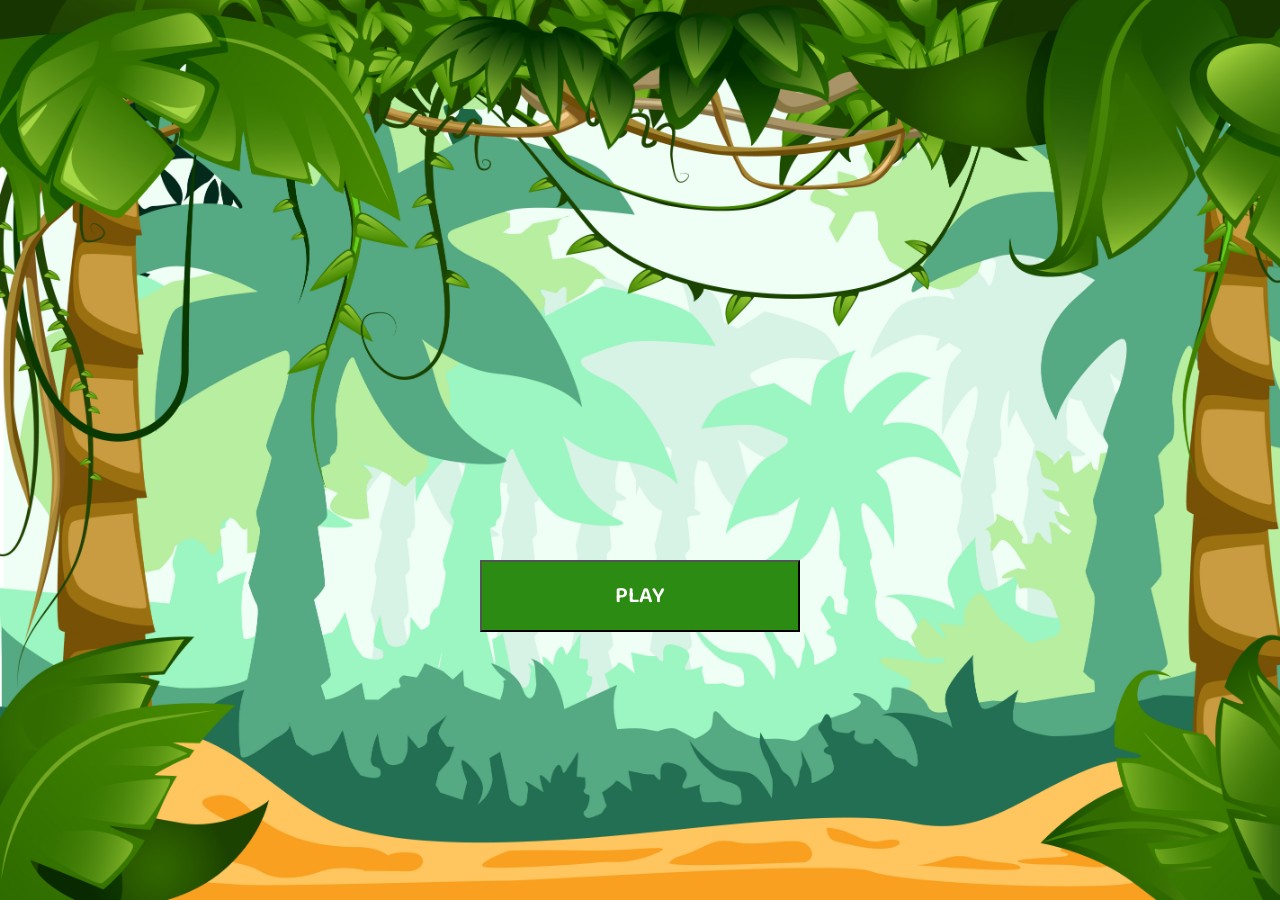
<file: index.html>
<!DOCTYPE html>
<html lang="en">

<head>
    <meta charset="UTF-8">
    <meta name="viewport" content="width=device-width, initial-scale=1.0">
    <meta name="viewport" content="width=device-width, initial-scale=1.0, user-scalable=no">
    <title>Snake Ladder</title>
    <link rel="stylesheet" href="./css/styles.css">
    <link rel="shortcut icon" href="./favicon.png" type="image/x-icon">
</head>

<body >
    <div id="loader-container">
        <div class="loader">Waiting for opponent...</div>
    </div>


    <div id="menu">
        <div class="menu__container">
            <button id="playComputerBtn">Play</button>
        </div>
    </div>

    <div id="playground">
        <div id="boardWrapper">
            <div id="gameBoard">
                <div class="player" id="redPlayerPiece">
                    <span class="player-name">Red</span>
                </div>
                <div class="player" id="greenPlayerPiece">
                    <span class="player-name">Green</span>
                </div>
                <!-- <div class="player" id="bluePlayerPiece">
                    <span class="player-name">Blue</span>
                </div>
                <div class="player" id="yellowPlayerPiece">
                    <span class="player-name">Yellow</span>
                </div> -->
    
                <div class="player" id="computerPlayerPiece">
                    <span class="player-name">Green</span>
                </div>
    
                <div id="startingLinePlayers"></div>
                

                <div class="tray1">
                    <div class="playerImg1">Player 1</div>
                    <button id="superplay" disabled>
                        <div id="dice1"></div>
                    </button>
                </div>
                <div class="tray2">
                        <div id="dice2"></div>
                    <div class="playerImg1">Player 2</div>

                </div>
    
                <div id="gamePodium">
                </div>
            </div>
        </div>
    
        <div class="controller">
            <button class="play" id="red"></button>
            <button class="play" id="green"></button>
            <button class="play" id="computer"></button>
        </div>
        <div id="log" style="display: none;"></div>
    </div>

    <button id="resetBtn" >
        <img src="./icons/arrow-clockwise.svg" alt="Restart" title="Reset">
    </button>

    <div class="popup" id="popup">
        <div class="popup-content">
            <p>You None</p>
            <button class="close-btn" id="closeBtn">Continue</button>
        </div>
    </div>

    <div class="popupBack" id="popupBack">
        <div class="popupBack-content">
            <button id="exitBtn" class="popupBack-button">Leave Game</button>
            <button id="continueBtn" class="popupBack-button">Continue</button>
        </div>
    </div>



    <script src="photon-javascript-sdk_v4-3-1-0/lib/photon-em.min.js"></script>
    <script src="./js/constant.js"></script>
    <script src="./js/player.js"></script>
    <script src="./js/board.js"></script>
    <!-- <script src="./js/PhotonManager.js"></script> -->
    <script src="./js/app.js"></script>
    <script>
        window.addEventListener('load', function () {
            document.getElementById('popup').style.opacity = 1;
            document.getElementById('popup').style.display = 'none';
            document.getElementById('popupBack').style.display = 'none';
           document.getElementById('popupBack').style.opacity = 1;
           document.getElementById('resetBtn').style.display = 'none';
           document.getElementById('resetBtn').style.opacity = 1;
           
            document.getElementById('loader-container').style.display = 'none'; // Hide the loader
        });
    </script>
</body>

</html>
</file>
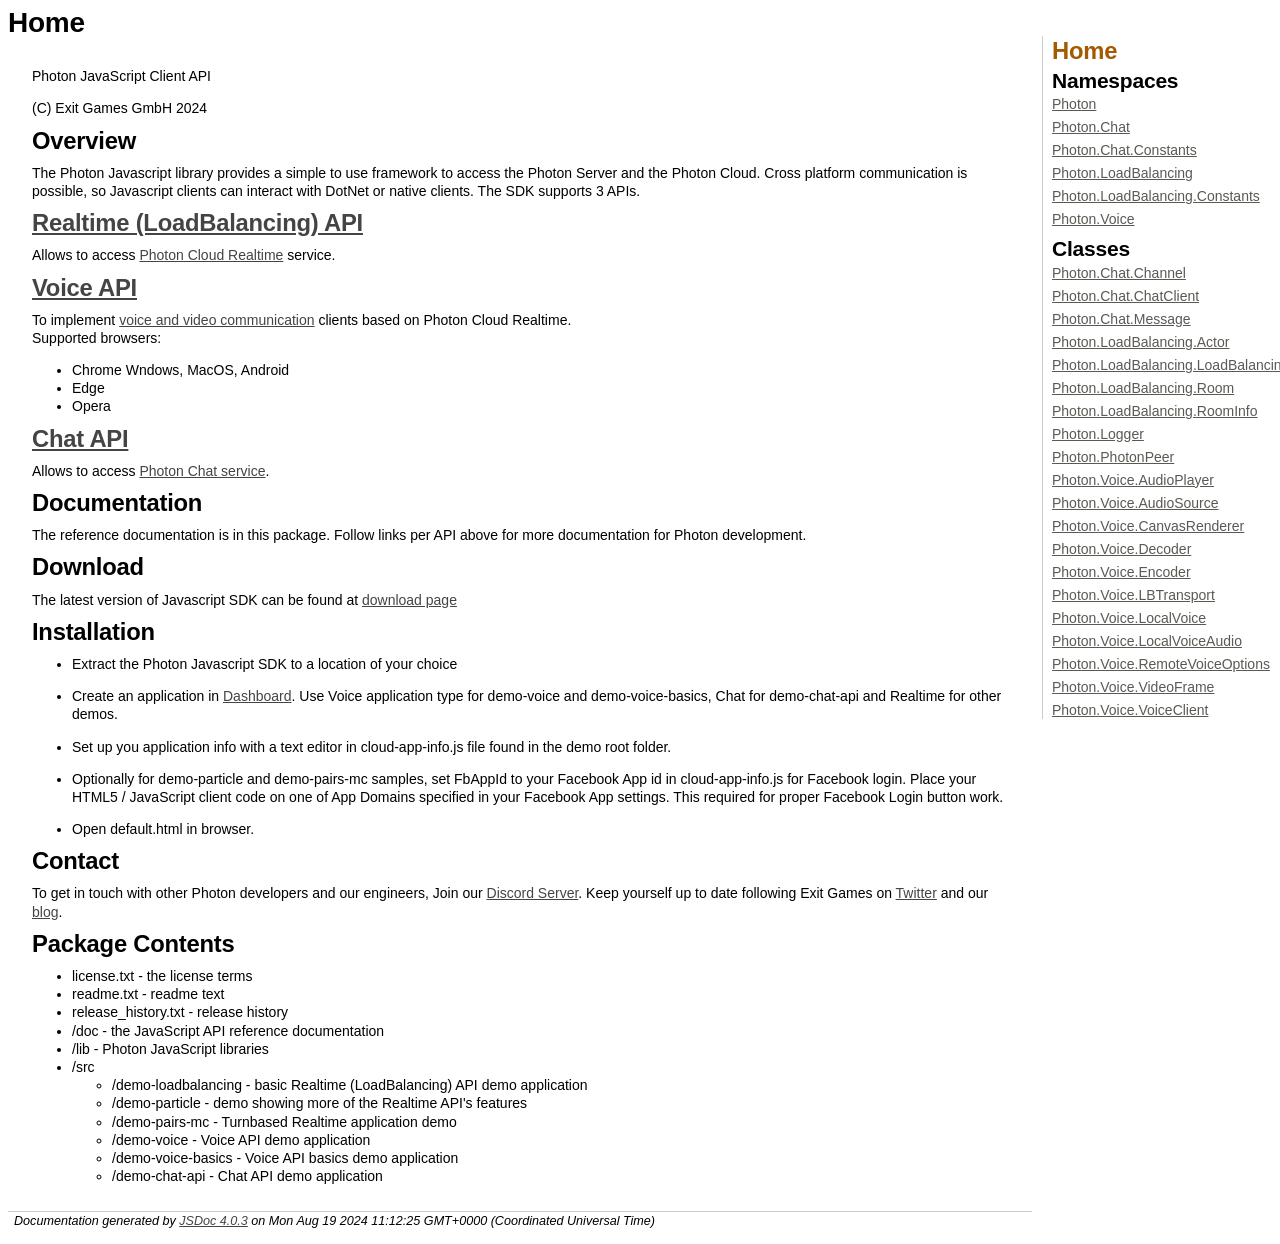
<file: photon-javascript-sdk_v4-3-1-0/doc/index.html>
<!DOCTYPE html>
<html lang="en">
<head>
    <meta charset="utf-8">
    <title>JSDoc: Home</title>

    <script src="scripts/prettify/prettify.js"> </script>
    <script src="scripts/prettify/lang-css.js"> </script>
    <!--[if lt IE 9]>
      <script src="//html5shiv.googlecode.com/svn/trunk/html5.js"></script>
    <![endif]-->
    <link type="text/css" rel="stylesheet" href="styles/prettify-tomorrow.css">
    <link type="text/css" rel="stylesheet" href="styles/jsdoc-default.css">
</head>

<body>

<div id="main">

    <h1 class="page-title">Home</h1>

    



    


    <h3> </h3>










    




    <section>
        <article><p>Photon JavaScript Client API</p>
<p>(C) Exit Games GmbH 2024</p>
<h2>Overview</h2>
<p>The Photon Javascript library provides a simple to use framework to access the Photon Server and the Photon Cloud.
Cross platform communication is possible, so Javascript clients can interact with DotNet or native clients.
The SDK supports 3 APIs.</p>
<h2><a href="Photon.LoadBalancing.html">Realtime (LoadBalancing) API</a></h2>
<p>Allows to access <a href="https://doc.photonengine.com/en-us/realtime/current/getting-started/realtime-intro">Photon Cloud Realtime</a> service.</p>
<h2><a href="Photon.Voice.html">Voice API</a></h2>
<p>To implement <a href="https://doc.photonengine.com/en-us/voice/current/getting-started/voice-intro">voice and video communication</a> clients based on Photon Cloud Realtime.<br>
Supported browsers:</p>
<ul>
<li>Chrome Wndows, MacOS, Android</li>
<li>Edge</li>
<li>Opera</li>
</ul>
<h2><a href="Photon.Chat.html">Chat API</a></h2>
<p>Allows to access <a href="https://doc.photonengine.com/en-us/chat/current/getting-started/chat-intro">Photon Chat service</a>.</p>
<h2>Documentation</h2>
<p>The reference documentation is in this package. Follow links per API above for more documentation for Photon development.</p>
<h2>Download</h2>
<p>The latest version of Javascript SDK can be found at <a href="https://www.photonengine.com/sdks#realtime-sdkrealtimejavascript">download page</a></p>
<h2>Installation</h2>
<ul>
<li>
<p>Extract the Photon Javascript SDK to a location of your choice</p>
</li>
<li>
<p>Create an application in <a href="https://dashboard.photonengine.com/">Dashboard</a>.
Use Voice application type for demo-voice and demo-voice-basics, Chat for demo-chat-api and Realtime for other demos.</p>
</li>
<li>
<p>Set up you application info with a text editor in cloud-app-info.js file found in the demo root folder.</p>
</li>
<li>
<p>Optionally for demo-particle and demo-pairs-mc samples, set FbAppId to your Facebook App id
in cloud-app-info.js for Facebook login. Place your HTML5 / JavaScript client code on one of
App Domains specified in your Facebook App settings. This required for proper Facebook Login
button work.</p>
</li>
<li>
<p>Open default.html in browser.</p>
</li>
</ul>
<h2>Contact</h2>
<p>To get in touch with other Photon developers and our engineers, Join our <a href="https://dashboard.photonengine.com/account/profile">Discord Server</a>.
Keep yourself up to date following Exit Games on <a href="http://twitter.com/exitgames">Twitter</a> and our <a href="http://blog.photonengine.com">blog</a>.</p>
<h2>Package Contents</h2>
<ul>
<li>license.txt         - the license terms</li>
<li>readme.txt          - readme text</li>
<li>release_history.txt - release history</li>
<li>/doc                - the JavaScript API reference documentation</li>
<li>/lib                - Photon JavaScript libraries</li>
<li>/src
<ul>
<li>/demo-loadbalancing     - basic Realtime (LoadBalancing) API demo application</li>
<li>/demo-particle          - demo showing more of the Realtime API's features</li>
<li>/demo-pairs-mc          - Turnbased Realtime application demo</li>
<li>/demo-voice             - Voice API demo application</li>
<li>/demo-voice-basics      - Voice API basics demo application</li>
<li>/demo-chat-api          - Chat API demo application</li>
</ul>
</li>
</ul></article>
    </section>






</div>

<nav>
    <h2><a href="index.html">Home</a></h2><h3>Namespaces</h3><ul><li><a href="Photon.html">Photon</a></li><li><a href="Photon.Chat.html">Photon.Chat</a></li><li><a href="Photon.Chat.Constants.html">Photon.Chat.Constants</a></li><li><a href="Photon.LoadBalancing.html">Photon.LoadBalancing</a></li><li><a href="Photon.LoadBalancing.Constants.html">Photon.LoadBalancing.Constants</a></li><li><a href="Photon.Voice.html">Photon.Voice</a></li></ul><h3>Classes</h3><ul><li><a href="Photon.Chat.Channel.html">Photon.Chat.Channel</a></li><li><a href="Photon.Chat.ChatClient.html">Photon.Chat.ChatClient</a></li><li><a href="Photon.Chat.Message.html">Photon.Chat.Message</a></li><li><a href="Photon.LoadBalancing.Actor.html">Photon.LoadBalancing.Actor</a></li><li><a href="Photon.LoadBalancing.LoadBalancingClient.html">Photon.LoadBalancing.LoadBalancingClient</a></li><li><a href="Photon.LoadBalancing.Room.html">Photon.LoadBalancing.Room</a></li><li><a href="Photon.LoadBalancing.RoomInfo.html">Photon.LoadBalancing.RoomInfo</a></li><li><a href="Photon.Logger.html">Photon.Logger</a></li><li><a href="Photon.PhotonPeer.html">Photon.PhotonPeer</a></li><li><a href="Photon.Voice.AudioPlayer.html">Photon.Voice.AudioPlayer</a></li><li><a href="Photon.Voice.AudioSource.html">Photon.Voice.AudioSource</a></li><li><a href="Photon.Voice.CanvasRenderer.html">Photon.Voice.CanvasRenderer</a></li><li><a href="Photon.Voice.Decoder.html">Photon.Voice.Decoder</a></li><li><a href="Photon.Voice.Encoder.html">Photon.Voice.Encoder</a></li><li><a href="Photon.Voice.LBTransport.html">Photon.Voice.LBTransport</a></li><li><a href="Photon.Voice.LocalVoice.html">Photon.Voice.LocalVoice</a></li><li><a href="Photon.Voice.LocalVoiceAudio.html">Photon.Voice.LocalVoiceAudio</a></li><li><a href="Photon.Voice.RemoteVoiceOptions.html">Photon.Voice.RemoteVoiceOptions</a></li><li><a href="Photon.Voice.VideoFrame.html">Photon.Voice.VideoFrame</a></li><li><a href="Photon.Voice.VoiceClient.html">Photon.Voice.VoiceClient</a></li></ul>
</nav>

<br class="clear">

<footer>
    Documentation generated by <a href="https://github.com/jsdoc/jsdoc">JSDoc 4.0.3</a> on Mon Aug 19 2024 11:12:25 GMT+0000 (Coordinated Universal Time)
</footer>

<script> prettyPrint(); </script>
<script src="scripts/linenumber.js"> </script>
</body>
</html>
</file>
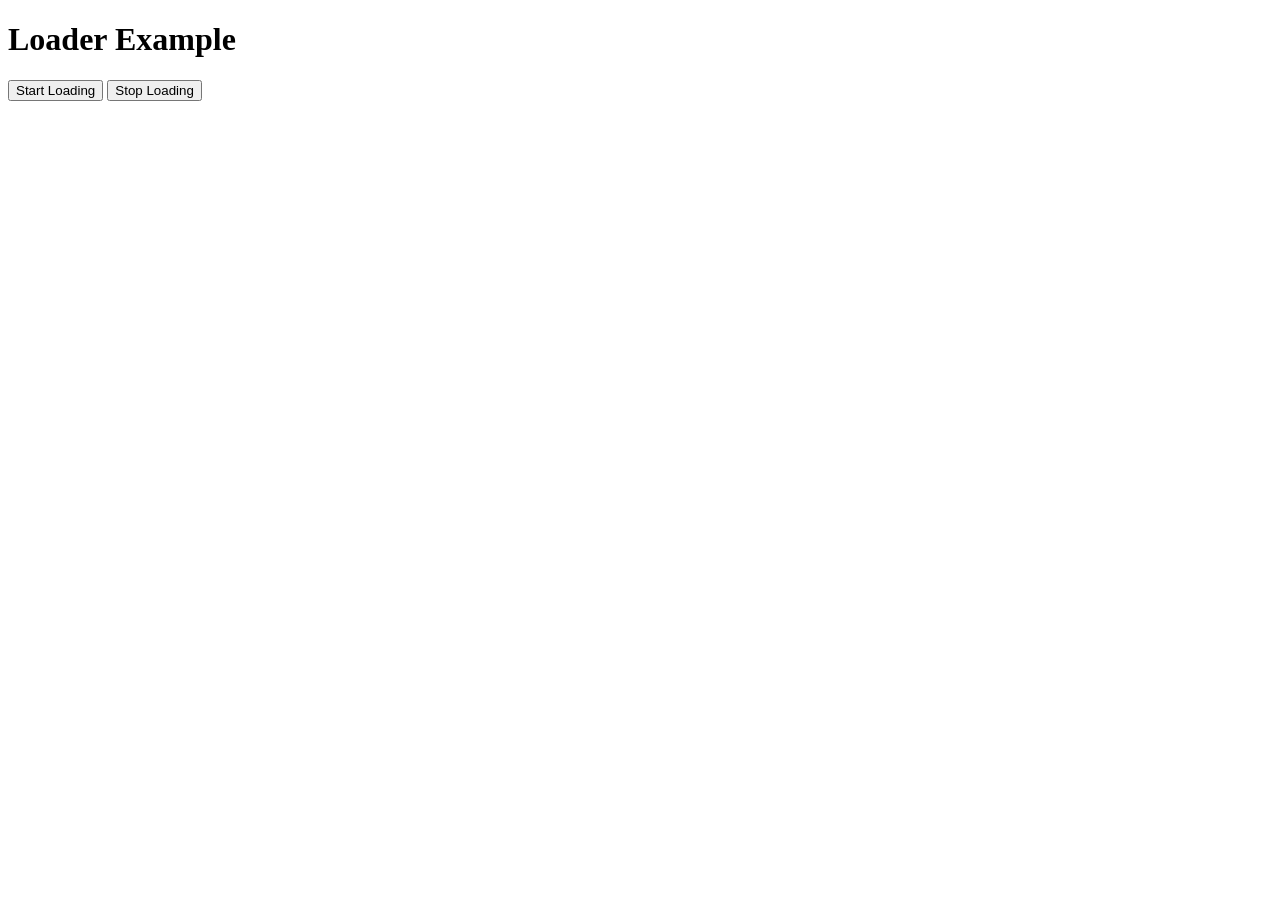
<file: Untitled-1.html>
<!DOCTYPE html>
<html lang="en">
<head>
    <meta charset="UTF-8">
    <meta name="viewport" content="width=device-width, initial-scale=1.0">
    <title>Loader Example</title>

</head>
<body>
    <h1>Loader Example</h1>
    <button onclick="startLoading()">Start Loading</button>
    <button onclick="stopLoading()">Stop Loading</button>

    <script>
        function startLoading() {
            document.body.classList.add('loading');
        }

        function stopLoading() {
            document.body.classList.remove('loading');
        }

        // Simulate loading completion
        window.addEventListener('load', function () {
            stopLoading(); // Hide the loader once the page has fully loaded
        });
    </script>
</body>
</html>
</file>
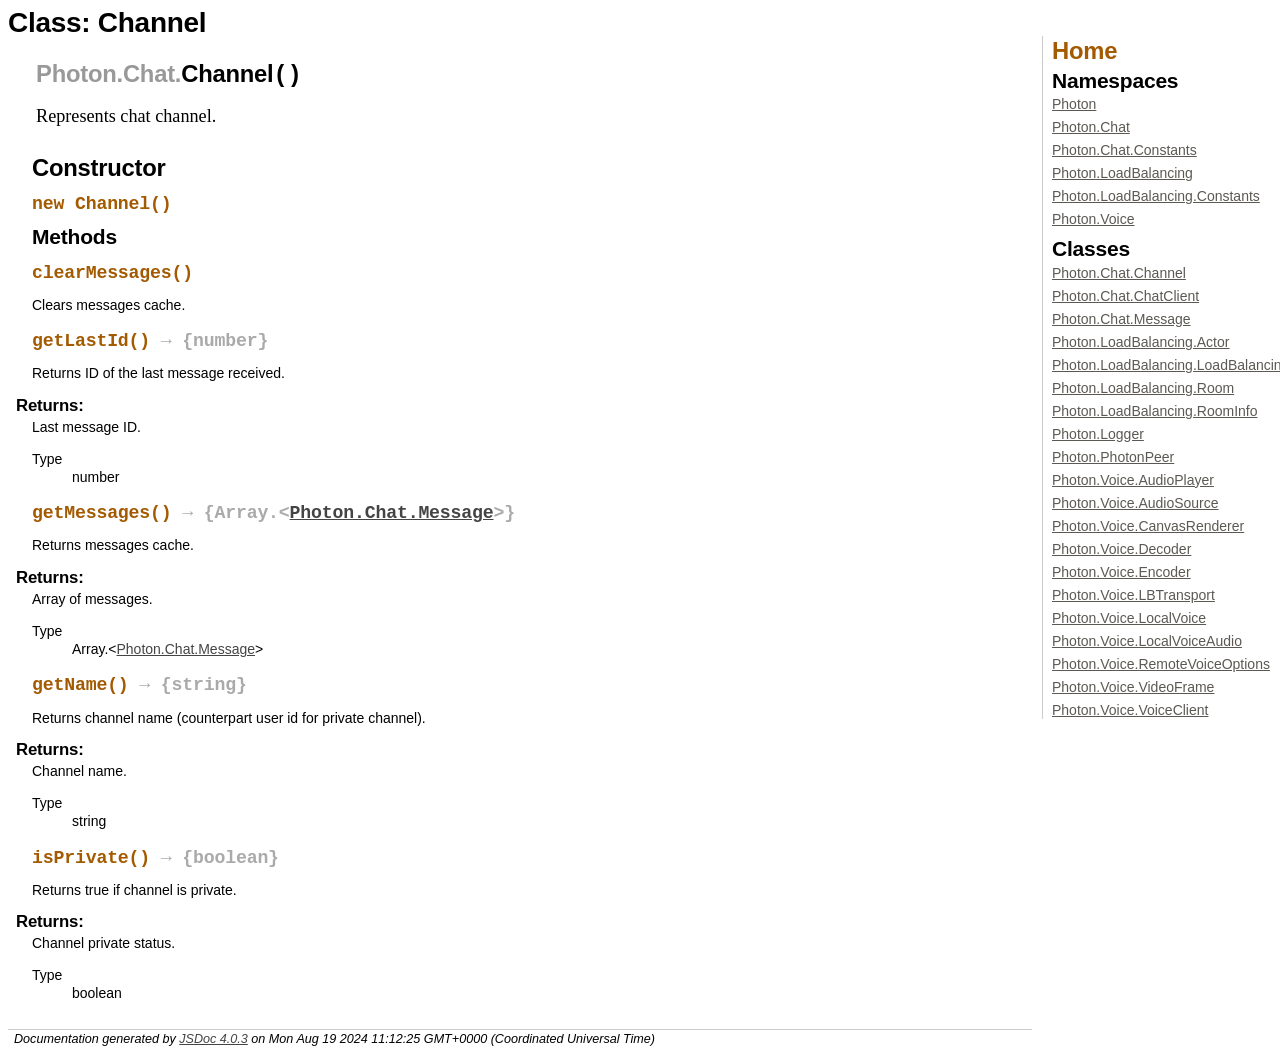
<file: photon-javascript-sdk_v4-3-1-0/doc/Photon.Chat.Channel.html>
<!DOCTYPE html>
<html lang="en">
<head>
    <meta charset="utf-8">
    <title>JSDoc: Class: Channel</title>

    <script src="scripts/prettify/prettify.js"> </script>
    <script src="scripts/prettify/lang-css.js"> </script>
    <!--[if lt IE 9]>
      <script src="//html5shiv.googlecode.com/svn/trunk/html5.js"></script>
    <![endif]-->
    <link type="text/css" rel="stylesheet" href="styles/prettify-tomorrow.css">
    <link type="text/css" rel="stylesheet" href="styles/jsdoc-default.css">
</head>

<body>

<div id="main">

    <h1 class="page-title">Class: Channel</h1>

    




<section>

<header>
    
        <h2><span class="attribs"><span class="type-signature"></span></span>
            <span class="ancestors"><a href="Photon.html">Photon</a><a href="Photon.Chat.html">.Chat</a>.</span>Channel<span class="signature">()</span><span class="type-signature"></span></h2>
        
            <div class="class-description">Represents chat channel.</div>
        
    
</header>

<article>
    <div class="container-overview">
    
        

    
    <h2>Constructor</h2>
    

    
    <h4 class="name" id="Channel"><span class="type-signature"></span>new Channel<span class="signature">()</span><span class="type-signature"></span></h4>
    

    















<dl class="details">

    

    

    

    

    

    

    

    

    

    

    

    

    

    

    

    
</dl>




















    
    </div>

    

    

    

    

    

    

    

    
        <h3 class="subsection-title">Methods</h3>

        
            

    

    
    <h4 class="name" id="clearMessages"><span class="type-signature"></span>clearMessages<span class="signature">()</span><span class="type-signature"></span></h4>
    

    
    <p class="summary">Clears messages cache.</p>
    















<dl class="details">

    

    

    

    

    

    

    

    

    

    

    

    

    

    

    

    
</dl>




















        
            

    

    
    <h4 class="name" id="getLastId"><span class="type-signature"></span>getLastId<span class="signature">()</span><span class="type-signature"> &rarr; {number}</span></h4>
    

    
    <p class="summary">Returns ID of the last message received.</p>
    















<dl class="details">

    

    

    

    

    

    

    

    

    

    

    

    

    

    

    

    
</dl>















<h5>Returns:</h5>

        
<div class="param-desc">
    Last message ID.
</div>



<dl>
    <dt>
        Type
    </dt>
    <dd>
        
<span class="param-type">number</span>


    </dd>
</dl>

    





        
            

    

    
    <h4 class="name" id="getMessages"><span class="type-signature"></span>getMessages<span class="signature">()</span><span class="type-signature"> &rarr; {Array.&lt;<a href="Photon.Chat.Message.html">Photon.Chat.Message</a>>}</span></h4>
    

    
    <p class="summary">Returns messages cache.</p>
    















<dl class="details">

    

    

    

    

    

    

    

    

    

    

    

    

    

    

    

    
</dl>















<h5>Returns:</h5>

        
<div class="param-desc">
    Array of messages.
</div>



<dl>
    <dt>
        Type
    </dt>
    <dd>
        
<span class="param-type">Array.&lt;<a href="Photon.Chat.Message.html">Photon.Chat.Message</a>></span>


    </dd>
</dl>

    





        
            

    

    
    <h4 class="name" id="getName"><span class="type-signature"></span>getName<span class="signature">()</span><span class="type-signature"> &rarr; {string}</span></h4>
    

    
    <p class="summary">Returns channel name (counterpart user id for private channel).</p>
    















<dl class="details">

    

    

    

    

    

    

    

    

    

    

    

    

    

    

    

    
</dl>















<h5>Returns:</h5>

        
<div class="param-desc">
    Channel name.
</div>



<dl>
    <dt>
        Type
    </dt>
    <dd>
        
<span class="param-type">string</span>


    </dd>
</dl>

    





        
            

    

    
    <h4 class="name" id="isPrivate"><span class="type-signature"></span>isPrivate<span class="signature">()</span><span class="type-signature"> &rarr; {boolean}</span></h4>
    

    
    <p class="summary">Returns true if channel is private.</p>
    















<dl class="details">

    

    

    

    

    

    

    

    

    

    

    

    

    

    

    

    
</dl>















<h5>Returns:</h5>

        
<div class="param-desc">
    Channel private status.
</div>



<dl>
    <dt>
        Type
    </dt>
    <dd>
        
<span class="param-type">boolean</span>


    </dd>
</dl>

    





        
    

    

    
</article>

</section>




</div>

<nav>
    <h2><a href="index.html">Home</a></h2><h3>Namespaces</h3><ul><li><a href="Photon.html">Photon</a></li><li><a href="Photon.Chat.html">Photon.Chat</a></li><li><a href="Photon.Chat.Constants.html">Photon.Chat.Constants</a></li><li><a href="Photon.LoadBalancing.html">Photon.LoadBalancing</a></li><li><a href="Photon.LoadBalancing.Constants.html">Photon.LoadBalancing.Constants</a></li><li><a href="Photon.Voice.html">Photon.Voice</a></li></ul><h3>Classes</h3><ul><li><a href="Photon.Chat.Channel.html">Photon.Chat.Channel</a></li><li><a href="Photon.Chat.ChatClient.html">Photon.Chat.ChatClient</a></li><li><a href="Photon.Chat.Message.html">Photon.Chat.Message</a></li><li><a href="Photon.LoadBalancing.Actor.html">Photon.LoadBalancing.Actor</a></li><li><a href="Photon.LoadBalancing.LoadBalancingClient.html">Photon.LoadBalancing.LoadBalancingClient</a></li><li><a href="Photon.LoadBalancing.Room.html">Photon.LoadBalancing.Room</a></li><li><a href="Photon.LoadBalancing.RoomInfo.html">Photon.LoadBalancing.RoomInfo</a></li><li><a href="Photon.Logger.html">Photon.Logger</a></li><li><a href="Photon.PhotonPeer.html">Photon.PhotonPeer</a></li><li><a href="Photon.Voice.AudioPlayer.html">Photon.Voice.AudioPlayer</a></li><li><a href="Photon.Voice.AudioSource.html">Photon.Voice.AudioSource</a></li><li><a href="Photon.Voice.CanvasRenderer.html">Photon.Voice.CanvasRenderer</a></li><li><a href="Photon.Voice.Decoder.html">Photon.Voice.Decoder</a></li><li><a href="Photon.Voice.Encoder.html">Photon.Voice.Encoder</a></li><li><a href="Photon.Voice.LBTransport.html">Photon.Voice.LBTransport</a></li><li><a href="Photon.Voice.LocalVoice.html">Photon.Voice.LocalVoice</a></li><li><a href="Photon.Voice.LocalVoiceAudio.html">Photon.Voice.LocalVoiceAudio</a></li><li><a href="Photon.Voice.RemoteVoiceOptions.html">Photon.Voice.RemoteVoiceOptions</a></li><li><a href="Photon.Voice.VideoFrame.html">Photon.Voice.VideoFrame</a></li><li><a href="Photon.Voice.VoiceClient.html">Photon.Voice.VoiceClient</a></li></ul>
</nav>

<br class="clear">

<footer>
    Documentation generated by <a href="https://github.com/jsdoc/jsdoc">JSDoc 4.0.3</a> on Mon Aug 19 2024 11:12:25 GMT+0000 (Coordinated Universal Time)
</footer>

<script> prettyPrint(); </script>
<script src="scripts/linenumber.js"> </script>
</body>
</html>
</file>
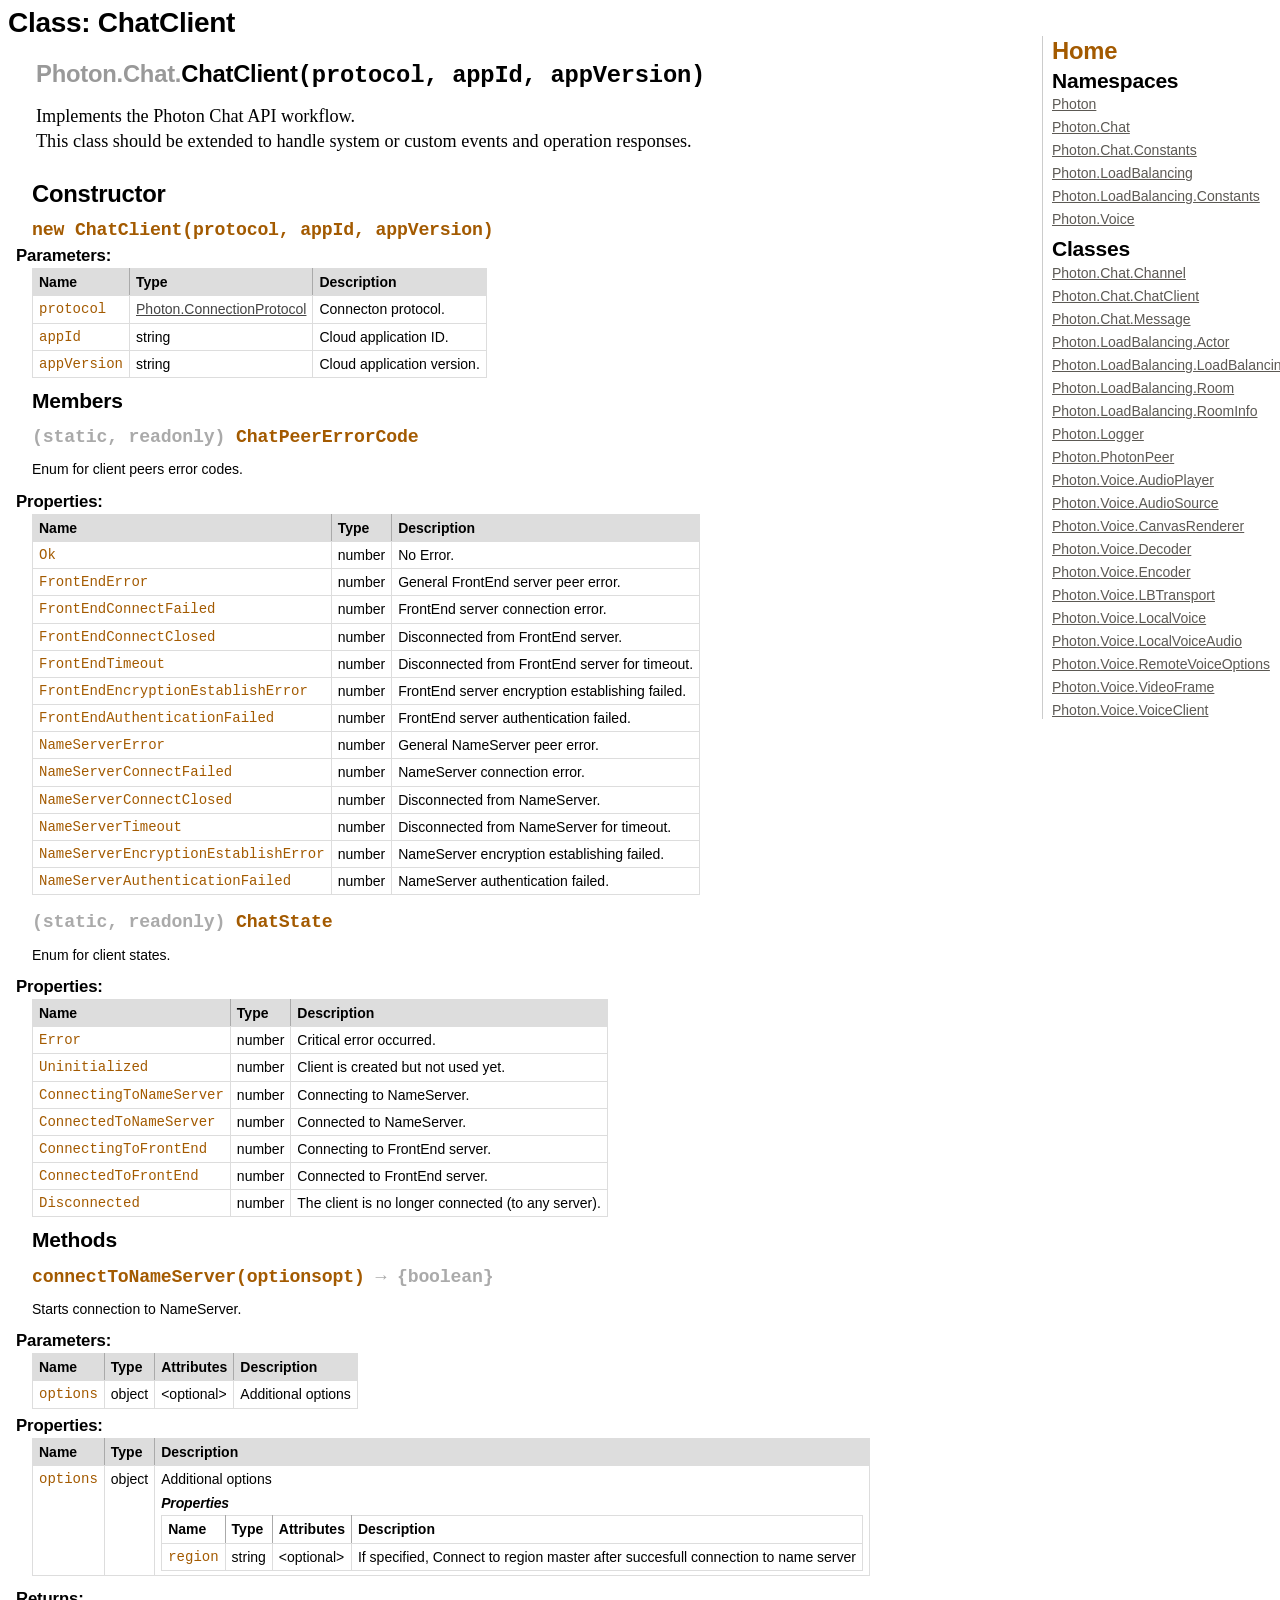
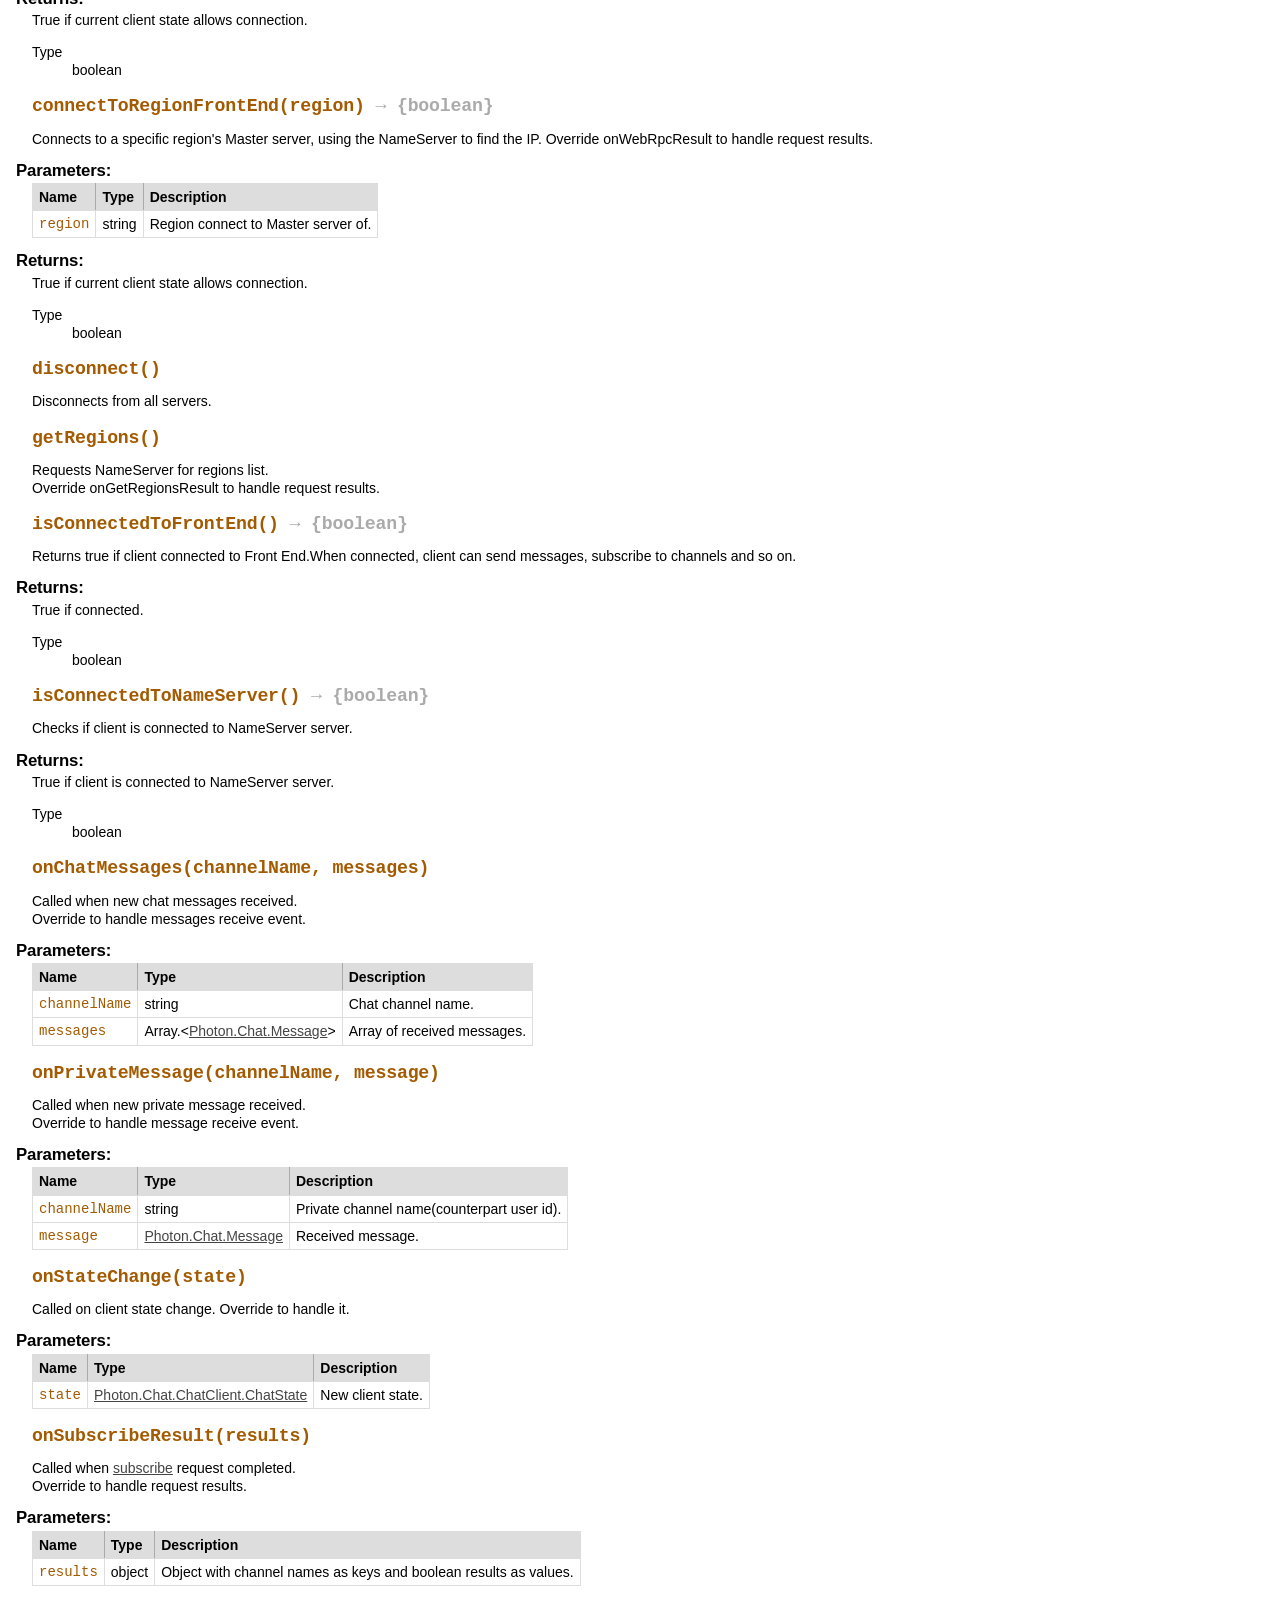
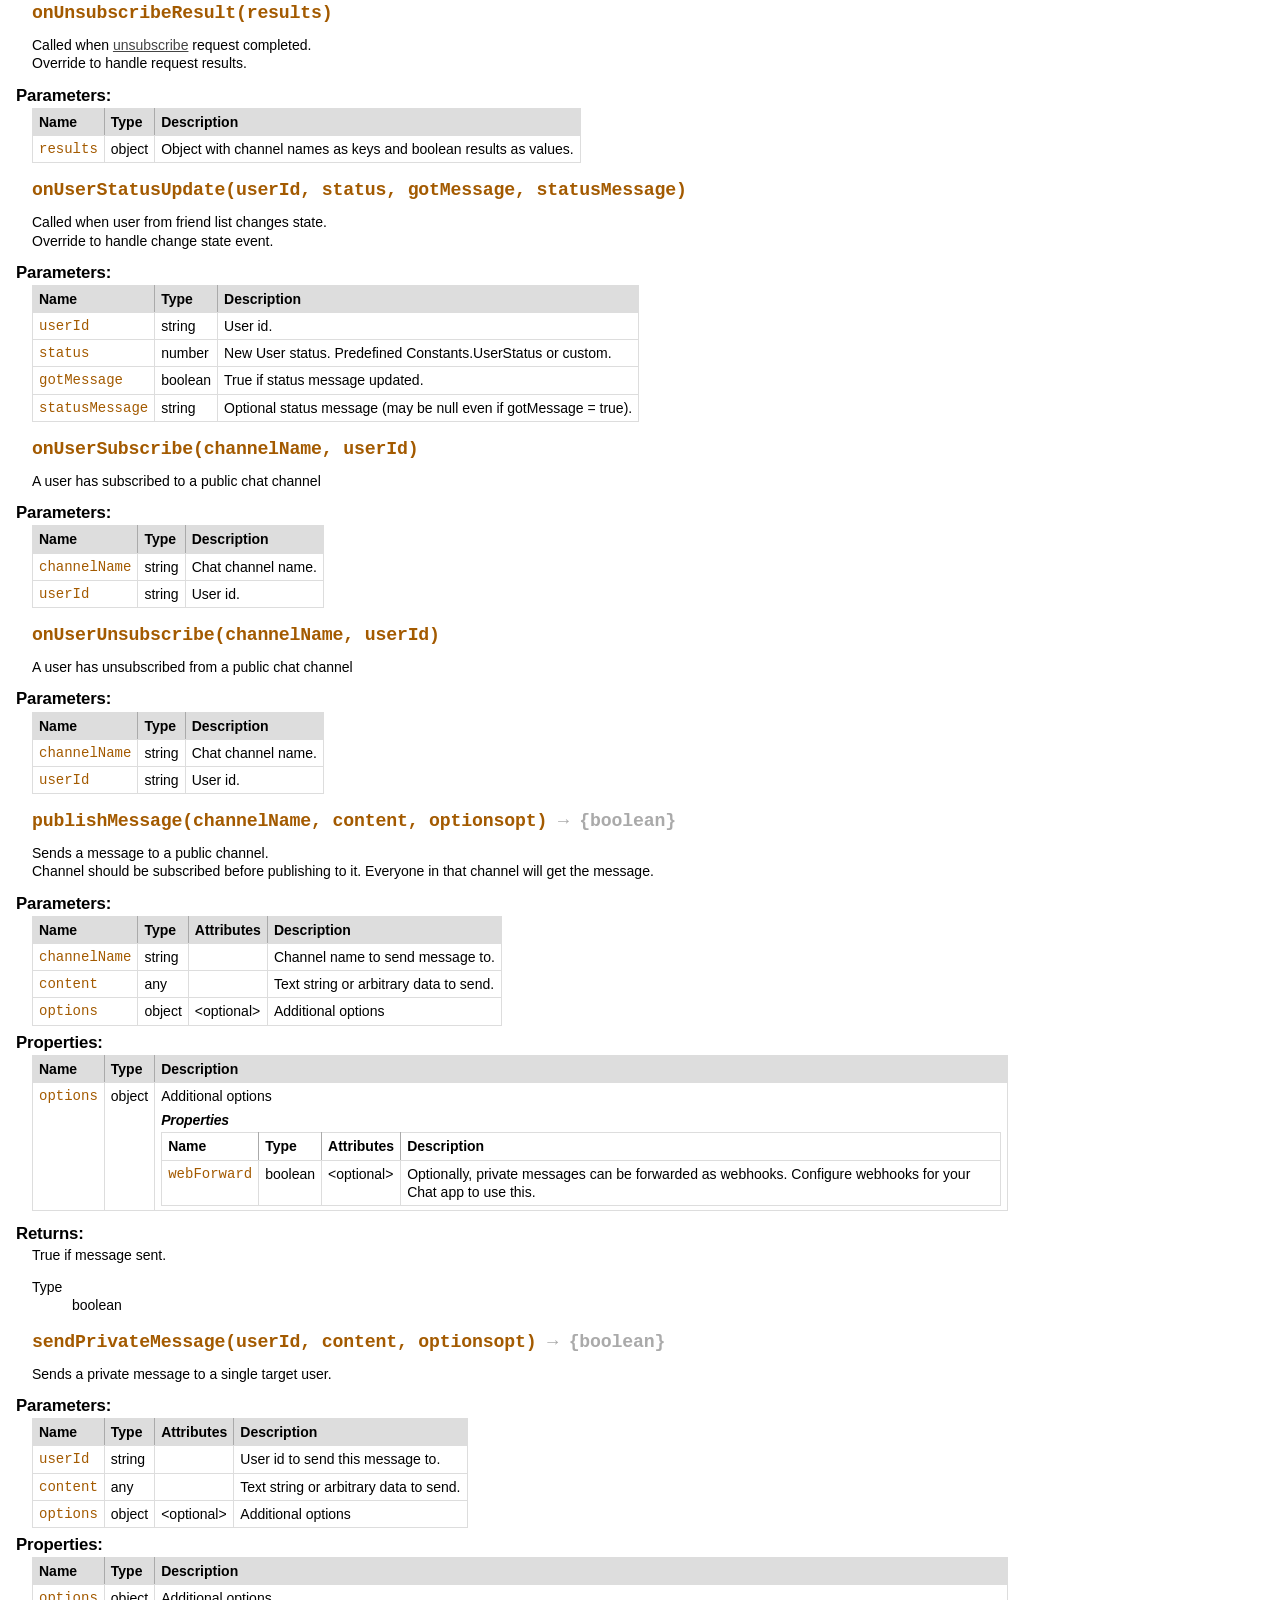
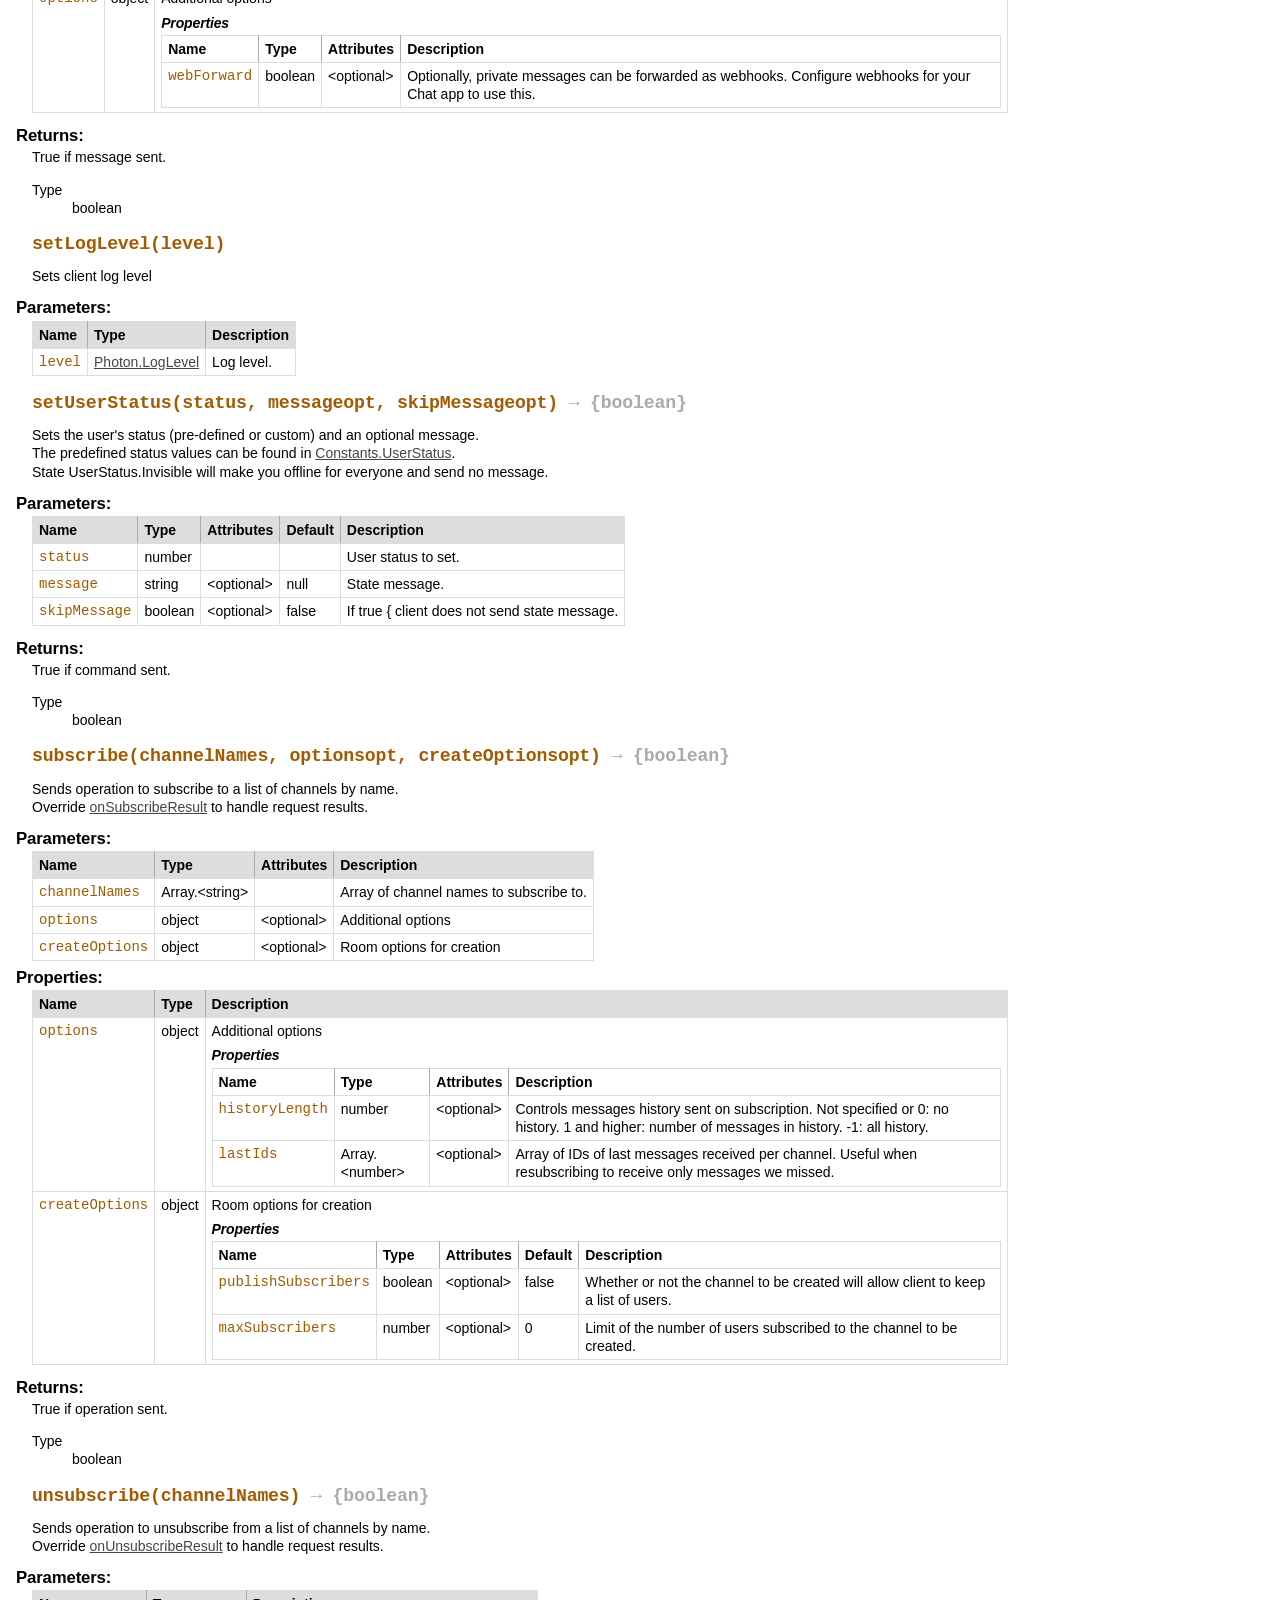
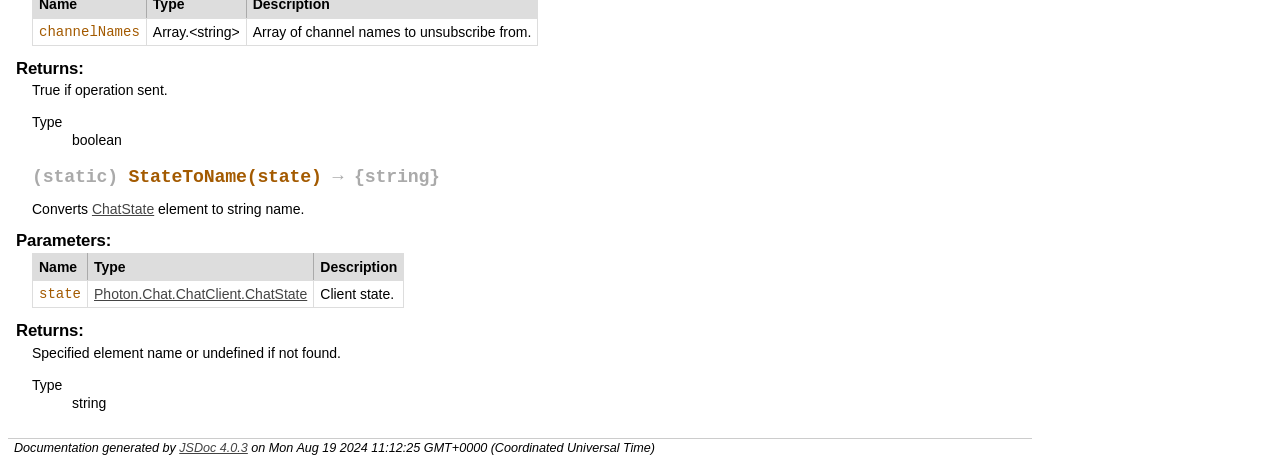
<file: photon-javascript-sdk_v4-3-1-0/doc/Photon.Chat.ChatClient.html>
<!DOCTYPE html>
<html lang="en">
<head>
    <meta charset="utf-8">
    <title>JSDoc: Class: ChatClient</title>

    <script src="scripts/prettify/prettify.js"> </script>
    <script src="scripts/prettify/lang-css.js"> </script>
    <!--[if lt IE 9]>
      <script src="//html5shiv.googlecode.com/svn/trunk/html5.js"></script>
    <![endif]-->
    <link type="text/css" rel="stylesheet" href="styles/prettify-tomorrow.css">
    <link type="text/css" rel="stylesheet" href="styles/jsdoc-default.css">
</head>

<body>

<div id="main">

    <h1 class="page-title">Class: ChatClient</h1>

    




<section>

<header>
    
        <h2><span class="attribs"><span class="type-signature"></span></span>
            <span class="ancestors"><a href="Photon.html">Photon</a><a href="Photon.Chat.html">.Chat</a>.</span>ChatClient<span class="signature">(protocol, appId, appVersion)</span><span class="type-signature"></span></h2>
        
            <div class="class-description">Implements the Photon Chat API workflow.<br/>
                This class should be extended to handle system or custom events and operation responses.<br/></div>
        
    
</header>

<article>
    <div class="container-overview">
    
        

    
    <h2>Constructor</h2>
    

    
    <h4 class="name" id="ChatClient"><span class="type-signature"></span>new ChatClient<span class="signature">(protocol, appId, appVersion)</span><span class="type-signature"></span></h4>
    

    











    <h5>Parameters:</h5>
    

<table class="params">
    <thead>
    <tr>
        
        <th>Name</th>
        

        <th>Type</th>

        

        

        <th class="last">Description</th>
    </tr>
    </thead>

    <tbody>
    

        <tr>
            
                <td class="name"><code>protocol</code></td>
            

            <td class="type">
            
                
<span class="param-type"><a href="Photon.html#.ConnectionProtocol">Photon.ConnectionProtocol</a></span>


            
            </td>

            

            

            <td class="description last">Connecton protocol.</td>
        </tr>

    

        <tr>
            
                <td class="name"><code>appId</code></td>
            

            <td class="type">
            
                
<span class="param-type">string</span>


            
            </td>

            

            

            <td class="description last">Cloud application ID.</td>
        </tr>

    

        <tr>
            
                <td class="name"><code>appVersion</code></td>
            

            <td class="type">
            
                
<span class="param-type">string</span>


            
            </td>

            

            

            <td class="description last">Cloud application version.</td>
        </tr>

    
    </tbody>
</table>






<dl class="details">

    

    

    

    

    

    

    

    

    

    

    

    

    

    

    

    
</dl>




















    
    </div>

    

    

    

    

    

    

    
        <h3 class="subsection-title">Members</h3>

        
            
<h4 class="name" id=".ChatPeerErrorCode"><span class="type-signature">(static, readonly) </span>ChatPeerErrorCode<span class="type-signature"></span></h4>


<p class="summary">Enum for client peers error codes.</p>









    <h5 class="subsection-title">Properties:</h5>

    

<table class="props">
    <thead>
    <tr>
        
        <th>Name</th>
        

        <th>Type</th>

        

        

        <th class="last">Description</th>
    </tr>
    </thead>

    <tbody>
    

        <tr>
            
                <td class="name"><code>Ok</code></td>
            

            <td class="type">
            
                
<span class="param-type">number</span>


            
            </td>

            

            

            <td class="description last">No Error.</td>
        </tr>

    

        <tr>
            
                <td class="name"><code>FrontEndError</code></td>
            

            <td class="type">
            
                
<span class="param-type">number</span>


            
            </td>

            

            

            <td class="description last">General FrontEnd server peer error.</td>
        </tr>

    

        <tr>
            
                <td class="name"><code>FrontEndConnectFailed</code></td>
            

            <td class="type">
            
                
<span class="param-type">number</span>


            
            </td>

            

            

            <td class="description last">FrontEnd server connection error.</td>
        </tr>

    

        <tr>
            
                <td class="name"><code>FrontEndConnectClosed</code></td>
            

            <td class="type">
            
                
<span class="param-type">number</span>


            
            </td>

            

            

            <td class="description last">Disconnected from FrontEnd server.</td>
        </tr>

    

        <tr>
            
                <td class="name"><code>FrontEndTimeout</code></td>
            

            <td class="type">
            
                
<span class="param-type">number</span>


            
            </td>

            

            

            <td class="description last">Disconnected from FrontEnd server for timeout.</td>
        </tr>

    

        <tr>
            
                <td class="name"><code>FrontEndEncryptionEstablishError</code></td>
            

            <td class="type">
            
                
<span class="param-type">number</span>


            
            </td>

            

            

            <td class="description last">FrontEnd server encryption establishing failed.</td>
        </tr>

    

        <tr>
            
                <td class="name"><code>FrontEndAuthenticationFailed</code></td>
            

            <td class="type">
            
                
<span class="param-type">number</span>


            
            </td>

            

            

            <td class="description last">FrontEnd server authentication failed.</td>
        </tr>

    

        <tr>
            
                <td class="name"><code>NameServerError</code></td>
            

            <td class="type">
            
                
<span class="param-type">number</span>


            
            </td>

            

            

            <td class="description last">General NameServer peer error.</td>
        </tr>

    

        <tr>
            
                <td class="name"><code>NameServerConnectFailed</code></td>
            

            <td class="type">
            
                
<span class="param-type">number</span>


            
            </td>

            

            

            <td class="description last">NameServer connection error.</td>
        </tr>

    

        <tr>
            
                <td class="name"><code>NameServerConnectClosed</code></td>
            

            <td class="type">
            
                
<span class="param-type">number</span>


            
            </td>

            

            

            <td class="description last">Disconnected from NameServer.</td>
        </tr>

    

        <tr>
            
                <td class="name"><code>NameServerTimeout</code></td>
            

            <td class="type">
            
                
<span class="param-type">number</span>


            
            </td>

            

            

            <td class="description last">Disconnected from NameServer for timeout.</td>
        </tr>

    

        <tr>
            
                <td class="name"><code>NameServerEncryptionEstablishError</code></td>
            

            <td class="type">
            
                
<span class="param-type">number</span>


            
            </td>

            

            

            <td class="description last">NameServer encryption establishing failed.</td>
        </tr>

    

        <tr>
            
                <td class="name"><code>NameServerAuthenticationFailed</code></td>
            

            <td class="type">
            
                
<span class="param-type">number</span>


            
            </td>

            

            

            <td class="description last">NameServer authentication failed.</td>
        </tr>

    
    </tbody>
</table>




<dl class="details">

    

    

    

    

    

    

    

    

    

    

    

    

    

    

    

    
</dl>






        
            
<h4 class="name" id=".ChatState"><span class="type-signature">(static, readonly) </span>ChatState<span class="type-signature"></span></h4>


<p class="summary">Enum for client states.</p>









    <h5 class="subsection-title">Properties:</h5>

    

<table class="props">
    <thead>
    <tr>
        
        <th>Name</th>
        

        <th>Type</th>

        

        

        <th class="last">Description</th>
    </tr>
    </thead>

    <tbody>
    

        <tr>
            
                <td class="name"><code>Error</code></td>
            

            <td class="type">
            
                
<span class="param-type">number</span>


            
            </td>

            

            

            <td class="description last">Critical error occurred.</td>
        </tr>

    

        <tr>
            
                <td class="name"><code>Uninitialized</code></td>
            

            <td class="type">
            
                
<span class="param-type">number</span>


            
            </td>

            

            

            <td class="description last">Client is created but not used yet.</td>
        </tr>

    

        <tr>
            
                <td class="name"><code>ConnectingToNameServer</code></td>
            

            <td class="type">
            
                
<span class="param-type">number</span>


            
            </td>

            

            

            <td class="description last">Connecting to NameServer.</td>
        </tr>

    

        <tr>
            
                <td class="name"><code>ConnectedToNameServer</code></td>
            

            <td class="type">
            
                
<span class="param-type">number</span>


            
            </td>

            

            

            <td class="description last">Connected to NameServer.</td>
        </tr>

    

        <tr>
            
                <td class="name"><code>ConnectingToFrontEnd</code></td>
            

            <td class="type">
            
                
<span class="param-type">number</span>


            
            </td>

            

            

            <td class="description last">Connecting to FrontEnd server.</td>
        </tr>

    

        <tr>
            
                <td class="name"><code>ConnectedToFrontEnd</code></td>
            

            <td class="type">
            
                
<span class="param-type">number</span>


            
            </td>

            

            

            <td class="description last">Connected to FrontEnd server.</td>
        </tr>

    

        <tr>
            
                <td class="name"><code>Disconnected</code></td>
            

            <td class="type">
            
                
<span class="param-type">number</span>


            
            </td>

            

            

            <td class="description last">The client is no longer connected (to any server).</td>
        </tr>

    
    </tbody>
</table>




<dl class="details">

    

    

    

    

    

    

    

    

    

    

    

    

    

    

    

    
</dl>






        
    

    
        <h3 class="subsection-title">Methods</h3>

        
            

    

    
    <h4 class="name" id="connectToNameServer"><span class="type-signature"></span>connectToNameServer<span class="signature">(options<span class="signature-attributes">opt</span>)</span><span class="type-signature"> &rarr; {boolean}</span></h4>
    

    
    <p class="summary">Starts connection to NameServer.</p>
    











    <h5>Parameters:</h5>
    

<table class="params">
    <thead>
    <tr>
        
        <th>Name</th>
        

        <th>Type</th>

        
        <th>Attributes</th>
        

        

        <th class="last">Description</th>
    </tr>
    </thead>

    <tbody>
    

        <tr>
            
                <td class="name"><code>options</code></td>
            

            <td class="type">
            
                
<span class="param-type">object</span>


            
            </td>

            
                <td class="attributes">
                
                    &lt;optional><br>
                

                

                
                </td>
            

            

            <td class="description last">Additional options</td>
        </tr>

    
    </tbody>
</table>






    <h5 class="subsection-title">Properties:</h5>

    

<table class="props">
    <thead>
    <tr>
        
        <th>Name</th>
        

        <th>Type</th>

        

        

        <th class="last">Description</th>
    </tr>
    </thead>

    <tbody>
    

        <tr>
            
                <td class="name"><code>options</code></td>
            

            <td class="type">
            
                
<span class="param-type">object</span>


            
            </td>

            

            

            <td class="description last">Additional options
                <h6>Properties</h6>

<table class="props">
    <thead>
    <tr>
        
        <th>Name</th>
        

        <th>Type</th>

        
        <th>Attributes</th>
        

        

        <th class="last">Description</th>
    </tr>
    </thead>

    <tbody>
    

        <tr>
            
                <td class="name"><code>region</code></td>
            

            <td class="type">
            
                
<span class="param-type">string</span>


            
            </td>

            
                <td class="attributes">
                
                    &lt;optional><br>
                

                
                </td>
            

            

            <td class="description last">If specified, Connect to region master after succesfull connection to name server</td>
        </tr>

    
    </tbody>
</table>

            </td>
        </tr>

    
    </tbody>
</table>




<dl class="details">

    

    

    

    

    

    

    

    

    

    

    

    

    

    

    

    
</dl>















<h5>Returns:</h5>

        
<div class="param-desc">
    True if current client state allows connection.
</div>



<dl>
    <dt>
        Type
    </dt>
    <dd>
        
<span class="param-type">boolean</span>


    </dd>
</dl>

    





        
            

    

    
    <h4 class="name" id="connectToRegionFrontEnd"><span class="type-signature"></span>connectToRegionFrontEnd<span class="signature">(region)</span><span class="type-signature"> &rarr; {boolean}</span></h4>
    

    
    <p class="summary">Connects to a specific region's Master server, using the NameServer to find the IP.
                Override onWebRpcResult to handle request results.<br/></p>
    











    <h5>Parameters:</h5>
    

<table class="params">
    <thead>
    <tr>
        
        <th>Name</th>
        

        <th>Type</th>

        

        

        <th class="last">Description</th>
    </tr>
    </thead>

    <tbody>
    

        <tr>
            
                <td class="name"><code>region</code></td>
            

            <td class="type">
            
                
<span class="param-type">string</span>


            
            </td>

            

            

            <td class="description last">Region connect to Master server of.</td>
        </tr>

    
    </tbody>
</table>






<dl class="details">

    

    

    

    

    

    

    

    

    

    

    

    

    

    

    

    
</dl>















<h5>Returns:</h5>

        
<div class="param-desc">
    True if current client state allows connection.
</div>



<dl>
    <dt>
        Type
    </dt>
    <dd>
        
<span class="param-type">boolean</span>


    </dd>
</dl>

    





        
            

    

    
    <h4 class="name" id="disconnect"><span class="type-signature"></span>disconnect<span class="signature">()</span><span class="type-signature"></span></h4>
    

    
    <p class="summary">Disconnects from all servers.</p>
    















<dl class="details">

    

    

    

    

    

    

    

    

    

    

    

    

    

    

    

    
</dl>




















        
            

    

    
    <h4 class="name" id="getRegions"><span class="type-signature"></span>getRegions<span class="signature">()</span><span class="type-signature"></span></h4>
    

    
    <p class="summary">Requests NameServer for regions list.<br/>
                Override onGetRegionsResult to handle request results.<br/></p>
    















<dl class="details">

    

    

    

    

    

    

    

    

    

    

    

    

    

    

    

    
</dl>




















        
            

    

    
    <h4 class="name" id="isConnectedToFrontEnd"><span class="type-signature"></span>isConnectedToFrontEnd<span class="signature">()</span><span class="type-signature"> &rarr; {boolean}</span></h4>
    

    
    <p class="summary">Returns true if client connected to Front End.When connected, client can send messages, subscribe to channels and so on.</p>
    















<dl class="details">

    

    

    

    

    

    

    

    

    

    

    

    

    

    

    

    
</dl>















<h5>Returns:</h5>

        
<div class="param-desc">
    True if connected.
</div>



<dl>
    <dt>
        Type
    </dt>
    <dd>
        
<span class="param-type">boolean</span>


    </dd>
</dl>

    





        
            

    

    
    <h4 class="name" id="isConnectedToNameServer"><span class="type-signature"></span>isConnectedToNameServer<span class="signature">()</span><span class="type-signature"> &rarr; {boolean}</span></h4>
    

    
    <p class="summary">Checks if client is connected to NameServer server.</p>
    















<dl class="details">

    

    

    

    

    

    

    

    

    

    

    

    

    

    

    

    
</dl>















<h5>Returns:</h5>

        
<div class="param-desc">
    True if client is connected to NameServer server.
</div>



<dl>
    <dt>
        Type
    </dt>
    <dd>
        
<span class="param-type">boolean</span>


    </dd>
</dl>

    





        
            

    

    
    <h4 class="name" id="onChatMessages"><span class="type-signature"></span>onChatMessages<span class="signature">(channelName, messages)</span><span class="type-signature"></span></h4>
    

    
    <p class="summary">Called when new chat messages received.<br/ >
                Override to handle messages receive event.</p>
    











    <h5>Parameters:</h5>
    

<table class="params">
    <thead>
    <tr>
        
        <th>Name</th>
        

        <th>Type</th>

        

        

        <th class="last">Description</th>
    </tr>
    </thead>

    <tbody>
    

        <tr>
            
                <td class="name"><code>channelName</code></td>
            

            <td class="type">
            
                
<span class="param-type">string</span>


            
            </td>

            

            

            <td class="description last">Chat channel name.</td>
        </tr>

    

        <tr>
            
                <td class="name"><code>messages</code></td>
            

            <td class="type">
            
                
<span class="param-type">Array.&lt;<a href="Photon.Chat.Message.html">Photon.Chat.Message</a>></span>


            
            </td>

            

            

            <td class="description last">Array of received messages.</td>
        </tr>

    
    </tbody>
</table>






<dl class="details">

    

    

    

    

    

    

    

    

    

    

    

    

    

    

    

    
</dl>




















        
            

    

    
    <h4 class="name" id="onPrivateMessage"><span class="type-signature"></span>onPrivateMessage<span class="signature">(channelName, message)</span><span class="type-signature"></span></h4>
    

    
    <p class="summary">Called when new private message received.<br/ >
                Override to handle message receive event.</p>
    











    <h5>Parameters:</h5>
    

<table class="params">
    <thead>
    <tr>
        
        <th>Name</th>
        

        <th>Type</th>

        

        

        <th class="last">Description</th>
    </tr>
    </thead>

    <tbody>
    

        <tr>
            
                <td class="name"><code>channelName</code></td>
            

            <td class="type">
            
                
<span class="param-type">string</span>


            
            </td>

            

            

            <td class="description last">Private channel name(counterpart user id).</td>
        </tr>

    

        <tr>
            
                <td class="name"><code>message</code></td>
            

            <td class="type">
            
                
<span class="param-type"><a href="Photon.Chat.Message.html">Photon.Chat.Message</a></span>


            
            </td>

            

            

            <td class="description last">Received message.</td>
        </tr>

    
    </tbody>
</table>






<dl class="details">

    

    

    

    

    

    

    

    

    

    

    

    

    

    

    

    
</dl>




















        
            

    

    
    <h4 class="name" id="onStateChange"><span class="type-signature"></span>onStateChange<span class="signature">(state)</span><span class="type-signature"></span></h4>
    

    
    <p class="summary">Called on client state change. Override to handle it.</p>
    











    <h5>Parameters:</h5>
    

<table class="params">
    <thead>
    <tr>
        
        <th>Name</th>
        

        <th>Type</th>

        

        

        <th class="last">Description</th>
    </tr>
    </thead>

    <tbody>
    

        <tr>
            
                <td class="name"><code>state</code></td>
            

            <td class="type">
            
                
<span class="param-type"><a href="Photon.Chat.ChatClient.html#.ChatState">Photon.Chat.ChatClient.ChatState</a></span>


            
            </td>

            

            

            <td class="description last">New client state.</td>
        </tr>

    
    </tbody>
</table>






<dl class="details">

    

    

    

    

    

    

    

    

    

    

    

    

    

    

    

    
</dl>




















        
            

    

    
    <h4 class="name" id="onSubscribeResult"><span class="type-signature"></span>onSubscribeResult<span class="signature">(results)</span><span class="type-signature"></span></h4>
    

    
    <p class="summary">Called when <a href="Photon.Chat.ChatClient.html#subscribe">subscribe</a> request completed.<br/ >
                Override to handle request results.</p>
    











    <h5>Parameters:</h5>
    

<table class="params">
    <thead>
    <tr>
        
        <th>Name</th>
        

        <th>Type</th>

        

        

        <th class="last">Description</th>
    </tr>
    </thead>

    <tbody>
    

        <tr>
            
                <td class="name"><code>results</code></td>
            

            <td class="type">
            
                
<span class="param-type">object</span>


            
            </td>

            

            

            <td class="description last">Object with channel names as keys and boolean results as values.</td>
        </tr>

    
    </tbody>
</table>






<dl class="details">

    

    

    

    

    

    

    

    

    

    

    

    

    

    

    

    
</dl>




















        
            

    

    
    <h4 class="name" id="onUnsubscribeResult"><span class="type-signature"></span>onUnsubscribeResult<span class="signature">(results)</span><span class="type-signature"></span></h4>
    

    
    <p class="summary">Called when <a href="Photon.Chat.ChatClient.html#unsubscribe">unsubscribe</a> request completed.<br/ >
                Override to handle request results.</p>
    











    <h5>Parameters:</h5>
    

<table class="params">
    <thead>
    <tr>
        
        <th>Name</th>
        

        <th>Type</th>

        

        

        <th class="last">Description</th>
    </tr>
    </thead>

    <tbody>
    

        <tr>
            
                <td class="name"><code>results</code></td>
            

            <td class="type">
            
                
<span class="param-type">object</span>


            
            </td>

            

            

            <td class="description last">Object with channel names as keys and boolean results as values.</td>
        </tr>

    
    </tbody>
</table>






<dl class="details">

    

    

    

    

    

    

    

    

    

    

    

    

    

    

    

    
</dl>




















        
            

    

    
    <h4 class="name" id="onUserStatusUpdate"><span class="type-signature"></span>onUserStatusUpdate<span class="signature">(userId, status, gotMessage, statusMessage)</span><span class="type-signature"></span></h4>
    

    
    <p class="summary">Called when user from friend list changes state.<br/ >
                Override to handle change state event.</p>
    











    <h5>Parameters:</h5>
    

<table class="params">
    <thead>
    <tr>
        
        <th>Name</th>
        

        <th>Type</th>

        

        

        <th class="last">Description</th>
    </tr>
    </thead>

    <tbody>
    

        <tr>
            
                <td class="name"><code>userId</code></td>
            

            <td class="type">
            
                
<span class="param-type">string</span>


            
            </td>

            

            

            <td class="description last">User id.</td>
        </tr>

    

        <tr>
            
                <td class="name"><code>status</code></td>
            

            <td class="type">
            
                
<span class="param-type">number</span>


            
            </td>

            

            

            <td class="description last">New User status. Predefined Constants.UserStatus or custom.</td>
        </tr>

    

        <tr>
            
                <td class="name"><code>gotMessage</code></td>
            

            <td class="type">
            
                
<span class="param-type">boolean</span>


            
            </td>

            

            

            <td class="description last">True if status message updated.</td>
        </tr>

    

        <tr>
            
                <td class="name"><code>statusMessage</code></td>
            

            <td class="type">
            
                
<span class="param-type">string</span>


            
            </td>

            

            

            <td class="description last">Optional status message (may be null even if gotMessage = true).</td>
        </tr>

    
    </tbody>
</table>






<dl class="details">

    

    

    

    

    

    

    

    

    

    

    

    

    

    

    

    
</dl>




















        
            

    

    
    <h4 class="name" id="onUserSubscribe"><span class="type-signature"></span>onUserSubscribe<span class="signature">(channelName, userId)</span><span class="type-signature"></span></h4>
    

    
    <p class="summary">A user has subscribed to a public chat channel</p>
    











    <h5>Parameters:</h5>
    

<table class="params">
    <thead>
    <tr>
        
        <th>Name</th>
        

        <th>Type</th>

        

        

        <th class="last">Description</th>
    </tr>
    </thead>

    <tbody>
    

        <tr>
            
                <td class="name"><code>channelName</code></td>
            

            <td class="type">
            
                
<span class="param-type">string</span>


            
            </td>

            

            

            <td class="description last">Chat channel name.</td>
        </tr>

    

        <tr>
            
                <td class="name"><code>userId</code></td>
            

            <td class="type">
            
                
<span class="param-type">string</span>


            
            </td>

            

            

            <td class="description last">User id.</td>
        </tr>

    
    </tbody>
</table>






<dl class="details">

    

    

    

    

    

    

    

    

    

    

    

    

    

    

    

    
</dl>




















        
            

    

    
    <h4 class="name" id="onUserUnsubscribe"><span class="type-signature"></span>onUserUnsubscribe<span class="signature">(channelName, userId)</span><span class="type-signature"></span></h4>
    

    
    <p class="summary">A user has unsubscribed from a public chat channel</p>
    











    <h5>Parameters:</h5>
    

<table class="params">
    <thead>
    <tr>
        
        <th>Name</th>
        

        <th>Type</th>

        

        

        <th class="last">Description</th>
    </tr>
    </thead>

    <tbody>
    

        <tr>
            
                <td class="name"><code>channelName</code></td>
            

            <td class="type">
            
                
<span class="param-type">string</span>


            
            </td>

            

            

            <td class="description last">Chat channel name.</td>
        </tr>

    

        <tr>
            
                <td class="name"><code>userId</code></td>
            

            <td class="type">
            
                
<span class="param-type">string</span>


            
            </td>

            

            

            <td class="description last">User id.</td>
        </tr>

    
    </tbody>
</table>






<dl class="details">

    

    

    

    

    

    

    

    

    

    

    

    

    

    

    

    
</dl>




















        
            

    

    
    <h4 class="name" id="publishMessage"><span class="type-signature"></span>publishMessage<span class="signature">(channelName, content, options<span class="signature-attributes">opt</span>)</span><span class="type-signature"> &rarr; {boolean}</span></h4>
    

    
    <p class="summary">Sends a message to a public channel.<br/>
                Channel should be subscribed before publishing to it.
                Everyone in that channel will get the message.</p>
    











    <h5>Parameters:</h5>
    

<table class="params">
    <thead>
    <tr>
        
        <th>Name</th>
        

        <th>Type</th>

        
        <th>Attributes</th>
        

        

        <th class="last">Description</th>
    </tr>
    </thead>

    <tbody>
    

        <tr>
            
                <td class="name"><code>channelName</code></td>
            

            <td class="type">
            
                
<span class="param-type">string</span>


            
            </td>

            
                <td class="attributes">
                

                

                
                </td>
            

            

            <td class="description last">Channel name to send message to.</td>
        </tr>

    

        <tr>
            
                <td class="name"><code>content</code></td>
            

            <td class="type">
            
                
<span class="param-type">any</span>


            
            </td>

            
                <td class="attributes">
                

                

                
                </td>
            

            

            <td class="description last">Text string or arbitrary data to send.</td>
        </tr>

    

        <tr>
            
                <td class="name"><code>options</code></td>
            

            <td class="type">
            
                
<span class="param-type">object</span>


            
            </td>

            
                <td class="attributes">
                
                    &lt;optional><br>
                

                

                
                </td>
            

            

            <td class="description last">Additional options</td>
        </tr>

    
    </tbody>
</table>






    <h5 class="subsection-title">Properties:</h5>

    

<table class="props">
    <thead>
    <tr>
        
        <th>Name</th>
        

        <th>Type</th>

        

        

        <th class="last">Description</th>
    </tr>
    </thead>

    <tbody>
    

        <tr>
            
                <td class="name"><code>options</code></td>
            

            <td class="type">
            
                
<span class="param-type">object</span>


            
            </td>

            

            

            <td class="description last">Additional options
                <h6>Properties</h6>

<table class="props">
    <thead>
    <tr>
        
        <th>Name</th>
        

        <th>Type</th>

        
        <th>Attributes</th>
        

        

        <th class="last">Description</th>
    </tr>
    </thead>

    <tbody>
    

        <tr>
            
                <td class="name"><code>webForward</code></td>
            

            <td class="type">
            
                
<span class="param-type">boolean</span>


            
            </td>

            
                <td class="attributes">
                
                    &lt;optional><br>
                

                
                </td>
            

            

            <td class="description last">Optionally, private messages can be forwarded as webhooks. Configure webhooks for your Chat app to use this.</td>
        </tr>

    
    </tbody>
</table>

            </td>
        </tr>

    
    </tbody>
</table>




<dl class="details">

    

    

    

    

    

    

    

    

    

    

    

    

    

    

    

    
</dl>















<h5>Returns:</h5>

        
<div class="param-desc">
    True if message sent.
</div>



<dl>
    <dt>
        Type
    </dt>
    <dd>
        
<span class="param-type">boolean</span>


    </dd>
</dl>

    





        
            

    

    
    <h4 class="name" id="sendPrivateMessage"><span class="type-signature"></span>sendPrivateMessage<span class="signature">(userId, content, options<span class="signature-attributes">opt</span>)</span><span class="type-signature"> &rarr; {boolean}</span></h4>
    

    
    <p class="summary">Sends a private message to a single target user.<br/></p>
    











    <h5>Parameters:</h5>
    

<table class="params">
    <thead>
    <tr>
        
        <th>Name</th>
        

        <th>Type</th>

        
        <th>Attributes</th>
        

        

        <th class="last">Description</th>
    </tr>
    </thead>

    <tbody>
    

        <tr>
            
                <td class="name"><code>userId</code></td>
            

            <td class="type">
            
                
<span class="param-type">string</span>


            
            </td>

            
                <td class="attributes">
                

                

                
                </td>
            

            

            <td class="description last">User id to send this message to.</td>
        </tr>

    

        <tr>
            
                <td class="name"><code>content</code></td>
            

            <td class="type">
            
                
<span class="param-type">any</span>


            
            </td>

            
                <td class="attributes">
                

                

                
                </td>
            

            

            <td class="description last">Text string or arbitrary data to send.</td>
        </tr>

    

        <tr>
            
                <td class="name"><code>options</code></td>
            

            <td class="type">
            
                
<span class="param-type">object</span>


            
            </td>

            
                <td class="attributes">
                
                    &lt;optional><br>
                

                

                
                </td>
            

            

            <td class="description last">Additional options</td>
        </tr>

    
    </tbody>
</table>






    <h5 class="subsection-title">Properties:</h5>

    

<table class="props">
    <thead>
    <tr>
        
        <th>Name</th>
        

        <th>Type</th>

        

        

        <th class="last">Description</th>
    </tr>
    </thead>

    <tbody>
    

        <tr>
            
                <td class="name"><code>options</code></td>
            

            <td class="type">
            
                
<span class="param-type">object</span>


            
            </td>

            

            

            <td class="description last">Additional options
                <h6>Properties</h6>

<table class="props">
    <thead>
    <tr>
        
        <th>Name</th>
        

        <th>Type</th>

        
        <th>Attributes</th>
        

        

        <th class="last">Description</th>
    </tr>
    </thead>

    <tbody>
    

        <tr>
            
                <td class="name"><code>webForward</code></td>
            

            <td class="type">
            
                
<span class="param-type">boolean</span>


            
            </td>

            
                <td class="attributes">
                
                    &lt;optional><br>
                

                
                </td>
            

            

            <td class="description last">Optionally, private messages can be forwarded as webhooks. Configure webhooks for your Chat app to use this.</td>
        </tr>

    
    </tbody>
</table>

            </td>
        </tr>

    
    </tbody>
</table>




<dl class="details">

    

    

    

    

    

    

    

    

    

    

    

    

    

    

    

    
</dl>















<h5>Returns:</h5>

        
<div class="param-desc">
    True if message sent.
</div>



<dl>
    <dt>
        Type
    </dt>
    <dd>
        
<span class="param-type">boolean</span>


    </dd>
</dl>

    





        
            

    

    
    <h4 class="name" id="setLogLevel"><span class="type-signature"></span>setLogLevel<span class="signature">(level)</span><span class="type-signature"></span></h4>
    

    
    <p class="summary">Sets client log level</p>
    











    <h5>Parameters:</h5>
    

<table class="params">
    <thead>
    <tr>
        
        <th>Name</th>
        

        <th>Type</th>

        

        

        <th class="last">Description</th>
    </tr>
    </thead>

    <tbody>
    

        <tr>
            
                <td class="name"><code>level</code></td>
            

            <td class="type">
            
                
<span class="param-type"><a href="Photon.html#.LogLevel">Photon.LogLevel</a></span>


            
            </td>

            

            

            <td class="description last">Log level.</td>
        </tr>

    
    </tbody>
</table>






<dl class="details">

    

    

    

    

    

    

    

    

    

    

    

    

    

    

    

    
</dl>




















        
            

    

    
    <h4 class="name" id="setUserStatus"><span class="type-signature"></span>setUserStatus<span class="signature">(status, message<span class="signature-attributes">opt</span>, skipMessage<span class="signature-attributes">opt</span>)</span><span class="type-signature"> &rarr; {boolean}</span></h4>
    

    
    <p class="summary">Sets the user's status (pre-defined or custom) and an optional message.<br/>
                The predefined status values can be found in <a href="Photon.Chat.Constants.html#.UserStatus">Constants.UserStatus</a>.<br/>
                State UserStatus.Invisible will make you offline for everyone and send no message.</p>
    











    <h5>Parameters:</h5>
    

<table class="params">
    <thead>
    <tr>
        
        <th>Name</th>
        

        <th>Type</th>

        
        <th>Attributes</th>
        

        
        <th>Default</th>
        

        <th class="last">Description</th>
    </tr>
    </thead>

    <tbody>
    

        <tr>
            
                <td class="name"><code>status</code></td>
            

            <td class="type">
            
                
<span class="param-type">number</span>


            
            </td>

            
                <td class="attributes">
                

                

                
                </td>
            

            
                <td class="default">
                
                </td>
            

            <td class="description last">User status to set.</td>
        </tr>

    

        <tr>
            
                <td class="name"><code>message</code></td>
            

            <td class="type">
            
                
<span class="param-type">string</span>


            
            </td>

            
                <td class="attributes">
                
                    &lt;optional><br>
                

                

                
                </td>
            

            
                <td class="default">
                
                    null
                
                </td>
            

            <td class="description last">State message.</td>
        </tr>

    

        <tr>
            
                <td class="name"><code>skipMessage</code></td>
            

            <td class="type">
            
                
<span class="param-type">boolean</span>


            
            </td>

            
                <td class="attributes">
                
                    &lt;optional><br>
                

                

                
                </td>
            

            
                <td class="default">
                
                    false
                
                </td>
            

            <td class="description last">If true { client does not send state message.</td>
        </tr>

    
    </tbody>
</table>






<dl class="details">

    

    

    

    

    

    

    

    

    

    

    

    

    

    

    

    
</dl>















<h5>Returns:</h5>

        
<div class="param-desc">
    True if command sent.
</div>



<dl>
    <dt>
        Type
    </dt>
    <dd>
        
<span class="param-type">boolean</span>


    </dd>
</dl>

    





        
            

    

    
    <h4 class="name" id="subscribe"><span class="type-signature"></span>subscribe<span class="signature">(channelNames, options<span class="signature-attributes">opt</span>, createOptions<span class="signature-attributes">opt</span>)</span><span class="type-signature"> &rarr; {boolean}</span></h4>
    

    
    <p class="summary">Sends operation to subscribe to a list of channels by name.<br/>
                Override <a href="Photon.Chat.ChatClient.html#onSubscribeResult">onSubscribeResult</a> to handle request results.</p>
    











    <h5>Parameters:</h5>
    

<table class="params">
    <thead>
    <tr>
        
        <th>Name</th>
        

        <th>Type</th>

        
        <th>Attributes</th>
        

        

        <th class="last">Description</th>
    </tr>
    </thead>

    <tbody>
    

        <tr>
            
                <td class="name"><code>channelNames</code></td>
            

            <td class="type">
            
                
<span class="param-type">Array.&lt;string></span>


            
            </td>

            
                <td class="attributes">
                

                

                
                </td>
            

            

            <td class="description last">Array of channel names to subscribe to.</td>
        </tr>

    

        <tr>
            
                <td class="name"><code>options</code></td>
            

            <td class="type">
            
                
<span class="param-type">object</span>


            
            </td>

            
                <td class="attributes">
                
                    &lt;optional><br>
                

                

                
                </td>
            

            

            <td class="description last">Additional options</td>
        </tr>

    

        <tr>
            
                <td class="name"><code>createOptions</code></td>
            

            <td class="type">
            
                
<span class="param-type">object</span>


            
            </td>

            
                <td class="attributes">
                
                    &lt;optional><br>
                

                

                
                </td>
            

            

            <td class="description last">Room options for creation</td>
        </tr>

    
    </tbody>
</table>






    <h5 class="subsection-title">Properties:</h5>

    

<table class="props">
    <thead>
    <tr>
        
        <th>Name</th>
        

        <th>Type</th>

        

        

        <th class="last">Description</th>
    </tr>
    </thead>

    <tbody>
    

        <tr>
            
                <td class="name"><code>options</code></td>
            

            <td class="type">
            
                
<span class="param-type">object</span>


            
            </td>

            

            

            <td class="description last">Additional options
                <h6>Properties</h6>

<table class="props">
    <thead>
    <tr>
        
        <th>Name</th>
        

        <th>Type</th>

        
        <th>Attributes</th>
        

        

        <th class="last">Description</th>
    </tr>
    </thead>

    <tbody>
    

        <tr>
            
                <td class="name"><code>historyLength</code></td>
            

            <td class="type">
            
                
<span class="param-type">number</span>


            
            </td>

            
                <td class="attributes">
                
                    &lt;optional><br>
                

                
                </td>
            

            

            <td class="description last">Controls messages history sent on subscription. Not specified or 0: no history. 1 and higher: number of messages in history. -1: all history.</td>
        </tr>

    

        <tr>
            
                <td class="name"><code>lastIds</code></td>
            

            <td class="type">
            
                
<span class="param-type">Array.&lt;number></span>


            
            </td>

            
                <td class="attributes">
                
                    &lt;optional><br>
                

                
                </td>
            

            

            <td class="description last">Array of IDs of last messages received per channel. Useful when resubscribing to receive only messages we missed.</td>
        </tr>

    
    </tbody>
</table>

            </td>
        </tr>

    

        <tr>
            
                <td class="name"><code>createOptions</code></td>
            

            <td class="type">
            
                
<span class="param-type">object</span>


            
            </td>

            

            

            <td class="description last">Room options for creation
                <h6>Properties</h6>

<table class="props">
    <thead>
    <tr>
        
        <th>Name</th>
        

        <th>Type</th>

        
        <th>Attributes</th>
        

        
        <th>Default</th>
        

        <th class="last">Description</th>
    </tr>
    </thead>

    <tbody>
    

        <tr>
            
                <td class="name"><code>publishSubscribers</code></td>
            

            <td class="type">
            
                
<span class="param-type">boolean</span>


            
            </td>

            
                <td class="attributes">
                
                    &lt;optional><br>
                

                
                </td>
            

            
                <td class="default">
                
                    false
                
                </td>
            

            <td class="description last">Whether or not the channel to be created will allow client to keep a list of users.</td>
        </tr>

    

        <tr>
            
                <td class="name"><code>maxSubscribers</code></td>
            

            <td class="type">
            
                
<span class="param-type">number</span>


            
            </td>

            
                <td class="attributes">
                
                    &lt;optional><br>
                

                
                </td>
            

            
                <td class="default">
                
                    0
                
                </td>
            

            <td class="description last">Limit of the number of users subscribed to the channel to be created.</td>
        </tr>

    
    </tbody>
</table>

            </td>
        </tr>

    
    </tbody>
</table>




<dl class="details">

    

    

    

    

    

    

    

    

    

    

    

    

    

    

    

    
</dl>















<h5>Returns:</h5>

        
<div class="param-desc">
    True if operation sent.
</div>



<dl>
    <dt>
        Type
    </dt>
    <dd>
        
<span class="param-type">boolean</span>


    </dd>
</dl>

    





        
            

    

    
    <h4 class="name" id="unsubscribe"><span class="type-signature"></span>unsubscribe<span class="signature">(channelNames)</span><span class="type-signature"> &rarr; {boolean}</span></h4>
    

    
    <p class="summary">Sends operation to unsubscribe from a list of channels by name.<br/ >
                Override <a href="Photon.Chat.ChatClient.html#onUnsubscribeResult">onUnsubscribeResult</a> to handle request results.</p>
    











    <h5>Parameters:</h5>
    

<table class="params">
    <thead>
    <tr>
        
        <th>Name</th>
        

        <th>Type</th>

        

        

        <th class="last">Description</th>
    </tr>
    </thead>

    <tbody>
    

        <tr>
            
                <td class="name"><code>channelNames</code></td>
            

            <td class="type">
            
                
<span class="param-type">Array.&lt;string></span>


            
            </td>

            

            

            <td class="description last">Array of channel names to unsubscribe from.</td>
        </tr>

    
    </tbody>
</table>






<dl class="details">

    

    

    

    

    

    

    

    

    

    

    

    

    

    

    

    
</dl>















<h5>Returns:</h5>

        
<div class="param-desc">
    True if operation sent.
</div>



<dl>
    <dt>
        Type
    </dt>
    <dd>
        
<span class="param-type">boolean</span>


    </dd>
</dl>

    





        
            

    

    
    <h4 class="name" id=".StateToName"><span class="type-signature">(static) </span>StateToName<span class="signature">(state)</span><span class="type-signature"> &rarr; {string}</span></h4>
    

    
    <p class="summary">Converts <a href="Photon.Chat.ChatClient.html#.ChatState">ChatState</a> element to string name.</p>
    











    <h5>Parameters:</h5>
    

<table class="params">
    <thead>
    <tr>
        
        <th>Name</th>
        

        <th>Type</th>

        

        

        <th class="last">Description</th>
    </tr>
    </thead>

    <tbody>
    

        <tr>
            
                <td class="name"><code>state</code></td>
            

            <td class="type">
            
                
<span class="param-type"><a href="Photon.Chat.ChatClient.html#.ChatState">Photon.Chat.ChatClient.ChatState</a></span>


            
            </td>

            

            

            <td class="description last">Client state.</td>
        </tr>

    
    </tbody>
</table>






<dl class="details">

    

    

    

    

    

    

    

    

    

    

    

    

    

    

    

    
</dl>















<h5>Returns:</h5>

        
<div class="param-desc">
    Specified element name or undefined if not found.
</div>



<dl>
    <dt>
        Type
    </dt>
    <dd>
        
<span class="param-type">string</span>


    </dd>
</dl>

    





        
    

    

    
</article>

</section>




</div>

<nav>
    <h2><a href="index.html">Home</a></h2><h3>Namespaces</h3><ul><li><a href="Photon.html">Photon</a></li><li><a href="Photon.Chat.html">Photon.Chat</a></li><li><a href="Photon.Chat.Constants.html">Photon.Chat.Constants</a></li><li><a href="Photon.LoadBalancing.html">Photon.LoadBalancing</a></li><li><a href="Photon.LoadBalancing.Constants.html">Photon.LoadBalancing.Constants</a></li><li><a href="Photon.Voice.html">Photon.Voice</a></li></ul><h3>Classes</h3><ul><li><a href="Photon.Chat.Channel.html">Photon.Chat.Channel</a></li><li><a href="Photon.Chat.ChatClient.html">Photon.Chat.ChatClient</a></li><li><a href="Photon.Chat.Message.html">Photon.Chat.Message</a></li><li><a href="Photon.LoadBalancing.Actor.html">Photon.LoadBalancing.Actor</a></li><li><a href="Photon.LoadBalancing.LoadBalancingClient.html">Photon.LoadBalancing.LoadBalancingClient</a></li><li><a href="Photon.LoadBalancing.Room.html">Photon.LoadBalancing.Room</a></li><li><a href="Photon.LoadBalancing.RoomInfo.html">Photon.LoadBalancing.RoomInfo</a></li><li><a href="Photon.Logger.html">Photon.Logger</a></li><li><a href="Photon.PhotonPeer.html">Photon.PhotonPeer</a></li><li><a href="Photon.Voice.AudioPlayer.html">Photon.Voice.AudioPlayer</a></li><li><a href="Photon.Voice.AudioSource.html">Photon.Voice.AudioSource</a></li><li><a href="Photon.Voice.CanvasRenderer.html">Photon.Voice.CanvasRenderer</a></li><li><a href="Photon.Voice.Decoder.html">Photon.Voice.Decoder</a></li><li><a href="Photon.Voice.Encoder.html">Photon.Voice.Encoder</a></li><li><a href="Photon.Voice.LBTransport.html">Photon.Voice.LBTransport</a></li><li><a href="Photon.Voice.LocalVoice.html">Photon.Voice.LocalVoice</a></li><li><a href="Photon.Voice.LocalVoiceAudio.html">Photon.Voice.LocalVoiceAudio</a></li><li><a href="Photon.Voice.RemoteVoiceOptions.html">Photon.Voice.RemoteVoiceOptions</a></li><li><a href="Photon.Voice.VideoFrame.html">Photon.Voice.VideoFrame</a></li><li><a href="Photon.Voice.VoiceClient.html">Photon.Voice.VoiceClient</a></li></ul>
</nav>

<br class="clear">

<footer>
    Documentation generated by <a href="https://github.com/jsdoc/jsdoc">JSDoc 4.0.3</a> on Mon Aug 19 2024 11:12:25 GMT+0000 (Coordinated Universal Time)
</footer>

<script> prettyPrint(); </script>
<script src="scripts/linenumber.js"> </script>
</body>
</html>
</file>
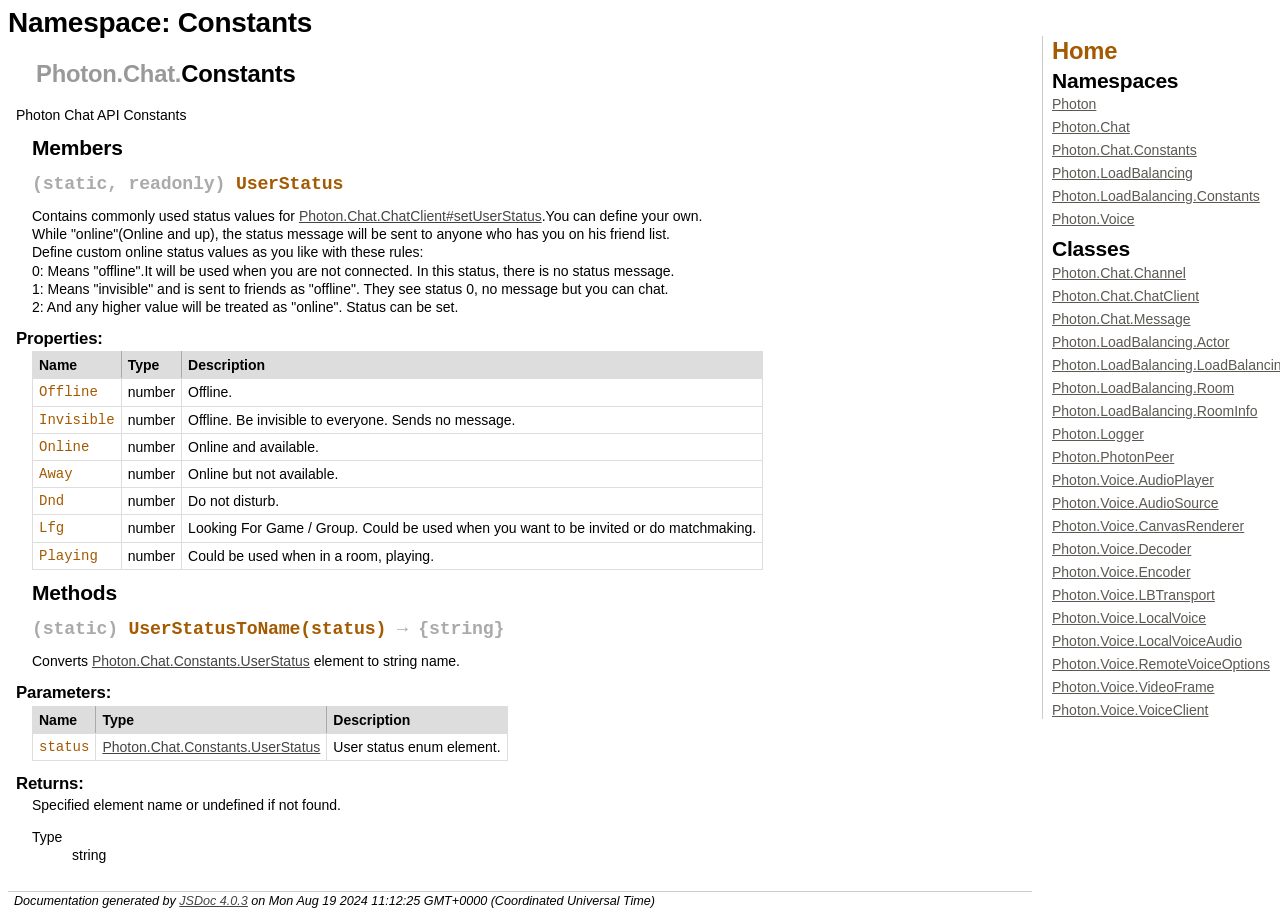
<file: photon-javascript-sdk_v4-3-1-0/doc/Photon.Chat.Constants.html>
<!DOCTYPE html>
<html lang="en">
<head>
    <meta charset="utf-8">
    <title>JSDoc: Namespace: Constants</title>

    <script src="scripts/prettify/prettify.js"> </script>
    <script src="scripts/prettify/lang-css.js"> </script>
    <!--[if lt IE 9]>
      <script src="//html5shiv.googlecode.com/svn/trunk/html5.js"></script>
    <![endif]-->
    <link type="text/css" rel="stylesheet" href="styles/prettify-tomorrow.css">
    <link type="text/css" rel="stylesheet" href="styles/jsdoc-default.css">
</head>

<body>

<div id="main">

    <h1 class="page-title">Namespace: Constants</h1>

    




<section>

<header>
    
        <h2>
            <span class="ancestors"><a href="Photon.html">Photon</a><a href="Photon.Chat.html">.Chat</a>.</span>Constants</h2>
        
    
</header>

<article>
    <div class="container-overview">
    
        
            <div class="description">Photon Chat API Constants</div>
        

        


<dl class="details">

    

    

    

    

    

    

    

    

    

    

    

    

    

    

    

    
</dl>


        
    
    </div>

    

    

    

    

    

    

    
        <h3 class="subsection-title">Members</h3>

        
            
<h4 class="name" id=".UserStatus"><span class="type-signature">(static, readonly) </span>UserStatus<span class="type-signature"></span></h4>


<p class="summary">Contains commonly used status values for <a href="Photon.Chat.ChatClient.html#setUserStatus">Photon.Chat.ChatClient#setUserStatus</a>.You can define your own.<br/>
                While "online"(Online and up), the status message will be sent to anyone who has you on his friend list.<br/>
                Define custom online status values as you like with these rules:<br/>
                0: Means "offline".It will be used when you are not connected. In this status, there is no status message.<br/>
                1: Means "invisible" and is sent to friends as "offline". They see status 0, no message but you can chat.<br/>
                2: And any higher value will be treated as "online". Status can be set.<br/></p>









    <h5 class="subsection-title">Properties:</h5>

    

<table class="props">
    <thead>
    <tr>
        
        <th>Name</th>
        

        <th>Type</th>

        

        

        <th class="last">Description</th>
    </tr>
    </thead>

    <tbody>
    

        <tr>
            
                <td class="name"><code>Offline</code></td>
            

            <td class="type">
            
                
<span class="param-type">number</span>


            
            </td>

            

            

            <td class="description last">Offline.</td>
        </tr>

    

        <tr>
            
                <td class="name"><code>Invisible</code></td>
            

            <td class="type">
            
                
<span class="param-type">number</span>


            
            </td>

            

            

            <td class="description last">Offline. Be invisible to everyone. Sends no message.</td>
        </tr>

    

        <tr>
            
                <td class="name"><code>Online</code></td>
            

            <td class="type">
            
                
<span class="param-type">number</span>


            
            </td>

            

            

            <td class="description last">Online and available.</td>
        </tr>

    

        <tr>
            
                <td class="name"><code>Away</code></td>
            

            <td class="type">
            
                
<span class="param-type">number</span>


            
            </td>

            

            

            <td class="description last">Online but not available.</td>
        </tr>

    

        <tr>
            
                <td class="name"><code>Dnd</code></td>
            

            <td class="type">
            
                
<span class="param-type">number</span>


            
            </td>

            

            

            <td class="description last">Do not disturb.</td>
        </tr>

    

        <tr>
            
                <td class="name"><code>Lfg</code></td>
            

            <td class="type">
            
                
<span class="param-type">number</span>


            
            </td>

            

            

            <td class="description last">Looking For Game / Group. Could be used when you want to be invited or do matchmaking.</td>
        </tr>

    

        <tr>
            
                <td class="name"><code>Playing</code></td>
            

            <td class="type">
            
                
<span class="param-type">number</span>


            
            </td>

            

            

            <td class="description last">Could be used when in a room, playing.</td>
        </tr>

    
    </tbody>
</table>




<dl class="details">

    

    

    

    

    

    

    

    

    

    

    

    

    

    

    

    
</dl>






        
    

    
        <h3 class="subsection-title">Methods</h3>

        
            

    

    
    <h4 class="name" id=".UserStatusToName"><span class="type-signature">(static) </span>UserStatusToName<span class="signature">(status)</span><span class="type-signature"> &rarr; {string}</span></h4>
    

    
    <p class="summary">Converts <a href="Photon.Chat.Constants.html#.UserStatus">Photon.Chat.Constants.UserStatus</a> element to string name.</p>
    











    <h5>Parameters:</h5>
    

<table class="params">
    <thead>
    <tr>
        
        <th>Name</th>
        

        <th>Type</th>

        

        

        <th class="last">Description</th>
    </tr>
    </thead>

    <tbody>
    

        <tr>
            
                <td class="name"><code>status</code></td>
            

            <td class="type">
            
                
<span class="param-type"><a href="Photon.Chat.Constants.html#.UserStatus">Photon.Chat.Constants.UserStatus</a></span>


            
            </td>

            

            

            <td class="description last">User status enum element.</td>
        </tr>

    
    </tbody>
</table>






<dl class="details">

    

    

    

    

    

    

    

    

    

    

    

    

    

    

    

    
</dl>















<h5>Returns:</h5>

        
<div class="param-desc">
    Specified element name or undefined if not found.
</div>



<dl>
    <dt>
        Type
    </dt>
    <dd>
        
<span class="param-type">string</span>


    </dd>
</dl>

    





        
    

    

    
</article>

</section>




</div>

<nav>
    <h2><a href="index.html">Home</a></h2><h3>Namespaces</h3><ul><li><a href="Photon.html">Photon</a></li><li><a href="Photon.Chat.html">Photon.Chat</a></li><li><a href="Photon.Chat.Constants.html">Photon.Chat.Constants</a></li><li><a href="Photon.LoadBalancing.html">Photon.LoadBalancing</a></li><li><a href="Photon.LoadBalancing.Constants.html">Photon.LoadBalancing.Constants</a></li><li><a href="Photon.Voice.html">Photon.Voice</a></li></ul><h3>Classes</h3><ul><li><a href="Photon.Chat.Channel.html">Photon.Chat.Channel</a></li><li><a href="Photon.Chat.ChatClient.html">Photon.Chat.ChatClient</a></li><li><a href="Photon.Chat.Message.html">Photon.Chat.Message</a></li><li><a href="Photon.LoadBalancing.Actor.html">Photon.LoadBalancing.Actor</a></li><li><a href="Photon.LoadBalancing.LoadBalancingClient.html">Photon.LoadBalancing.LoadBalancingClient</a></li><li><a href="Photon.LoadBalancing.Room.html">Photon.LoadBalancing.Room</a></li><li><a href="Photon.LoadBalancing.RoomInfo.html">Photon.LoadBalancing.RoomInfo</a></li><li><a href="Photon.Logger.html">Photon.Logger</a></li><li><a href="Photon.PhotonPeer.html">Photon.PhotonPeer</a></li><li><a href="Photon.Voice.AudioPlayer.html">Photon.Voice.AudioPlayer</a></li><li><a href="Photon.Voice.AudioSource.html">Photon.Voice.AudioSource</a></li><li><a href="Photon.Voice.CanvasRenderer.html">Photon.Voice.CanvasRenderer</a></li><li><a href="Photon.Voice.Decoder.html">Photon.Voice.Decoder</a></li><li><a href="Photon.Voice.Encoder.html">Photon.Voice.Encoder</a></li><li><a href="Photon.Voice.LBTransport.html">Photon.Voice.LBTransport</a></li><li><a href="Photon.Voice.LocalVoice.html">Photon.Voice.LocalVoice</a></li><li><a href="Photon.Voice.LocalVoiceAudio.html">Photon.Voice.LocalVoiceAudio</a></li><li><a href="Photon.Voice.RemoteVoiceOptions.html">Photon.Voice.RemoteVoiceOptions</a></li><li><a href="Photon.Voice.VideoFrame.html">Photon.Voice.VideoFrame</a></li><li><a href="Photon.Voice.VoiceClient.html">Photon.Voice.VoiceClient</a></li></ul>
</nav>

<br class="clear">

<footer>
    Documentation generated by <a href="https://github.com/jsdoc/jsdoc">JSDoc 4.0.3</a> on Mon Aug 19 2024 11:12:25 GMT+0000 (Coordinated Universal Time)
</footer>

<script> prettyPrint(); </script>
<script src="scripts/linenumber.js"> </script>
</body>
</html>
</file>
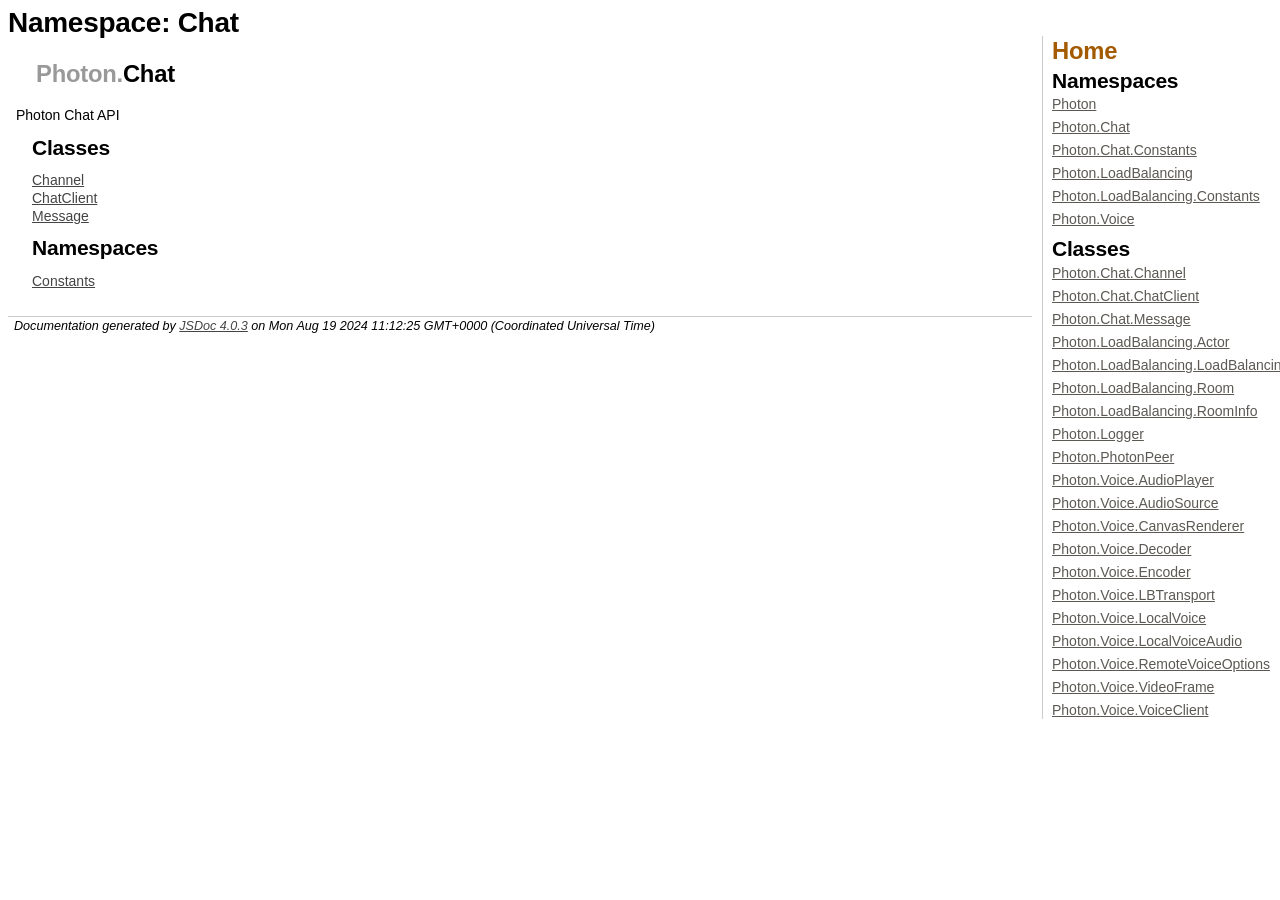
<file: photon-javascript-sdk_v4-3-1-0/doc/Photon.Chat.html>
<!DOCTYPE html>
<html lang="en">
<head>
    <meta charset="utf-8">
    <title>JSDoc: Namespace: Chat</title>

    <script src="scripts/prettify/prettify.js"> </script>
    <script src="scripts/prettify/lang-css.js"> </script>
    <!--[if lt IE 9]>
      <script src="//html5shiv.googlecode.com/svn/trunk/html5.js"></script>
    <![endif]-->
    <link type="text/css" rel="stylesheet" href="styles/prettify-tomorrow.css">
    <link type="text/css" rel="stylesheet" href="styles/jsdoc-default.css">
</head>

<body>

<div id="main">

    <h1 class="page-title">Namespace: Chat</h1>

    




<section>

<header>
    
        <h2>
            <span class="ancestors"><a href="Photon.html">Photon</a>.</span>Chat</h2>
        
    
</header>

<article>
    <div class="container-overview">
    
        
            <div class="description">Photon Chat API</div>
        

        


<dl class="details">

    

    

    

    

    

    

    

    

    

    

    

    

    

    

    

    
</dl>


        
    
    </div>

    

    

    
        <h3 class="subsection-title">Classes</h3>

        <dl>
            <dt><a href="Photon.Chat.Channel.html">Channel</a></dt>
            <dd></dd>
        
            <dt><a href="Photon.Chat.ChatClient.html">ChatClient</a></dt>
            <dd></dd>
        
            <dt><a href="Photon.Chat.Message.html">Message</a></dt>
            <dd></dd>
        </dl>
    

    

    

    
        <h3 class="subsection-title">Namespaces</h3>

        <dl>
            <dt><a href="Photon.Chat.Constants.html">Constants</a></dt>
            <dd></dd>
        </dl>
    

    

    

    

    
</article>

</section>




</div>

<nav>
    <h2><a href="index.html">Home</a></h2><h3>Namespaces</h3><ul><li><a href="Photon.html">Photon</a></li><li><a href="Photon.Chat.html">Photon.Chat</a></li><li><a href="Photon.Chat.Constants.html">Photon.Chat.Constants</a></li><li><a href="Photon.LoadBalancing.html">Photon.LoadBalancing</a></li><li><a href="Photon.LoadBalancing.Constants.html">Photon.LoadBalancing.Constants</a></li><li><a href="Photon.Voice.html">Photon.Voice</a></li></ul><h3>Classes</h3><ul><li><a href="Photon.Chat.Channel.html">Photon.Chat.Channel</a></li><li><a href="Photon.Chat.ChatClient.html">Photon.Chat.ChatClient</a></li><li><a href="Photon.Chat.Message.html">Photon.Chat.Message</a></li><li><a href="Photon.LoadBalancing.Actor.html">Photon.LoadBalancing.Actor</a></li><li><a href="Photon.LoadBalancing.LoadBalancingClient.html">Photon.LoadBalancing.LoadBalancingClient</a></li><li><a href="Photon.LoadBalancing.Room.html">Photon.LoadBalancing.Room</a></li><li><a href="Photon.LoadBalancing.RoomInfo.html">Photon.LoadBalancing.RoomInfo</a></li><li><a href="Photon.Logger.html">Photon.Logger</a></li><li><a href="Photon.PhotonPeer.html">Photon.PhotonPeer</a></li><li><a href="Photon.Voice.AudioPlayer.html">Photon.Voice.AudioPlayer</a></li><li><a href="Photon.Voice.AudioSource.html">Photon.Voice.AudioSource</a></li><li><a href="Photon.Voice.CanvasRenderer.html">Photon.Voice.CanvasRenderer</a></li><li><a href="Photon.Voice.Decoder.html">Photon.Voice.Decoder</a></li><li><a href="Photon.Voice.Encoder.html">Photon.Voice.Encoder</a></li><li><a href="Photon.Voice.LBTransport.html">Photon.Voice.LBTransport</a></li><li><a href="Photon.Voice.LocalVoice.html">Photon.Voice.LocalVoice</a></li><li><a href="Photon.Voice.LocalVoiceAudio.html">Photon.Voice.LocalVoiceAudio</a></li><li><a href="Photon.Voice.RemoteVoiceOptions.html">Photon.Voice.RemoteVoiceOptions</a></li><li><a href="Photon.Voice.VideoFrame.html">Photon.Voice.VideoFrame</a></li><li><a href="Photon.Voice.VoiceClient.html">Photon.Voice.VoiceClient</a></li></ul>
</nav>

<br class="clear">

<footer>
    Documentation generated by <a href="https://github.com/jsdoc/jsdoc">JSDoc 4.0.3</a> on Mon Aug 19 2024 11:12:25 GMT+0000 (Coordinated Universal Time)
</footer>

<script> prettyPrint(); </script>
<script src="scripts/linenumber.js"> </script>
</body>
</html>
</file>
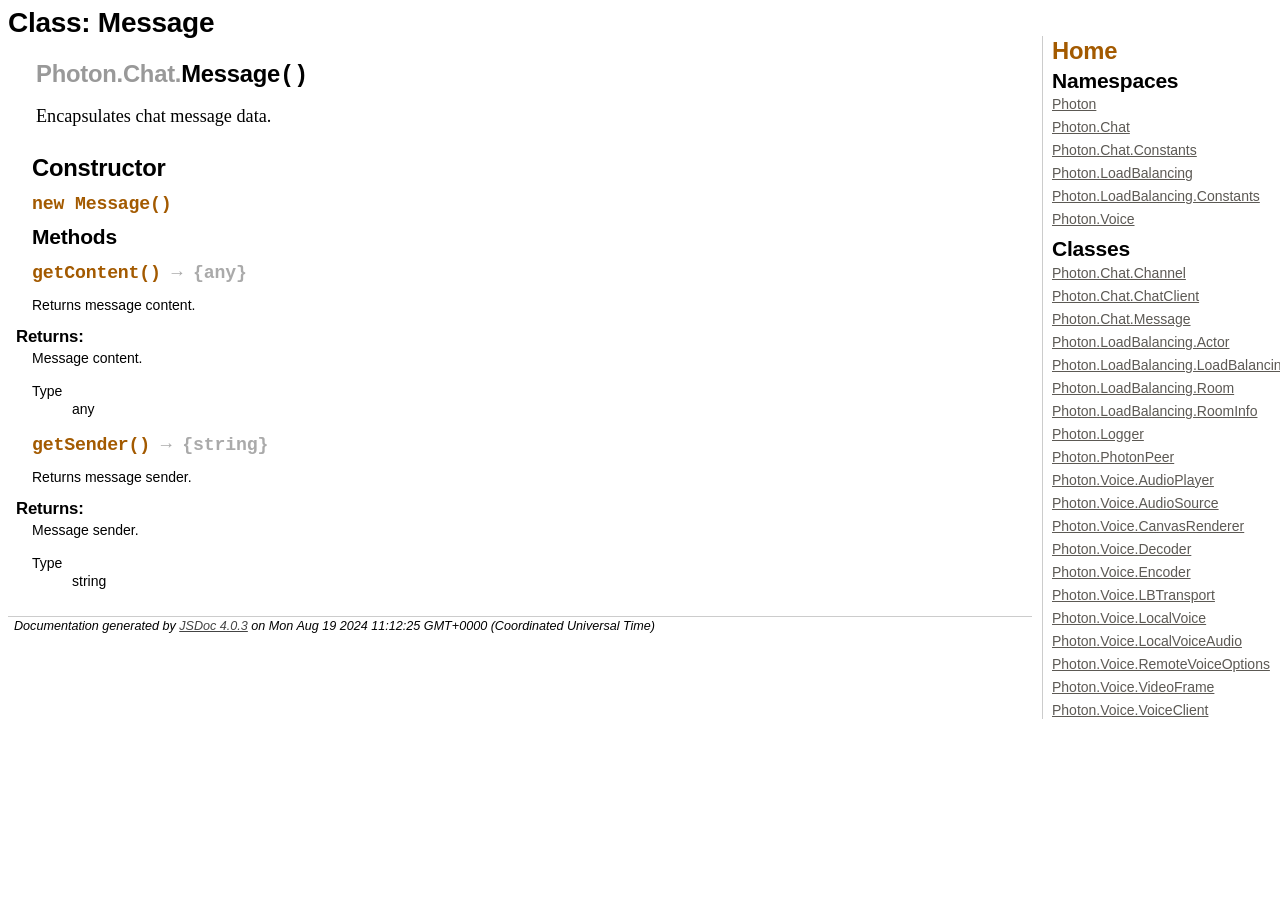
<file: photon-javascript-sdk_v4-3-1-0/doc/Photon.Chat.Message.html>
<!DOCTYPE html>
<html lang="en">
<head>
    <meta charset="utf-8">
    <title>JSDoc: Class: Message</title>

    <script src="scripts/prettify/prettify.js"> </script>
    <script src="scripts/prettify/lang-css.js"> </script>
    <!--[if lt IE 9]>
      <script src="//html5shiv.googlecode.com/svn/trunk/html5.js"></script>
    <![endif]-->
    <link type="text/css" rel="stylesheet" href="styles/prettify-tomorrow.css">
    <link type="text/css" rel="stylesheet" href="styles/jsdoc-default.css">
</head>

<body>

<div id="main">

    <h1 class="page-title">Class: Message</h1>

    




<section>

<header>
    
        <h2><span class="attribs"><span class="type-signature"></span></span>
            <span class="ancestors"><a href="Photon.html">Photon</a><a href="Photon.Chat.html">.Chat</a>.</span>Message<span class="signature">()</span><span class="type-signature"></span></h2>
        
            <div class="class-description">Encapsulates chat message data.</div>
        
    
</header>

<article>
    <div class="container-overview">
    
        

    
    <h2>Constructor</h2>
    

    
    <h4 class="name" id="Message"><span class="type-signature"></span>new Message<span class="signature">()</span><span class="type-signature"></span></h4>
    

    















<dl class="details">

    

    

    

    

    

    

    

    

    

    

    

    

    

    

    

    
</dl>




















    
    </div>

    

    

    

    

    

    

    

    
        <h3 class="subsection-title">Methods</h3>

        
            

    

    
    <h4 class="name" id="getContent"><span class="type-signature"></span>getContent<span class="signature">()</span><span class="type-signature"> &rarr; {any}</span></h4>
    

    
    <p class="summary">Returns message content.</p>
    















<dl class="details">

    

    

    

    

    

    

    

    

    

    

    

    

    

    

    

    
</dl>















<h5>Returns:</h5>

        
<div class="param-desc">
    Message content.
</div>



<dl>
    <dt>
        Type
    </dt>
    <dd>
        
<span class="param-type">any</span>


    </dd>
</dl>

    





        
            

    

    
    <h4 class="name" id="getSender"><span class="type-signature"></span>getSender<span class="signature">()</span><span class="type-signature"> &rarr; {string}</span></h4>
    

    
    <p class="summary">Returns message sender.</p>
    















<dl class="details">

    

    

    

    

    

    

    

    

    

    

    

    

    

    

    

    
</dl>















<h5>Returns:</h5>

        
<div class="param-desc">
    Message sender.
</div>



<dl>
    <dt>
        Type
    </dt>
    <dd>
        
<span class="param-type">string</span>


    </dd>
</dl>

    





        
    

    

    
</article>

</section>




</div>

<nav>
    <h2><a href="index.html">Home</a></h2><h3>Namespaces</h3><ul><li><a href="Photon.html">Photon</a></li><li><a href="Photon.Chat.html">Photon.Chat</a></li><li><a href="Photon.Chat.Constants.html">Photon.Chat.Constants</a></li><li><a href="Photon.LoadBalancing.html">Photon.LoadBalancing</a></li><li><a href="Photon.LoadBalancing.Constants.html">Photon.LoadBalancing.Constants</a></li><li><a href="Photon.Voice.html">Photon.Voice</a></li></ul><h3>Classes</h3><ul><li><a href="Photon.Chat.Channel.html">Photon.Chat.Channel</a></li><li><a href="Photon.Chat.ChatClient.html">Photon.Chat.ChatClient</a></li><li><a href="Photon.Chat.Message.html">Photon.Chat.Message</a></li><li><a href="Photon.LoadBalancing.Actor.html">Photon.LoadBalancing.Actor</a></li><li><a href="Photon.LoadBalancing.LoadBalancingClient.html">Photon.LoadBalancing.LoadBalancingClient</a></li><li><a href="Photon.LoadBalancing.Room.html">Photon.LoadBalancing.Room</a></li><li><a href="Photon.LoadBalancing.RoomInfo.html">Photon.LoadBalancing.RoomInfo</a></li><li><a href="Photon.Logger.html">Photon.Logger</a></li><li><a href="Photon.PhotonPeer.html">Photon.PhotonPeer</a></li><li><a href="Photon.Voice.AudioPlayer.html">Photon.Voice.AudioPlayer</a></li><li><a href="Photon.Voice.AudioSource.html">Photon.Voice.AudioSource</a></li><li><a href="Photon.Voice.CanvasRenderer.html">Photon.Voice.CanvasRenderer</a></li><li><a href="Photon.Voice.Decoder.html">Photon.Voice.Decoder</a></li><li><a href="Photon.Voice.Encoder.html">Photon.Voice.Encoder</a></li><li><a href="Photon.Voice.LBTransport.html">Photon.Voice.LBTransport</a></li><li><a href="Photon.Voice.LocalVoice.html">Photon.Voice.LocalVoice</a></li><li><a href="Photon.Voice.LocalVoiceAudio.html">Photon.Voice.LocalVoiceAudio</a></li><li><a href="Photon.Voice.RemoteVoiceOptions.html">Photon.Voice.RemoteVoiceOptions</a></li><li><a href="Photon.Voice.VideoFrame.html">Photon.Voice.VideoFrame</a></li><li><a href="Photon.Voice.VoiceClient.html">Photon.Voice.VoiceClient</a></li></ul>
</nav>

<br class="clear">

<footer>
    Documentation generated by <a href="https://github.com/jsdoc/jsdoc">JSDoc 4.0.3</a> on Mon Aug 19 2024 11:12:25 GMT+0000 (Coordinated Universal Time)
</footer>

<script> prettyPrint(); </script>
<script src="scripts/linenumber.js"> </script>
</body>
</html>
</file>
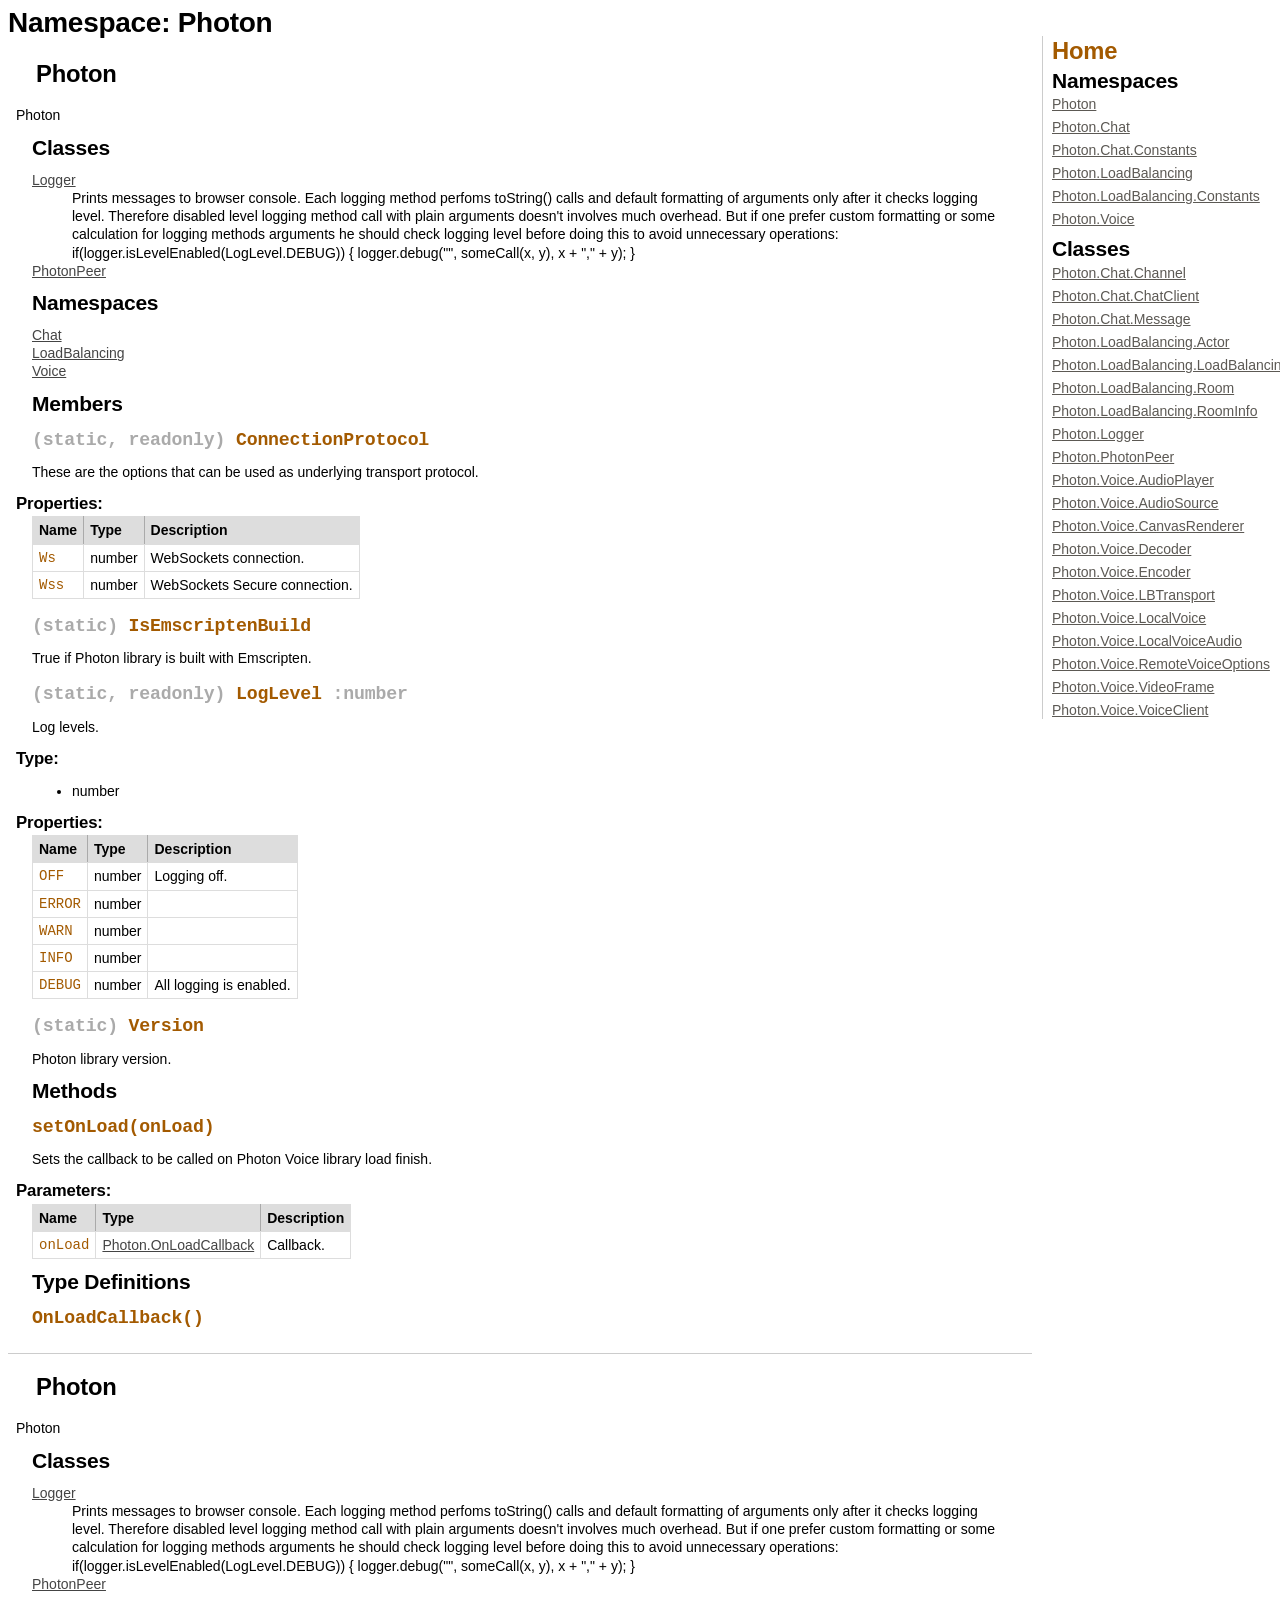
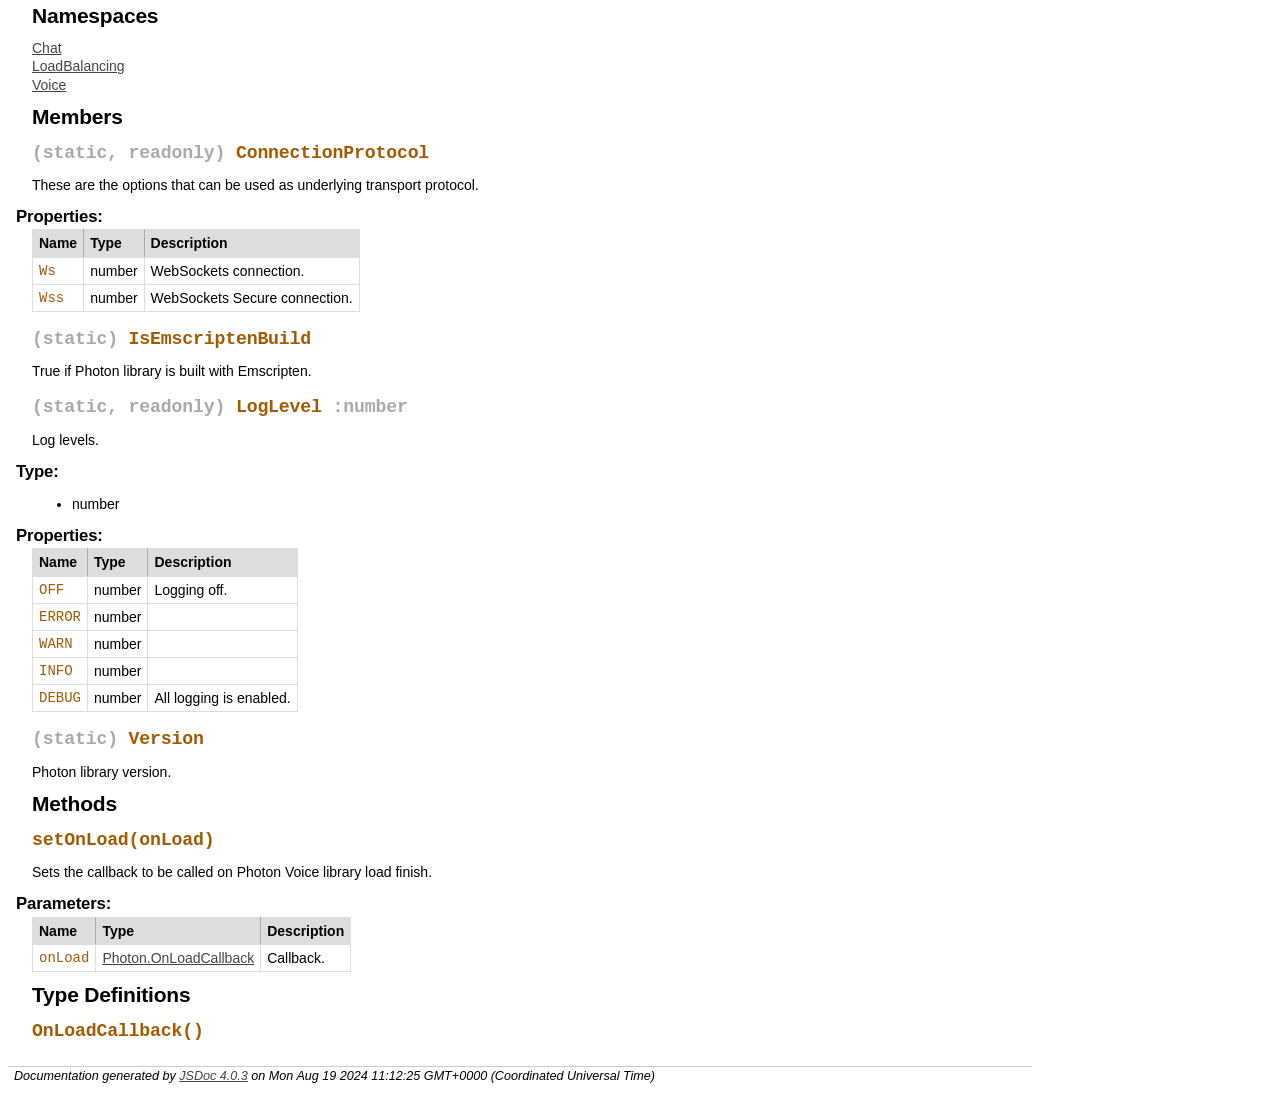
<file: photon-javascript-sdk_v4-3-1-0/doc/Photon.html>
<!DOCTYPE html>
<html lang="en">
<head>
    <meta charset="utf-8">
    <title>JSDoc: Namespace: Photon</title>

    <script src="scripts/prettify/prettify.js"> </script>
    <script src="scripts/prettify/lang-css.js"> </script>
    <!--[if lt IE 9]>
      <script src="//html5shiv.googlecode.com/svn/trunk/html5.js"></script>
    <![endif]-->
    <link type="text/css" rel="stylesheet" href="styles/prettify-tomorrow.css">
    <link type="text/css" rel="stylesheet" href="styles/jsdoc-default.css">
</head>

<body>

<div id="main">

    <h1 class="page-title">Namespace: Photon</h1>

    




<section>

<header>
    
        <h2>Photon</h2>
        
    
</header>

<article>
    <div class="container-overview">
    
        
            <div class="description">Photon</div>
        

        


<dl class="details">

    

    

    

    

    

    

    

    

    

    

    

    

    

    

    

    
</dl>


        
    
    </div>

    

    

    
        <h3 class="subsection-title">Classes</h3>

        <dl>
            <dt><a href="Photon.Logger.html">Logger</a></dt>
            <dd>Prints messages to browser console.
            Each logging method perfoms toString() calls and default formatting of arguments only after it checks logging level. Therefore disabled level logging method call with plain arguments doesn't involves much overhead.
            But if one prefer custom formatting or some calculation for logging methods arguments he should check logging level before doing this to avoid unnecessary operations:
            if(logger.isLevelEnabled(LogLevel.DEBUG)) {
                logger.debug("", someCall(x, y), x + "," + y);
            }</dd>
        
            <dt><a href="Photon.PhotonPeer.html">PhotonPeer</a></dt>
            <dd></dd>
        </dl>
    

    

    

    
        <h3 class="subsection-title">Namespaces</h3>

        <dl>
            <dt><a href="Photon.Chat.html">Chat</a></dt>
            <dd></dd>
        
            <dt><a href="Photon.LoadBalancing.html">LoadBalancing</a></dt>
            <dd></dd>
        
            <dt><a href="Photon.Voice.html">Voice</a></dt>
            <dd></dd>
        </dl>
    

    
        <h3 class="subsection-title">Members</h3>

        
            
<h4 class="name" id=".ConnectionProtocol"><span class="type-signature">(static, readonly) </span>ConnectionProtocol<span class="type-signature"></span></h4>


<p class="summary">These are the options that can be used as underlying transport protocol.</p>









    <h5 class="subsection-title">Properties:</h5>

    

<table class="props">
    <thead>
    <tr>
        
        <th>Name</th>
        

        <th>Type</th>

        

        

        <th class="last">Description</th>
    </tr>
    </thead>

    <tbody>
    

        <tr>
            
                <td class="name"><code>Ws</code></td>
            

            <td class="type">
            
                
<span class="param-type">number</span>


            
            </td>

            

            

            <td class="description last">WebSockets connection.</td>
        </tr>

    

        <tr>
            
                <td class="name"><code>Wss</code></td>
            

            <td class="type">
            
                
<span class="param-type">number</span>


            
            </td>

            

            

            <td class="description last">WebSockets Secure connection.</td>
        </tr>

    
    </tbody>
</table>




<dl class="details">

    

    

    

    

    

    

    

    

    

    

    

    

    

    

    

    
</dl>






        
            
<h4 class="name" id=".IsEmscriptenBuild"><span class="type-signature">(static) </span>IsEmscriptenBuild<span class="type-signature"></span></h4>


<p class="summary">True if Photon library is built with Emscripten.</p>









<dl class="details">

    

    

    

    

    

    

    

    

    

    

    

    

    

    

    

    
</dl>






        
            
<h4 class="name" id=".LogLevel"><span class="type-signature">(static, readonly) </span>LogLevel<span class="type-signature"> :number</span></h4>


<p class="summary">Log levels.</p>





    <h5>Type:</h5>
    <ul>
        <li>
            
<span class="param-type">number</span>


        </li>
    </ul>





    <h5 class="subsection-title">Properties:</h5>

    

<table class="props">
    <thead>
    <tr>
        
        <th>Name</th>
        

        <th>Type</th>

        

        

        <th class="last">Description</th>
    </tr>
    </thead>

    <tbody>
    

        <tr>
            
                <td class="name"><code>OFF</code></td>
            

            <td class="type">
            
                
<span class="param-type">number</span>


            
            </td>

            

            

            <td class="description last">Logging off.</td>
        </tr>

    

        <tr>
            
                <td class="name"><code>ERROR</code></td>
            

            <td class="type">
            
                
<span class="param-type">number</span>


            
            </td>

            

            

            <td class="description last"></td>
        </tr>

    

        <tr>
            
                <td class="name"><code>WARN</code></td>
            

            <td class="type">
            
                
<span class="param-type">number</span>


            
            </td>

            

            

            <td class="description last"></td>
        </tr>

    

        <tr>
            
                <td class="name"><code>INFO</code></td>
            

            <td class="type">
            
                
<span class="param-type">number</span>


            
            </td>

            

            

            <td class="description last"></td>
        </tr>

    

        <tr>
            
                <td class="name"><code>DEBUG</code></td>
            

            <td class="type">
            
                
<span class="param-type">number</span>


            
            </td>

            

            

            <td class="description last">All logging is enabled.</td>
        </tr>

    
    </tbody>
</table>




<dl class="details">

    

    

    

    

    

    

    

    

    

    

    

    

    

    

    

    
</dl>






        
            
<h4 class="name" id=".Version"><span class="type-signature">(static) </span>Version<span class="type-signature"></span></h4>


<p class="summary">Photon library version.</p>









<dl class="details">

    

    

    

    

    

    

    

    

    

    

    

    

    

    

    

    
</dl>






        
    

    
        <h3 class="subsection-title">Methods</h3>

        
            

    

    
    <h4 class="name" id="setOnLoad"><span class="type-signature"></span>setOnLoad<span class="signature">(onLoad)</span><span class="type-signature"></span></h4>
    

    
    <p class="summary">Sets the callback to be called on Photon Voice library load finish.</p>
    











    <h5>Parameters:</h5>
    

<table class="params">
    <thead>
    <tr>
        
        <th>Name</th>
        

        <th>Type</th>

        

        

        <th class="last">Description</th>
    </tr>
    </thead>

    <tbody>
    

        <tr>
            
                <td class="name"><code>onLoad</code></td>
            

            <td class="type">
            
                
<span class="param-type"><a href="Photon.html#.OnLoadCallback">Photon.OnLoadCallback</a></span>


            
            </td>

            

            

            <td class="description last">Callback.</td>
        </tr>

    
    </tbody>
</table>






<dl class="details">

    

    

    

    

    

    

    

    

    

    

    

    

    

    

    

    
</dl>




















        
    

    
        <h3 class="subsection-title">Type Definitions</h3>

        
                

    

    
    <h4 class="name" id=".OnLoadCallback"><span class="type-signature"></span>OnLoadCallback<span class="signature">()</span><span class="type-signature"></span></h4>
    

    















<dl class="details">

    

    

    

    

    

    

    

    

    

    

    

    

    

    

    

    
</dl>




















            
    

    
</article>

</section>







<section>

<header>
    
        <h2>Photon</h2>
        
    
</header>

<article>
    <div class="container-overview">
    
        
            <div class="description">Photon</div>
        

        


<dl class="details">

    

    

    

    

    

    

    

    

    

    

    

    

    

    

    

    
</dl>


        
    
    </div>

    

    

    
        <h3 class="subsection-title">Classes</h3>

        <dl>
            <dt><a href="Photon.Logger.html">Logger</a></dt>
            <dd>Prints messages to browser console.
            Each logging method perfoms toString() calls and default formatting of arguments only after it checks logging level. Therefore disabled level logging method call with plain arguments doesn't involves much overhead.
            But if one prefer custom formatting or some calculation for logging methods arguments he should check logging level before doing this to avoid unnecessary operations:
            if(logger.isLevelEnabled(LogLevel.DEBUG)) {
                logger.debug("", someCall(x, y), x + "," + y);
            }</dd>
        
            <dt><a href="Photon.PhotonPeer.html">PhotonPeer</a></dt>
            <dd></dd>
        </dl>
    

    

    

    
        <h3 class="subsection-title">Namespaces</h3>

        <dl>
            <dt><a href="Photon.Chat.html">Chat</a></dt>
            <dd></dd>
        
            <dt><a href="Photon.LoadBalancing.html">LoadBalancing</a></dt>
            <dd></dd>
        
            <dt><a href="Photon.Voice.html">Voice</a></dt>
            <dd></dd>
        </dl>
    

    
        <h3 class="subsection-title">Members</h3>

        
            
<h4 class="name" id=".ConnectionProtocol"><span class="type-signature">(static, readonly) </span>ConnectionProtocol<span class="type-signature"></span></h4>


<p class="summary">These are the options that can be used as underlying transport protocol.</p>









    <h5 class="subsection-title">Properties:</h5>

    

<table class="props">
    <thead>
    <tr>
        
        <th>Name</th>
        

        <th>Type</th>

        

        

        <th class="last">Description</th>
    </tr>
    </thead>

    <tbody>
    

        <tr>
            
                <td class="name"><code>Ws</code></td>
            

            <td class="type">
            
                
<span class="param-type">number</span>


            
            </td>

            

            

            <td class="description last">WebSockets connection.</td>
        </tr>

    

        <tr>
            
                <td class="name"><code>Wss</code></td>
            

            <td class="type">
            
                
<span class="param-type">number</span>


            
            </td>

            

            

            <td class="description last">WebSockets Secure connection.</td>
        </tr>

    
    </tbody>
</table>




<dl class="details">

    

    

    

    

    

    

    

    

    

    

    

    

    

    

    

    
</dl>






        
            
<h4 class="name" id=".IsEmscriptenBuild"><span class="type-signature">(static) </span>IsEmscriptenBuild<span class="type-signature"></span></h4>


<p class="summary">True if Photon library is built with Emscripten.</p>









<dl class="details">

    

    

    

    

    

    

    

    

    

    

    

    

    

    

    

    
</dl>






        
            
<h4 class="name" id=".LogLevel"><span class="type-signature">(static, readonly) </span>LogLevel<span class="type-signature"> :number</span></h4>


<p class="summary">Log levels.</p>





    <h5>Type:</h5>
    <ul>
        <li>
            
<span class="param-type">number</span>


        </li>
    </ul>





    <h5 class="subsection-title">Properties:</h5>

    

<table class="props">
    <thead>
    <tr>
        
        <th>Name</th>
        

        <th>Type</th>

        

        

        <th class="last">Description</th>
    </tr>
    </thead>

    <tbody>
    

        <tr>
            
                <td class="name"><code>OFF</code></td>
            

            <td class="type">
            
                
<span class="param-type">number</span>


            
            </td>

            

            

            <td class="description last">Logging off.</td>
        </tr>

    

        <tr>
            
                <td class="name"><code>ERROR</code></td>
            

            <td class="type">
            
                
<span class="param-type">number</span>


            
            </td>

            

            

            <td class="description last"></td>
        </tr>

    

        <tr>
            
                <td class="name"><code>WARN</code></td>
            

            <td class="type">
            
                
<span class="param-type">number</span>


            
            </td>

            

            

            <td class="description last"></td>
        </tr>

    

        <tr>
            
                <td class="name"><code>INFO</code></td>
            

            <td class="type">
            
                
<span class="param-type">number</span>


            
            </td>

            

            

            <td class="description last"></td>
        </tr>

    

        <tr>
            
                <td class="name"><code>DEBUG</code></td>
            

            <td class="type">
            
                
<span class="param-type">number</span>


            
            </td>

            

            

            <td class="description last">All logging is enabled.</td>
        </tr>

    
    </tbody>
</table>




<dl class="details">

    

    

    

    

    

    

    

    

    

    

    

    

    

    

    

    
</dl>






        
            
<h4 class="name" id=".Version"><span class="type-signature">(static) </span>Version<span class="type-signature"></span></h4>


<p class="summary">Photon library version.</p>









<dl class="details">

    

    

    

    

    

    

    

    

    

    

    

    

    

    

    

    
</dl>






        
    

    
        <h3 class="subsection-title">Methods</h3>

        
            

    

    
    <h4 class="name" id="setOnLoad"><span class="type-signature"></span>setOnLoad<span class="signature">(onLoad)</span><span class="type-signature"></span></h4>
    

    
    <p class="summary">Sets the callback to be called on Photon Voice library load finish.</p>
    











    <h5>Parameters:</h5>
    

<table class="params">
    <thead>
    <tr>
        
        <th>Name</th>
        

        <th>Type</th>

        

        

        <th class="last">Description</th>
    </tr>
    </thead>

    <tbody>
    

        <tr>
            
                <td class="name"><code>onLoad</code></td>
            

            <td class="type">
            
                
<span class="param-type"><a href="Photon.html#.OnLoadCallback">Photon.OnLoadCallback</a></span>


            
            </td>

            

            

            <td class="description last">Callback.</td>
        </tr>

    
    </tbody>
</table>






<dl class="details">

    

    

    

    

    

    

    

    

    

    

    

    

    

    

    

    
</dl>




















        
    

    
        <h3 class="subsection-title">Type Definitions</h3>

        
                

    

    
    <h4 class="name" id=".OnLoadCallback"><span class="type-signature"></span>OnLoadCallback<span class="signature">()</span><span class="type-signature"></span></h4>
    

    















<dl class="details">

    

    

    

    

    

    

    

    

    

    

    

    

    

    

    

    
</dl>




















            
    

    
</article>

</section>




</div>

<nav>
    <h2><a href="index.html">Home</a></h2><h3>Namespaces</h3><ul><li><a href="Photon.html">Photon</a></li><li><a href="Photon.Chat.html">Photon.Chat</a></li><li><a href="Photon.Chat.Constants.html">Photon.Chat.Constants</a></li><li><a href="Photon.LoadBalancing.html">Photon.LoadBalancing</a></li><li><a href="Photon.LoadBalancing.Constants.html">Photon.LoadBalancing.Constants</a></li><li><a href="Photon.Voice.html">Photon.Voice</a></li></ul><h3>Classes</h3><ul><li><a href="Photon.Chat.Channel.html">Photon.Chat.Channel</a></li><li><a href="Photon.Chat.ChatClient.html">Photon.Chat.ChatClient</a></li><li><a href="Photon.Chat.Message.html">Photon.Chat.Message</a></li><li><a href="Photon.LoadBalancing.Actor.html">Photon.LoadBalancing.Actor</a></li><li><a href="Photon.LoadBalancing.LoadBalancingClient.html">Photon.LoadBalancing.LoadBalancingClient</a></li><li><a href="Photon.LoadBalancing.Room.html">Photon.LoadBalancing.Room</a></li><li><a href="Photon.LoadBalancing.RoomInfo.html">Photon.LoadBalancing.RoomInfo</a></li><li><a href="Photon.Logger.html">Photon.Logger</a></li><li><a href="Photon.PhotonPeer.html">Photon.PhotonPeer</a></li><li><a href="Photon.Voice.AudioPlayer.html">Photon.Voice.AudioPlayer</a></li><li><a href="Photon.Voice.AudioSource.html">Photon.Voice.AudioSource</a></li><li><a href="Photon.Voice.CanvasRenderer.html">Photon.Voice.CanvasRenderer</a></li><li><a href="Photon.Voice.Decoder.html">Photon.Voice.Decoder</a></li><li><a href="Photon.Voice.Encoder.html">Photon.Voice.Encoder</a></li><li><a href="Photon.Voice.LBTransport.html">Photon.Voice.LBTransport</a></li><li><a href="Photon.Voice.LocalVoice.html">Photon.Voice.LocalVoice</a></li><li><a href="Photon.Voice.LocalVoiceAudio.html">Photon.Voice.LocalVoiceAudio</a></li><li><a href="Photon.Voice.RemoteVoiceOptions.html">Photon.Voice.RemoteVoiceOptions</a></li><li><a href="Photon.Voice.VideoFrame.html">Photon.Voice.VideoFrame</a></li><li><a href="Photon.Voice.VoiceClient.html">Photon.Voice.VoiceClient</a></li></ul>
</nav>

<br class="clear">

<footer>
    Documentation generated by <a href="https://github.com/jsdoc/jsdoc">JSDoc 4.0.3</a> on Mon Aug 19 2024 11:12:25 GMT+0000 (Coordinated Universal Time)
</footer>

<script> prettyPrint(); </script>
<script src="scripts/linenumber.js"> </script>
</body>
</html>
</file>
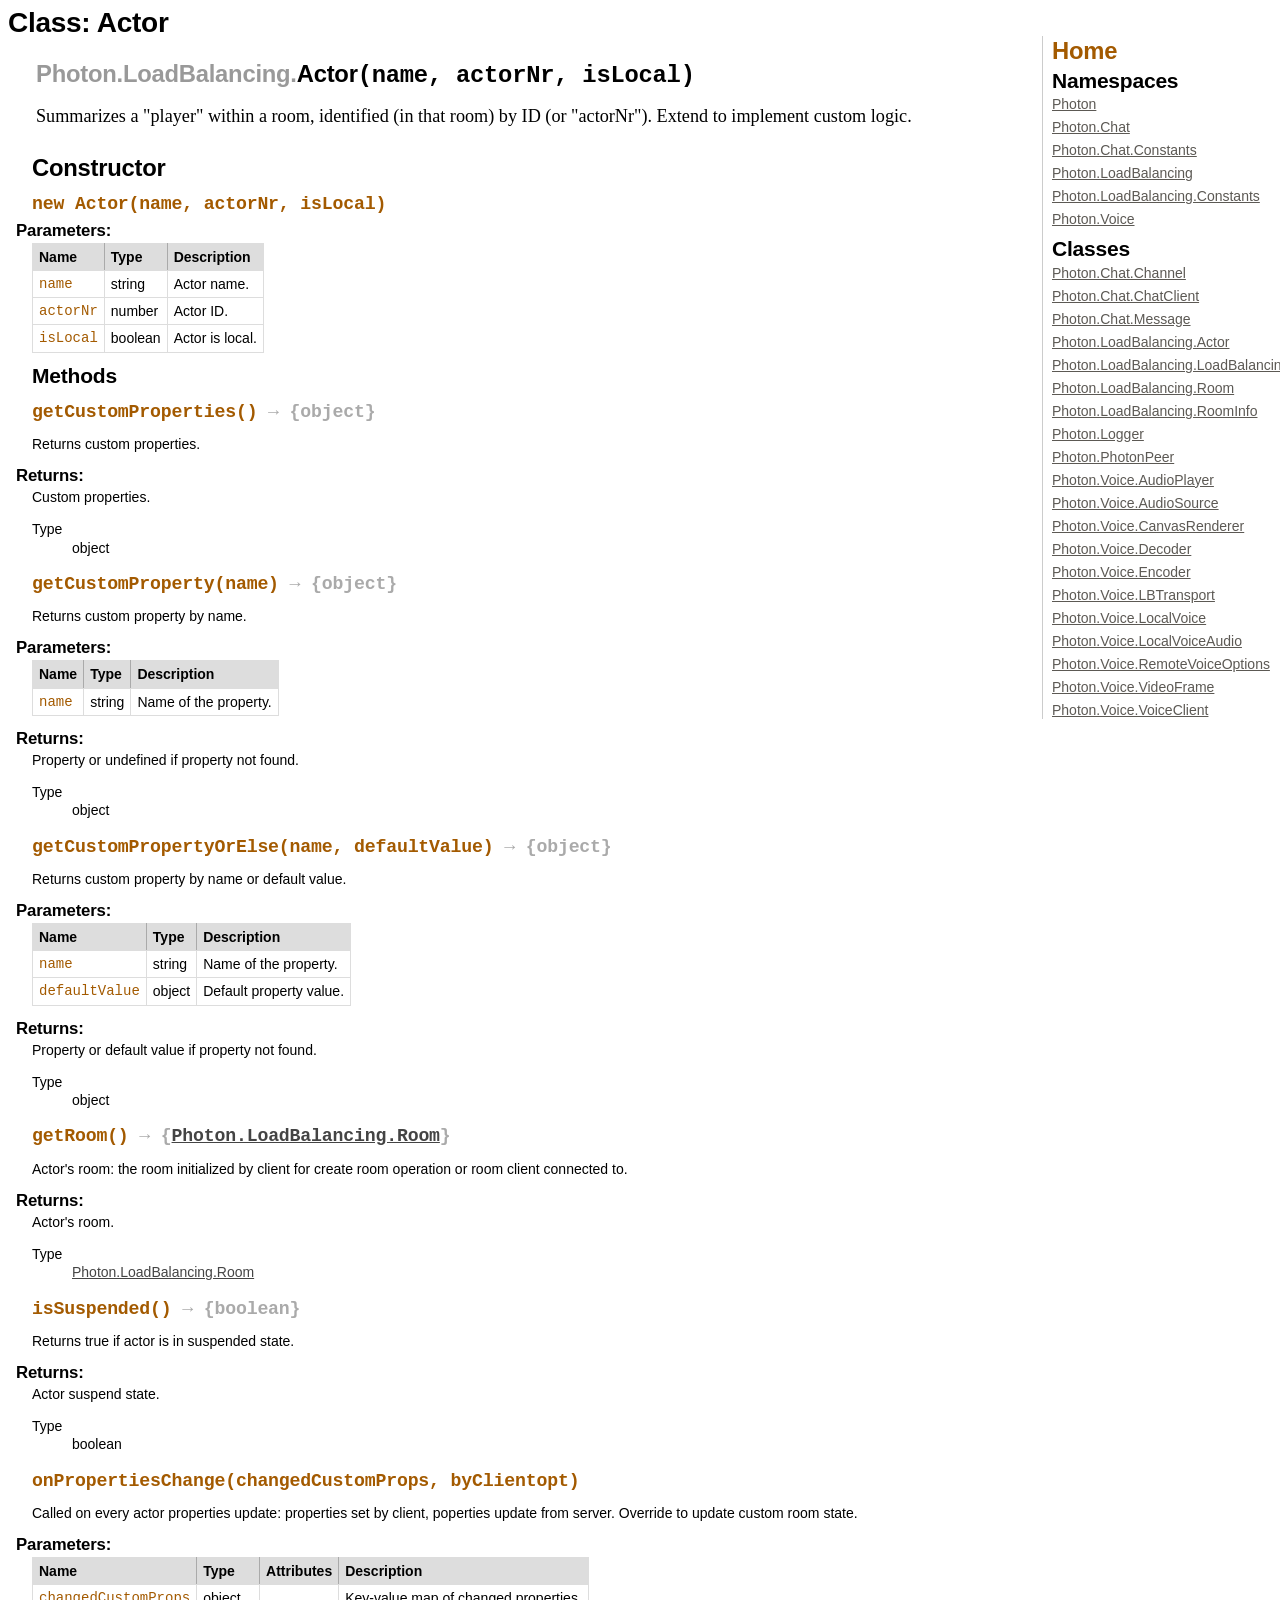
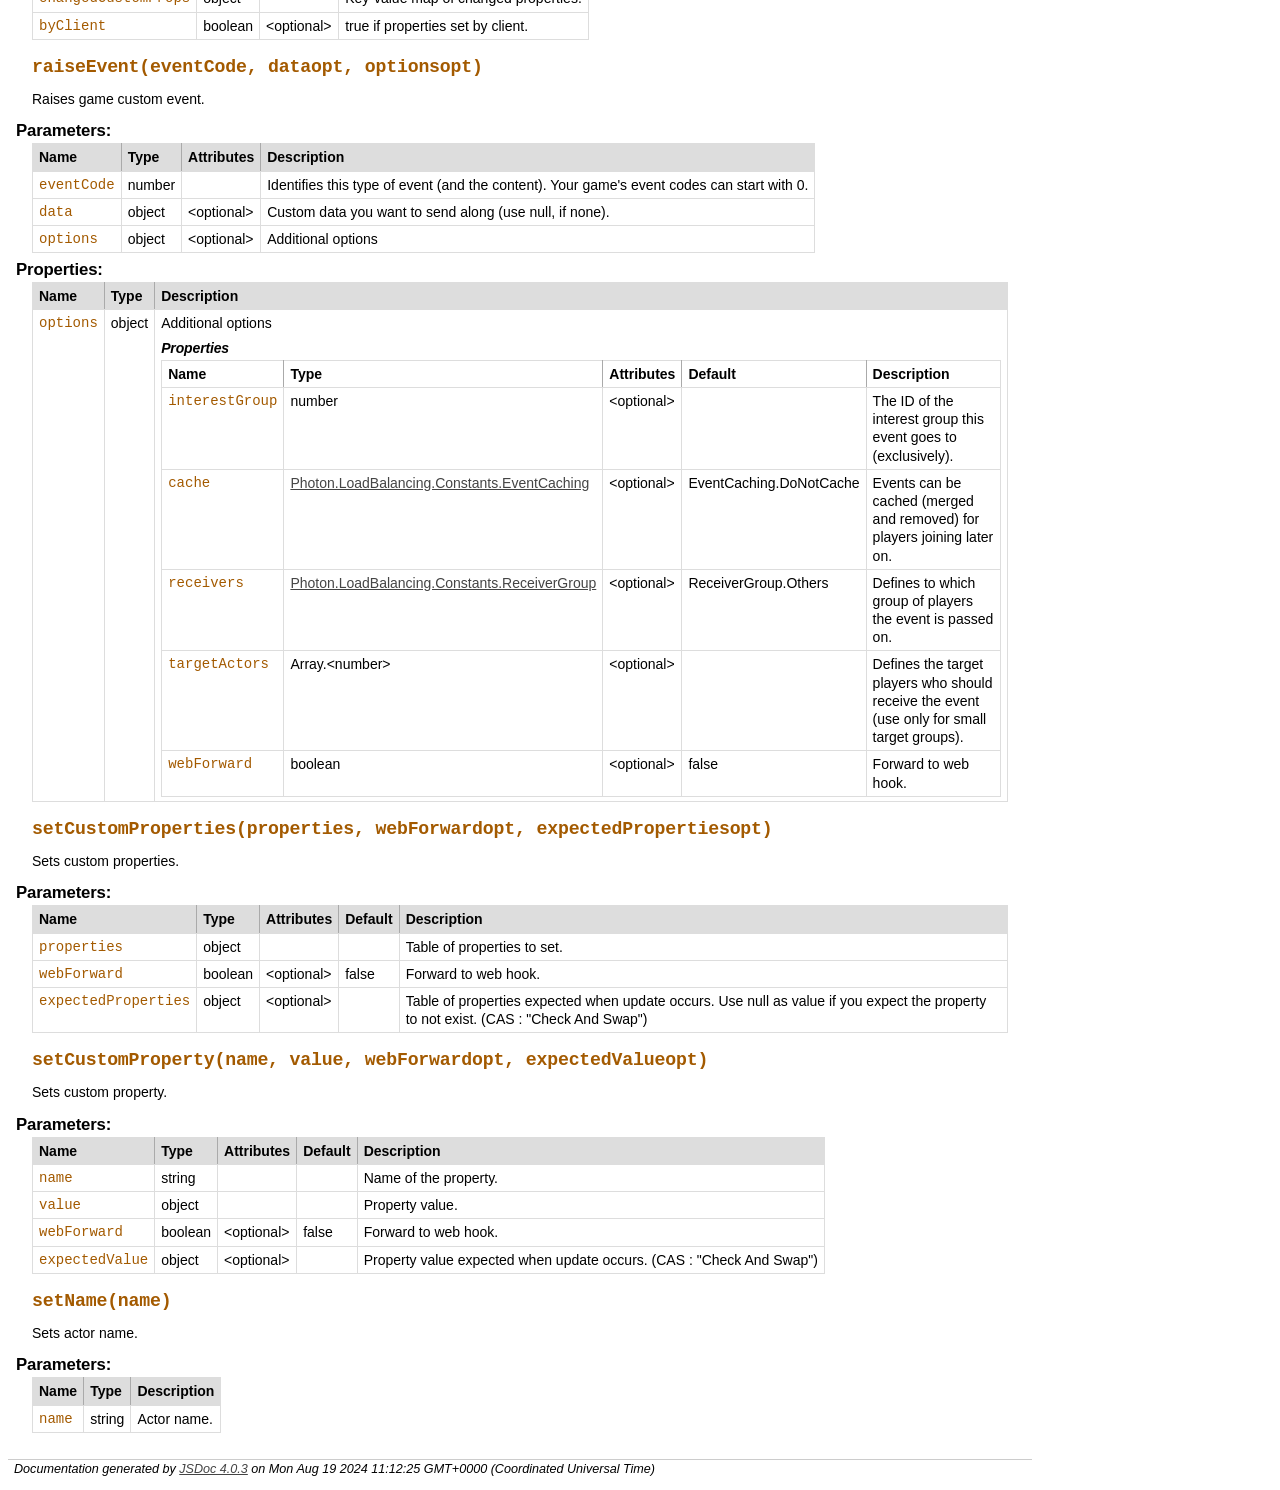
<file: photon-javascript-sdk_v4-3-1-0/doc/Photon.LoadBalancing.Actor.html>
<!DOCTYPE html>
<html lang="en">
<head>
    <meta charset="utf-8">
    <title>JSDoc: Class: Actor</title>

    <script src="scripts/prettify/prettify.js"> </script>
    <script src="scripts/prettify/lang-css.js"> </script>
    <!--[if lt IE 9]>
      <script src="//html5shiv.googlecode.com/svn/trunk/html5.js"></script>
    <![endif]-->
    <link type="text/css" rel="stylesheet" href="styles/prettify-tomorrow.css">
    <link type="text/css" rel="stylesheet" href="styles/jsdoc-default.css">
</head>

<body>

<div id="main">

    <h1 class="page-title">Class: Actor</h1>

    




<section>

<header>
    
        <h2><span class="attribs"><span class="type-signature"></span></span>
            <span class="ancestors"><a href="Photon.html">Photon</a><a href="Photon.LoadBalancing.html">.LoadBalancing</a>.</span>Actor<span class="signature">(name, actorNr, isLocal)</span><span class="type-signature"></span></h2>
        
            <div class="class-description">Summarizes a "player" within a room, identified (in that room) by ID (or "actorNr"). Extend to implement custom logic.</div>
        
    
</header>

<article>
    <div class="container-overview">
    
        

    
    <h2>Constructor</h2>
    

    
    <h4 class="name" id="Actor"><span class="type-signature"></span>new Actor<span class="signature">(name, actorNr, isLocal)</span><span class="type-signature"></span></h4>
    

    











    <h5>Parameters:</h5>
    

<table class="params">
    <thead>
    <tr>
        
        <th>Name</th>
        

        <th>Type</th>

        

        

        <th class="last">Description</th>
    </tr>
    </thead>

    <tbody>
    

        <tr>
            
                <td class="name"><code>name</code></td>
            

            <td class="type">
            
                
<span class="param-type">string</span>


            
            </td>

            

            

            <td class="description last">Actor name.</td>
        </tr>

    

        <tr>
            
                <td class="name"><code>actorNr</code></td>
            

            <td class="type">
            
                
<span class="param-type">number</span>


            
            </td>

            

            

            <td class="description last">Actor ID.</td>
        </tr>

    

        <tr>
            
                <td class="name"><code>isLocal</code></td>
            

            <td class="type">
            
                
<span class="param-type">boolean</span>


            
            </td>

            

            

            <td class="description last">Actor is local.</td>
        </tr>

    
    </tbody>
</table>






<dl class="details">

    

    

    

    

    

    

    

    

    

    

    

    

    

    

    

    
</dl>




















    
    </div>

    

    

    

    

    

    

    

    
        <h3 class="subsection-title">Methods</h3>

        
            

    

    
    <h4 class="name" id="getCustomProperties"><span class="type-signature"></span>getCustomProperties<span class="signature">()</span><span class="type-signature"> &rarr; {object}</span></h4>
    

    
    <p class="summary">Returns custom properties.</p>
    















<dl class="details">

    

    

    

    

    

    

    

    

    

    

    

    

    

    

    

    
</dl>















<h5>Returns:</h5>

        
<div class="param-desc">
    Custom properties.
</div>



<dl>
    <dt>
        Type
    </dt>
    <dd>
        
<span class="param-type">object</span>


    </dd>
</dl>

    





        
            

    

    
    <h4 class="name" id="getCustomProperty"><span class="type-signature"></span>getCustomProperty<span class="signature">(name)</span><span class="type-signature"> &rarr; {object}</span></h4>
    

    
    <p class="summary">Returns custom property by name.</p>
    











    <h5>Parameters:</h5>
    

<table class="params">
    <thead>
    <tr>
        
        <th>Name</th>
        

        <th>Type</th>

        

        

        <th class="last">Description</th>
    </tr>
    </thead>

    <tbody>
    

        <tr>
            
                <td class="name"><code>name</code></td>
            

            <td class="type">
            
                
<span class="param-type">string</span>


            
            </td>

            

            

            <td class="description last">Name of the property.</td>
        </tr>

    
    </tbody>
</table>






<dl class="details">

    

    

    

    

    

    

    

    

    

    

    

    

    

    

    

    
</dl>















<h5>Returns:</h5>

        
<div class="param-desc">
    Property or undefined if property not found.
</div>



<dl>
    <dt>
        Type
    </dt>
    <dd>
        
<span class="param-type">object</span>


    </dd>
</dl>

    





        
            

    

    
    <h4 class="name" id="getCustomPropertyOrElse"><span class="type-signature"></span>getCustomPropertyOrElse<span class="signature">(name, defaultValue)</span><span class="type-signature"> &rarr; {object}</span></h4>
    

    
    <p class="summary">Returns custom property by name or default value.</p>
    











    <h5>Parameters:</h5>
    

<table class="params">
    <thead>
    <tr>
        
        <th>Name</th>
        

        <th>Type</th>

        

        

        <th class="last">Description</th>
    </tr>
    </thead>

    <tbody>
    

        <tr>
            
                <td class="name"><code>name</code></td>
            

            <td class="type">
            
                
<span class="param-type">string</span>


            
            </td>

            

            

            <td class="description last">Name of the property.</td>
        </tr>

    

        <tr>
            
                <td class="name"><code>defaultValue</code></td>
            

            <td class="type">
            
                
<span class="param-type">object</span>


            
            </td>

            

            

            <td class="description last">Default property value.</td>
        </tr>

    
    </tbody>
</table>






<dl class="details">

    

    

    

    

    

    

    

    

    

    

    

    

    

    

    

    
</dl>















<h5>Returns:</h5>

        
<div class="param-desc">
    Property or default value if property not found.
</div>



<dl>
    <dt>
        Type
    </dt>
    <dd>
        
<span class="param-type">object</span>


    </dd>
</dl>

    





        
            

    

    
    <h4 class="name" id="getRoom"><span class="type-signature"></span>getRoom<span class="signature">()</span><span class="type-signature"> &rarr; {<a href="Photon.LoadBalancing.Room.html">Photon.LoadBalancing.Room</a>}</span></h4>
    

    
    <p class="summary">Actor's room: the room initialized by client for create room operation or room client connected to.</p>
    















<dl class="details">

    

    

    

    

    

    

    

    

    

    

    

    

    

    

    

    
</dl>















<h5>Returns:</h5>

        
<div class="param-desc">
    Actor's room.
</div>



<dl>
    <dt>
        Type
    </dt>
    <dd>
        
<span class="param-type"><a href="Photon.LoadBalancing.Room.html">Photon.LoadBalancing.Room</a></span>


    </dd>
</dl>

    





        
            

    

    
    <h4 class="name" id="isSuspended"><span class="type-signature"></span>isSuspended<span class="signature">()</span><span class="type-signature"> &rarr; {boolean}</span></h4>
    

    
    <p class="summary">Returns true if actor is in suspended state.</p>
    















<dl class="details">

    

    

    

    

    

    

    

    

    

    

    

    

    

    

    

    
</dl>















<h5>Returns:</h5>

        
<div class="param-desc">
    Actor suspend state.
</div>



<dl>
    <dt>
        Type
    </dt>
    <dd>
        
<span class="param-type">boolean</span>


    </dd>
</dl>

    





        
            

    

    
    <h4 class="name" id="onPropertiesChange"><span class="type-signature"></span>onPropertiesChange<span class="signature">(changedCustomProps, byClient<span class="signature-attributes">opt</span>)</span><span class="type-signature"></span></h4>
    

    
    <p class="summary">Called on every actor properties update: properties set by client, poperties update from server.
                Override to update custom room state.</p>
    











    <h5>Parameters:</h5>
    

<table class="params">
    <thead>
    <tr>
        
        <th>Name</th>
        

        <th>Type</th>

        
        <th>Attributes</th>
        

        

        <th class="last">Description</th>
    </tr>
    </thead>

    <tbody>
    

        <tr>
            
                <td class="name"><code>changedCustomProps</code></td>
            

            <td class="type">
            
                
<span class="param-type">object</span>


            
            </td>

            
                <td class="attributes">
                

                

                
                </td>
            

            

            <td class="description last">Key-value map of changed properties.</td>
        </tr>

    

        <tr>
            
                <td class="name"><code>byClient</code></td>
            

            <td class="type">
            
                
<span class="param-type">boolean</span>


            
            </td>

            
                <td class="attributes">
                
                    &lt;optional><br>
                

                

                
                </td>
            

            

            <td class="description last">true if properties set by client.</td>
        </tr>

    
    </tbody>
</table>






<dl class="details">

    

    

    

    

    

    

    

    

    

    

    

    

    

    

    

    
</dl>




















        
            

    

    
    <h4 class="name" id="raiseEvent"><span class="type-signature"></span>raiseEvent<span class="signature">(eventCode, data<span class="signature-attributes">opt</span>, options<span class="signature-attributes">opt</span>)</span><span class="type-signature"></span></h4>
    

    
    <p class="summary">Raises game custom event.</p>
    











    <h5>Parameters:</h5>
    

<table class="params">
    <thead>
    <tr>
        
        <th>Name</th>
        

        <th>Type</th>

        
        <th>Attributes</th>
        

        

        <th class="last">Description</th>
    </tr>
    </thead>

    <tbody>
    

        <tr>
            
                <td class="name"><code>eventCode</code></td>
            

            <td class="type">
            
                
<span class="param-type">number</span>


            
            </td>

            
                <td class="attributes">
                

                

                
                </td>
            

            

            <td class="description last">Identifies this type of event (and the content). Your game's event codes can start with 0.</td>
        </tr>

    

        <tr>
            
                <td class="name"><code>data</code></td>
            

            <td class="type">
            
                
<span class="param-type">object</span>


            
            </td>

            
                <td class="attributes">
                
                    &lt;optional><br>
                

                

                
                </td>
            

            

            <td class="description last">Custom data you want to send along (use null, if none).</td>
        </tr>

    

        <tr>
            
                <td class="name"><code>options</code></td>
            

            <td class="type">
            
                
<span class="param-type">object</span>


            
            </td>

            
                <td class="attributes">
                
                    &lt;optional><br>
                

                

                
                </td>
            

            

            <td class="description last">Additional options</td>
        </tr>

    
    </tbody>
</table>






    <h5 class="subsection-title">Properties:</h5>

    

<table class="props">
    <thead>
    <tr>
        
        <th>Name</th>
        

        <th>Type</th>

        

        

        <th class="last">Description</th>
    </tr>
    </thead>

    <tbody>
    

        <tr>
            
                <td class="name"><code>options</code></td>
            

            <td class="type">
            
                
<span class="param-type">object</span>


            
            </td>

            

            

            <td class="description last">Additional options
                <h6>Properties</h6>

<table class="props">
    <thead>
    <tr>
        
        <th>Name</th>
        

        <th>Type</th>

        
        <th>Attributes</th>
        

        
        <th>Default</th>
        

        <th class="last">Description</th>
    </tr>
    </thead>

    <tbody>
    

        <tr>
            
                <td class="name"><code>interestGroup</code></td>
            

            <td class="type">
            
                
<span class="param-type">number</span>


            
            </td>

            
                <td class="attributes">
                
                    &lt;optional><br>
                

                
                </td>
            

            
                <td class="default">
                
                </td>
            

            <td class="description last">The ID of the interest group this event goes to (exclusively).</td>
        </tr>

    

        <tr>
            
                <td class="name"><code>cache</code></td>
            

            <td class="type">
            
                
<span class="param-type"><a href="Photon.LoadBalancing.Constants.html#.EventCaching">Photon.LoadBalancing.Constants.EventCaching</a></span>


            
            </td>

            
                <td class="attributes">
                
                    &lt;optional><br>
                

                
                </td>
            

            
                <td class="default">
                
                    EventCaching.DoNotCache
                
                </td>
            

            <td class="description last">Events can be cached (merged and removed) for players joining later on.</td>
        </tr>

    

        <tr>
            
                <td class="name"><code>receivers</code></td>
            

            <td class="type">
            
                
<span class="param-type"><a href="Photon.LoadBalancing.Constants.html#.ReceiverGroup">Photon.LoadBalancing.Constants.ReceiverGroup</a></span>


            
            </td>

            
                <td class="attributes">
                
                    &lt;optional><br>
                

                
                </td>
            

            
                <td class="default">
                
                    ReceiverGroup.Others
                
                </td>
            

            <td class="description last">Defines to which group of players the event is passed on.</td>
        </tr>

    

        <tr>
            
                <td class="name"><code>targetActors</code></td>
            

            <td class="type">
            
                
<span class="param-type">Array.&lt;number></span>


            
            </td>

            
                <td class="attributes">
                
                    &lt;optional><br>
                

                
                </td>
            

            
                <td class="default">
                
                </td>
            

            <td class="description last">Defines the target players who should receive the event (use only for small target groups).</td>
        </tr>

    

        <tr>
            
                <td class="name"><code>webForward</code></td>
            

            <td class="type">
            
                
<span class="param-type">boolean</span>


            
            </td>

            
                <td class="attributes">
                
                    &lt;optional><br>
                

                
                </td>
            

            
                <td class="default">
                
                    false
                
                </td>
            

            <td class="description last">Forward to web hook.</td>
        </tr>

    
    </tbody>
</table>

            </td>
        </tr>

    
    </tbody>
</table>




<dl class="details">

    

    

    

    

    

    

    

    

    

    

    

    

    

    

    

    
</dl>




















        
            

    

    
    <h4 class="name" id="setCustomProperties"><span class="type-signature"></span>setCustomProperties<span class="signature">(properties, webForward<span class="signature-attributes">opt</span>, expectedProperties<span class="signature-attributes">opt</span>)</span><span class="type-signature"></span></h4>
    

    
    <p class="summary">Sets custom properties.</p>
    











    <h5>Parameters:</h5>
    

<table class="params">
    <thead>
    <tr>
        
        <th>Name</th>
        

        <th>Type</th>

        
        <th>Attributes</th>
        

        
        <th>Default</th>
        

        <th class="last">Description</th>
    </tr>
    </thead>

    <tbody>
    

        <tr>
            
                <td class="name"><code>properties</code></td>
            

            <td class="type">
            
                
<span class="param-type">object</span>


            
            </td>

            
                <td class="attributes">
                

                

                
                </td>
            

            
                <td class="default">
                
                </td>
            

            <td class="description last">Table of properties to set.</td>
        </tr>

    

        <tr>
            
                <td class="name"><code>webForward</code></td>
            

            <td class="type">
            
                
<span class="param-type">boolean</span>


            
            </td>

            
                <td class="attributes">
                
                    &lt;optional><br>
                

                

                
                </td>
            

            
                <td class="default">
                
                    false
                
                </td>
            

            <td class="description last">Forward to web hook.</td>
        </tr>

    

        <tr>
            
                <td class="name"><code>expectedProperties</code></td>
            

            <td class="type">
            
                
<span class="param-type">object</span>


            
            </td>

            
                <td class="attributes">
                
                    &lt;optional><br>
                

                

                
                </td>
            

            
                <td class="default">
                
                </td>
            

            <td class="description last">Table of properties expected when update occurs. Use null as value if you expect the property to not exist. (CAS : "Check And Swap")</td>
        </tr>

    
    </tbody>
</table>






<dl class="details">

    

    

    

    

    

    

    

    

    

    

    

    

    

    

    

    
</dl>




















        
            

    

    
    <h4 class="name" id="setCustomProperty"><span class="type-signature"></span>setCustomProperty<span class="signature">(name, value, webForward<span class="signature-attributes">opt</span>, expectedValue<span class="signature-attributes">opt</span>)</span><span class="type-signature"></span></h4>
    

    
    <p class="summary">Sets custom property.</p>
    











    <h5>Parameters:</h5>
    

<table class="params">
    <thead>
    <tr>
        
        <th>Name</th>
        

        <th>Type</th>

        
        <th>Attributes</th>
        

        
        <th>Default</th>
        

        <th class="last">Description</th>
    </tr>
    </thead>

    <tbody>
    

        <tr>
            
                <td class="name"><code>name</code></td>
            

            <td class="type">
            
                
<span class="param-type">string</span>


            
            </td>

            
                <td class="attributes">
                

                

                
                </td>
            

            
                <td class="default">
                
                </td>
            

            <td class="description last">Name of the property.</td>
        </tr>

    

        <tr>
            
                <td class="name"><code>value</code></td>
            

            <td class="type">
            
                
<span class="param-type">object</span>


            
            </td>

            
                <td class="attributes">
                

                

                
                </td>
            

            
                <td class="default">
                
                </td>
            

            <td class="description last">Property value.</td>
        </tr>

    

        <tr>
            
                <td class="name"><code>webForward</code></td>
            

            <td class="type">
            
                
<span class="param-type">boolean</span>


            
            </td>

            
                <td class="attributes">
                
                    &lt;optional><br>
                

                

                
                </td>
            

            
                <td class="default">
                
                    false
                
                </td>
            

            <td class="description last">Forward to web hook.</td>
        </tr>

    

        <tr>
            
                <td class="name"><code>expectedValue</code></td>
            

            <td class="type">
            
                
<span class="param-type">object</span>


            
            </td>

            
                <td class="attributes">
                
                    &lt;optional><br>
                

                

                
                </td>
            

            
                <td class="default">
                
                </td>
            

            <td class="description last">Property value expected when update occurs. (CAS : "Check And Swap")</td>
        </tr>

    
    </tbody>
</table>






<dl class="details">

    

    

    

    

    

    

    

    

    

    

    

    

    

    

    

    
</dl>




















        
            

    

    
    <h4 class="name" id="setName"><span class="type-signature"></span>setName<span class="signature">(name)</span><span class="type-signature"></span></h4>
    

    
    <p class="summary">Sets actor name.</p>
    











    <h5>Parameters:</h5>
    

<table class="params">
    <thead>
    <tr>
        
        <th>Name</th>
        

        <th>Type</th>

        

        

        <th class="last">Description</th>
    </tr>
    </thead>

    <tbody>
    

        <tr>
            
                <td class="name"><code>name</code></td>
            

            <td class="type">
            
                
<span class="param-type">string</span>


            
            </td>

            

            

            <td class="description last">Actor name.</td>
        </tr>

    
    </tbody>
</table>






<dl class="details">

    

    

    

    

    

    

    

    

    

    

    

    

    

    

    

    
</dl>




















        
    

    

    
</article>

</section>




</div>

<nav>
    <h2><a href="index.html">Home</a></h2><h3>Namespaces</h3><ul><li><a href="Photon.html">Photon</a></li><li><a href="Photon.Chat.html">Photon.Chat</a></li><li><a href="Photon.Chat.Constants.html">Photon.Chat.Constants</a></li><li><a href="Photon.LoadBalancing.html">Photon.LoadBalancing</a></li><li><a href="Photon.LoadBalancing.Constants.html">Photon.LoadBalancing.Constants</a></li><li><a href="Photon.Voice.html">Photon.Voice</a></li></ul><h3>Classes</h3><ul><li><a href="Photon.Chat.Channel.html">Photon.Chat.Channel</a></li><li><a href="Photon.Chat.ChatClient.html">Photon.Chat.ChatClient</a></li><li><a href="Photon.Chat.Message.html">Photon.Chat.Message</a></li><li><a href="Photon.LoadBalancing.Actor.html">Photon.LoadBalancing.Actor</a></li><li><a href="Photon.LoadBalancing.LoadBalancingClient.html">Photon.LoadBalancing.LoadBalancingClient</a></li><li><a href="Photon.LoadBalancing.Room.html">Photon.LoadBalancing.Room</a></li><li><a href="Photon.LoadBalancing.RoomInfo.html">Photon.LoadBalancing.RoomInfo</a></li><li><a href="Photon.Logger.html">Photon.Logger</a></li><li><a href="Photon.PhotonPeer.html">Photon.PhotonPeer</a></li><li><a href="Photon.Voice.AudioPlayer.html">Photon.Voice.AudioPlayer</a></li><li><a href="Photon.Voice.AudioSource.html">Photon.Voice.AudioSource</a></li><li><a href="Photon.Voice.CanvasRenderer.html">Photon.Voice.CanvasRenderer</a></li><li><a href="Photon.Voice.Decoder.html">Photon.Voice.Decoder</a></li><li><a href="Photon.Voice.Encoder.html">Photon.Voice.Encoder</a></li><li><a href="Photon.Voice.LBTransport.html">Photon.Voice.LBTransport</a></li><li><a href="Photon.Voice.LocalVoice.html">Photon.Voice.LocalVoice</a></li><li><a href="Photon.Voice.LocalVoiceAudio.html">Photon.Voice.LocalVoiceAudio</a></li><li><a href="Photon.Voice.RemoteVoiceOptions.html">Photon.Voice.RemoteVoiceOptions</a></li><li><a href="Photon.Voice.VideoFrame.html">Photon.Voice.VideoFrame</a></li><li><a href="Photon.Voice.VoiceClient.html">Photon.Voice.VoiceClient</a></li></ul>
</nav>

<br class="clear">

<footer>
    Documentation generated by <a href="https://github.com/jsdoc/jsdoc">JSDoc 4.0.3</a> on Mon Aug 19 2024 11:12:25 GMT+0000 (Coordinated Universal Time)
</footer>

<script> prettyPrint(); </script>
<script src="scripts/linenumber.js"> </script>
</body>
</html>
</file>
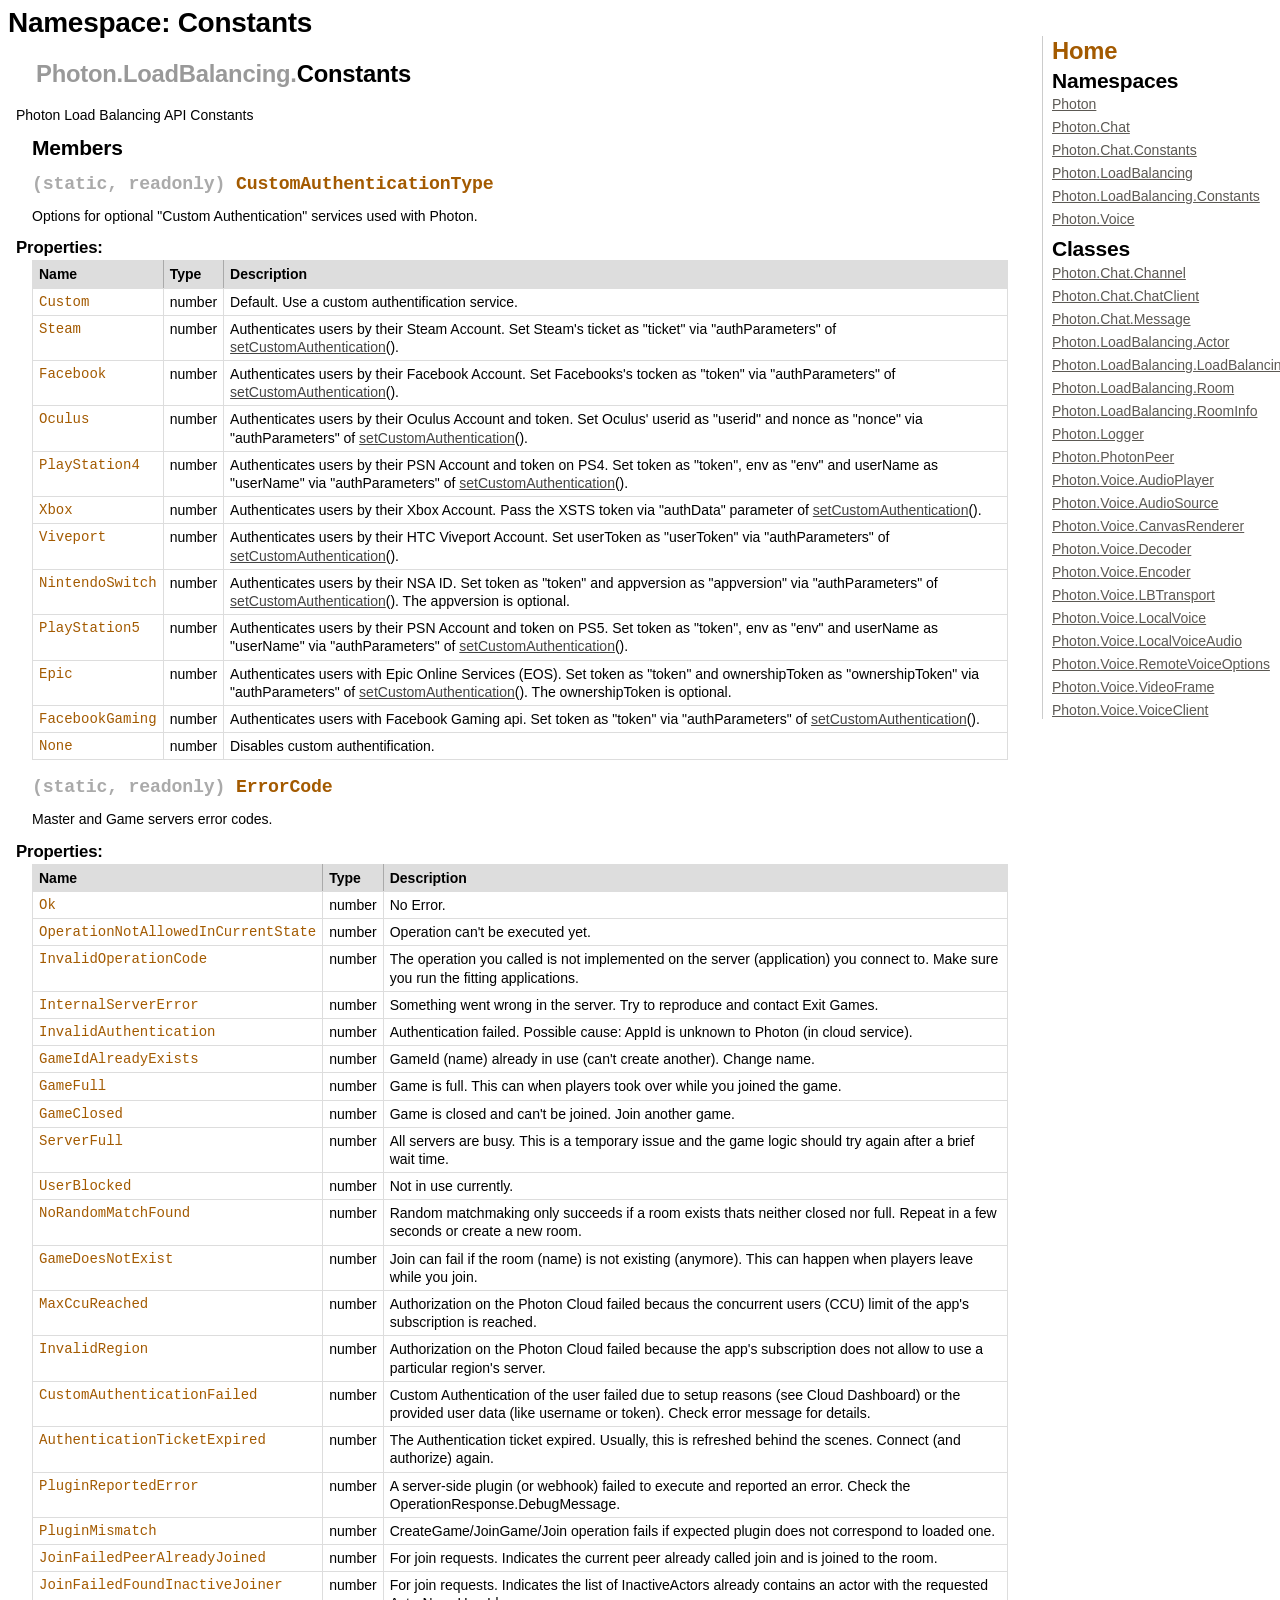
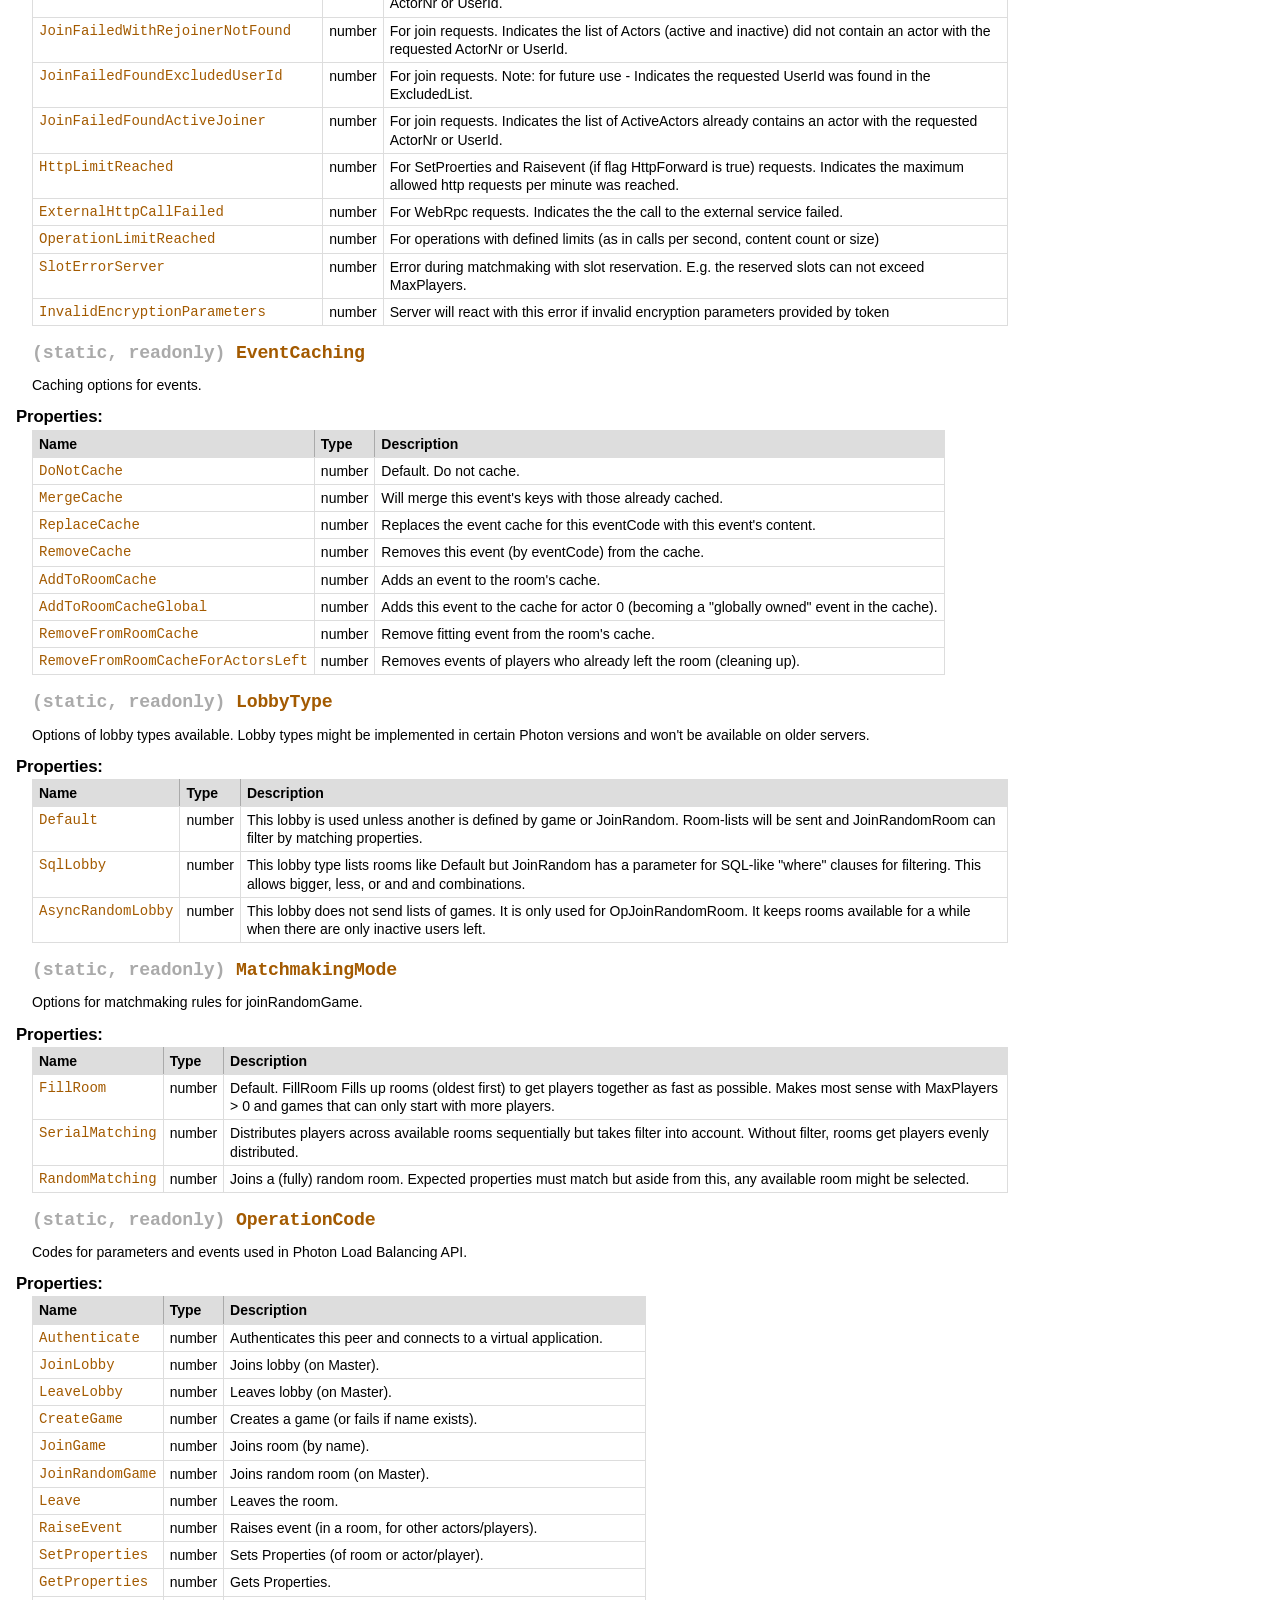
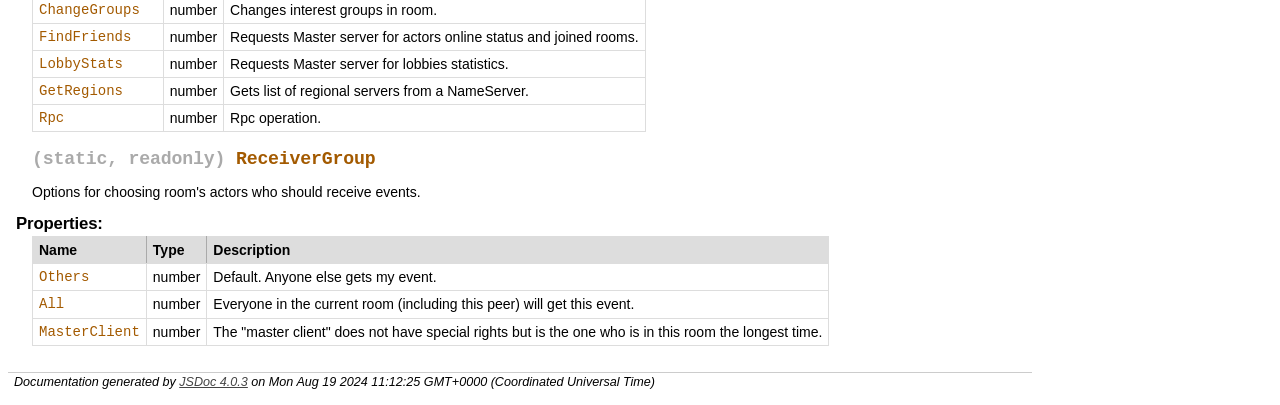
<file: photon-javascript-sdk_v4-3-1-0/doc/Photon.LoadBalancing.Constants.html>
<!DOCTYPE html>
<html lang="en">
<head>
    <meta charset="utf-8">
    <title>JSDoc: Namespace: Constants</title>

    <script src="scripts/prettify/prettify.js"> </script>
    <script src="scripts/prettify/lang-css.js"> </script>
    <!--[if lt IE 9]>
      <script src="//html5shiv.googlecode.com/svn/trunk/html5.js"></script>
    <![endif]-->
    <link type="text/css" rel="stylesheet" href="styles/prettify-tomorrow.css">
    <link type="text/css" rel="stylesheet" href="styles/jsdoc-default.css">
</head>

<body>

<div id="main">

    <h1 class="page-title">Namespace: Constants</h1>

    




<section>

<header>
    
        <h2>
            <span class="ancestors"><a href="Photon.html">Photon</a><a href="Photon.LoadBalancing.html">.LoadBalancing</a>.</span>Constants</h2>
        
    
</header>

<article>
    <div class="container-overview">
    
        
            <div class="description">Photon Load Balancing API Constants</div>
        

        


<dl class="details">

    

    

    

    

    

    

    

    

    

    

    

    

    

    

    

    
</dl>


        
    
    </div>

    

    

    

    

    

    

    
        <h3 class="subsection-title">Members</h3>

        
            
<h4 class="name" id=".CustomAuthenticationType"><span class="type-signature">(static, readonly) </span>CustomAuthenticationType<span class="type-signature"></span></h4>


<p class="summary">Options for optional "Custom Authentication" services used with Photon.</p>









    <h5 class="subsection-title">Properties:</h5>

    

<table class="props">
    <thead>
    <tr>
        
        <th>Name</th>
        

        <th>Type</th>

        

        

        <th class="last">Description</th>
    </tr>
    </thead>

    <tbody>
    

        <tr>
            
                <td class="name"><code>Custom</code></td>
            

            <td class="type">
            
                
<span class="param-type">number</span>


            
            </td>

            

            

            <td class="description last">Default. Use a custom authentification service.</td>
        </tr>

    

        <tr>
            
                <td class="name"><code>Steam</code></td>
            

            <td class="type">
            
                
<span class="param-type">number</span>


            
            </td>

            

            

            <td class="description last">Authenticates users by their Steam Account. Set Steam's ticket as "ticket" via "authParameters" of <a href="Photon.LoadBalancing.LoadBalancingClient.html#setCustomAuthentication">setCustomAuthentication</a>().</td>
        </tr>

    

        <tr>
            
                <td class="name"><code>Facebook</code></td>
            

            <td class="type">
            
                
<span class="param-type">number</span>


            
            </td>

            

            

            <td class="description last">Authenticates users by their Facebook Account. Set Facebooks's tocken as "token" via "authParameters" of <a href="Photon.LoadBalancing.LoadBalancingClient.html#setCustomAuthentication">setCustomAuthentication</a>().</td>
        </tr>

    

        <tr>
            
                <td class="name"><code>Oculus</code></td>
            

            <td class="type">
            
                
<span class="param-type">number</span>


            
            </td>

            

            

            <td class="description last">Authenticates users by their Oculus Account and token. Set Oculus' userid as "userid" and nonce as "nonce" via "authParameters" of <a href="Photon.LoadBalancing.LoadBalancingClient.html#setCustomAuthentication">setCustomAuthentication</a>().</td>
        </tr>

    

        <tr>
            
                <td class="name"><code>PlayStation4</code></td>
            

            <td class="type">
            
                
<span class="param-type">number</span>


            
            </td>

            

            

            <td class="description last">Authenticates users by their PSN Account and token on PS4. Set token as "token", env as "env" and userName as "userName" via "authParameters" of <a href="Photon.LoadBalancing.LoadBalancingClient.html#setCustomAuthentication">setCustomAuthentication</a>().</td>
        </tr>

    

        <tr>
            
                <td class="name"><code>Xbox</code></td>
            

            <td class="type">
            
                
<span class="param-type">number</span>


            
            </td>

            

            

            <td class="description last">Authenticates users by their Xbox Account. Pass the XSTS token via "authData" parameter of <a href="Photon.LoadBalancing.LoadBalancingClient.html#setCustomAuthentication">setCustomAuthentication</a>().</td>
        </tr>

    

        <tr>
            
                <td class="name"><code>Viveport</code></td>
            

            <td class="type">
            
                
<span class="param-type">number</span>


            
            </td>

            

            

            <td class="description last">Authenticates users by their HTC Viveport Account. Set userToken as "userToken" via "authParameters" of <a href="Photon.LoadBalancing.LoadBalancingClient.html#setCustomAuthentication">setCustomAuthentication</a>().</td>
        </tr>

    

        <tr>
            
                <td class="name"><code>NintendoSwitch</code></td>
            

            <td class="type">
            
                
<span class="param-type">number</span>


            
            </td>

            

            

            <td class="description last">Authenticates users by their NSA ID. Set token  as "token" and appversion as "appversion" via "authParameters" of <a href="Photon.LoadBalancing.LoadBalancingClient.html#setCustomAuthentication">setCustomAuthentication</a>(). The appversion is optional.</td>
        </tr>

    

        <tr>
            
                <td class="name"><code>PlayStation5</code></td>
            

            <td class="type">
            
                
<span class="param-type">number</span>


            
            </td>

            

            

            <td class="description last">Authenticates users by their PSN Account and token on PS5. Set token as "token", env as "env" and userName as "userName" via "authParameters" of <a href="Photon.LoadBalancing.LoadBalancingClient.html#setCustomAuthentication">setCustomAuthentication</a>().</td>
        </tr>

    

        <tr>
            
                <td class="name"><code>Epic</code></td>
            

            <td class="type">
            
                
<span class="param-type">number</span>


            
            </td>

            

            

            <td class="description last">Authenticates users with Epic Online Services (EOS). Set token as "token" and ownershipToken as "ownershipToken" via "authParameters" of <a href="Photon.LoadBalancing.LoadBalancingClient.html#setCustomAuthentication">setCustomAuthentication</a>(). The ownershipToken is optional.</td>
        </tr>

    

        <tr>
            
                <td class="name"><code>FacebookGaming</code></td>
            

            <td class="type">
            
                
<span class="param-type">number</span>


            
            </td>

            

            

            <td class="description last">Authenticates users with Facebook Gaming api. Set token as "token" via "authParameters" of <a href="Photon.LoadBalancing.LoadBalancingClient.html#setCustomAuthentication">setCustomAuthentication</a>().</td>
        </tr>

    

        <tr>
            
                <td class="name"><code>None</code></td>
            

            <td class="type">
            
                
<span class="param-type">number</span>


            
            </td>

            

            

            <td class="description last">Disables custom authentification.</td>
        </tr>

    
    </tbody>
</table>




<dl class="details">

    

    

    

    

    

    

    

    

    

    

    

    

    

    

    

    
</dl>






        
            
<h4 class="name" id=".ErrorCode"><span class="type-signature">(static, readonly) </span>ErrorCode<span class="type-signature"></span></h4>


<p class="summary">Master and Game servers error codes.</p>









    <h5 class="subsection-title">Properties:</h5>

    

<table class="props">
    <thead>
    <tr>
        
        <th>Name</th>
        

        <th>Type</th>

        

        

        <th class="last">Description</th>
    </tr>
    </thead>

    <tbody>
    

        <tr>
            
                <td class="name"><code>Ok</code></td>
            

            <td class="type">
            
                
<span class="param-type">number</span>


            
            </td>

            

            

            <td class="description last">No Error.</td>
        </tr>

    

        <tr>
            
                <td class="name"><code>OperationNotAllowedInCurrentState</code></td>
            

            <td class="type">
            
                
<span class="param-type">number</span>


            
            </td>

            

            

            <td class="description last">Operation can't be executed yet.</td>
        </tr>

    

        <tr>
            
                <td class="name"><code>InvalidOperationCode</code></td>
            

            <td class="type">
            
                
<span class="param-type">number</span>


            
            </td>

            

            

            <td class="description last">The operation you called is not implemented on the server (application) you connect to. Make sure you run the fitting applications.</td>
        </tr>

    

        <tr>
            
                <td class="name"><code>InternalServerError</code></td>
            

            <td class="type">
            
                
<span class="param-type">number</span>


            
            </td>

            

            

            <td class="description last">Something went wrong in the server. Try to reproduce and contact Exit Games.</td>
        </tr>

    

        <tr>
            
                <td class="name"><code>InvalidAuthentication</code></td>
            

            <td class="type">
            
                
<span class="param-type">number</span>


            
            </td>

            

            

            <td class="description last">Authentication failed. Possible cause: AppId is unknown to Photon (in cloud service).</td>
        </tr>

    

        <tr>
            
                <td class="name"><code>GameIdAlreadyExists</code></td>
            

            <td class="type">
            
                
<span class="param-type">number</span>


            
            </td>

            

            

            <td class="description last">GameId (name) already in use (can't create another). Change name.</td>
        </tr>

    

        <tr>
            
                <td class="name"><code>GameFull</code></td>
            

            <td class="type">
            
                
<span class="param-type">number</span>


            
            </td>

            

            

            <td class="description last">Game is full. This can when players took over while you joined the game.</td>
        </tr>

    

        <tr>
            
                <td class="name"><code>GameClosed</code></td>
            

            <td class="type">
            
                
<span class="param-type">number</span>


            
            </td>

            

            

            <td class="description last">Game is closed and can't be joined. Join another game.</td>
        </tr>

    

        <tr>
            
                <td class="name"><code>ServerFull</code></td>
            

            <td class="type">
            
                
<span class="param-type">number</span>


            
            </td>

            

            

            <td class="description last">All servers are busy. This is a temporary issue and the game logic should try again after a brief wait time.</td>
        </tr>

    

        <tr>
            
                <td class="name"><code>UserBlocked</code></td>
            

            <td class="type">
            
                
<span class="param-type">number</span>


            
            </td>

            

            

            <td class="description last">Not in use currently.</td>
        </tr>

    

        <tr>
            
                <td class="name"><code>NoRandomMatchFound</code></td>
            

            <td class="type">
            
                
<span class="param-type">number</span>


            
            </td>

            

            

            <td class="description last">Random matchmaking only succeeds if a room exists thats neither closed nor full. Repeat in a few seconds or create a new room.</td>
        </tr>

    

        <tr>
            
                <td class="name"><code>GameDoesNotExist</code></td>
            

            <td class="type">
            
                
<span class="param-type">number</span>


            
            </td>

            

            

            <td class="description last">Join can fail if the room (name) is not existing (anymore). This can happen when players leave while you join.</td>
        </tr>

    

        <tr>
            
                <td class="name"><code>MaxCcuReached</code></td>
            

            <td class="type">
            
                
<span class="param-type">number</span>


            
            </td>

            

            

            <td class="description last">Authorization on the Photon Cloud failed becaus the concurrent users (CCU) limit of the app's subscription is reached.</td>
        </tr>

    

        <tr>
            
                <td class="name"><code>InvalidRegion</code></td>
            

            <td class="type">
            
                
<span class="param-type">number</span>


            
            </td>

            

            

            <td class="description last">Authorization on the Photon Cloud failed because the app's subscription does not allow to use a particular region's server.</td>
        </tr>

    

        <tr>
            
                <td class="name"><code>CustomAuthenticationFailed</code></td>
            

            <td class="type">
            
                
<span class="param-type">number</span>


            
            </td>

            

            

            <td class="description last">Custom Authentication of the user failed due to setup reasons (see Cloud Dashboard) or the provided user data (like username or token). Check error message for details.</td>
        </tr>

    

        <tr>
            
                <td class="name"><code>AuthenticationTicketExpired</code></td>
            

            <td class="type">
            
                
<span class="param-type">number</span>


            
            </td>

            

            

            <td class="description last">The Authentication ticket expired. Usually, this is refreshed behind the scenes. Connect (and authorize) again.</td>
        </tr>

    

        <tr>
            
                <td class="name"><code>PluginReportedError</code></td>
            

            <td class="type">
            
                
<span class="param-type">number</span>


            
            </td>

            

            

            <td class="description last">A server-side plugin (or webhook) failed to execute and reported an error. Check the OperationResponse.DebugMessage.</td>
        </tr>

    

        <tr>
            
                <td class="name"><code>PluginMismatch</code></td>
            

            <td class="type">
            
                
<span class="param-type">number</span>


            
            </td>

            

            

            <td class="description last">CreateGame/JoinGame/Join operation fails if expected plugin does not correspond to loaded one.</td>
        </tr>

    

        <tr>
            
                <td class="name"><code>JoinFailedPeerAlreadyJoined</code></td>
            

            <td class="type">
            
                
<span class="param-type">number</span>


            
            </td>

            

            

            <td class="description last">For join requests. Indicates the current peer already called join and is joined to the room.</td>
        </tr>

    

        <tr>
            
                <td class="name"><code>JoinFailedFoundInactiveJoiner</code></td>
            

            <td class="type">
            
                
<span class="param-type">number</span>


            
            </td>

            

            

            <td class="description last">For join requests. Indicates the list of InactiveActors already contains an actor with the requested ActorNr or UserId.</td>
        </tr>

    

        <tr>
            
                <td class="name"><code>JoinFailedWithRejoinerNotFound</code></td>
            

            <td class="type">
            
                
<span class="param-type">number</span>


            
            </td>

            

            

            <td class="description last">For join requests. Indicates the list of Actors (active and inactive) did not contain an actor with the requested ActorNr or UserId.</td>
        </tr>

    

        <tr>
            
                <td class="name"><code>JoinFailedFoundExcludedUserId</code></td>
            

            <td class="type">
            
                
<span class="param-type">number</span>


            
            </td>

            

            

            <td class="description last">For join requests. Note: for future use - Indicates the requested UserId was found in the ExcludedList.</td>
        </tr>

    

        <tr>
            
                <td class="name"><code>JoinFailedFoundActiveJoiner</code></td>
            

            <td class="type">
            
                
<span class="param-type">number</span>


            
            </td>

            

            

            <td class="description last">For join requests. Indicates the list of ActiveActors already contains an actor with the requested ActorNr or UserId.</td>
        </tr>

    

        <tr>
            
                <td class="name"><code>HttpLimitReached</code></td>
            

            <td class="type">
            
                
<span class="param-type">number</span>


            
            </td>

            

            

            <td class="description last">For SetProerties and Raisevent (if flag HttpForward is true) requests. Indicates the maximum allowed http requests per minute was reached.</td>
        </tr>

    

        <tr>
            
                <td class="name"><code>ExternalHttpCallFailed</code></td>
            

            <td class="type">
            
                
<span class="param-type">number</span>


            
            </td>

            

            

            <td class="description last">For WebRpc requests. Indicates the the call to the external service failed.</td>
        </tr>

    

        <tr>
            
                <td class="name"><code>OperationLimitReached</code></td>
            

            <td class="type">
            
                
<span class="param-type">number</span>


            
            </td>

            

            

            <td class="description last">For operations with defined limits (as in calls per second, content count or size)</td>
        </tr>

    

        <tr>
            
                <td class="name"><code>SlotErrorServer</code></td>
            

            <td class="type">
            
                
<span class="param-type">number</span>


            
            </td>

            

            

            <td class="description last">Error during matchmaking with slot reservation. E.g. the reserved slots can not exceed MaxPlayers.</td>
        </tr>

    

        <tr>
            
                <td class="name"><code>InvalidEncryptionParameters</code></td>
            

            <td class="type">
            
                
<span class="param-type">number</span>


            
            </td>

            

            

            <td class="description last">Server will react with this error if invalid encryption parameters provided by token</td>
        </tr>

    
    </tbody>
</table>




<dl class="details">

    

    

    

    

    

    

    

    

    

    

    

    

    

    

    

    
</dl>






        
            
<h4 class="name" id=".EventCaching"><span class="type-signature">(static, readonly) </span>EventCaching<span class="type-signature"></span></h4>


<p class="summary">Caching options for events.</p>









    <h5 class="subsection-title">Properties:</h5>

    

<table class="props">
    <thead>
    <tr>
        
        <th>Name</th>
        

        <th>Type</th>

        

        

        <th class="last">Description</th>
    </tr>
    </thead>

    <tbody>
    

        <tr>
            
                <td class="name"><code>DoNotCache</code></td>
            

            <td class="type">
            
                
<span class="param-type">number</span>


            
            </td>

            

            

            <td class="description last">Default. Do not cache.</td>
        </tr>

    

        <tr>
            
                <td class="name"><code>MergeCache</code></td>
            

            <td class="type">
            
                
<span class="param-type">number</span>


            
            </td>

            

            

            <td class="description last">Will merge this event's keys with those already cached.</td>
        </tr>

    

        <tr>
            
                <td class="name"><code>ReplaceCache</code></td>
            

            <td class="type">
            
                
<span class="param-type">number</span>


            
            </td>

            

            

            <td class="description last">Replaces the event cache for this eventCode with this event's content.</td>
        </tr>

    

        <tr>
            
                <td class="name"><code>RemoveCache</code></td>
            

            <td class="type">
            
                
<span class="param-type">number</span>


            
            </td>

            

            

            <td class="description last">Removes this event (by eventCode) from the cache.</td>
        </tr>

    

        <tr>
            
                <td class="name"><code>AddToRoomCache</code></td>
            

            <td class="type">
            
                
<span class="param-type">number</span>


            
            </td>

            

            

            <td class="description last">Adds an event to the room's cache.</td>
        </tr>

    

        <tr>
            
                <td class="name"><code>AddToRoomCacheGlobal</code></td>
            

            <td class="type">
            
                
<span class="param-type">number</span>


            
            </td>

            

            

            <td class="description last">Adds this event to the cache for actor 0 (becoming a "globally owned" event in the cache).</td>
        </tr>

    

        <tr>
            
                <td class="name"><code>RemoveFromRoomCache</code></td>
            

            <td class="type">
            
                
<span class="param-type">number</span>


            
            </td>

            

            

            <td class="description last">Remove fitting event from the room's cache.</td>
        </tr>

    

        <tr>
            
                <td class="name"><code>RemoveFromRoomCacheForActorsLeft</code></td>
            

            <td class="type">
            
                
<span class="param-type">number</span>


            
            </td>

            

            

            <td class="description last">Removes events of players who already left the room (cleaning up).</td>
        </tr>

    
    </tbody>
</table>




<dl class="details">

    

    

    

    

    

    

    

    

    

    

    

    

    

    

    

    
</dl>






        
            
<h4 class="name" id=".LobbyType"><span class="type-signature">(static, readonly) </span>LobbyType<span class="type-signature"></span></h4>


<p class="summary">Options of lobby types available. Lobby types might be implemented in certain Photon versions and won't be available on older servers.</p>









    <h5 class="subsection-title">Properties:</h5>

    

<table class="props">
    <thead>
    <tr>
        
        <th>Name</th>
        

        <th>Type</th>

        

        

        <th class="last">Description</th>
    </tr>
    </thead>

    <tbody>
    

        <tr>
            
                <td class="name"><code>Default</code></td>
            

            <td class="type">
            
                
<span class="param-type">number</span>


            
            </td>

            

            

            <td class="description last">This lobby is used unless another is defined by game or JoinRandom. Room-lists will be sent and JoinRandomRoom can filter by matching properties.</td>
        </tr>

    

        <tr>
            
                <td class="name"><code>SqlLobby</code></td>
            

            <td class="type">
            
                
<span class="param-type">number</span>


            
            </td>

            

            

            <td class="description last">This lobby type lists rooms like Default but JoinRandom has a parameter for SQL-like "where" clauses for filtering. This allows bigger, less, or and and combinations.</td>
        </tr>

    

        <tr>
            
                <td class="name"><code>AsyncRandomLobby</code></td>
            

            <td class="type">
            
                
<span class="param-type">number</span>


            
            </td>

            

            

            <td class="description last">This lobby does not send lists of games. It is only used for OpJoinRandomRoom. It keeps rooms available for a while when there are only inactive users left.</td>
        </tr>

    
    </tbody>
</table>




<dl class="details">

    

    

    

    

    

    

    

    

    

    

    

    

    

    

    

    
</dl>






        
            
<h4 class="name" id=".MatchmakingMode"><span class="type-signature">(static, readonly) </span>MatchmakingMode<span class="type-signature"></span></h4>


<p class="summary">Options for matchmaking rules for joinRandomGame.</p>









    <h5 class="subsection-title">Properties:</h5>

    

<table class="props">
    <thead>
    <tr>
        
        <th>Name</th>
        

        <th>Type</th>

        

        

        <th class="last">Description</th>
    </tr>
    </thead>

    <tbody>
    

        <tr>
            
                <td class="name"><code>FillRoom</code></td>
            

            <td class="type">
            
                
<span class="param-type">number</span>


            
            </td>

            

            

            <td class="description last">Default. FillRoom Fills up rooms (oldest first) to get players together as fast as possible. Makes most sense with MaxPlayers > 0 and games that can only start with more players.</td>
        </tr>

    

        <tr>
            
                <td class="name"><code>SerialMatching</code></td>
            

            <td class="type">
            
                
<span class="param-type">number</span>


            
            </td>

            

            

            <td class="description last">Distributes players across available rooms sequentially but takes filter into account. Without filter, rooms get players evenly distributed.</td>
        </tr>

    

        <tr>
            
                <td class="name"><code>RandomMatching</code></td>
            

            <td class="type">
            
                
<span class="param-type">number</span>


            
            </td>

            

            

            <td class="description last">Joins a (fully) random room. Expected properties must match but aside from this, any available room might be selected.</td>
        </tr>

    
    </tbody>
</table>




<dl class="details">

    

    

    

    

    

    

    

    

    

    

    

    

    

    

    

    
</dl>






        
            
<h4 class="name" id=".OperationCode"><span class="type-signature">(static, readonly) </span>OperationCode<span class="type-signature"></span></h4>


<p class="summary">Codes for parameters and events used in Photon Load Balancing API.</p>









    <h5 class="subsection-title">Properties:</h5>

    

<table class="props">
    <thead>
    <tr>
        
        <th>Name</th>
        

        <th>Type</th>

        

        

        <th class="last">Description</th>
    </tr>
    </thead>

    <tbody>
    

        <tr>
            
                <td class="name"><code>Authenticate</code></td>
            

            <td class="type">
            
                
<span class="param-type">number</span>


            
            </td>

            

            

            <td class="description last">Authenticates this peer and connects to a virtual application.</td>
        </tr>

    

        <tr>
            
                <td class="name"><code>JoinLobby</code></td>
            

            <td class="type">
            
                
<span class="param-type">number</span>


            
            </td>

            

            

            <td class="description last">Joins lobby (on Master).</td>
        </tr>

    

        <tr>
            
                <td class="name"><code>LeaveLobby</code></td>
            

            <td class="type">
            
                
<span class="param-type">number</span>


            
            </td>

            

            

            <td class="description last">Leaves lobby (on Master).</td>
        </tr>

    

        <tr>
            
                <td class="name"><code>CreateGame</code></td>
            

            <td class="type">
            
                
<span class="param-type">number</span>


            
            </td>

            

            

            <td class="description last">Creates a game (or fails if name exists).</td>
        </tr>

    

        <tr>
            
                <td class="name"><code>JoinGame</code></td>
            

            <td class="type">
            
                
<span class="param-type">number</span>


            
            </td>

            

            

            <td class="description last">Joins room (by name).</td>
        </tr>

    

        <tr>
            
                <td class="name"><code>JoinRandomGame</code></td>
            

            <td class="type">
            
                
<span class="param-type">number</span>


            
            </td>

            

            

            <td class="description last">Joins random room (on Master).</td>
        </tr>

    

        <tr>
            
                <td class="name"><code>Leave</code></td>
            

            <td class="type">
            
                
<span class="param-type">number</span>


            
            </td>

            

            

            <td class="description last">Leaves the room.</td>
        </tr>

    

        <tr>
            
                <td class="name"><code>RaiseEvent</code></td>
            

            <td class="type">
            
                
<span class="param-type">number</span>


            
            </td>

            

            

            <td class="description last">Raises event (in a room, for other actors/players).</td>
        </tr>

    

        <tr>
            
                <td class="name"><code>SetProperties</code></td>
            

            <td class="type">
            
                
<span class="param-type">number</span>


            
            </td>

            

            

            <td class="description last">Sets Properties (of room or actor/player).</td>
        </tr>

    

        <tr>
            
                <td class="name"><code>GetProperties</code></td>
            

            <td class="type">
            
                
<span class="param-type">number</span>


            
            </td>

            

            

            <td class="description last">Gets Properties.</td>
        </tr>

    

        <tr>
            
                <td class="name"><code>ChangeGroups</code></td>
            

            <td class="type">
            
                
<span class="param-type">number</span>


            
            </td>

            

            

            <td class="description last">Changes interest groups in room.</td>
        </tr>

    

        <tr>
            
                <td class="name"><code>FindFriends</code></td>
            

            <td class="type">
            
                
<span class="param-type">number</span>


            
            </td>

            

            

            <td class="description last">Requests Master server for actors online status and joined rooms.</td>
        </tr>

    

        <tr>
            
                <td class="name"><code>LobbyStats</code></td>
            

            <td class="type">
            
                
<span class="param-type">number</span>


            
            </td>

            

            

            <td class="description last">Requests Master server for lobbies statistics.</td>
        </tr>

    

        <tr>
            
                <td class="name"><code>GetRegions</code></td>
            

            <td class="type">
            
                
<span class="param-type">number</span>


            
            </td>

            

            

            <td class="description last">Gets list of regional servers from a NameServer.</td>
        </tr>

    

        <tr>
            
                <td class="name"><code>Rpc</code></td>
            

            <td class="type">
            
                
<span class="param-type">number</span>


            
            </td>

            

            

            <td class="description last">Rpc operation.</td>
        </tr>

    
    </tbody>
</table>




<dl class="details">

    

    

    

    

    

    

    

    

    

    

    

    

    

    

    

    
</dl>






        
            
<h4 class="name" id=".ReceiverGroup"><span class="type-signature">(static, readonly) </span>ReceiverGroup<span class="type-signature"></span></h4>


<p class="summary">Options for choosing room's actors who should receive events.</p>









    <h5 class="subsection-title">Properties:</h5>

    

<table class="props">
    <thead>
    <tr>
        
        <th>Name</th>
        

        <th>Type</th>

        

        

        <th class="last">Description</th>
    </tr>
    </thead>

    <tbody>
    

        <tr>
            
                <td class="name"><code>Others</code></td>
            

            <td class="type">
            
                
<span class="param-type">number</span>


            
            </td>

            

            

            <td class="description last">Default. Anyone else gets my event.</td>
        </tr>

    

        <tr>
            
                <td class="name"><code>All</code></td>
            

            <td class="type">
            
                
<span class="param-type">number</span>


            
            </td>

            

            

            <td class="description last">Everyone in the current room (including this peer) will get this event.</td>
        </tr>

    

        <tr>
            
                <td class="name"><code>MasterClient</code></td>
            

            <td class="type">
            
                
<span class="param-type">number</span>


            
            </td>

            

            

            <td class="description last">The "master client" does not have special rights but is the one who is in this room the longest time.</td>
        </tr>

    
    </tbody>
</table>




<dl class="details">

    

    

    

    

    

    

    

    

    

    

    

    

    

    

    

    
</dl>






        
    

    

    

    
</article>

</section>




</div>

<nav>
    <h2><a href="index.html">Home</a></h2><h3>Namespaces</h3><ul><li><a href="Photon.html">Photon</a></li><li><a href="Photon.Chat.html">Photon.Chat</a></li><li><a href="Photon.Chat.Constants.html">Photon.Chat.Constants</a></li><li><a href="Photon.LoadBalancing.html">Photon.LoadBalancing</a></li><li><a href="Photon.LoadBalancing.Constants.html">Photon.LoadBalancing.Constants</a></li><li><a href="Photon.Voice.html">Photon.Voice</a></li></ul><h3>Classes</h3><ul><li><a href="Photon.Chat.Channel.html">Photon.Chat.Channel</a></li><li><a href="Photon.Chat.ChatClient.html">Photon.Chat.ChatClient</a></li><li><a href="Photon.Chat.Message.html">Photon.Chat.Message</a></li><li><a href="Photon.LoadBalancing.Actor.html">Photon.LoadBalancing.Actor</a></li><li><a href="Photon.LoadBalancing.LoadBalancingClient.html">Photon.LoadBalancing.LoadBalancingClient</a></li><li><a href="Photon.LoadBalancing.Room.html">Photon.LoadBalancing.Room</a></li><li><a href="Photon.LoadBalancing.RoomInfo.html">Photon.LoadBalancing.RoomInfo</a></li><li><a href="Photon.Logger.html">Photon.Logger</a></li><li><a href="Photon.PhotonPeer.html">Photon.PhotonPeer</a></li><li><a href="Photon.Voice.AudioPlayer.html">Photon.Voice.AudioPlayer</a></li><li><a href="Photon.Voice.AudioSource.html">Photon.Voice.AudioSource</a></li><li><a href="Photon.Voice.CanvasRenderer.html">Photon.Voice.CanvasRenderer</a></li><li><a href="Photon.Voice.Decoder.html">Photon.Voice.Decoder</a></li><li><a href="Photon.Voice.Encoder.html">Photon.Voice.Encoder</a></li><li><a href="Photon.Voice.LBTransport.html">Photon.Voice.LBTransport</a></li><li><a href="Photon.Voice.LocalVoice.html">Photon.Voice.LocalVoice</a></li><li><a href="Photon.Voice.LocalVoiceAudio.html">Photon.Voice.LocalVoiceAudio</a></li><li><a href="Photon.Voice.RemoteVoiceOptions.html">Photon.Voice.RemoteVoiceOptions</a></li><li><a href="Photon.Voice.VideoFrame.html">Photon.Voice.VideoFrame</a></li><li><a href="Photon.Voice.VoiceClient.html">Photon.Voice.VoiceClient</a></li></ul>
</nav>

<br class="clear">

<footer>
    Documentation generated by <a href="https://github.com/jsdoc/jsdoc">JSDoc 4.0.3</a> on Mon Aug 19 2024 11:12:25 GMT+0000 (Coordinated Universal Time)
</footer>

<script> prettyPrint(); </script>
<script src="scripts/linenumber.js"> </script>
</body>
</html>
</file>
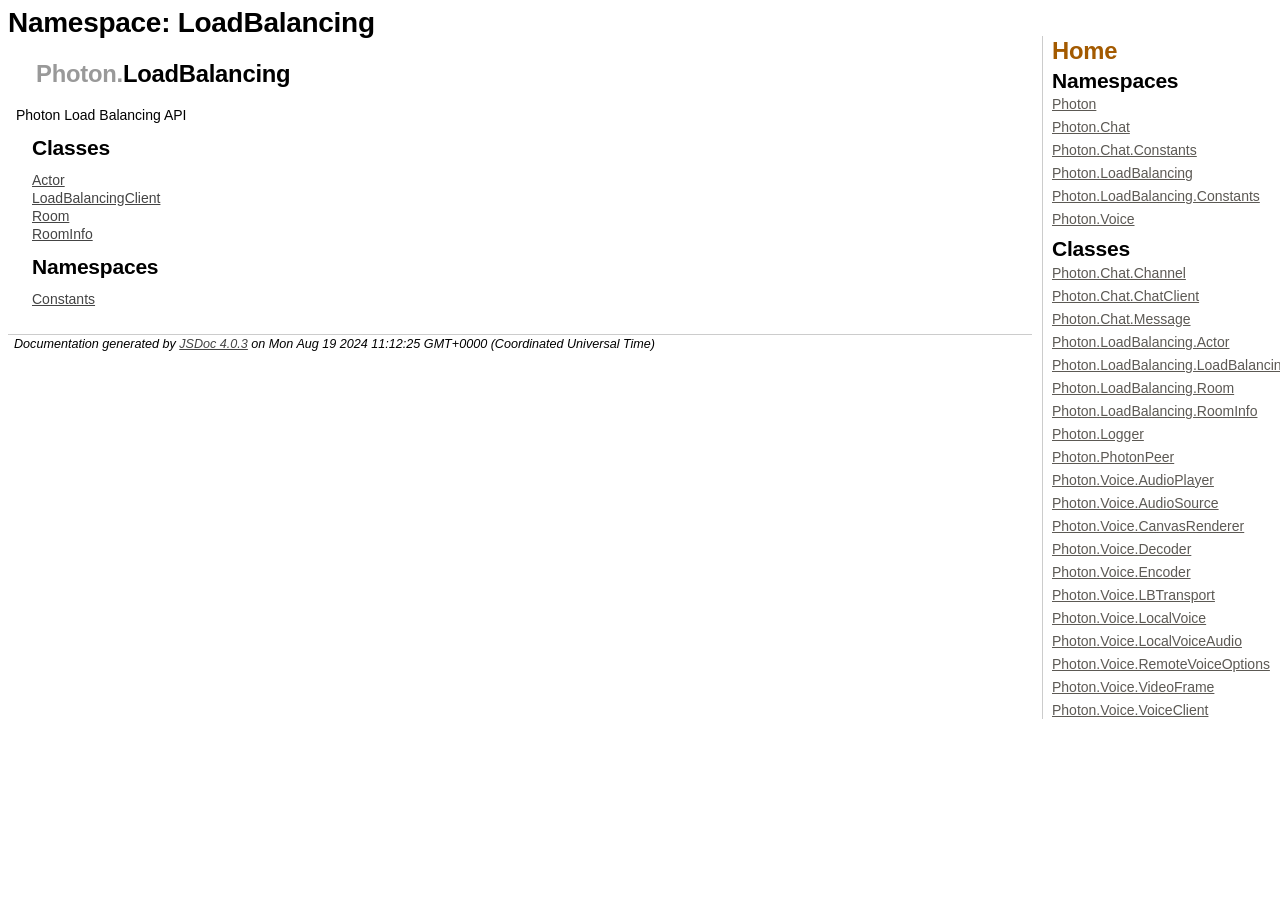
<file: photon-javascript-sdk_v4-3-1-0/doc/Photon.LoadBalancing.html>
<!DOCTYPE html>
<html lang="en">
<head>
    <meta charset="utf-8">
    <title>JSDoc: Namespace: LoadBalancing</title>

    <script src="scripts/prettify/prettify.js"> </script>
    <script src="scripts/prettify/lang-css.js"> </script>
    <!--[if lt IE 9]>
      <script src="//html5shiv.googlecode.com/svn/trunk/html5.js"></script>
    <![endif]-->
    <link type="text/css" rel="stylesheet" href="styles/prettify-tomorrow.css">
    <link type="text/css" rel="stylesheet" href="styles/jsdoc-default.css">
</head>

<body>

<div id="main">

    <h1 class="page-title">Namespace: LoadBalancing</h1>

    




<section>

<header>
    
        <h2>
            <span class="ancestors"><a href="Photon.html">Photon</a>.</span>LoadBalancing</h2>
        
    
</header>

<article>
    <div class="container-overview">
    
        
            <div class="description">Photon Load Balancing API</div>
        

        


<dl class="details">

    

    

    

    

    

    

    

    

    

    

    

    

    

    

    

    
</dl>


        
    
    </div>

    

    

    
        <h3 class="subsection-title">Classes</h3>

        <dl>
            <dt><a href="Photon.LoadBalancing.Actor.html">Actor</a></dt>
            <dd></dd>
        
            <dt><a href="Photon.LoadBalancing.LoadBalancingClient.html">LoadBalancingClient</a></dt>
            <dd></dd>
        
            <dt><a href="Photon.LoadBalancing.Room.html">Room</a></dt>
            <dd></dd>
        
            <dt><a href="Photon.LoadBalancing.RoomInfo.html">RoomInfo</a></dt>
            <dd></dd>
        </dl>
    

    

    

    
        <h3 class="subsection-title">Namespaces</h3>

        <dl>
            <dt><a href="Photon.LoadBalancing.Constants.html">Constants</a></dt>
            <dd></dd>
        </dl>
    

    

    

    

    
</article>

</section>




</div>

<nav>
    <h2><a href="index.html">Home</a></h2><h3>Namespaces</h3><ul><li><a href="Photon.html">Photon</a></li><li><a href="Photon.Chat.html">Photon.Chat</a></li><li><a href="Photon.Chat.Constants.html">Photon.Chat.Constants</a></li><li><a href="Photon.LoadBalancing.html">Photon.LoadBalancing</a></li><li><a href="Photon.LoadBalancing.Constants.html">Photon.LoadBalancing.Constants</a></li><li><a href="Photon.Voice.html">Photon.Voice</a></li></ul><h3>Classes</h3><ul><li><a href="Photon.Chat.Channel.html">Photon.Chat.Channel</a></li><li><a href="Photon.Chat.ChatClient.html">Photon.Chat.ChatClient</a></li><li><a href="Photon.Chat.Message.html">Photon.Chat.Message</a></li><li><a href="Photon.LoadBalancing.Actor.html">Photon.LoadBalancing.Actor</a></li><li><a href="Photon.LoadBalancing.LoadBalancingClient.html">Photon.LoadBalancing.LoadBalancingClient</a></li><li><a href="Photon.LoadBalancing.Room.html">Photon.LoadBalancing.Room</a></li><li><a href="Photon.LoadBalancing.RoomInfo.html">Photon.LoadBalancing.RoomInfo</a></li><li><a href="Photon.Logger.html">Photon.Logger</a></li><li><a href="Photon.PhotonPeer.html">Photon.PhotonPeer</a></li><li><a href="Photon.Voice.AudioPlayer.html">Photon.Voice.AudioPlayer</a></li><li><a href="Photon.Voice.AudioSource.html">Photon.Voice.AudioSource</a></li><li><a href="Photon.Voice.CanvasRenderer.html">Photon.Voice.CanvasRenderer</a></li><li><a href="Photon.Voice.Decoder.html">Photon.Voice.Decoder</a></li><li><a href="Photon.Voice.Encoder.html">Photon.Voice.Encoder</a></li><li><a href="Photon.Voice.LBTransport.html">Photon.Voice.LBTransport</a></li><li><a href="Photon.Voice.LocalVoice.html">Photon.Voice.LocalVoice</a></li><li><a href="Photon.Voice.LocalVoiceAudio.html">Photon.Voice.LocalVoiceAudio</a></li><li><a href="Photon.Voice.RemoteVoiceOptions.html">Photon.Voice.RemoteVoiceOptions</a></li><li><a href="Photon.Voice.VideoFrame.html">Photon.Voice.VideoFrame</a></li><li><a href="Photon.Voice.VoiceClient.html">Photon.Voice.VoiceClient</a></li></ul>
</nav>

<br class="clear">

<footer>
    Documentation generated by <a href="https://github.com/jsdoc/jsdoc">JSDoc 4.0.3</a> on Mon Aug 19 2024 11:12:25 GMT+0000 (Coordinated Universal Time)
</footer>

<script> prettyPrint(); </script>
<script src="scripts/linenumber.js"> </script>
</body>
</html>
</file>
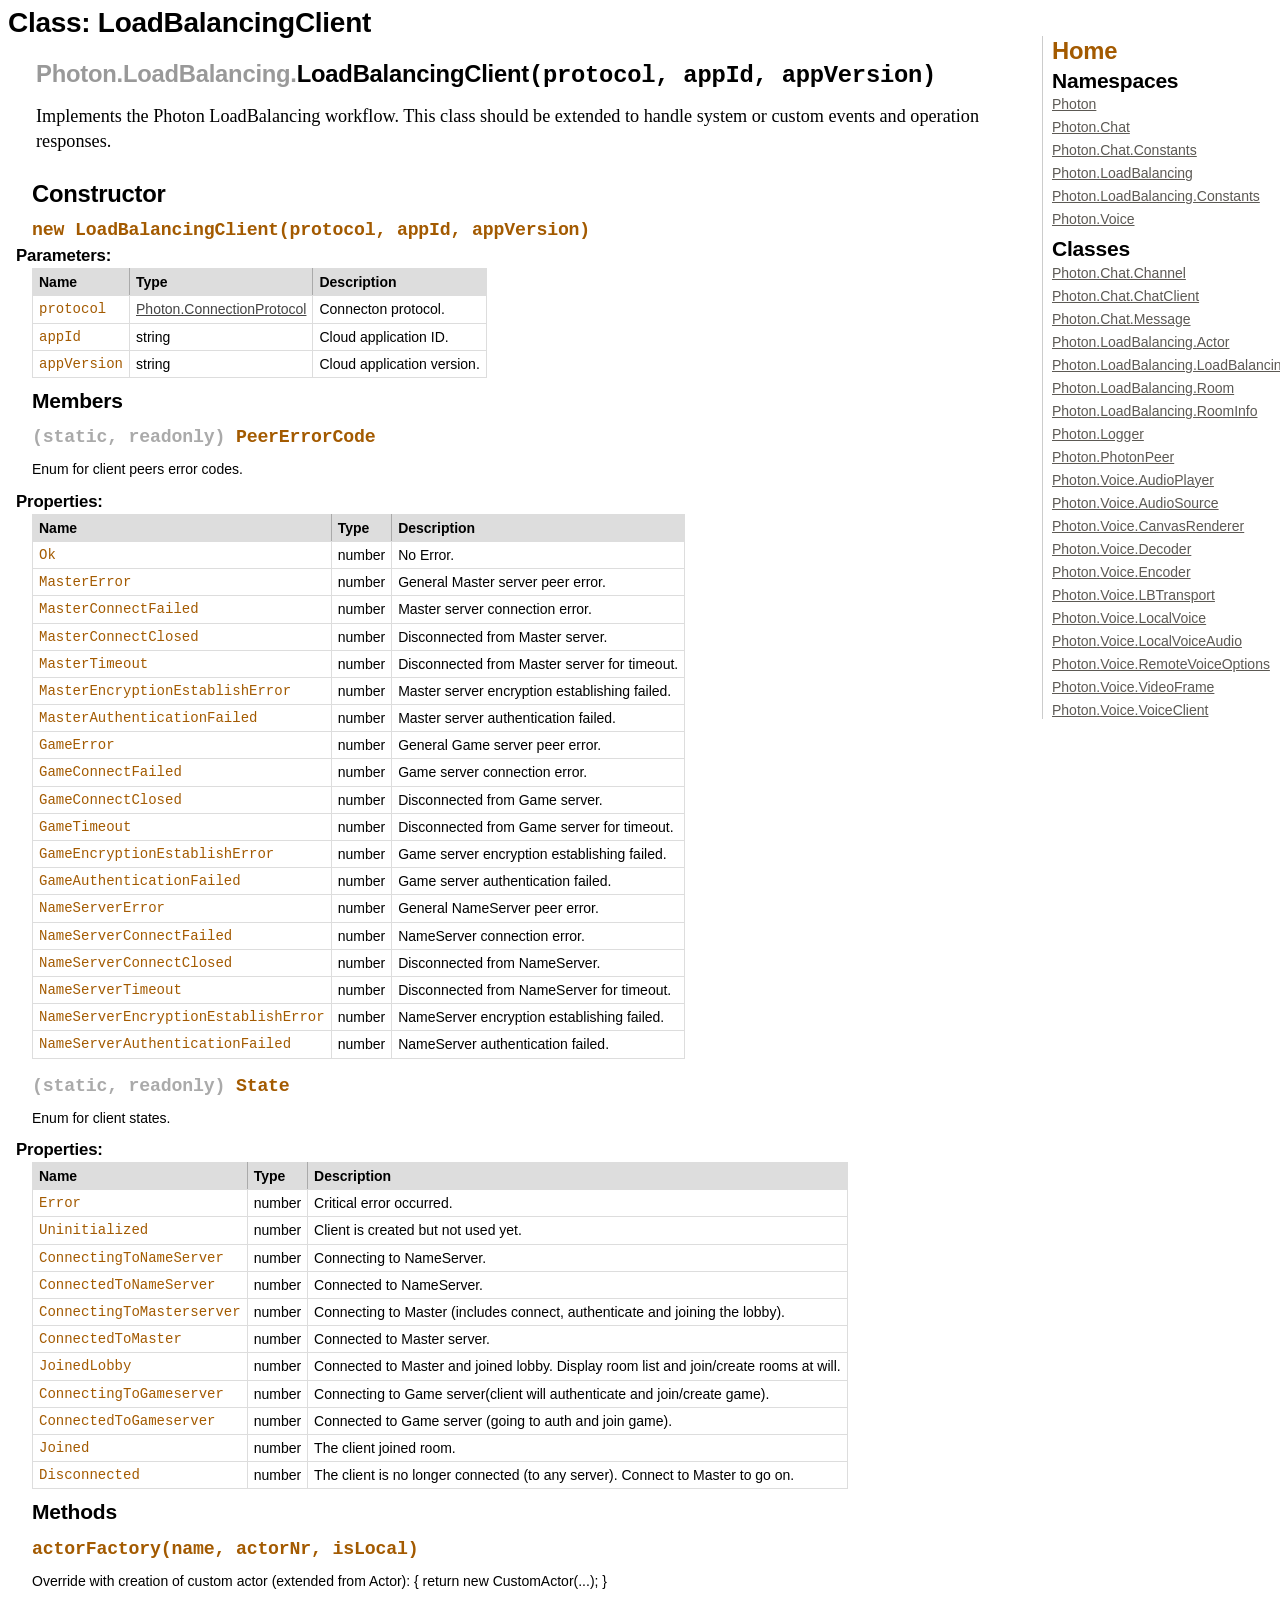
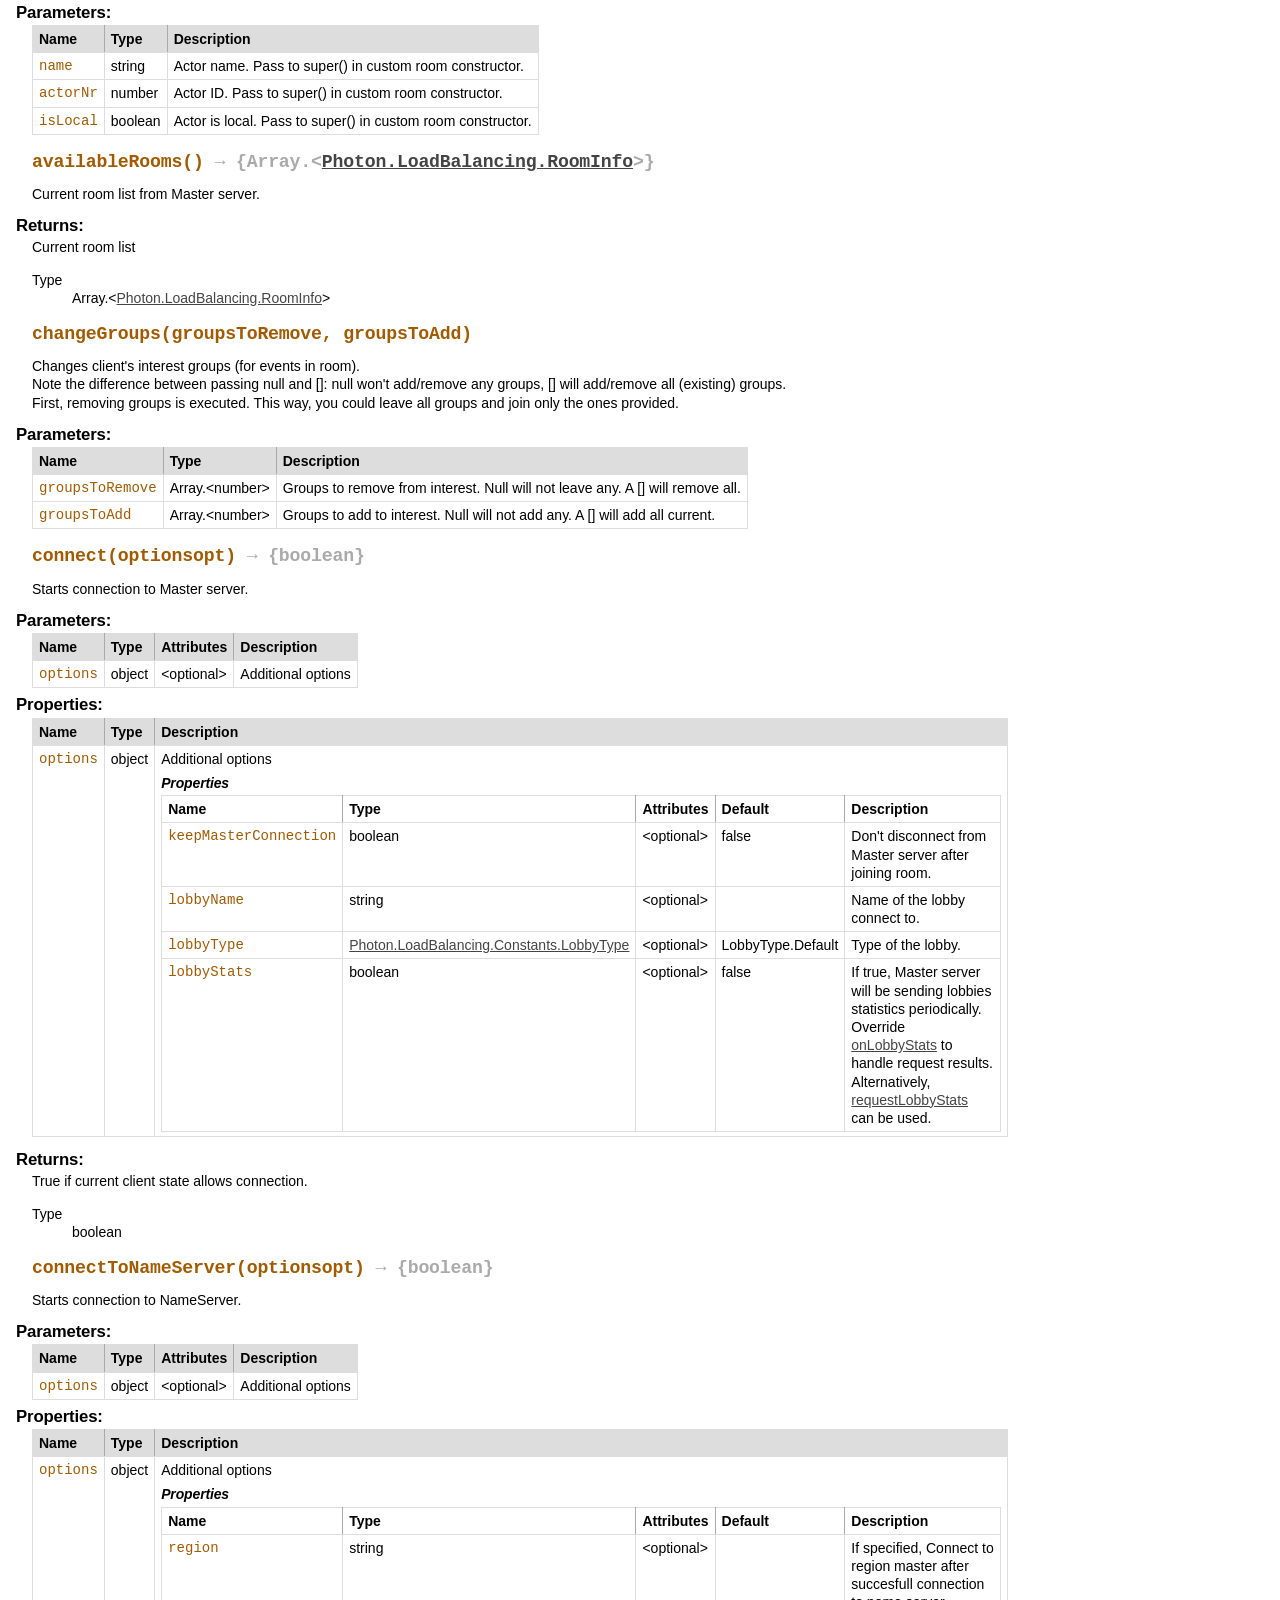
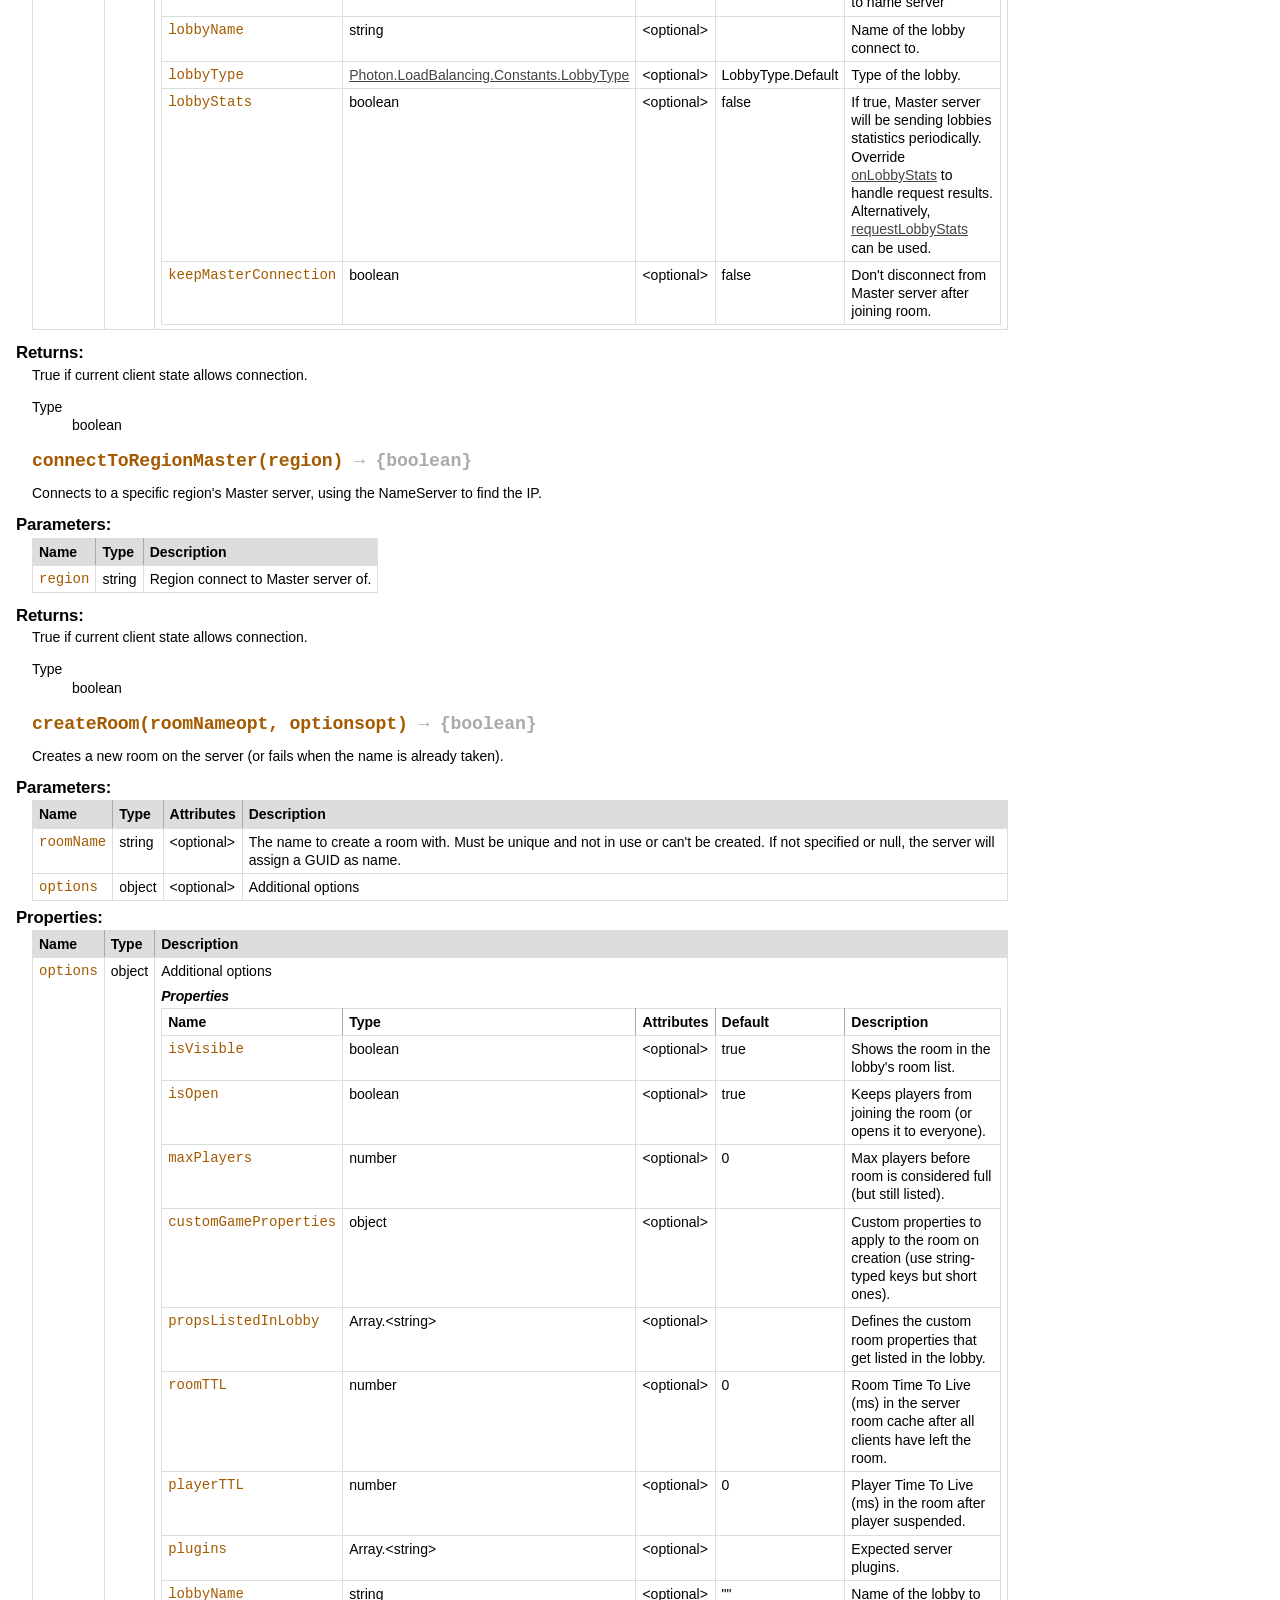
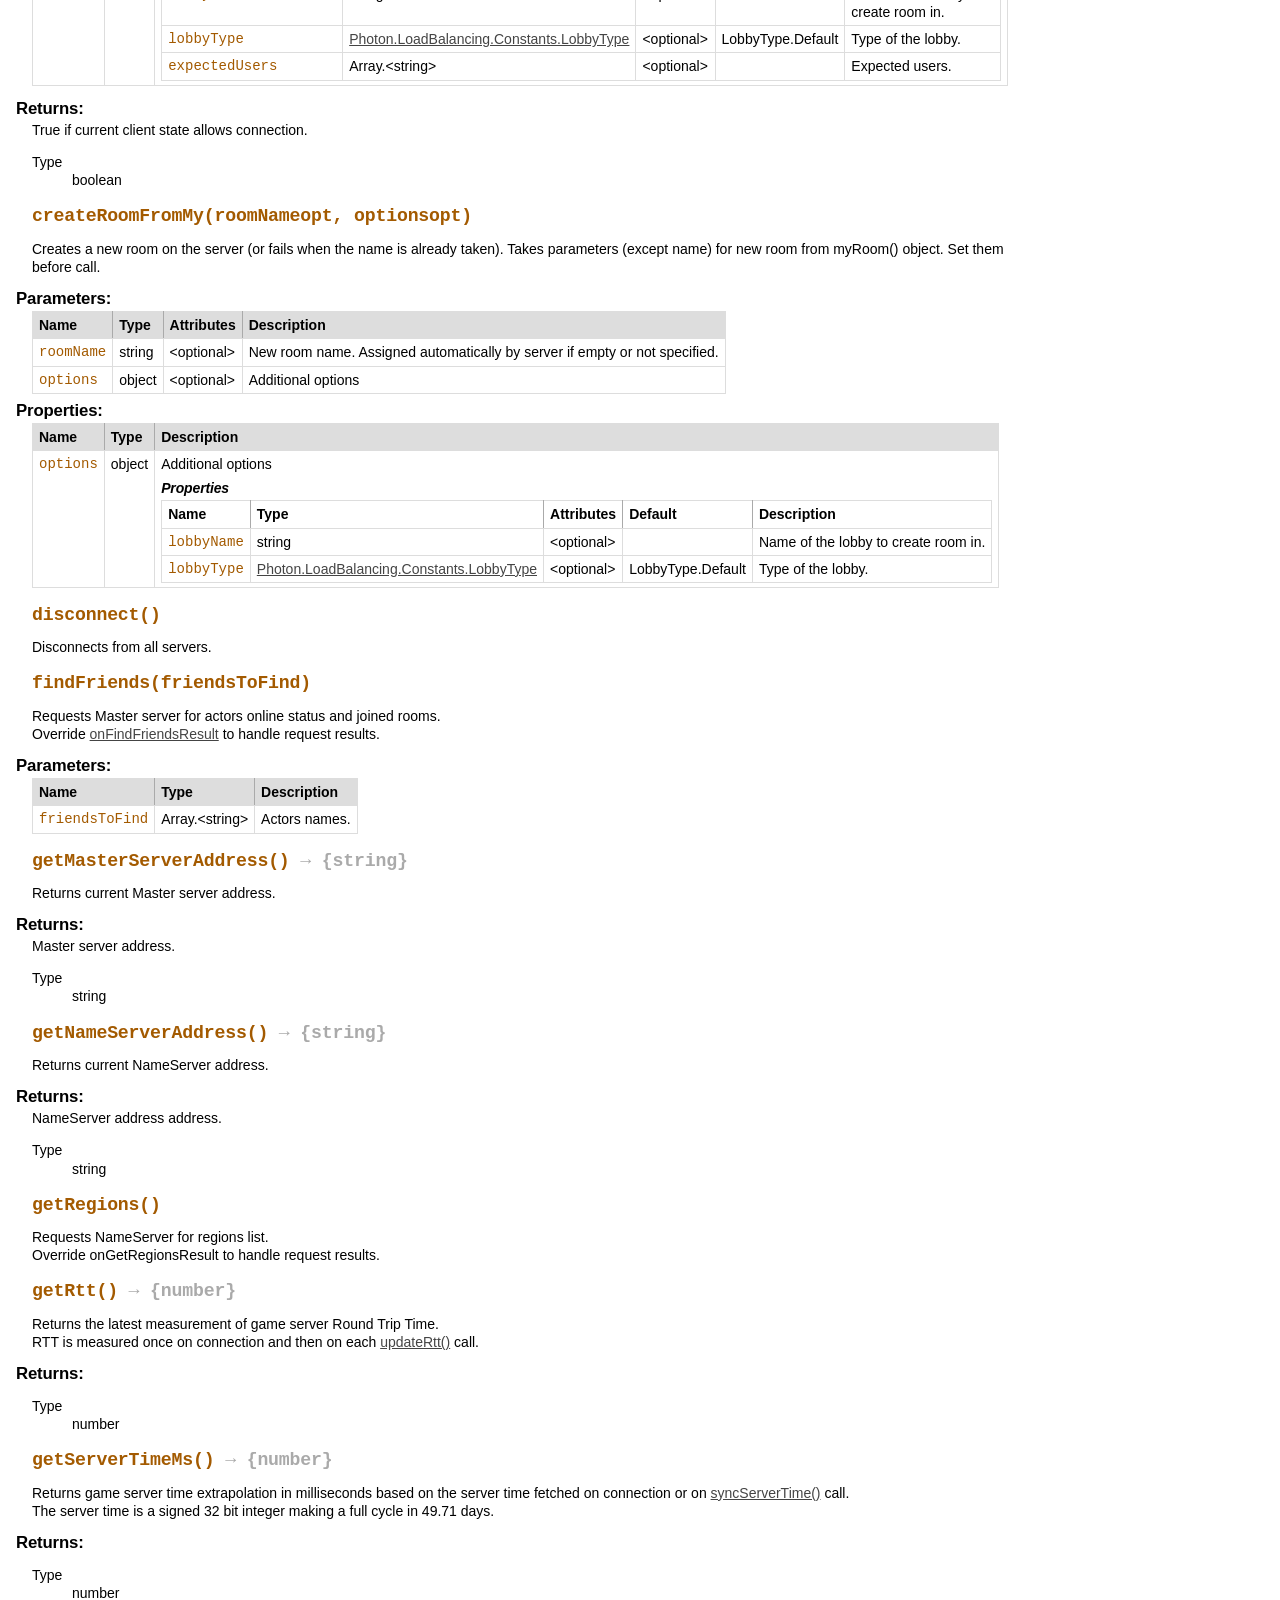
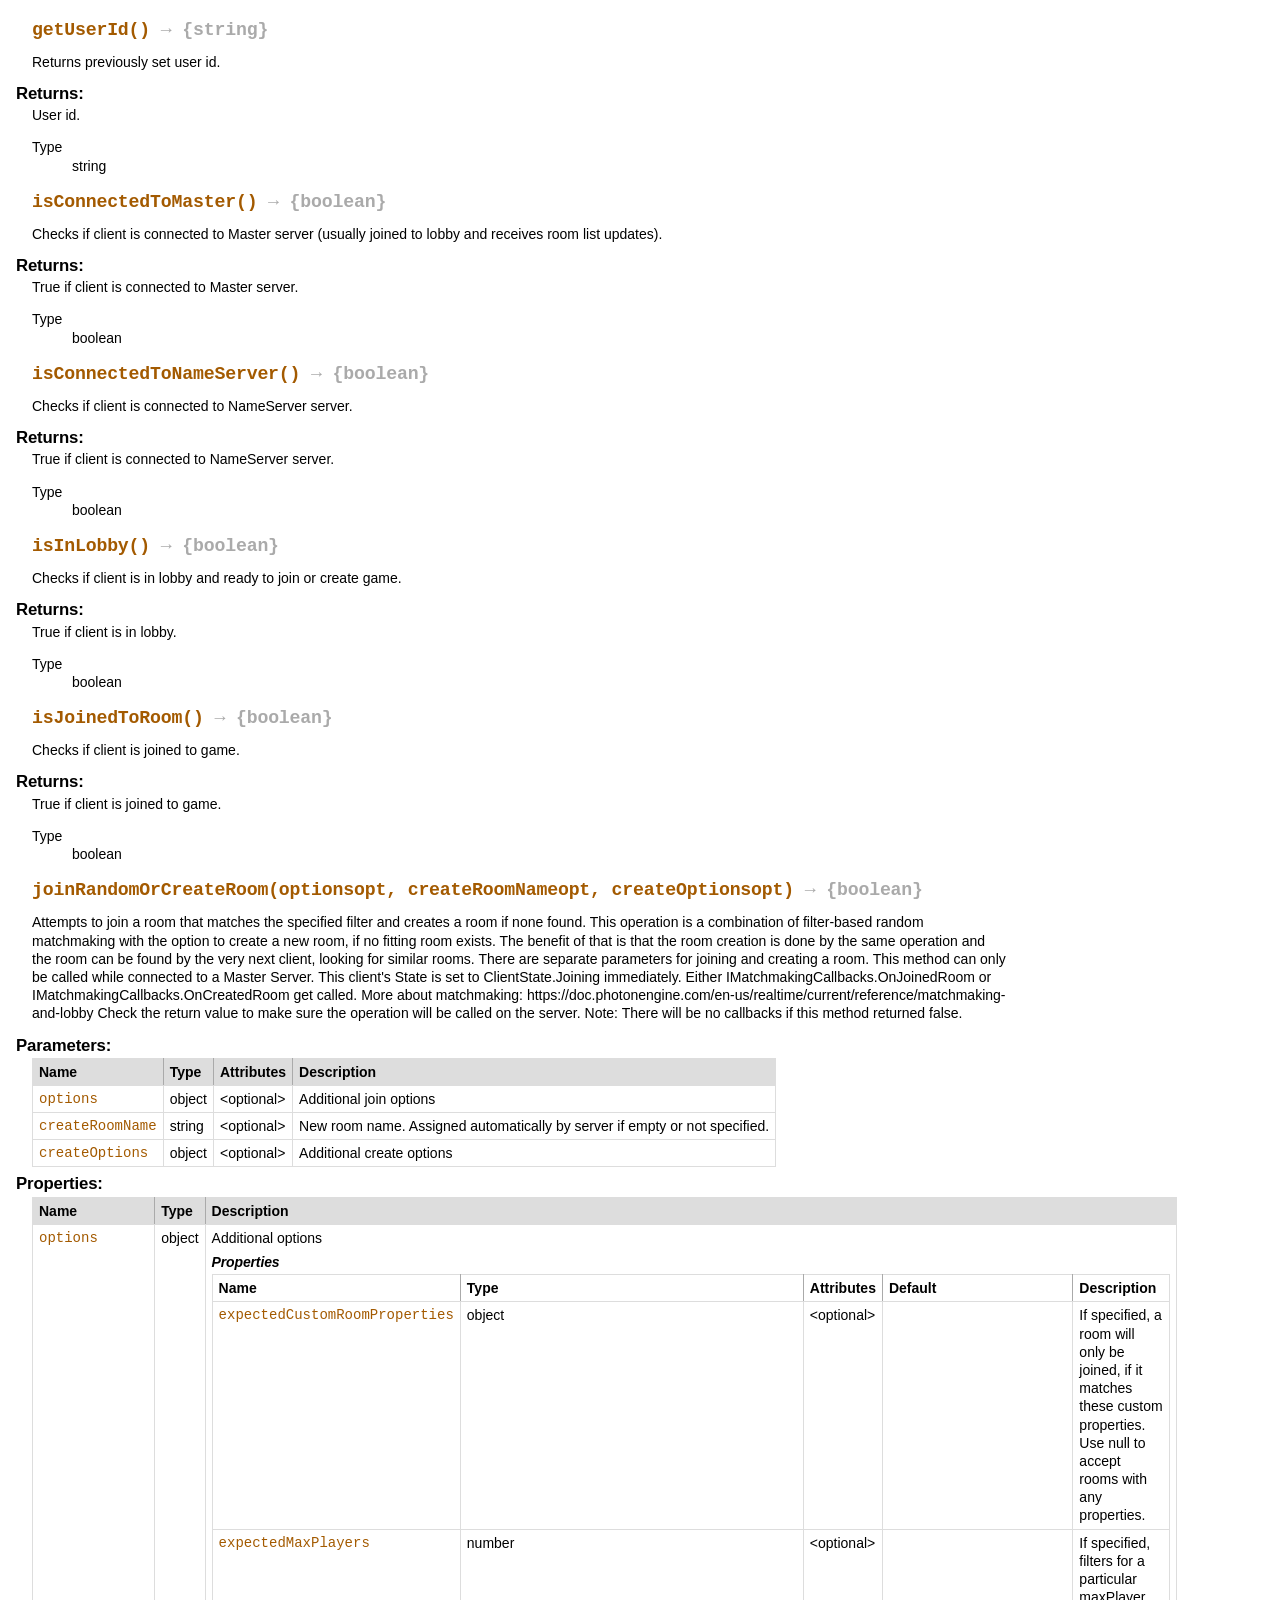
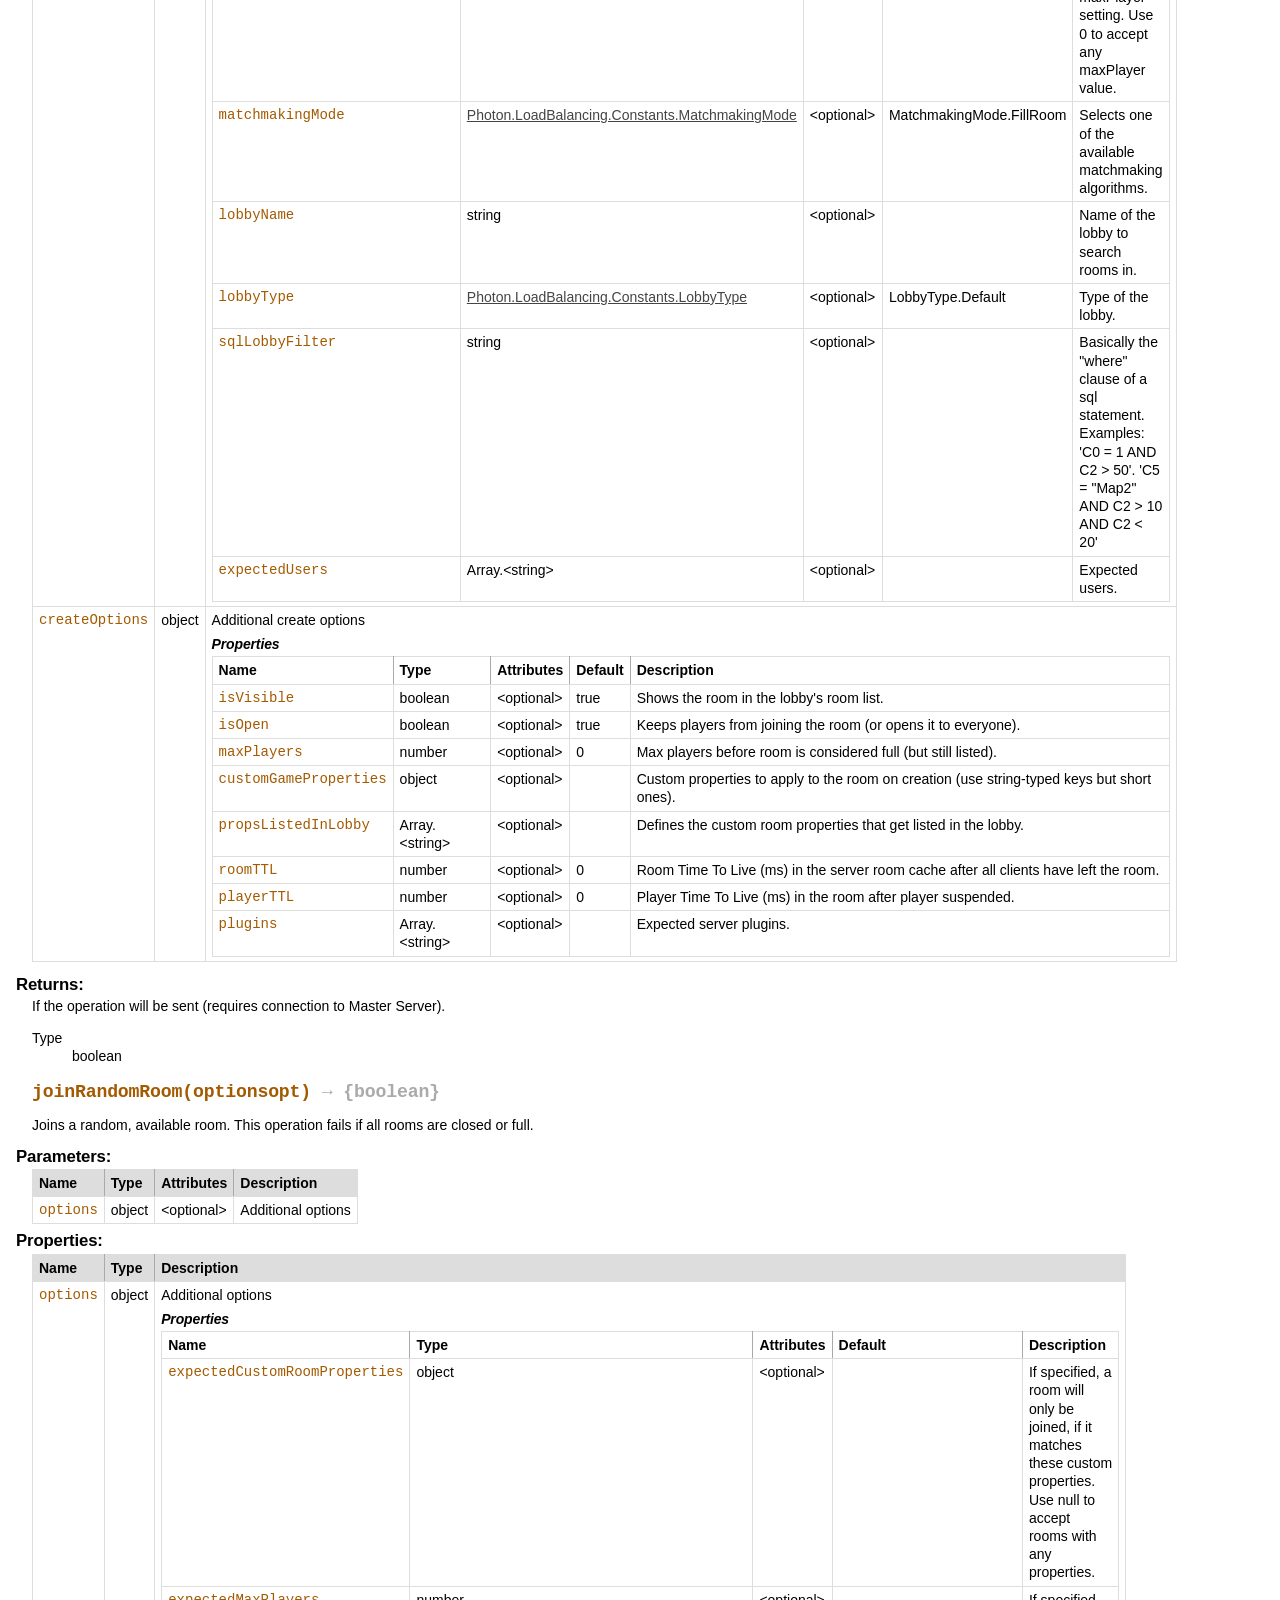
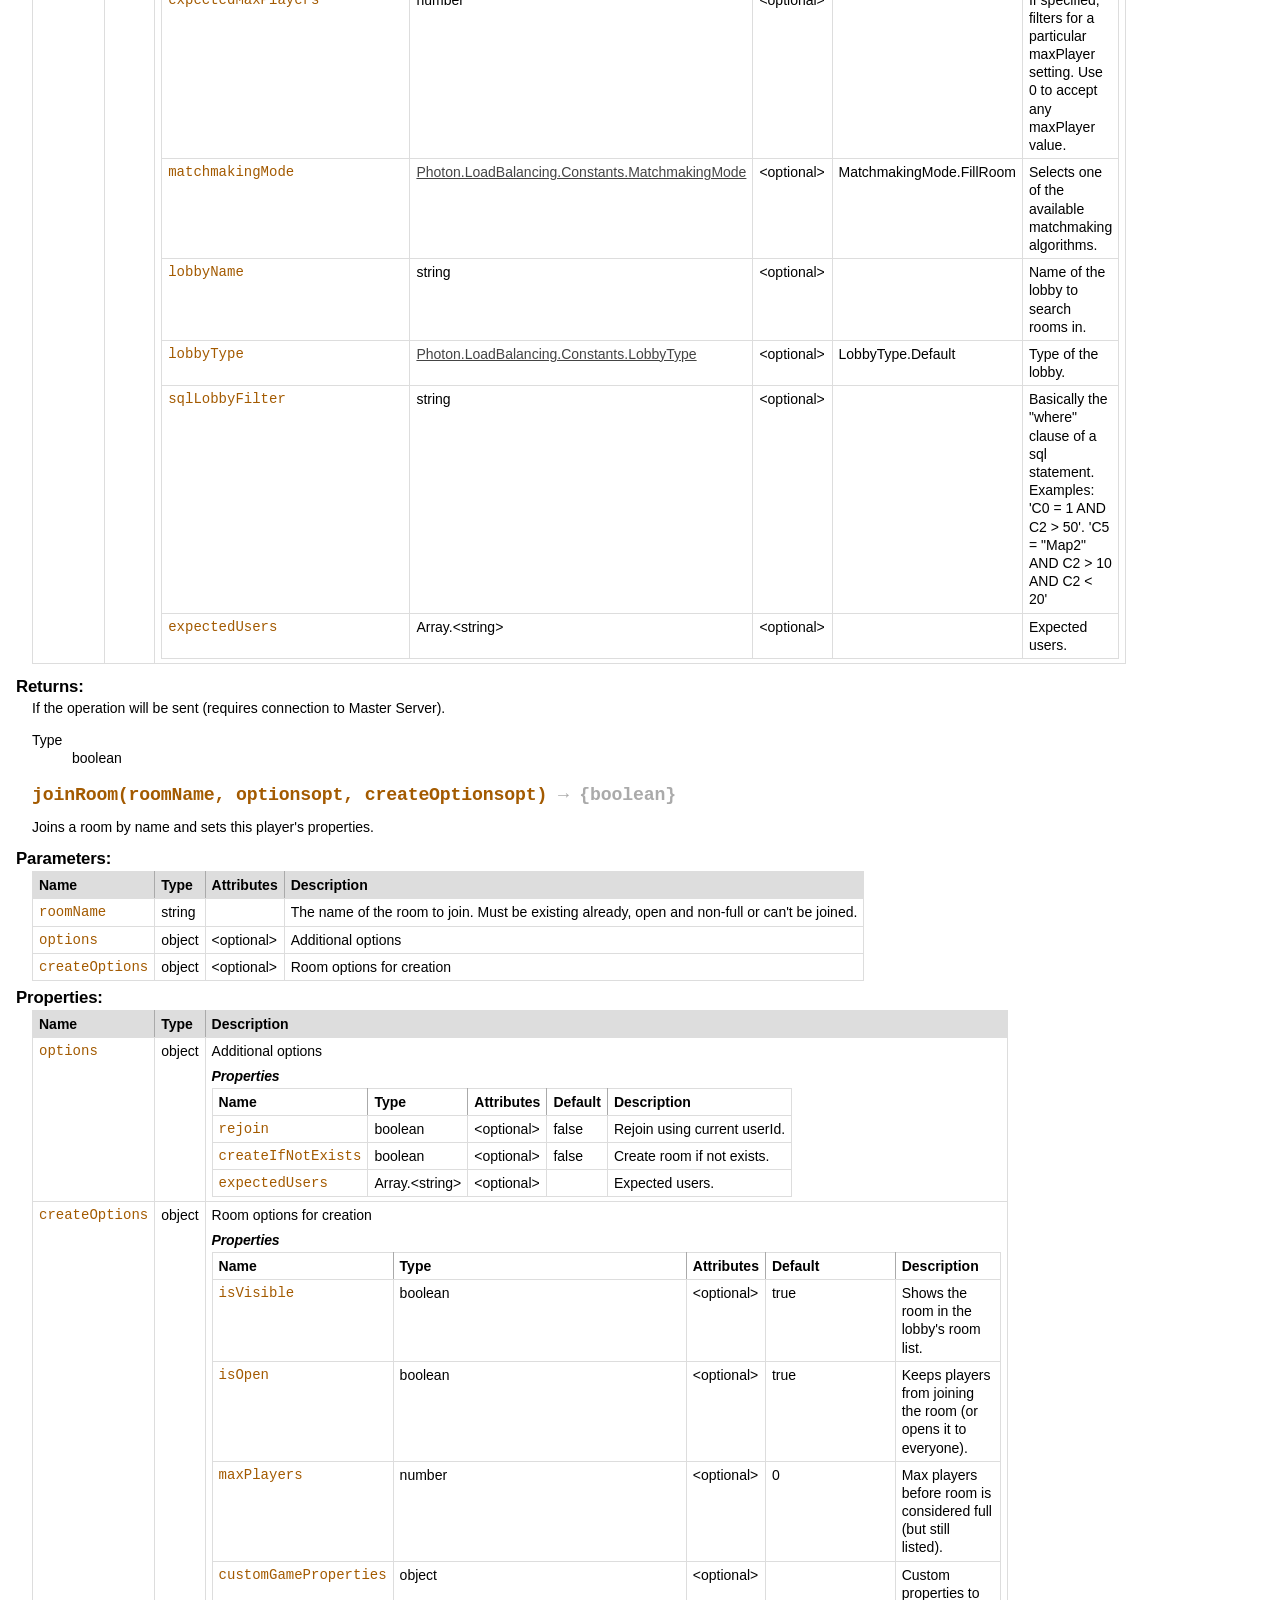
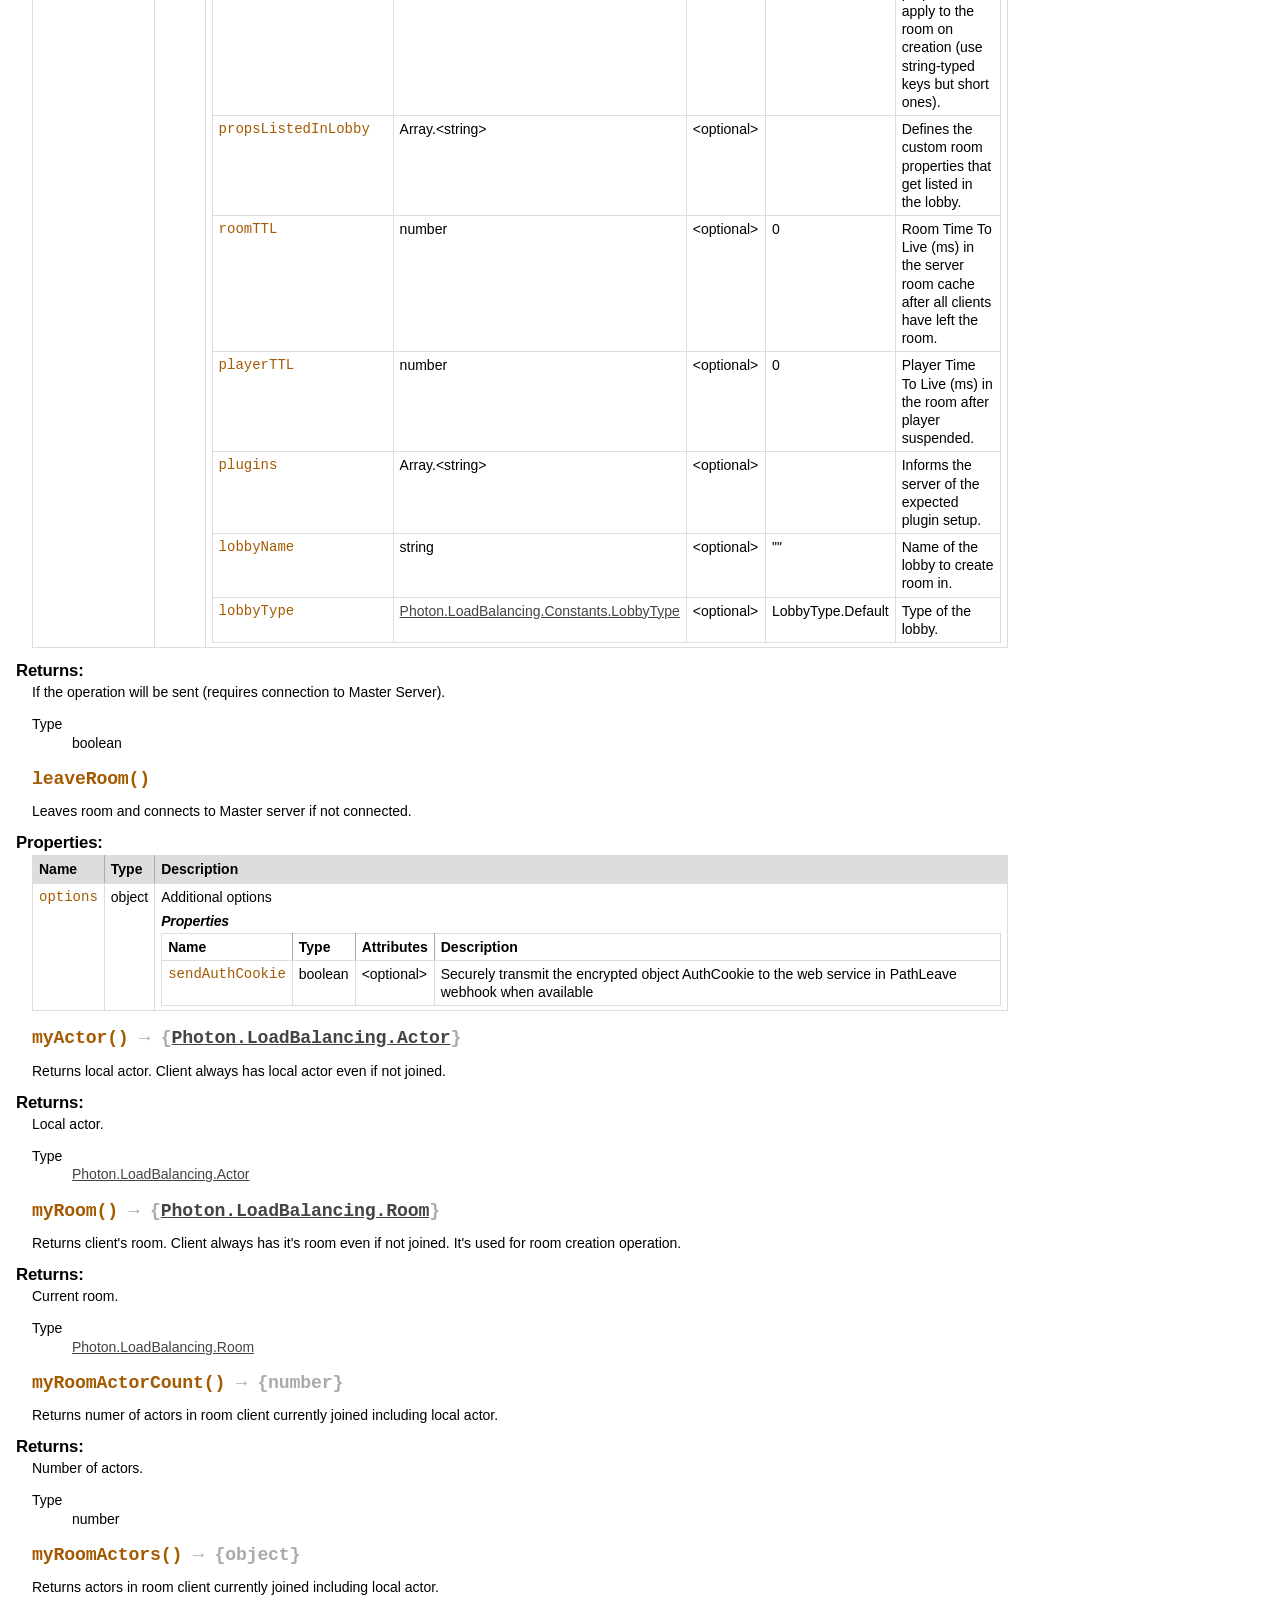
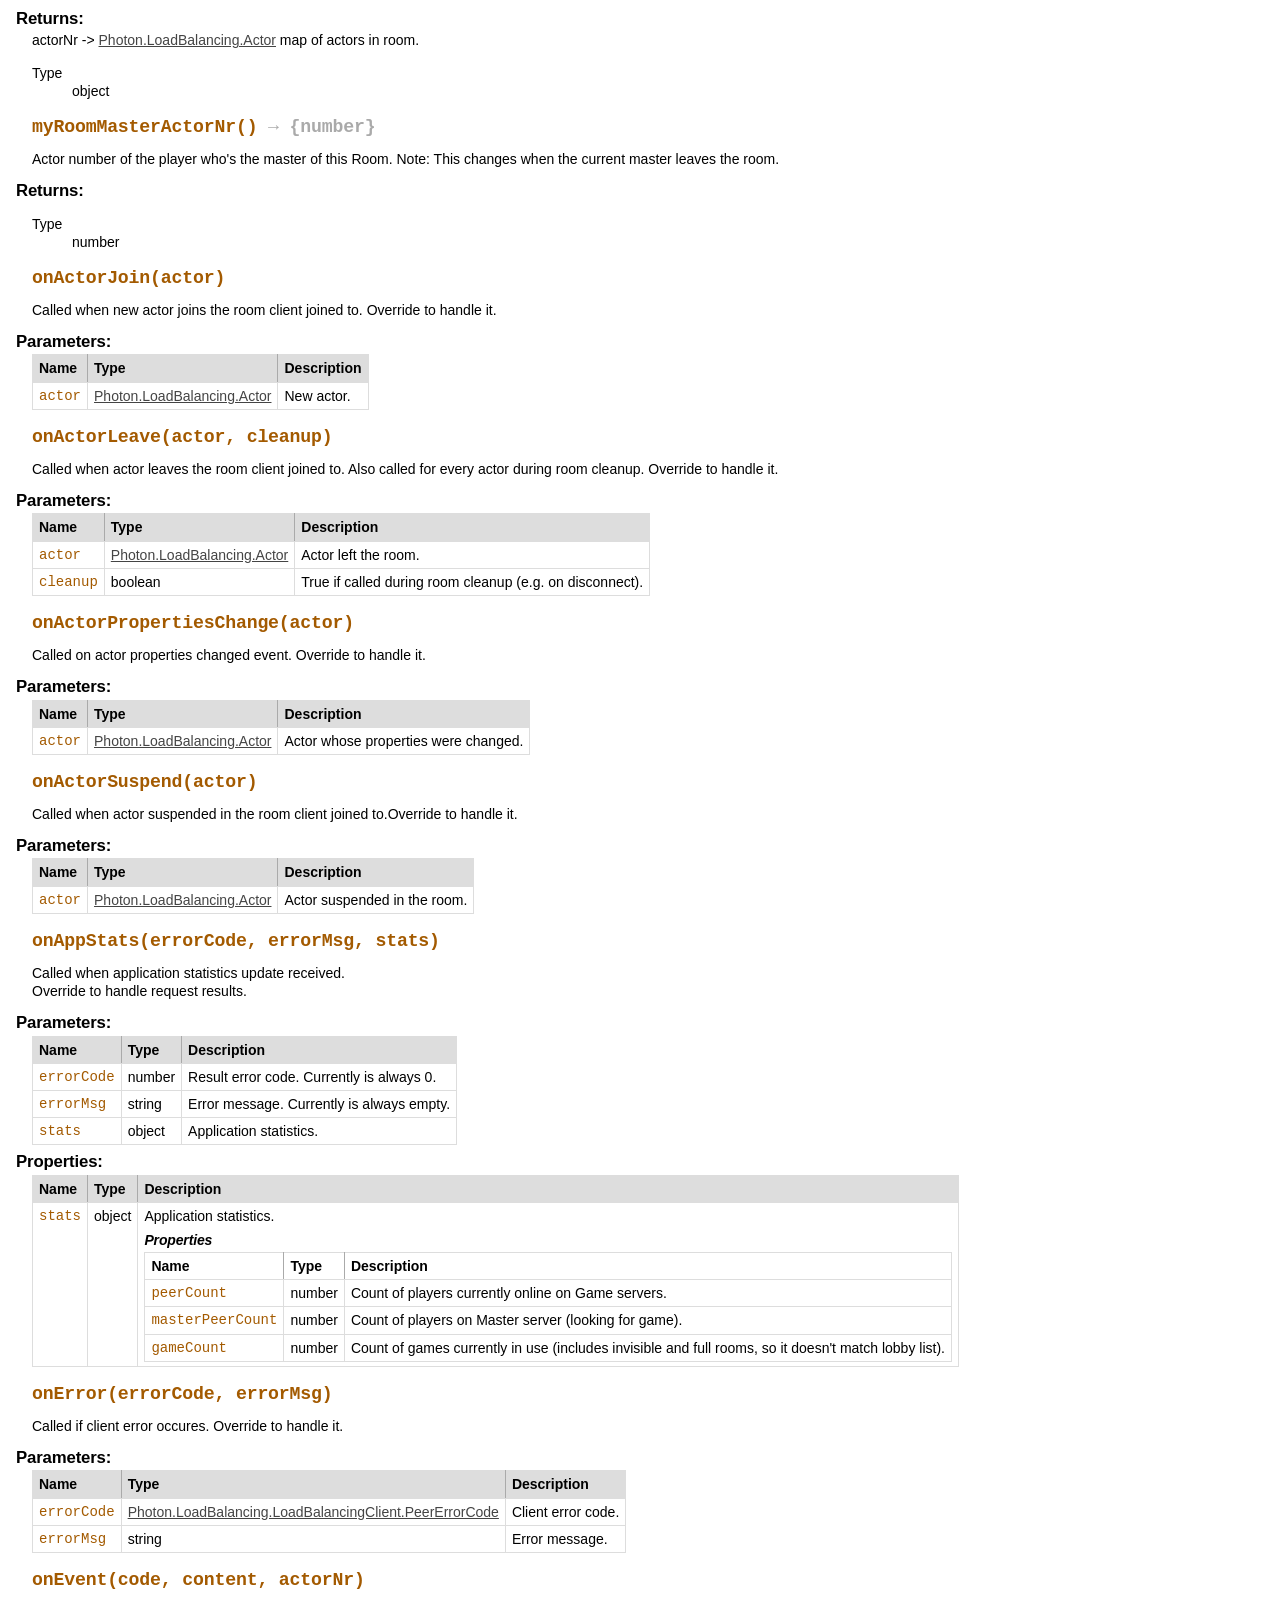
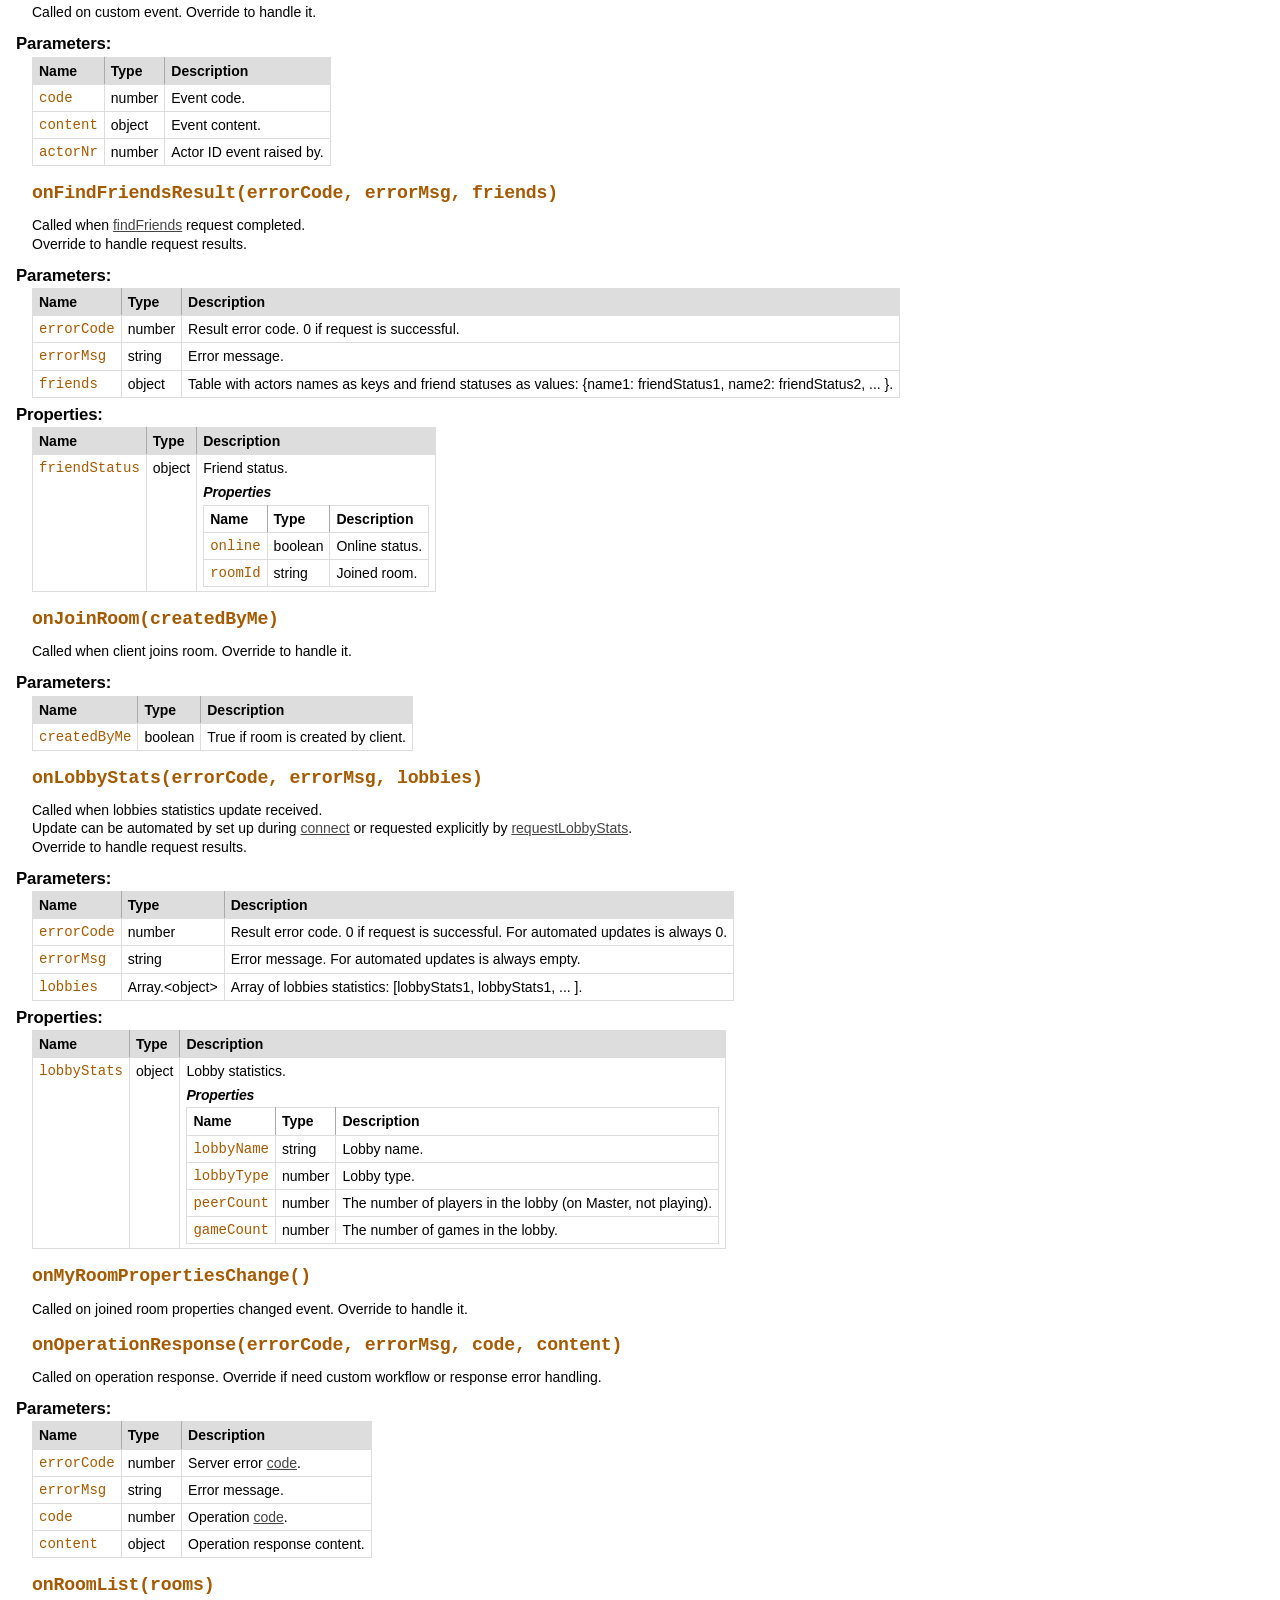
<file: photon-javascript-sdk_v4-3-1-0/doc/Photon.LoadBalancing.LoadBalancingClient.html>
<!DOCTYPE html>
<html lang="en">
<head>
    <meta charset="utf-8">
    <title>JSDoc: Class: LoadBalancingClient</title>

    <script src="scripts/prettify/prettify.js"> </script>
    <script src="scripts/prettify/lang-css.js"> </script>
    <!--[if lt IE 9]>
      <script src="//html5shiv.googlecode.com/svn/trunk/html5.js"></script>
    <![endif]-->
    <link type="text/css" rel="stylesheet" href="styles/prettify-tomorrow.css">
    <link type="text/css" rel="stylesheet" href="styles/jsdoc-default.css">
</head>

<body>

<div id="main">

    <h1 class="page-title">Class: LoadBalancingClient</h1>

    




<section>

<header>
    
        <h2><span class="attribs"><span class="type-signature"></span></span>
            <span class="ancestors"><a href="Photon.html">Photon</a><a href="Photon.LoadBalancing.html">.LoadBalancing</a>.</span>LoadBalancingClient<span class="signature">(protocol, appId, appVersion)</span><span class="type-signature"></span></h2>
        
            <div class="class-description">Implements the Photon LoadBalancing workflow. This class should be extended to handle system or custom events and operation responses.</div>
        
    
</header>

<article>
    <div class="container-overview">
    
        

    
    <h2>Constructor</h2>
    

    
    <h4 class="name" id="LoadBalancingClient"><span class="type-signature"></span>new LoadBalancingClient<span class="signature">(protocol, appId, appVersion)</span><span class="type-signature"></span></h4>
    

    











    <h5>Parameters:</h5>
    

<table class="params">
    <thead>
    <tr>
        
        <th>Name</th>
        

        <th>Type</th>

        

        

        <th class="last">Description</th>
    </tr>
    </thead>

    <tbody>
    

        <tr>
            
                <td class="name"><code>protocol</code></td>
            

            <td class="type">
            
                
<span class="param-type"><a href="Photon.html#.ConnectionProtocol">Photon.ConnectionProtocol</a></span>


            
            </td>

            

            

            <td class="description last">Connecton protocol.</td>
        </tr>

    

        <tr>
            
                <td class="name"><code>appId</code></td>
            

            <td class="type">
            
                
<span class="param-type">string</span>


            
            </td>

            

            

            <td class="description last">Cloud application ID.</td>
        </tr>

    

        <tr>
            
                <td class="name"><code>appVersion</code></td>
            

            <td class="type">
            
                
<span class="param-type">string</span>


            
            </td>

            

            

            <td class="description last">Cloud application version.</td>
        </tr>

    
    </tbody>
</table>






<dl class="details">

    

    

    

    

    

    

    

    

    

    

    

    

    

    

    

    
</dl>




















    
    </div>

    

    

    

    

    

    

    
        <h3 class="subsection-title">Members</h3>

        
            
<h4 class="name" id=".PeerErrorCode"><span class="type-signature">(static, readonly) </span>PeerErrorCode<span class="type-signature"></span></h4>


<p class="summary">Enum for client peers error codes.</p>









    <h5 class="subsection-title">Properties:</h5>

    

<table class="props">
    <thead>
    <tr>
        
        <th>Name</th>
        

        <th>Type</th>

        

        

        <th class="last">Description</th>
    </tr>
    </thead>

    <tbody>
    

        <tr>
            
                <td class="name"><code>Ok</code></td>
            

            <td class="type">
            
                
<span class="param-type">number</span>


            
            </td>

            

            

            <td class="description last">No Error.</td>
        </tr>

    

        <tr>
            
                <td class="name"><code>MasterError</code></td>
            

            <td class="type">
            
                
<span class="param-type">number</span>


            
            </td>

            

            

            <td class="description last">General Master server peer error.</td>
        </tr>

    

        <tr>
            
                <td class="name"><code>MasterConnectFailed</code></td>
            

            <td class="type">
            
                
<span class="param-type">number</span>


            
            </td>

            

            

            <td class="description last">Master server connection error.</td>
        </tr>

    

        <tr>
            
                <td class="name"><code>MasterConnectClosed</code></td>
            

            <td class="type">
            
                
<span class="param-type">number</span>


            
            </td>

            

            

            <td class="description last">Disconnected from Master server.</td>
        </tr>

    

        <tr>
            
                <td class="name"><code>MasterTimeout</code></td>
            

            <td class="type">
            
                
<span class="param-type">number</span>


            
            </td>

            

            

            <td class="description last">Disconnected from Master server for timeout.</td>
        </tr>

    

        <tr>
            
                <td class="name"><code>MasterEncryptionEstablishError</code></td>
            

            <td class="type">
            
                
<span class="param-type">number</span>


            
            </td>

            

            

            <td class="description last">Master server encryption establishing failed.</td>
        </tr>

    

        <tr>
            
                <td class="name"><code>MasterAuthenticationFailed</code></td>
            

            <td class="type">
            
                
<span class="param-type">number</span>


            
            </td>

            

            

            <td class="description last">Master server authentication failed.</td>
        </tr>

    

        <tr>
            
                <td class="name"><code>GameError</code></td>
            

            <td class="type">
            
                
<span class="param-type">number</span>


            
            </td>

            

            

            <td class="description last">General Game server peer error.</td>
        </tr>

    

        <tr>
            
                <td class="name"><code>GameConnectFailed</code></td>
            

            <td class="type">
            
                
<span class="param-type">number</span>


            
            </td>

            

            

            <td class="description last">Game server connection error.</td>
        </tr>

    

        <tr>
            
                <td class="name"><code>GameConnectClosed</code></td>
            

            <td class="type">
            
                
<span class="param-type">number</span>


            
            </td>

            

            

            <td class="description last">Disconnected from Game server.</td>
        </tr>

    

        <tr>
            
                <td class="name"><code>GameTimeout</code></td>
            

            <td class="type">
            
                
<span class="param-type">number</span>


            
            </td>

            

            

            <td class="description last">Disconnected from Game server for timeout.</td>
        </tr>

    

        <tr>
            
                <td class="name"><code>GameEncryptionEstablishError</code></td>
            

            <td class="type">
            
                
<span class="param-type">number</span>


            
            </td>

            

            

            <td class="description last">Game server encryption establishing failed.</td>
        </tr>

    

        <tr>
            
                <td class="name"><code>GameAuthenticationFailed</code></td>
            

            <td class="type">
            
                
<span class="param-type">number</span>


            
            </td>

            

            

            <td class="description last">Game server authentication failed.</td>
        </tr>

    

        <tr>
            
                <td class="name"><code>NameServerError</code></td>
            

            <td class="type">
            
                
<span class="param-type">number</span>


            
            </td>

            

            

            <td class="description last">General NameServer peer error.</td>
        </tr>

    

        <tr>
            
                <td class="name"><code>NameServerConnectFailed</code></td>
            

            <td class="type">
            
                
<span class="param-type">number</span>


            
            </td>

            

            

            <td class="description last">NameServer connection error.</td>
        </tr>

    

        <tr>
            
                <td class="name"><code>NameServerConnectClosed</code></td>
            

            <td class="type">
            
                
<span class="param-type">number</span>


            
            </td>

            

            

            <td class="description last">Disconnected from NameServer.</td>
        </tr>

    

        <tr>
            
                <td class="name"><code>NameServerTimeout</code></td>
            

            <td class="type">
            
                
<span class="param-type">number</span>


            
            </td>

            

            

            <td class="description last">Disconnected from NameServer for timeout.</td>
        </tr>

    

        <tr>
            
                <td class="name"><code>NameServerEncryptionEstablishError</code></td>
            

            <td class="type">
            
                
<span class="param-type">number</span>


            
            </td>

            

            

            <td class="description last">NameServer encryption establishing failed.</td>
        </tr>

    

        <tr>
            
                <td class="name"><code>NameServerAuthenticationFailed</code></td>
            

            <td class="type">
            
                
<span class="param-type">number</span>


            
            </td>

            

            

            <td class="description last">NameServer authentication failed.</td>
        </tr>

    
    </tbody>
</table>




<dl class="details">

    

    

    

    

    

    

    

    

    

    

    

    

    

    

    

    
</dl>






        
            
<h4 class="name" id=".State"><span class="type-signature">(static, readonly) </span>State<span class="type-signature"></span></h4>


<p class="summary">Enum for client states.</p>









    <h5 class="subsection-title">Properties:</h5>

    

<table class="props">
    <thead>
    <tr>
        
        <th>Name</th>
        

        <th>Type</th>

        

        

        <th class="last">Description</th>
    </tr>
    </thead>

    <tbody>
    

        <tr>
            
                <td class="name"><code>Error</code></td>
            

            <td class="type">
            
                
<span class="param-type">number</span>


            
            </td>

            

            

            <td class="description last">Critical error occurred.</td>
        </tr>

    

        <tr>
            
                <td class="name"><code>Uninitialized</code></td>
            

            <td class="type">
            
                
<span class="param-type">number</span>


            
            </td>

            

            

            <td class="description last">Client is created but not used yet.</td>
        </tr>

    

        <tr>
            
                <td class="name"><code>ConnectingToNameServer</code></td>
            

            <td class="type">
            
                
<span class="param-type">number</span>


            
            </td>

            

            

            <td class="description last">Connecting to NameServer.</td>
        </tr>

    

        <tr>
            
                <td class="name"><code>ConnectedToNameServer</code></td>
            

            <td class="type">
            
                
<span class="param-type">number</span>


            
            </td>

            

            

            <td class="description last">Connected to NameServer.</td>
        </tr>

    

        <tr>
            
                <td class="name"><code>ConnectingToMasterserver</code></td>
            

            <td class="type">
            
                
<span class="param-type">number</span>


            
            </td>

            

            

            <td class="description last">Connecting to Master (includes connect, authenticate and joining the lobby).</td>
        </tr>

    

        <tr>
            
                <td class="name"><code>ConnectedToMaster</code></td>
            

            <td class="type">
            
                
<span class="param-type">number</span>


            
            </td>

            

            

            <td class="description last">Connected to Master server.</td>
        </tr>

    

        <tr>
            
                <td class="name"><code>JoinedLobby</code></td>
            

            <td class="type">
            
                
<span class="param-type">number</span>


            
            </td>

            

            

            <td class="description last">Connected to Master and joined lobby. Display room list and join/create rooms at will.</td>
        </tr>

    

        <tr>
            
                <td class="name"><code>ConnectingToGameserver</code></td>
            

            <td class="type">
            
                
<span class="param-type">number</span>


            
            </td>

            

            

            <td class="description last">Connecting to Game server(client will authenticate and join/create game).</td>
        </tr>

    

        <tr>
            
                <td class="name"><code>ConnectedToGameserver</code></td>
            

            <td class="type">
            
                
<span class="param-type">number</span>


            
            </td>

            

            

            <td class="description last">Connected to Game server (going to auth and join game).</td>
        </tr>

    

        <tr>
            
                <td class="name"><code>Joined</code></td>
            

            <td class="type">
            
                
<span class="param-type">number</span>


            
            </td>

            

            

            <td class="description last">The client joined room.</td>
        </tr>

    

        <tr>
            
                <td class="name"><code>Disconnected</code></td>
            

            <td class="type">
            
                
<span class="param-type">number</span>


            
            </td>

            

            

            <td class="description last">The client is no longer connected (to any server). Connect to Master to go on.</td>
        </tr>

    
    </tbody>
</table>




<dl class="details">

    

    

    

    

    

    

    

    

    

    

    

    

    

    

    

    
</dl>






        
    

    
        <h3 class="subsection-title">Methods</h3>

        
            

    

    
    <h4 class="name" id="actorFactory"><span class="type-signature"></span>actorFactory<span class="signature">(name, actorNr, isLocal)</span><span class="type-signature"></span></h4>
    

    
    <p class="summary">Override with creation of custom actor (extended from Actor): { return new CustomActor(...); }</p>
    











    <h5>Parameters:</h5>
    

<table class="params">
    <thead>
    <tr>
        
        <th>Name</th>
        

        <th>Type</th>

        

        

        <th class="last">Description</th>
    </tr>
    </thead>

    <tbody>
    

        <tr>
            
                <td class="name"><code>name</code></td>
            

            <td class="type">
            
                
<span class="param-type">string</span>


            
            </td>

            

            

            <td class="description last">Actor name. Pass to super() in custom room constructor.</td>
        </tr>

    

        <tr>
            
                <td class="name"><code>actorNr</code></td>
            

            <td class="type">
            
                
<span class="param-type">number</span>


            
            </td>

            

            

            <td class="description last">Actor ID. Pass to super() in custom room constructor.</td>
        </tr>

    

        <tr>
            
                <td class="name"><code>isLocal</code></td>
            

            <td class="type">
            
                
<span class="param-type">boolean</span>


            
            </td>

            

            

            <td class="description last">Actor is local. Pass to super() in custom room constructor.</td>
        </tr>

    
    </tbody>
</table>






<dl class="details">

    

    

    

    

    

    

    

    

    

    

    

    

    

    

    

    
</dl>




















        
            

    

    
    <h4 class="name" id="availableRooms"><span class="type-signature"></span>availableRooms<span class="signature">()</span><span class="type-signature"> &rarr; {Array.&lt;<a href="Photon.LoadBalancing.RoomInfo.html">Photon.LoadBalancing.RoomInfo</a>>}</span></h4>
    

    
    <p class="summary">Current room list from Master server.</p>
    















<dl class="details">

    

    

    

    

    

    

    

    

    

    

    

    

    

    

    

    
</dl>















<h5>Returns:</h5>

        
<div class="param-desc">
    Current room list
</div>



<dl>
    <dt>
        Type
    </dt>
    <dd>
        
<span class="param-type">Array.&lt;<a href="Photon.LoadBalancing.RoomInfo.html">Photon.LoadBalancing.RoomInfo</a>></span>


    </dd>
</dl>

    





        
            

    

    
    <h4 class="name" id="changeGroups"><span class="type-signature"></span>changeGroups<span class="signature">(groupsToRemove, groupsToAdd)</span><span class="type-signature"></span></h4>
    

    
    <p class="summary">Changes client's interest groups (for events in room).<br/>
                Note the difference between passing null and []: null won't add/remove any groups, [] will add/remove all (existing) groups.<br/>
                First, removing groups is executed. This way, you could leave all groups and join only the ones provided.</p>
    











    <h5>Parameters:</h5>
    

<table class="params">
    <thead>
    <tr>
        
        <th>Name</th>
        

        <th>Type</th>

        

        

        <th class="last">Description</th>
    </tr>
    </thead>

    <tbody>
    

        <tr>
            
                <td class="name"><code>groupsToRemove</code></td>
            

            <td class="type">
            
                
<span class="param-type">Array.&lt;number></span>


            
            </td>

            

            

            <td class="description last">Groups to remove from interest. Null will not leave any. A [] will remove all.</td>
        </tr>

    

        <tr>
            
                <td class="name"><code>groupsToAdd</code></td>
            

            <td class="type">
            
                
<span class="param-type">Array.&lt;number></span>


            
            </td>

            

            

            <td class="description last">Groups to add to interest. Null will not add any. A [] will add all current.</td>
        </tr>

    
    </tbody>
</table>






<dl class="details">

    

    

    

    

    

    

    

    

    

    

    

    

    

    

    

    
</dl>




















        
            

    

    
    <h4 class="name" id="connect"><span class="type-signature"></span>connect<span class="signature">(options<span class="signature-attributes">opt</span>)</span><span class="type-signature"> &rarr; {boolean}</span></h4>
    

    
    <p class="summary">Starts connection to Master server.</p>
    











    <h5>Parameters:</h5>
    

<table class="params">
    <thead>
    <tr>
        
        <th>Name</th>
        

        <th>Type</th>

        
        <th>Attributes</th>
        

        

        <th class="last">Description</th>
    </tr>
    </thead>

    <tbody>
    

        <tr>
            
                <td class="name"><code>options</code></td>
            

            <td class="type">
            
                
<span class="param-type">object</span>


            
            </td>

            
                <td class="attributes">
                
                    &lt;optional><br>
                

                

                
                </td>
            

            

            <td class="description last">Additional options</td>
        </tr>

    
    </tbody>
</table>






    <h5 class="subsection-title">Properties:</h5>

    

<table class="props">
    <thead>
    <tr>
        
        <th>Name</th>
        

        <th>Type</th>

        

        

        <th class="last">Description</th>
    </tr>
    </thead>

    <tbody>
    

        <tr>
            
                <td class="name"><code>options</code></td>
            

            <td class="type">
            
                
<span class="param-type">object</span>


            
            </td>

            

            

            <td class="description last">Additional options
                <h6>Properties</h6>

<table class="props">
    <thead>
    <tr>
        
        <th>Name</th>
        

        <th>Type</th>

        
        <th>Attributes</th>
        

        
        <th>Default</th>
        

        <th class="last">Description</th>
    </tr>
    </thead>

    <tbody>
    

        <tr>
            
                <td class="name"><code>keepMasterConnection</code></td>
            

            <td class="type">
            
                
<span class="param-type">boolean</span>


            
            </td>

            
                <td class="attributes">
                
                    &lt;optional><br>
                

                
                </td>
            

            
                <td class="default">
                
                    false
                
                </td>
            

            <td class="description last">Don't disconnect from Master server after joining room.</td>
        </tr>

    

        <tr>
            
                <td class="name"><code>lobbyName</code></td>
            

            <td class="type">
            
                
<span class="param-type">string</span>


            
            </td>

            
                <td class="attributes">
                
                    &lt;optional><br>
                

                
                </td>
            

            
                <td class="default">
                
                </td>
            

            <td class="description last">Name of the lobby connect to.</td>
        </tr>

    

        <tr>
            
                <td class="name"><code>lobbyType</code></td>
            

            <td class="type">
            
                
<span class="param-type"><a href="Photon.LoadBalancing.Constants.html#.LobbyType">Photon.LoadBalancing.Constants.LobbyType</a></span>


            
            </td>

            
                <td class="attributes">
                
                    &lt;optional><br>
                

                
                </td>
            

            
                <td class="default">
                
                    LobbyType.Default
                
                </td>
            

            <td class="description last">Type of the lobby.</td>
        </tr>

    

        <tr>
            
                <td class="name"><code>lobbyStats</code></td>
            

            <td class="type">
            
                
<span class="param-type">boolean</span>


            
            </td>

            
                <td class="attributes">
                
                    &lt;optional><br>
                

                
                </td>
            

            
                <td class="default">
                
                    false
                
                </td>
            

            <td class="description last">If true, Master server will be sending lobbies statistics periodically.<br/> Override <a href="Photon.LoadBalancing.LoadBalancingClient.html#onLobbyStats">onLobbyStats</a> to handle request results.<br/>Alternatively, <a href="Photon.LoadBalancing.LoadBalancingClient.html#requestLobbyStats">requestLobbyStats</a> can be used.</td>
        </tr>

    
    </tbody>
</table>

            </td>
        </tr>

    
    </tbody>
</table>




<dl class="details">

    

    

    

    

    

    

    

    

    

    

    

    

    

    

    

    
</dl>















<h5>Returns:</h5>

        
<div class="param-desc">
    True if current client state allows connection.
</div>



<dl>
    <dt>
        Type
    </dt>
    <dd>
        
<span class="param-type">boolean</span>


    </dd>
</dl>

    





        
            

    

    
    <h4 class="name" id="connectToNameServer"><span class="type-signature"></span>connectToNameServer<span class="signature">(options<span class="signature-attributes">opt</span>)</span><span class="type-signature"> &rarr; {boolean}</span></h4>
    

    
    <p class="summary">Starts connection to NameServer.</p>
    











    <h5>Parameters:</h5>
    

<table class="params">
    <thead>
    <tr>
        
        <th>Name</th>
        

        <th>Type</th>

        
        <th>Attributes</th>
        

        

        <th class="last">Description</th>
    </tr>
    </thead>

    <tbody>
    

        <tr>
            
                <td class="name"><code>options</code></td>
            

            <td class="type">
            
                
<span class="param-type">object</span>


            
            </td>

            
                <td class="attributes">
                
                    &lt;optional><br>
                

                

                
                </td>
            

            

            <td class="description last">Additional options</td>
        </tr>

    
    </tbody>
</table>






    <h5 class="subsection-title">Properties:</h5>

    

<table class="props">
    <thead>
    <tr>
        
        <th>Name</th>
        

        <th>Type</th>

        

        

        <th class="last">Description</th>
    </tr>
    </thead>

    <tbody>
    

        <tr>
            
                <td class="name"><code>options</code></td>
            

            <td class="type">
            
                
<span class="param-type">object</span>


            
            </td>

            

            

            <td class="description last">Additional options
                <h6>Properties</h6>

<table class="props">
    <thead>
    <tr>
        
        <th>Name</th>
        

        <th>Type</th>

        
        <th>Attributes</th>
        

        
        <th>Default</th>
        

        <th class="last">Description</th>
    </tr>
    </thead>

    <tbody>
    

        <tr>
            
                <td class="name"><code>region</code></td>
            

            <td class="type">
            
                
<span class="param-type">string</span>


            
            </td>

            
                <td class="attributes">
                
                    &lt;optional><br>
                

                
                </td>
            

            
                <td class="default">
                
                </td>
            

            <td class="description last">If specified, Connect to region master after succesfull connection to name server</td>
        </tr>

    

        <tr>
            
                <td class="name"><code>lobbyName</code></td>
            

            <td class="type">
            
                
<span class="param-type">string</span>


            
            </td>

            
                <td class="attributes">
                
                    &lt;optional><br>
                

                
                </td>
            

            
                <td class="default">
                
                </td>
            

            <td class="description last">Name of the lobby connect to.</td>
        </tr>

    

        <tr>
            
                <td class="name"><code>lobbyType</code></td>
            

            <td class="type">
            
                
<span class="param-type"><a href="Photon.LoadBalancing.Constants.html#.LobbyType">Photon.LoadBalancing.Constants.LobbyType</a></span>


            
            </td>

            
                <td class="attributes">
                
                    &lt;optional><br>
                

                
                </td>
            

            
                <td class="default">
                
                    LobbyType.Default
                
                </td>
            

            <td class="description last">Type of the lobby.</td>
        </tr>

    

        <tr>
            
                <td class="name"><code>lobbyStats</code></td>
            

            <td class="type">
            
                
<span class="param-type">boolean</span>


            
            </td>

            
                <td class="attributes">
                
                    &lt;optional><br>
                

                
                </td>
            

            
                <td class="default">
                
                    false
                
                </td>
            

            <td class="description last">If true, Master server will be sending lobbies statistics periodically.<br/> Override <a href="Photon.LoadBalancing.LoadBalancingClient.html#onLobbyStats">onLobbyStats</a> to handle request results.<br/>Alternatively, <a href="Photon.LoadBalancing.LoadBalancingClient.html#requestLobbyStats">requestLobbyStats</a> can be used.</td>
        </tr>

    

        <tr>
            
                <td class="name"><code>keepMasterConnection</code></td>
            

            <td class="type">
            
                
<span class="param-type">boolean</span>


            
            </td>

            
                <td class="attributes">
                
                    &lt;optional><br>
                

                
                </td>
            

            
                <td class="default">
                
                    false
                
                </td>
            

            <td class="description last">Don't disconnect from Master server after joining room.</td>
        </tr>

    
    </tbody>
</table>

            </td>
        </tr>

    
    </tbody>
</table>




<dl class="details">

    

    

    

    

    

    

    

    

    

    

    

    

    

    

    

    
</dl>















<h5>Returns:</h5>

        
<div class="param-desc">
    True if current client state allows connection.
</div>



<dl>
    <dt>
        Type
    </dt>
    <dd>
        
<span class="param-type">boolean</span>


    </dd>
</dl>

    





        
            

    

    
    <h4 class="name" id="connectToRegionMaster"><span class="type-signature"></span>connectToRegionMaster<span class="signature">(region)</span><span class="type-signature"> &rarr; {boolean}</span></h4>
    

    
    <p class="summary">Connects to a specific region's Master server, using the NameServer to find the IP.</p>
    











    <h5>Parameters:</h5>
    

<table class="params">
    <thead>
    <tr>
        
        <th>Name</th>
        

        <th>Type</th>

        

        

        <th class="last">Description</th>
    </tr>
    </thead>

    <tbody>
    

        <tr>
            
                <td class="name"><code>region</code></td>
            

            <td class="type">
            
                
<span class="param-type">string</span>


            
            </td>

            

            

            <td class="description last">Region connect to Master server of.</td>
        </tr>

    
    </tbody>
</table>






<dl class="details">

    

    

    

    

    

    

    

    

    

    

    

    

    

    

    

    
</dl>















<h5>Returns:</h5>

        
<div class="param-desc">
    True if current client state allows connection.
</div>



<dl>
    <dt>
        Type
    </dt>
    <dd>
        
<span class="param-type">boolean</span>


    </dd>
</dl>

    





        
            

    

    
    <h4 class="name" id="createRoom"><span class="type-signature"></span>createRoom<span class="signature">(roomName<span class="signature-attributes">opt</span>, options<span class="signature-attributes">opt</span>)</span><span class="type-signature"> &rarr; {boolean}</span></h4>
    

    
    <p class="summary">Creates a new room on the server (or fails when the name is already taken).</p>
    











    <h5>Parameters:</h5>
    

<table class="params">
    <thead>
    <tr>
        
        <th>Name</th>
        

        <th>Type</th>

        
        <th>Attributes</th>
        

        

        <th class="last">Description</th>
    </tr>
    </thead>

    <tbody>
    

        <tr>
            
                <td class="name"><code>roomName</code></td>
            

            <td class="type">
            
                
<span class="param-type">string</span>


            
            </td>

            
                <td class="attributes">
                
                    &lt;optional><br>
                

                

                
                </td>
            

            

            <td class="description last">The name to create a room with. Must be unique and not in use or can't be created. If not specified or null, the server will assign a GUID as name.</td>
        </tr>

    

        <tr>
            
                <td class="name"><code>options</code></td>
            

            <td class="type">
            
                
<span class="param-type">object</span>


            
            </td>

            
                <td class="attributes">
                
                    &lt;optional><br>
                

                

                
                </td>
            

            

            <td class="description last">Additional options</td>
        </tr>

    
    </tbody>
</table>






    <h5 class="subsection-title">Properties:</h5>

    

<table class="props">
    <thead>
    <tr>
        
        <th>Name</th>
        

        <th>Type</th>

        

        

        <th class="last">Description</th>
    </tr>
    </thead>

    <tbody>
    

        <tr>
            
                <td class="name"><code>options</code></td>
            

            <td class="type">
            
                
<span class="param-type">object</span>


            
            </td>

            

            

            <td class="description last">Additional options
                <h6>Properties</h6>

<table class="props">
    <thead>
    <tr>
        
        <th>Name</th>
        

        <th>Type</th>

        
        <th>Attributes</th>
        

        
        <th>Default</th>
        

        <th class="last">Description</th>
    </tr>
    </thead>

    <tbody>
    

        <tr>
            
                <td class="name"><code>isVisible</code></td>
            

            <td class="type">
            
                
<span class="param-type">boolean</span>


            
            </td>

            
                <td class="attributes">
                
                    &lt;optional><br>
                

                
                </td>
            

            
                <td class="default">
                
                    true
                
                </td>
            

            <td class="description last">Shows the room in the lobby's room list.</td>
        </tr>

    

        <tr>
            
                <td class="name"><code>isOpen</code></td>
            

            <td class="type">
            
                
<span class="param-type">boolean</span>


            
            </td>

            
                <td class="attributes">
                
                    &lt;optional><br>
                

                
                </td>
            

            
                <td class="default">
                
                    true
                
                </td>
            

            <td class="description last">Keeps players from joining the room (or opens it to everyone).</td>
        </tr>

    

        <tr>
            
                <td class="name"><code>maxPlayers</code></td>
            

            <td class="type">
            
                
<span class="param-type">number</span>


            
            </td>

            
                <td class="attributes">
                
                    &lt;optional><br>
                

                
                </td>
            

            
                <td class="default">
                
                    0
                
                </td>
            

            <td class="description last">Max players before room is considered full (but still listed).</td>
        </tr>

    

        <tr>
            
                <td class="name"><code>customGameProperties</code></td>
            

            <td class="type">
            
                
<span class="param-type">object</span>


            
            </td>

            
                <td class="attributes">
                
                    &lt;optional><br>
                

                
                </td>
            

            
                <td class="default">
                
                </td>
            

            <td class="description last">Custom properties to apply to the room on creation (use string-typed keys but short ones).</td>
        </tr>

    

        <tr>
            
                <td class="name"><code>propsListedInLobby</code></td>
            

            <td class="type">
            
                
<span class="param-type">Array.&lt;string></span>


            
            </td>

            
                <td class="attributes">
                
                    &lt;optional><br>
                

                
                </td>
            

            
                <td class="default">
                
                </td>
            

            <td class="description last">Defines the custom room properties that get listed in the lobby.</td>
        </tr>

    

        <tr>
            
                <td class="name"><code>roomTTL</code></td>
            

            <td class="type">
            
                
<span class="param-type">number</span>


            
            </td>

            
                <td class="attributes">
                
                    &lt;optional><br>
                

                
                </td>
            

            
                <td class="default">
                
                    0
                
                </td>
            

            <td class="description last">Room Time To Live (ms) in the server room cache after all clients have left the room.</td>
        </tr>

    

        <tr>
            
                <td class="name"><code>playerTTL</code></td>
            

            <td class="type">
            
                
<span class="param-type">number</span>


            
            </td>

            
                <td class="attributes">
                
                    &lt;optional><br>
                

                
                </td>
            

            
                <td class="default">
                
                    0
                
                </td>
            

            <td class="description last">Player Time To Live (ms) in the room after player suspended.</td>
        </tr>

    

        <tr>
            
                <td class="name"><code>plugins</code></td>
            

            <td class="type">
            
                
<span class="param-type">Array.&lt;string></span>


            
            </td>

            
                <td class="attributes">
                
                    &lt;optional><br>
                

                
                </td>
            

            
                <td class="default">
                
                </td>
            

            <td class="description last">Expected server plugins.</td>
        </tr>

    

        <tr>
            
                <td class="name"><code>lobbyName</code></td>
            

            <td class="type">
            
                
<span class="param-type">string</span>


            
            </td>

            
                <td class="attributes">
                
                    &lt;optional><br>
                

                
                </td>
            

            
                <td class="default">
                
                    ""
                
                </td>
            

            <td class="description last">Name of the lobby to create room in.</td>
        </tr>

    

        <tr>
            
                <td class="name"><code>lobbyType</code></td>
            

            <td class="type">
            
                
<span class="param-type"><a href="Photon.LoadBalancing.Constants.html#.LobbyType">Photon.LoadBalancing.Constants.LobbyType</a></span>


            
            </td>

            
                <td class="attributes">
                
                    &lt;optional><br>
                

                
                </td>
            

            
                <td class="default">
                
                    LobbyType.Default
                
                </td>
            

            <td class="description last">Type of the lobby.</td>
        </tr>

    

        <tr>
            
                <td class="name"><code>expectedUsers</code></td>
            

            <td class="type">
            
                
<span class="param-type">Array.&lt;string></span>


            
            </td>

            
                <td class="attributes">
                
                    &lt;optional><br>
                

                
                </td>
            

            
                <td class="default">
                
                </td>
            

            <td class="description last">Expected users.</td>
        </tr>

    
    </tbody>
</table>

            </td>
        </tr>

    
    </tbody>
</table>




<dl class="details">

    

    

    

    

    

    

    

    

    

    

    

    

    

    

    

    
</dl>















<h5>Returns:</h5>

        
<div class="param-desc">
    True if current client state allows connection.
</div>



<dl>
    <dt>
        Type
    </dt>
    <dd>
        
<span class="param-type">boolean</span>


    </dd>
</dl>

    





        
            

    

    
    <h4 class="name" id="createRoomFromMy"><span class="type-signature"></span>createRoomFromMy<span class="signature">(roomName<span class="signature-attributes">opt</span>, options<span class="signature-attributes">opt</span>)</span><span class="type-signature"></span></h4>
    

    
    <p class="summary">Creates a new room on the server (or fails when the name is already taken). Takes parameters (except name) for new room from myRoom() object. Set them before call.</p>
    











    <h5>Parameters:</h5>
    

<table class="params">
    <thead>
    <tr>
        
        <th>Name</th>
        

        <th>Type</th>

        
        <th>Attributes</th>
        

        

        <th class="last">Description</th>
    </tr>
    </thead>

    <tbody>
    

        <tr>
            
                <td class="name"><code>roomName</code></td>
            

            <td class="type">
            
                
<span class="param-type">string</span>


            
            </td>

            
                <td class="attributes">
                
                    &lt;optional><br>
                

                

                
                </td>
            

            

            <td class="description last">New room name. Assigned automatically by server if empty or not specified.</td>
        </tr>

    

        <tr>
            
                <td class="name"><code>options</code></td>
            

            <td class="type">
            
                
<span class="param-type">object</span>


            
            </td>

            
                <td class="attributes">
                
                    &lt;optional><br>
                

                

                
                </td>
            

            

            <td class="description last">Additional options</td>
        </tr>

    
    </tbody>
</table>






    <h5 class="subsection-title">Properties:</h5>

    

<table class="props">
    <thead>
    <tr>
        
        <th>Name</th>
        

        <th>Type</th>

        

        

        <th class="last">Description</th>
    </tr>
    </thead>

    <tbody>
    

        <tr>
            
                <td class="name"><code>options</code></td>
            

            <td class="type">
            
                
<span class="param-type">object</span>


            
            </td>

            

            

            <td class="description last">Additional options
                <h6>Properties</h6>

<table class="props">
    <thead>
    <tr>
        
        <th>Name</th>
        

        <th>Type</th>

        
        <th>Attributes</th>
        

        
        <th>Default</th>
        

        <th class="last">Description</th>
    </tr>
    </thead>

    <tbody>
    

        <tr>
            
                <td class="name"><code>lobbyName</code></td>
            

            <td class="type">
            
                
<span class="param-type">string</span>


            
            </td>

            
                <td class="attributes">
                
                    &lt;optional><br>
                

                
                </td>
            

            
                <td class="default">
                
                </td>
            

            <td class="description last">Name of the lobby to create room in.</td>
        </tr>

    

        <tr>
            
                <td class="name"><code>lobbyType</code></td>
            

            <td class="type">
            
                
<span class="param-type"><a href="Photon.LoadBalancing.Constants.html#.LobbyType">Photon.LoadBalancing.Constants.LobbyType</a></span>


            
            </td>

            
                <td class="attributes">
                
                    &lt;optional><br>
                

                
                </td>
            

            
                <td class="default">
                
                    LobbyType.Default
                
                </td>
            

            <td class="description last">Type of the lobby.</td>
        </tr>

    
    </tbody>
</table>

            </td>
        </tr>

    
    </tbody>
</table>




<dl class="details">

    

    

    

    

    

    

    

    

    

    

    

    

    

    

    

    
</dl>




















        
            

    

    
    <h4 class="name" id="disconnect"><span class="type-signature"></span>disconnect<span class="signature">()</span><span class="type-signature"></span></h4>
    

    
    <p class="summary">Disconnects from all servers.</p>
    















<dl class="details">

    

    

    

    

    

    

    

    

    

    

    

    

    

    

    

    
</dl>




















        
            

    

    
    <h4 class="name" id="findFriends"><span class="type-signature"></span>findFriends<span class="signature">(friendsToFind)</span><span class="type-signature"></span></h4>
    

    
    <p class="summary">Requests Master server for actors online status and joined rooms.<br/>
                Override <a href="Photon.LoadBalancing.LoadBalancingClient.html#onFindFriendsResult">onFindFriendsResult</a> to handle request results.</p>
    











    <h5>Parameters:</h5>
    

<table class="params">
    <thead>
    <tr>
        
        <th>Name</th>
        

        <th>Type</th>

        

        

        <th class="last">Description</th>
    </tr>
    </thead>

    <tbody>
    

        <tr>
            
                <td class="name"><code>friendsToFind</code></td>
            

            <td class="type">
            
                
<span class="param-type">Array.&lt;string></span>


            
            </td>

            

            

            <td class="description last">Actors names.</td>
        </tr>

    
    </tbody>
</table>






<dl class="details">

    

    

    

    

    

    

    

    

    

    

    

    

    

    

    

    
</dl>




















        
            

    

    
    <h4 class="name" id="getMasterServerAddress"><span class="type-signature"></span>getMasterServerAddress<span class="signature">()</span><span class="type-signature"> &rarr; {string}</span></h4>
    

    
    <p class="summary">Returns current Master server address.</p>
    















<dl class="details">

    

    

    

    

    

    

    

    

    

    

    

    

    

    

    

    
</dl>















<h5>Returns:</h5>

        
<div class="param-desc">
    Master server address.
</div>



<dl>
    <dt>
        Type
    </dt>
    <dd>
        
<span class="param-type">string</span>


    </dd>
</dl>

    





        
            

    

    
    <h4 class="name" id="getNameServerAddress"><span class="type-signature"></span>getNameServerAddress<span class="signature">()</span><span class="type-signature"> &rarr; {string}</span></h4>
    

    
    <p class="summary">Returns current NameServer address.</p>
    















<dl class="details">

    

    

    

    

    

    

    

    

    

    

    

    

    

    

    

    
</dl>















<h5>Returns:</h5>

        
<div class="param-desc">
    NameServer address address.
</div>



<dl>
    <dt>
        Type
    </dt>
    <dd>
        
<span class="param-type">string</span>


    </dd>
</dl>

    





        
            

    

    
    <h4 class="name" id="getRegions"><span class="type-signature"></span>getRegions<span class="signature">()</span><span class="type-signature"></span></h4>
    

    
    <p class="summary">Requests NameServer for regions list.<br/>
                Override onGetRegionsResult to handle request results.<br/></p>
    















<dl class="details">

    

    

    

    

    

    

    

    

    

    

    

    

    

    

    

    
</dl>




















        
            

    

    
    <h4 class="name" id="getRtt"><span class="type-signature"></span>getRtt<span class="signature">()</span><span class="type-signature"> &rarr; {number}</span></h4>
    

    
    <p class="summary">Returns the latest measurement of game server Round Trip Time.<br/>
                RTT is measured once on connection and then on each <a href="Photon.LoadBalancing.LoadBalancingClient.html#updateRtt">updateRtt()</a> call.</p>
    















<dl class="details">

    

    

    

    

    

    

    

    

    

    

    

    

    

    

    

    
</dl>















<h5>Returns:</h5>

        


<dl>
    <dt>
        Type
    </dt>
    <dd>
        
<span class="param-type">number</span>


    </dd>
</dl>

    





        
            

    

    
    <h4 class="name" id="getServerTimeMs"><span class="type-signature"></span>getServerTimeMs<span class="signature">()</span><span class="type-signature"> &rarr; {number}</span></h4>
    

    
    <p class="summary">Returns game server time extrapolation in milliseconds based on the server time fetched on connection or on <a href="Photon.LoadBalancing.LoadBalancingClient.html#syncServerTime">syncServerTime()</a> call.<br/>
                The server time is a signed 32 bit integer making a full cycle in 49.71 days.</p>
    















<dl class="details">

    

    

    

    

    

    

    

    

    

    

    

    

    

    

    

    
</dl>















<h5>Returns:</h5>

        


<dl>
    <dt>
        Type
    </dt>
    <dd>
        
<span class="param-type">number</span>


    </dd>
</dl>

    





        
            

    

    
    <h4 class="name" id="getUserId"><span class="type-signature"></span>getUserId<span class="signature">()</span><span class="type-signature"> &rarr; {string}</span></h4>
    

    
    <p class="summary">Returns previously set user id.</p>
    















<dl class="details">

    

    

    

    

    

    

    

    

    

    

    

    

    

    

    

    
</dl>















<h5>Returns:</h5>

        
<div class="param-desc">
    User id.
</div>



<dl>
    <dt>
        Type
    </dt>
    <dd>
        
<span class="param-type">string</span>


    </dd>
</dl>

    





        
            

    

    
    <h4 class="name" id="isConnectedToMaster"><span class="type-signature"></span>isConnectedToMaster<span class="signature">()</span><span class="type-signature"> &rarr; {boolean}</span></h4>
    

    
    <p class="summary">Checks if client is connected to Master server (usually joined to lobby and receives room list updates).</p>
    















<dl class="details">

    

    

    

    

    

    

    

    

    

    

    

    

    

    

    

    
</dl>















<h5>Returns:</h5>

        
<div class="param-desc">
    True if client is connected to Master server.
</div>



<dl>
    <dt>
        Type
    </dt>
    <dd>
        
<span class="param-type">boolean</span>


    </dd>
</dl>

    





        
            

    

    
    <h4 class="name" id="isConnectedToNameServer"><span class="type-signature"></span>isConnectedToNameServer<span class="signature">()</span><span class="type-signature"> &rarr; {boolean}</span></h4>
    

    
    <p class="summary">Checks if client is connected to NameServer server.</p>
    















<dl class="details">

    

    

    

    

    

    

    

    

    

    

    

    

    

    

    

    
</dl>















<h5>Returns:</h5>

        
<div class="param-desc">
    True if client is connected to NameServer server.
</div>



<dl>
    <dt>
        Type
    </dt>
    <dd>
        
<span class="param-type">boolean</span>


    </dd>
</dl>

    





        
            

    

    
    <h4 class="name" id="isInLobby"><span class="type-signature"></span>isInLobby<span class="signature">()</span><span class="type-signature"> &rarr; {boolean}</span></h4>
    

    
    <p class="summary">Checks if client is in lobby and ready to join or create game.</p>
    















<dl class="details">

    

    

    

    

    

    

    

    

    

    

    

    

    

    

    

    
</dl>















<h5>Returns:</h5>

        
<div class="param-desc">
    True if client is in lobby.
</div>



<dl>
    <dt>
        Type
    </dt>
    <dd>
        
<span class="param-type">boolean</span>


    </dd>
</dl>

    





        
            

    

    
    <h4 class="name" id="isJoinedToRoom"><span class="type-signature"></span>isJoinedToRoom<span class="signature">()</span><span class="type-signature"> &rarr; {boolean}</span></h4>
    

    
    <p class="summary">Checks if client is joined to game.</p>
    















<dl class="details">

    

    

    

    

    

    

    

    

    

    

    

    

    

    

    

    
</dl>















<h5>Returns:</h5>

        
<div class="param-desc">
    True if client is joined to game.
</div>



<dl>
    <dt>
        Type
    </dt>
    <dd>
        
<span class="param-type">boolean</span>


    </dd>
</dl>

    





        
            

    

    
    <h4 class="name" id="joinRandomOrCreateRoom"><span class="type-signature"></span>joinRandomOrCreateRoom<span class="signature">(options<span class="signature-attributes">opt</span>, createRoomName<span class="signature-attributes">opt</span>, createOptions<span class="signature-attributes">opt</span>)</span><span class="type-signature"> &rarr; {boolean}</span></h4>
    

    
    <p class="summary">Attempts to join a room that matches the specified filter and creates a room if none found.
                This operation is a combination of filter-based random matchmaking with the option to create a new room,
                if no fitting room exists.
                The benefit of that is that the room creation is done by the same operation and the room can be found
                by the very next client, looking for similar rooms.
    
                There are separate parameters for joining and creating a room.
    
                This method can only be called while connected to a Master Server.
                This client's State is set to ClientState.Joining immediately.
    
                Either IMatchmakingCallbacks.OnJoinedRoom or IMatchmakingCallbacks.OnCreatedRoom get called.
    
                More about matchmaking:
                https://doc.photonengine.com/en-us/realtime/current/reference/matchmaking-and-lobby
    
                Check the return value to make sure the operation will be called on the server.
                Note: There will be no callbacks if this method returned false.</p>
    











    <h5>Parameters:</h5>
    

<table class="params">
    <thead>
    <tr>
        
        <th>Name</th>
        

        <th>Type</th>

        
        <th>Attributes</th>
        

        

        <th class="last">Description</th>
    </tr>
    </thead>

    <tbody>
    

        <tr>
            
                <td class="name"><code>options</code></td>
            

            <td class="type">
            
                
<span class="param-type">object</span>


            
            </td>

            
                <td class="attributes">
                
                    &lt;optional><br>
                

                

                
                </td>
            

            

            <td class="description last">Additional join options</td>
        </tr>

    

        <tr>
            
                <td class="name"><code>createRoomName</code></td>
            

            <td class="type">
            
                
<span class="param-type">string</span>


            
            </td>

            
                <td class="attributes">
                
                    &lt;optional><br>
                

                

                
                </td>
            

            

            <td class="description last">New room name. Assigned automatically by server if empty or not specified.</td>
        </tr>

    

        <tr>
            
                <td class="name"><code>createOptions</code></td>
            

            <td class="type">
            
                
<span class="param-type">object</span>


            
            </td>

            
                <td class="attributes">
                
                    &lt;optional><br>
                

                

                
                </td>
            

            

            <td class="description last">Additional create options</td>
        </tr>

    
    </tbody>
</table>






    <h5 class="subsection-title">Properties:</h5>

    

<table class="props">
    <thead>
    <tr>
        
        <th>Name</th>
        

        <th>Type</th>

        

        

        <th class="last">Description</th>
    </tr>
    </thead>

    <tbody>
    

        <tr>
            
                <td class="name"><code>options</code></td>
            

            <td class="type">
            
                
<span class="param-type">object</span>


            
            </td>

            

            

            <td class="description last">Additional options
                <h6>Properties</h6>

<table class="props">
    <thead>
    <tr>
        
        <th>Name</th>
        

        <th>Type</th>

        
        <th>Attributes</th>
        

        
        <th>Default</th>
        

        <th class="last">Description</th>
    </tr>
    </thead>

    <tbody>
    

        <tr>
            
                <td class="name"><code>expectedCustomRoomProperties</code></td>
            

            <td class="type">
            
                
<span class="param-type">object</span>


            
            </td>

            
                <td class="attributes">
                
                    &lt;optional><br>
                

                
                </td>
            

            
                <td class="default">
                
                </td>
            

            <td class="description last">If specified, a room will only be joined, if it matches these custom properties. Use null to accept rooms with any properties.</td>
        </tr>

    

        <tr>
            
                <td class="name"><code>expectedMaxPlayers</code></td>
            

            <td class="type">
            
                
<span class="param-type">number</span>


            
            </td>

            
                <td class="attributes">
                
                    &lt;optional><br>
                

                
                </td>
            

            
                <td class="default">
                
                </td>
            

            <td class="description last">If specified, filters for a particular maxPlayer setting. Use 0 to accept any maxPlayer value.</td>
        </tr>

    

        <tr>
            
                <td class="name"><code>matchmakingMode</code></td>
            

            <td class="type">
            
                
<span class="param-type"><a href="Photon.LoadBalancing.Constants.html#.MatchmakingMode">Photon.LoadBalancing.Constants.MatchmakingMode</a></span>


            
            </td>

            
                <td class="attributes">
                
                    &lt;optional><br>
                

                
                </td>
            

            
                <td class="default">
                
                    MatchmakingMode.FillRoom
                
                </td>
            

            <td class="description last">Selects one of the available matchmaking algorithms.</td>
        </tr>

    

        <tr>
            
                <td class="name"><code>lobbyName</code></td>
            

            <td class="type">
            
                
<span class="param-type">string</span>


            
            </td>

            
                <td class="attributes">
                
                    &lt;optional><br>
                

                
                </td>
            

            
                <td class="default">
                
                </td>
            

            <td class="description last">Name of the lobby to search rooms in.</td>
        </tr>

    

        <tr>
            
                <td class="name"><code>lobbyType</code></td>
            

            <td class="type">
            
                
<span class="param-type"><a href="Photon.LoadBalancing.Constants.html#.LobbyType">Photon.LoadBalancing.Constants.LobbyType</a></span>


            
            </td>

            
                <td class="attributes">
                
                    &lt;optional><br>
                

                
                </td>
            

            
                <td class="default">
                
                    LobbyType.Default
                
                </td>
            

            <td class="description last">Type of the lobby.</td>
        </tr>

    

        <tr>
            
                <td class="name"><code>sqlLobbyFilter</code></td>
            

            <td class="type">
            
                
<span class="param-type">string</span>


            
            </td>

            
                <td class="attributes">
                
                    &lt;optional><br>
                

                
                </td>
            

            
                <td class="default">
                
                </td>
            

            <td class="description last">Basically the "where" clause of a sql statement. Examples: 'C0 = 1 AND C2 > 50'. 'C5 = "Map2" AND C2 > 10 AND C2 < 20'</td>
        </tr>

    

        <tr>
            
                <td class="name"><code>expectedUsers</code></td>
            

            <td class="type">
            
                
<span class="param-type">Array.&lt;string></span>


            
            </td>

            
                <td class="attributes">
                
                    &lt;optional><br>
                

                
                </td>
            

            
                <td class="default">
                
                </td>
            

            <td class="description last">Expected users.</td>
        </tr>

    
    </tbody>
</table>

            </td>
        </tr>

    

        <tr>
            
                <td class="name"><code>createOptions</code></td>
            

            <td class="type">
            
                
<span class="param-type">object</span>


            
            </td>

            

            

            <td class="description last">Additional create options
                <h6>Properties</h6>

<table class="props">
    <thead>
    <tr>
        
        <th>Name</th>
        

        <th>Type</th>

        
        <th>Attributes</th>
        

        
        <th>Default</th>
        

        <th class="last">Description</th>
    </tr>
    </thead>

    <tbody>
    

        <tr>
            
                <td class="name"><code>isVisible</code></td>
            

            <td class="type">
            
                
<span class="param-type">boolean</span>


            
            </td>

            
                <td class="attributes">
                
                    &lt;optional><br>
                

                
                </td>
            

            
                <td class="default">
                
                    true
                
                </td>
            

            <td class="description last">Shows the room in the lobby's room list.</td>
        </tr>

    

        <tr>
            
                <td class="name"><code>isOpen</code></td>
            

            <td class="type">
            
                
<span class="param-type">boolean</span>


            
            </td>

            
                <td class="attributes">
                
                    &lt;optional><br>
                

                
                </td>
            

            
                <td class="default">
                
                    true
                
                </td>
            

            <td class="description last">Keeps players from joining the room (or opens it to everyone).</td>
        </tr>

    

        <tr>
            
                <td class="name"><code>maxPlayers</code></td>
            

            <td class="type">
            
                
<span class="param-type">number</span>


            
            </td>

            
                <td class="attributes">
                
                    &lt;optional><br>
                

                
                </td>
            

            
                <td class="default">
                
                    0
                
                </td>
            

            <td class="description last">Max players before room is considered full (but still listed).</td>
        </tr>

    

        <tr>
            
                <td class="name"><code>customGameProperties</code></td>
            

            <td class="type">
            
                
<span class="param-type">object</span>


            
            </td>

            
                <td class="attributes">
                
                    &lt;optional><br>
                

                
                </td>
            

            
                <td class="default">
                
                </td>
            

            <td class="description last">Custom properties to apply to the room on creation (use string-typed keys but short ones).</td>
        </tr>

    

        <tr>
            
                <td class="name"><code>propsListedInLobby</code></td>
            

            <td class="type">
            
                
<span class="param-type">Array.&lt;string></span>


            
            </td>

            
                <td class="attributes">
                
                    &lt;optional><br>
                

                
                </td>
            

            
                <td class="default">
                
                </td>
            

            <td class="description last">Defines the custom room properties that get listed in the lobby.</td>
        </tr>

    

        <tr>
            
                <td class="name"><code>roomTTL</code></td>
            

            <td class="type">
            
                
<span class="param-type">number</span>


            
            </td>

            
                <td class="attributes">
                
                    &lt;optional><br>
                

                
                </td>
            

            
                <td class="default">
                
                    0
                
                </td>
            

            <td class="description last">Room Time To Live (ms) in the server room cache after all clients have left the room.</td>
        </tr>

    

        <tr>
            
                <td class="name"><code>playerTTL</code></td>
            

            <td class="type">
            
                
<span class="param-type">number</span>


            
            </td>

            
                <td class="attributes">
                
                    &lt;optional><br>
                

                
                </td>
            

            
                <td class="default">
                
                    0
                
                </td>
            

            <td class="description last">Player Time To Live (ms) in the room after player suspended.</td>
        </tr>

    

        <tr>
            
                <td class="name"><code>plugins</code></td>
            

            <td class="type">
            
                
<span class="param-type">Array.&lt;string></span>


            
            </td>

            
                <td class="attributes">
                
                    &lt;optional><br>
                

                
                </td>
            

            
                <td class="default">
                
                </td>
            

            <td class="description last">Expected server plugins.</td>
        </tr>

    
    </tbody>
</table>

            </td>
        </tr>

    
    </tbody>
</table>




<dl class="details">

    

    

    

    

    

    

    

    

    

    

    

    

    

    

    

    
</dl>















<h5>Returns:</h5>

        
<div class="param-desc">
    If the operation will be sent (requires connection to Master Server).
</div>



<dl>
    <dt>
        Type
    </dt>
    <dd>
        
<span class="param-type">boolean</span>


    </dd>
</dl>

    





        
            

    

    
    <h4 class="name" id="joinRandomRoom"><span class="type-signature"></span>joinRandomRoom<span class="signature">(options<span class="signature-attributes">opt</span>)</span><span class="type-signature"> &rarr; {boolean}</span></h4>
    

    
    <p class="summary">Joins a random, available room.
                This operation fails if all rooms are closed or full.</p>
    











    <h5>Parameters:</h5>
    

<table class="params">
    <thead>
    <tr>
        
        <th>Name</th>
        

        <th>Type</th>

        
        <th>Attributes</th>
        

        

        <th class="last">Description</th>
    </tr>
    </thead>

    <tbody>
    

        <tr>
            
                <td class="name"><code>options</code></td>
            

            <td class="type">
            
                
<span class="param-type">object</span>


            
            </td>

            
                <td class="attributes">
                
                    &lt;optional><br>
                

                

                
                </td>
            

            

            <td class="description last">Additional options</td>
        </tr>

    
    </tbody>
</table>






    <h5 class="subsection-title">Properties:</h5>

    

<table class="props">
    <thead>
    <tr>
        
        <th>Name</th>
        

        <th>Type</th>

        

        

        <th class="last">Description</th>
    </tr>
    </thead>

    <tbody>
    

        <tr>
            
                <td class="name"><code>options</code></td>
            

            <td class="type">
            
                
<span class="param-type">object</span>


            
            </td>

            

            

            <td class="description last">Additional options
                <h6>Properties</h6>

<table class="props">
    <thead>
    <tr>
        
        <th>Name</th>
        

        <th>Type</th>

        
        <th>Attributes</th>
        

        
        <th>Default</th>
        

        <th class="last">Description</th>
    </tr>
    </thead>

    <tbody>
    

        <tr>
            
                <td class="name"><code>expectedCustomRoomProperties</code></td>
            

            <td class="type">
            
                
<span class="param-type">object</span>


            
            </td>

            
                <td class="attributes">
                
                    &lt;optional><br>
                

                
                </td>
            

            
                <td class="default">
                
                </td>
            

            <td class="description last">If specified, a room will only be joined, if it matches these custom properties. Use null to accept rooms with any properties.</td>
        </tr>

    

        <tr>
            
                <td class="name"><code>expectedMaxPlayers</code></td>
            

            <td class="type">
            
                
<span class="param-type">number</span>


            
            </td>

            
                <td class="attributes">
                
                    &lt;optional><br>
                

                
                </td>
            

            
                <td class="default">
                
                </td>
            

            <td class="description last">If specified, filters for a particular maxPlayer setting. Use 0 to accept any maxPlayer value.</td>
        </tr>

    

        <tr>
            
                <td class="name"><code>matchmakingMode</code></td>
            

            <td class="type">
            
                
<span class="param-type"><a href="Photon.LoadBalancing.Constants.html#.MatchmakingMode">Photon.LoadBalancing.Constants.MatchmakingMode</a></span>


            
            </td>

            
                <td class="attributes">
                
                    &lt;optional><br>
                

                
                </td>
            

            
                <td class="default">
                
                    MatchmakingMode.FillRoom
                
                </td>
            

            <td class="description last">Selects one of the available matchmaking algorithms.</td>
        </tr>

    

        <tr>
            
                <td class="name"><code>lobbyName</code></td>
            

            <td class="type">
            
                
<span class="param-type">string</span>


            
            </td>

            
                <td class="attributes">
                
                    &lt;optional><br>
                

                
                </td>
            

            
                <td class="default">
                
                </td>
            

            <td class="description last">Name of the lobby to search rooms in.</td>
        </tr>

    

        <tr>
            
                <td class="name"><code>lobbyType</code></td>
            

            <td class="type">
            
                
<span class="param-type"><a href="Photon.LoadBalancing.Constants.html#.LobbyType">Photon.LoadBalancing.Constants.LobbyType</a></span>


            
            </td>

            
                <td class="attributes">
                
                    &lt;optional><br>
                

                
                </td>
            

            
                <td class="default">
                
                    LobbyType.Default
                
                </td>
            

            <td class="description last">Type of the lobby.</td>
        </tr>

    

        <tr>
            
                <td class="name"><code>sqlLobbyFilter</code></td>
            

            <td class="type">
            
                
<span class="param-type">string</span>


            
            </td>

            
                <td class="attributes">
                
                    &lt;optional><br>
                

                
                </td>
            

            
                <td class="default">
                
                </td>
            

            <td class="description last">Basically the "where" clause of a sql statement. Examples: 'C0 = 1 AND C2 > 50'. 'C5 = "Map2" AND C2 > 10 AND C2 < 20'</td>
        </tr>

    

        <tr>
            
                <td class="name"><code>expectedUsers</code></td>
            

            <td class="type">
            
                
<span class="param-type">Array.&lt;string></span>


            
            </td>

            
                <td class="attributes">
                
                    &lt;optional><br>
                

                
                </td>
            

            
                <td class="default">
                
                </td>
            

            <td class="description last">Expected users.</td>
        </tr>

    
    </tbody>
</table>

            </td>
        </tr>

    
    </tbody>
</table>




<dl class="details">

    

    

    

    

    

    

    

    

    

    

    

    

    

    

    

    
</dl>















<h5>Returns:</h5>

        
<div class="param-desc">
    If the operation will be sent (requires connection to Master Server).
</div>



<dl>
    <dt>
        Type
    </dt>
    <dd>
        
<span class="param-type">boolean</span>


    </dd>
</dl>

    





        
            

    

    
    <h4 class="name" id="joinRoom"><span class="type-signature"></span>joinRoom<span class="signature">(roomName, options<span class="signature-attributes">opt</span>, createOptions<span class="signature-attributes">opt</span>)</span><span class="type-signature"> &rarr; {boolean}</span></h4>
    

    
    <p class="summary">Joins a room by name and sets this player's properties.</p>
    











    <h5>Parameters:</h5>
    

<table class="params">
    <thead>
    <tr>
        
        <th>Name</th>
        

        <th>Type</th>

        
        <th>Attributes</th>
        

        

        <th class="last">Description</th>
    </tr>
    </thead>

    <tbody>
    

        <tr>
            
                <td class="name"><code>roomName</code></td>
            

            <td class="type">
            
                
<span class="param-type">string</span>


            
            </td>

            
                <td class="attributes">
                

                

                
                </td>
            

            

            <td class="description last">The name of the room to join. Must be existing already, open and non-full or can't be joined.</td>
        </tr>

    

        <tr>
            
                <td class="name"><code>options</code></td>
            

            <td class="type">
            
                
<span class="param-type">object</span>


            
            </td>

            
                <td class="attributes">
                
                    &lt;optional><br>
                

                

                
                </td>
            

            

            <td class="description last">Additional options</td>
        </tr>

    

        <tr>
            
                <td class="name"><code>createOptions</code></td>
            

            <td class="type">
            
                
<span class="param-type">object</span>


            
            </td>

            
                <td class="attributes">
                
                    &lt;optional><br>
                

                

                
                </td>
            

            

            <td class="description last">Room options for creation</td>
        </tr>

    
    </tbody>
</table>






    <h5 class="subsection-title">Properties:</h5>

    

<table class="props">
    <thead>
    <tr>
        
        <th>Name</th>
        

        <th>Type</th>

        

        

        <th class="last">Description</th>
    </tr>
    </thead>

    <tbody>
    

        <tr>
            
                <td class="name"><code>options</code></td>
            

            <td class="type">
            
                
<span class="param-type">object</span>


            
            </td>

            

            

            <td class="description last">Additional options
                <h6>Properties</h6>

<table class="props">
    <thead>
    <tr>
        
        <th>Name</th>
        

        <th>Type</th>

        
        <th>Attributes</th>
        

        
        <th>Default</th>
        

        <th class="last">Description</th>
    </tr>
    </thead>

    <tbody>
    

        <tr>
            
                <td class="name"><code>rejoin</code></td>
            

            <td class="type">
            
                
<span class="param-type">boolean</span>


            
            </td>

            
                <td class="attributes">
                
                    &lt;optional><br>
                

                
                </td>
            

            
                <td class="default">
                
                    false
                
                </td>
            

            <td class="description last">Rejoin using current userId.</td>
        </tr>

    

        <tr>
            
                <td class="name"><code>createIfNotExists</code></td>
            

            <td class="type">
            
                
<span class="param-type">boolean</span>


            
            </td>

            
                <td class="attributes">
                
                    &lt;optional><br>
                

                
                </td>
            

            
                <td class="default">
                
                    false
                
                </td>
            

            <td class="description last">Create room if not exists.</td>
        </tr>

    

        <tr>
            
                <td class="name"><code>expectedUsers</code></td>
            

            <td class="type">
            
                
<span class="param-type">Array.&lt;string></span>


            
            </td>

            
                <td class="attributes">
                
                    &lt;optional><br>
                

                
                </td>
            

            
                <td class="default">
                
                </td>
            

            <td class="description last">Expected users.</td>
        </tr>

    
    </tbody>
</table>

            </td>
        </tr>

    

        <tr>
            
                <td class="name"><code>createOptions</code></td>
            

            <td class="type">
            
                
<span class="param-type">object</span>


            
            </td>

            

            

            <td class="description last">Room options for creation
                <h6>Properties</h6>

<table class="props">
    <thead>
    <tr>
        
        <th>Name</th>
        

        <th>Type</th>

        
        <th>Attributes</th>
        

        
        <th>Default</th>
        

        <th class="last">Description</th>
    </tr>
    </thead>

    <tbody>
    

        <tr>
            
                <td class="name"><code>isVisible</code></td>
            

            <td class="type">
            
                
<span class="param-type">boolean</span>


            
            </td>

            
                <td class="attributes">
                
                    &lt;optional><br>
                

                
                </td>
            

            
                <td class="default">
                
                    true
                
                </td>
            

            <td class="description last">Shows the room in the lobby's room list.</td>
        </tr>

    

        <tr>
            
                <td class="name"><code>isOpen</code></td>
            

            <td class="type">
            
                
<span class="param-type">boolean</span>


            
            </td>

            
                <td class="attributes">
                
                    &lt;optional><br>
                

                
                </td>
            

            
                <td class="default">
                
                    true
                
                </td>
            

            <td class="description last">Keeps players from joining the room (or opens it to everyone).</td>
        </tr>

    

        <tr>
            
                <td class="name"><code>maxPlayers</code></td>
            

            <td class="type">
            
                
<span class="param-type">number</span>


            
            </td>

            
                <td class="attributes">
                
                    &lt;optional><br>
                

                
                </td>
            

            
                <td class="default">
                
                    0
                
                </td>
            

            <td class="description last">Max players before room is considered full (but still listed).</td>
        </tr>

    

        <tr>
            
                <td class="name"><code>customGameProperties</code></td>
            

            <td class="type">
            
                
<span class="param-type">object</span>


            
            </td>

            
                <td class="attributes">
                
                    &lt;optional><br>
                

                
                </td>
            

            
                <td class="default">
                
                </td>
            

            <td class="description last">Custom properties to apply to the room on creation (use string-typed keys but short ones).</td>
        </tr>

    

        <tr>
            
                <td class="name"><code>propsListedInLobby</code></td>
            

            <td class="type">
            
                
<span class="param-type">Array.&lt;string></span>


            
            </td>

            
                <td class="attributes">
                
                    &lt;optional><br>
                

                
                </td>
            

            
                <td class="default">
                
                </td>
            

            <td class="description last">Defines the custom room properties that get listed in the lobby.</td>
        </tr>

    

        <tr>
            
                <td class="name"><code>roomTTL</code></td>
            

            <td class="type">
            
                
<span class="param-type">number</span>


            
            </td>

            
                <td class="attributes">
                
                    &lt;optional><br>
                

                
                </td>
            

            
                <td class="default">
                
                    0
                
                </td>
            

            <td class="description last">Room Time To Live (ms) in the server room cache after all clients have left the room.</td>
        </tr>

    

        <tr>
            
                <td class="name"><code>playerTTL</code></td>
            

            <td class="type">
            
                
<span class="param-type">number</span>


            
            </td>

            
                <td class="attributes">
                
                    &lt;optional><br>
                

                
                </td>
            

            
                <td class="default">
                
                    0
                
                </td>
            

            <td class="description last">Player Time To Live (ms) in the room after player suspended.</td>
        </tr>

    

        <tr>
            
                <td class="name"><code>plugins</code></td>
            

            <td class="type">
            
                
<span class="param-type">Array.&lt;string></span>


            
            </td>

            
                <td class="attributes">
                
                    &lt;optional><br>
                

                
                </td>
            

            
                <td class="default">
                
                </td>
            

            <td class="description last">Informs the server of the expected plugin setup.</td>
        </tr>

    

        <tr>
            
                <td class="name"><code>lobbyName</code></td>
            

            <td class="type">
            
                
<span class="param-type">string</span>


            
            </td>

            
                <td class="attributes">
                
                    &lt;optional><br>
                

                
                </td>
            

            
                <td class="default">
                
                    ""
                
                </td>
            

            <td class="description last">Name of the lobby to create room in.</td>
        </tr>

    

        <tr>
            
                <td class="name"><code>lobbyType</code></td>
            

            <td class="type">
            
                
<span class="param-type"><a href="Photon.LoadBalancing.Constants.html#.LobbyType">Photon.LoadBalancing.Constants.LobbyType</a></span>


            
            </td>

            
                <td class="attributes">
                
                    &lt;optional><br>
                

                
                </td>
            

            
                <td class="default">
                
                    LobbyType.Default
                
                </td>
            

            <td class="description last">Type of the lobby.</td>
        </tr>

    
    </tbody>
</table>

            </td>
        </tr>

    
    </tbody>
</table>




<dl class="details">

    

    

    

    

    

    

    

    

    

    

    

    

    

    

    

    
</dl>















<h5>Returns:</h5>

        
<div class="param-desc">
    If the operation will be sent (requires connection to Master Server).
</div>



<dl>
    <dt>
        Type
    </dt>
    <dd>
        
<span class="param-type">boolean</span>


    </dd>
</dl>

    





        
            

    

    
    <h4 class="name" id="leaveRoom"><span class="type-signature"></span>leaveRoom<span class="signature">()</span><span class="type-signature"></span></h4>
    

    
    <p class="summary">Leaves room and connects to Master server if not connected.</p>
    















    <h5 class="subsection-title">Properties:</h5>

    

<table class="props">
    <thead>
    <tr>
        
        <th>Name</th>
        

        <th>Type</th>

        

        

        <th class="last">Description</th>
    </tr>
    </thead>

    <tbody>
    

        <tr>
            
                <td class="name"><code>options</code></td>
            

            <td class="type">
            
                
<span class="param-type">object</span>


            
            </td>

            

            

            <td class="description last">Additional options
                <h6>Properties</h6>

<table class="props">
    <thead>
    <tr>
        
        <th>Name</th>
        

        <th>Type</th>

        
        <th>Attributes</th>
        

        

        <th class="last">Description</th>
    </tr>
    </thead>

    <tbody>
    

        <tr>
            
                <td class="name"><code>sendAuthCookie</code></td>
            

            <td class="type">
            
                
<span class="param-type">boolean</span>


            
            </td>

            
                <td class="attributes">
                
                    &lt;optional><br>
                

                
                </td>
            

            

            <td class="description last">Securely transmit the encrypted object AuthCookie to the web service in PathLeave webhook when available</td>
        </tr>

    
    </tbody>
</table>

            </td>
        </tr>

    
    </tbody>
</table>




<dl class="details">

    

    

    

    

    

    

    

    

    

    

    

    

    

    

    

    
</dl>




















        
            

    

    
    <h4 class="name" id="myActor"><span class="type-signature"></span>myActor<span class="signature">()</span><span class="type-signature"> &rarr; {<a href="Photon.LoadBalancing.Actor.html">Photon.LoadBalancing.Actor</a>}</span></h4>
    

    
    <p class="summary">Returns local actor.
                Client always has local actor even if not joined.</p>
    















<dl class="details">

    

    

    

    

    

    

    

    

    

    

    

    

    

    

    

    
</dl>















<h5>Returns:</h5>

        
<div class="param-desc">
    Local actor.
</div>



<dl>
    <dt>
        Type
    </dt>
    <dd>
        
<span class="param-type"><a href="Photon.LoadBalancing.Actor.html">Photon.LoadBalancing.Actor</a></span>


    </dd>
</dl>

    





        
            

    

    
    <h4 class="name" id="myRoom"><span class="type-signature"></span>myRoom<span class="signature">()</span><span class="type-signature"> &rarr; {<a href="Photon.LoadBalancing.Room.html">Photon.LoadBalancing.Room</a>}</span></h4>
    

    
    <p class="summary">Returns client's room.
                Client always has it's room even if not joined. It's used for room creation operation.</p>
    















<dl class="details">

    

    

    

    

    

    

    

    

    

    

    

    

    

    

    

    
</dl>















<h5>Returns:</h5>

        
<div class="param-desc">
    Current room.
</div>



<dl>
    <dt>
        Type
    </dt>
    <dd>
        
<span class="param-type"><a href="Photon.LoadBalancing.Room.html">Photon.LoadBalancing.Room</a></span>


    </dd>
</dl>

    





        
            

    

    
    <h4 class="name" id="myRoomActorCount"><span class="type-signature"></span>myRoomActorCount<span class="signature">()</span><span class="type-signature"> &rarr; {number}</span></h4>
    

    
    <p class="summary">Returns numer of actors in room client currently joined including local actor.</p>
    















<dl class="details">

    

    

    

    

    

    

    

    

    

    

    

    

    

    

    

    
</dl>















<h5>Returns:</h5>

        
<div class="param-desc">
    Number of actors.
</div>



<dl>
    <dt>
        Type
    </dt>
    <dd>
        
<span class="param-type">number</span>


    </dd>
</dl>

    





        
            

    

    
    <h4 class="name" id="myRoomActors"><span class="type-signature"></span>myRoomActors<span class="signature">()</span><span class="type-signature"> &rarr; {object}</span></h4>
    

    
    <p class="summary">Returns actors in room client currently joined including local actor.</p>
    















<dl class="details">

    

    

    

    

    

    

    

    

    

    

    

    

    

    

    

    
</dl>















<h5>Returns:</h5>

        
<div class="param-desc">
    actorNr -> <a href="Photon.LoadBalancing.Actor.html">Photon.LoadBalancing.Actor</a> map of actors in room.
</div>



<dl>
    <dt>
        Type
    </dt>
    <dd>
        
<span class="param-type">object</span>


    </dd>
</dl>

    





        
            

    

    
    <h4 class="name" id="myRoomMasterActorNr"><span class="type-signature"></span>myRoomMasterActorNr<span class="signature">()</span><span class="type-signature"> &rarr; {number}</span></h4>
    

    
    <p class="summary">Actor number of the player who's the master of this Room. Note: This changes when the current master leaves the room.</p>
    















<dl class="details">

    

    

    

    

    

    

    

    

    

    

    

    

    

    

    

    
</dl>















<h5>Returns:</h5>

        


<dl>
    <dt>
        Type
    </dt>
    <dd>
        
<span class="param-type">number</span>


    </dd>
</dl>

    





        
            

    

    
    <h4 class="name" id="onActorJoin"><span class="type-signature"></span>onActorJoin<span class="signature">(actor)</span><span class="type-signature"></span></h4>
    

    
    <p class="summary">Called when new actor joins the room client joined to. Override to handle it.</p>
    











    <h5>Parameters:</h5>
    

<table class="params">
    <thead>
    <tr>
        
        <th>Name</th>
        

        <th>Type</th>

        

        

        <th class="last">Description</th>
    </tr>
    </thead>

    <tbody>
    

        <tr>
            
                <td class="name"><code>actor</code></td>
            

            <td class="type">
            
                
<span class="param-type"><a href="Photon.LoadBalancing.Actor.html">Photon.LoadBalancing.Actor</a></span>


            
            </td>

            

            

            <td class="description last">New actor.</td>
        </tr>

    
    </tbody>
</table>






<dl class="details">

    

    

    

    

    

    

    

    

    

    

    

    

    

    

    

    
</dl>




















        
            

    

    
    <h4 class="name" id="onActorLeave"><span class="type-signature"></span>onActorLeave<span class="signature">(actor, cleanup)</span><span class="type-signature"></span></h4>
    

    
    <p class="summary">Called when actor leaves the room client joined to. Also called for every actor during room cleanup. Override to handle it.</p>
    











    <h5>Parameters:</h5>
    

<table class="params">
    <thead>
    <tr>
        
        <th>Name</th>
        

        <th>Type</th>

        

        

        <th class="last">Description</th>
    </tr>
    </thead>

    <tbody>
    

        <tr>
            
                <td class="name"><code>actor</code></td>
            

            <td class="type">
            
                
<span class="param-type"><a href="Photon.LoadBalancing.Actor.html">Photon.LoadBalancing.Actor</a></span>


            
            </td>

            

            

            <td class="description last">Actor left the room.</td>
        </tr>

    

        <tr>
            
                <td class="name"><code>cleanup</code></td>
            

            <td class="type">
            
                
<span class="param-type">boolean</span>


            
            </td>

            

            

            <td class="description last">True if called during room cleanup (e.g. on disconnect).</td>
        </tr>

    
    </tbody>
</table>






<dl class="details">

    

    

    

    

    

    

    

    

    

    

    

    

    

    

    

    
</dl>




















        
            

    

    
    <h4 class="name" id="onActorPropertiesChange"><span class="type-signature"></span>onActorPropertiesChange<span class="signature">(actor)</span><span class="type-signature"></span></h4>
    

    
    <p class="summary">Called on actor properties changed event. Override to handle it.</p>
    











    <h5>Parameters:</h5>
    

<table class="params">
    <thead>
    <tr>
        
        <th>Name</th>
        

        <th>Type</th>

        

        

        <th class="last">Description</th>
    </tr>
    </thead>

    <tbody>
    

        <tr>
            
                <td class="name"><code>actor</code></td>
            

            <td class="type">
            
                
<span class="param-type"><a href="Photon.LoadBalancing.Actor.html">Photon.LoadBalancing.Actor</a></span>


            
            </td>

            

            

            <td class="description last">Actor whose properties were changed.</td>
        </tr>

    
    </tbody>
</table>






<dl class="details">

    

    

    

    

    

    

    

    

    

    

    

    

    

    

    

    
</dl>




















        
            

    

    
    <h4 class="name" id="onActorSuspend"><span class="type-signature"></span>onActorSuspend<span class="signature">(actor)</span><span class="type-signature"></span></h4>
    

    
    <p class="summary">Called when actor suspended in the room client joined to.Override to handle it.</p>
    











    <h5>Parameters:</h5>
    

<table class="params">
    <thead>
    <tr>
        
        <th>Name</th>
        

        <th>Type</th>

        

        

        <th class="last">Description</th>
    </tr>
    </thead>

    <tbody>
    

        <tr>
            
                <td class="name"><code>actor</code></td>
            

            <td class="type">
            
                
<span class="param-type"><a href="Photon.LoadBalancing.Actor.html">Photon.LoadBalancing.Actor</a></span>


            
            </td>

            

            

            <td class="description last">Actor suspended in the room.</td>
        </tr>

    
    </tbody>
</table>






<dl class="details">

    

    

    

    

    

    

    

    

    

    

    

    

    

    

    

    
</dl>




















        
            

    

    
    <h4 class="name" id="onAppStats"><span class="type-signature"></span>onAppStats<span class="signature">(errorCode, errorMsg, stats)</span><span class="type-signature"></span></h4>
    

    
    <p class="summary">Called when application statistics update received. <br/>
                Override to handle request results.</p>
    











    <h5>Parameters:</h5>
    

<table class="params">
    <thead>
    <tr>
        
        <th>Name</th>
        

        <th>Type</th>

        

        

        <th class="last">Description</th>
    </tr>
    </thead>

    <tbody>
    

        <tr>
            
                <td class="name"><code>errorCode</code></td>
            

            <td class="type">
            
                
<span class="param-type">number</span>


            
            </td>

            

            

            <td class="description last">Result error code. Currently is always 0.</td>
        </tr>

    

        <tr>
            
                <td class="name"><code>errorMsg</code></td>
            

            <td class="type">
            
                
<span class="param-type">string</span>


            
            </td>

            

            

            <td class="description last">Error message. Currently is always empty.</td>
        </tr>

    

        <tr>
            
                <td class="name"><code>stats</code></td>
            

            <td class="type">
            
                
<span class="param-type">object</span>


            
            </td>

            

            

            <td class="description last">Application statistics.</td>
        </tr>

    
    </tbody>
</table>






    <h5 class="subsection-title">Properties:</h5>

    

<table class="props">
    <thead>
    <tr>
        
        <th>Name</th>
        

        <th>Type</th>

        

        

        <th class="last">Description</th>
    </tr>
    </thead>

    <tbody>
    

        <tr>
            
                <td class="name"><code>stats</code></td>
            

            <td class="type">
            
                
<span class="param-type">object</span>


            
            </td>

            

            

            <td class="description last">Application statistics.
                <h6>Properties</h6>

<table class="props">
    <thead>
    <tr>
        
        <th>Name</th>
        

        <th>Type</th>

        

        

        <th class="last">Description</th>
    </tr>
    </thead>

    <tbody>
    

        <tr>
            
                <td class="name"><code>peerCount</code></td>
            

            <td class="type">
            
                
<span class="param-type">number</span>


            
            </td>

            

            

            <td class="description last">Count of players currently online on Game servers.</td>
        </tr>

    

        <tr>
            
                <td class="name"><code>masterPeerCount</code></td>
            

            <td class="type">
            
                
<span class="param-type">number</span>


            
            </td>

            

            

            <td class="description last">Count of players on Master server (looking for game).</td>
        </tr>

    

        <tr>
            
                <td class="name"><code>gameCount</code></td>
            

            <td class="type">
            
                
<span class="param-type">number</span>


            
            </td>

            

            

            <td class="description last">Count of games currently in use (includes invisible and full rooms, so it doesn't match lobby list).</td>
        </tr>

    
    </tbody>
</table>

            </td>
        </tr>

    
    </tbody>
</table>




<dl class="details">

    

    

    

    

    

    

    

    

    

    

    

    

    

    

    

    
</dl>




















        
            

    

    
    <h4 class="name" id="onError"><span class="type-signature"></span>onError<span class="signature">(errorCode, errorMsg)</span><span class="type-signature"></span></h4>
    

    
    <p class="summary">Called if client error occures. Override to handle it.</p>
    











    <h5>Parameters:</h5>
    

<table class="params">
    <thead>
    <tr>
        
        <th>Name</th>
        

        <th>Type</th>

        

        

        <th class="last">Description</th>
    </tr>
    </thead>

    <tbody>
    

        <tr>
            
                <td class="name"><code>errorCode</code></td>
            

            <td class="type">
            
                
<span class="param-type"><a href="Photon.LoadBalancing.LoadBalancingClient.html#.PeerErrorCode">Photon.LoadBalancing.LoadBalancingClient.PeerErrorCode</a></span>


            
            </td>

            

            

            <td class="description last">Client error code.</td>
        </tr>

    

        <tr>
            
                <td class="name"><code>errorMsg</code></td>
            

            <td class="type">
            
                
<span class="param-type">string</span>


            
            </td>

            

            

            <td class="description last">Error message.</td>
        </tr>

    
    </tbody>
</table>






<dl class="details">

    

    

    

    

    

    

    

    

    

    

    

    

    

    

    

    
</dl>




















        
            

    

    
    <h4 class="name" id="onEvent"><span class="type-signature"></span>onEvent<span class="signature">(code, content, actorNr)</span><span class="type-signature"></span></h4>
    

    
    <p class="summary">Called on custom event. Override to handle it.</p>
    











    <h5>Parameters:</h5>
    

<table class="params">
    <thead>
    <tr>
        
        <th>Name</th>
        

        <th>Type</th>

        

        

        <th class="last">Description</th>
    </tr>
    </thead>

    <tbody>
    

        <tr>
            
                <td class="name"><code>code</code></td>
            

            <td class="type">
            
                
<span class="param-type">number</span>


            
            </td>

            

            

            <td class="description last">Event code.</td>
        </tr>

    

        <tr>
            
                <td class="name"><code>content</code></td>
            

            <td class="type">
            
                
<span class="param-type">object</span>


            
            </td>

            

            

            <td class="description last">Event content.</td>
        </tr>

    

        <tr>
            
                <td class="name"><code>actorNr</code></td>
            

            <td class="type">
            
                
<span class="param-type">number</span>


            
            </td>

            

            

            <td class="description last">Actor ID event raised by.</td>
        </tr>

    
    </tbody>
</table>






<dl class="details">

    

    

    

    

    

    

    

    

    

    

    

    

    

    

    

    
</dl>




















        
            

    

    
    <h4 class="name" id="onFindFriendsResult"><span class="type-signature"></span>onFindFriendsResult<span class="signature">(errorCode, errorMsg, friends)</span><span class="type-signature"></span></h4>
    

    
    <p class="summary">Called when <a href="Photon.LoadBalancing.LoadBalancingClient.html#findFriends">findFriends</a> request completed. <br/>
                Override to handle request results.</p>
    











    <h5>Parameters:</h5>
    

<table class="params">
    <thead>
    <tr>
        
        <th>Name</th>
        

        <th>Type</th>

        

        

        <th class="last">Description</th>
    </tr>
    </thead>

    <tbody>
    

        <tr>
            
                <td class="name"><code>errorCode</code></td>
            

            <td class="type">
            
                
<span class="param-type">number</span>


            
            </td>

            

            

            <td class="description last">Result error code. 0 if request is successful.</td>
        </tr>

    

        <tr>
            
                <td class="name"><code>errorMsg</code></td>
            

            <td class="type">
            
                
<span class="param-type">string</span>


            
            </td>

            

            

            <td class="description last">Error message.</td>
        </tr>

    

        <tr>
            
                <td class="name"><code>friends</code></td>
            

            <td class="type">
            
                
<span class="param-type">object</span>


            
            </td>

            

            

            <td class="description last">Table with actors names as keys and friend statuses as values: {name1: friendStatus1, name2: friendStatus2, ... }.</td>
        </tr>

    
    </tbody>
</table>






    <h5 class="subsection-title">Properties:</h5>

    

<table class="props">
    <thead>
    <tr>
        
        <th>Name</th>
        

        <th>Type</th>

        

        

        <th class="last">Description</th>
    </tr>
    </thead>

    <tbody>
    

        <tr>
            
                <td class="name"><code>friendStatus</code></td>
            

            <td class="type">
            
                
<span class="param-type">object</span>


            
            </td>

            

            

            <td class="description last">Friend status.
                <h6>Properties</h6>

<table class="props">
    <thead>
    <tr>
        
        <th>Name</th>
        

        <th>Type</th>

        

        

        <th class="last">Description</th>
    </tr>
    </thead>

    <tbody>
    

        <tr>
            
                <td class="name"><code>online</code></td>
            

            <td class="type">
            
                
<span class="param-type">boolean</span>


            
            </td>

            

            

            <td class="description last">Online status.</td>
        </tr>

    

        <tr>
            
                <td class="name"><code>roomId</code></td>
            

            <td class="type">
            
                
<span class="param-type">string</span>


            
            </td>

            

            

            <td class="description last">Joined room.</td>
        </tr>

    
    </tbody>
</table>

            </td>
        </tr>

    
    </tbody>
</table>




<dl class="details">

    

    

    

    

    

    

    

    

    

    

    

    

    

    

    

    
</dl>




















        
            

    

    
    <h4 class="name" id="onJoinRoom"><span class="type-signature"></span>onJoinRoom<span class="signature">(createdByMe)</span><span class="type-signature"></span></h4>
    

    
    <p class="summary">Called when client joins room. Override to handle it.</p>
    











    <h5>Parameters:</h5>
    

<table class="params">
    <thead>
    <tr>
        
        <th>Name</th>
        

        <th>Type</th>

        

        

        <th class="last">Description</th>
    </tr>
    </thead>

    <tbody>
    

        <tr>
            
                <td class="name"><code>createdByMe</code></td>
            

            <td class="type">
            
                
<span class="param-type">boolean</span>


            
            </td>

            

            

            <td class="description last">True if room is created by client.</td>
        </tr>

    
    </tbody>
</table>






<dl class="details">

    

    

    

    

    

    

    

    

    

    

    

    

    

    

    

    
</dl>




















        
            

    

    
    <h4 class="name" id="onLobbyStats"><span class="type-signature"></span>onLobbyStats<span class="signature">(errorCode, errorMsg, lobbies)</span><span class="type-signature"></span></h4>
    

    
    <p class="summary">Called when lobbies statistics update received. <br/>
                Update can be automated by set up during <a href="Photon.LoadBalancing.LoadBalancingClient.html#connect">connect</a> or requested explicitly by <a href="Photon.LoadBalancing.LoadBalancingClient.html#requestLobbyStats">requestLobbyStats</a>. <br/>
                Override to handle request results.</p>
    











    <h5>Parameters:</h5>
    

<table class="params">
    <thead>
    <tr>
        
        <th>Name</th>
        

        <th>Type</th>

        

        

        <th class="last">Description</th>
    </tr>
    </thead>

    <tbody>
    

        <tr>
            
                <td class="name"><code>errorCode</code></td>
            

            <td class="type">
            
                
<span class="param-type">number</span>


            
            </td>

            

            

            <td class="description last">Result error code. 0 if request is successful. For automated updates is always 0.</td>
        </tr>

    

        <tr>
            
                <td class="name"><code>errorMsg</code></td>
            

            <td class="type">
            
                
<span class="param-type">string</span>


            
            </td>

            

            

            <td class="description last">Error message. For automated updates is always empty.</td>
        </tr>

    

        <tr>
            
                <td class="name"><code>lobbies</code></td>
            

            <td class="type">
            
                
<span class="param-type">Array.&lt;object></span>


            
            </td>

            

            

            <td class="description last">Array of lobbies statistics: [lobbyStats1, lobbyStats1, ... ].</td>
        </tr>

    
    </tbody>
</table>






    <h5 class="subsection-title">Properties:</h5>

    

<table class="props">
    <thead>
    <tr>
        
        <th>Name</th>
        

        <th>Type</th>

        

        

        <th class="last">Description</th>
    </tr>
    </thead>

    <tbody>
    

        <tr>
            
                <td class="name"><code>lobbyStats</code></td>
            

            <td class="type">
            
                
<span class="param-type">object</span>


            
            </td>

            

            

            <td class="description last">Lobby statistics.
                <h6>Properties</h6>

<table class="props">
    <thead>
    <tr>
        
        <th>Name</th>
        

        <th>Type</th>

        

        

        <th class="last">Description</th>
    </tr>
    </thead>

    <tbody>
    

        <tr>
            
                <td class="name"><code>lobbyName</code></td>
            

            <td class="type">
            
                
<span class="param-type">string</span>


            
            </td>

            

            

            <td class="description last">Lobby name.</td>
        </tr>

    

        <tr>
            
                <td class="name"><code>lobbyType</code></td>
            

            <td class="type">
            
                
<span class="param-type">number</span>


            
            </td>

            

            

            <td class="description last">Lobby type.</td>
        </tr>

    

        <tr>
            
                <td class="name"><code>peerCount</code></td>
            

            <td class="type">
            
                
<span class="param-type">number</span>


            
            </td>

            

            

            <td class="description last">The number of players in the lobby (on Master, not playing).</td>
        </tr>

    

        <tr>
            
                <td class="name"><code>gameCount</code></td>
            

            <td class="type">
            
                
<span class="param-type">number</span>


            
            </td>

            

            

            <td class="description last">The number of games in the lobby.</td>
        </tr>

    
    </tbody>
</table>

            </td>
        </tr>

    
    </tbody>
</table>




<dl class="details">

    

    

    

    

    

    

    

    

    

    

    

    

    

    

    

    
</dl>




















        
            

    

    
    <h4 class="name" id="onMyRoomPropertiesChange"><span class="type-signature"></span>onMyRoomPropertiesChange<span class="signature">()</span><span class="type-signature"></span></h4>
    

    
    <p class="summary">Called on joined room properties changed event. Override to handle it.</p>
    















<dl class="details">

    

    

    

    

    

    

    

    

    

    

    

    

    

    

    

    
</dl>




















        
            

    

    
    <h4 class="name" id="onOperationResponse"><span class="type-signature"></span>onOperationResponse<span class="signature">(errorCode, errorMsg, code, content)</span><span class="type-signature"></span></h4>
    

    
    <p class="summary">Called on operation response. Override if need custom workflow or response error handling.</p>
    











    <h5>Parameters:</h5>
    

<table class="params">
    <thead>
    <tr>
        
        <th>Name</th>
        

        <th>Type</th>

        

        

        <th class="last">Description</th>
    </tr>
    </thead>

    <tbody>
    

        <tr>
            
                <td class="name"><code>errorCode</code></td>
            

            <td class="type">
            
                
<span class="param-type">number</span>


            
            </td>

            

            

            <td class="description last">Server error <a href="Photon.LoadBalancing.Constants.html#.ErrorCode">code</a>.</td>
        </tr>

    

        <tr>
            
                <td class="name"><code>errorMsg</code></td>
            

            <td class="type">
            
                
<span class="param-type">string</span>


            
            </td>

            

            

            <td class="description last">Error message.</td>
        </tr>

    

        <tr>
            
                <td class="name"><code>code</code></td>
            

            <td class="type">
            
                
<span class="param-type">number</span>


            
            </td>

            

            

            <td class="description last">Operation <a href="Photon.LoadBalancing.Constants.html#.OperationCode">code</a>.</td>
        </tr>

    

        <tr>
            
                <td class="name"><code>content</code></td>
            

            <td class="type">
            
                
<span class="param-type">object</span>


            
            </td>

            

            

            <td class="description last">Operation response content.</td>
        </tr>

    
    </tbody>
</table>






<dl class="details">

    

    

    

    

    

    

    

    

    

    

    

    

    

    

    

    
</dl>




















        
            

    

    
    <h4 class="name" id="onRoomList"><span class="type-signature"></span>onRoomList<span class="signature">(rooms)</span><span class="type-signature"></span></h4>
    

    
    <p class="summary">Called on room list received from Master server (on connection). Override to handle it.</p>
    











    <h5>Parameters:</h5>
    

<table class="params">
    <thead>
    <tr>
        
        <th>Name</th>
        

        <th>Type</th>

        

        

        <th class="last">Description</th>
    </tr>
    </thead>

    <tbody>
    

        <tr>
            
                <td class="name"><code>rooms</code></td>
            

            <td class="type">
            
                
<span class="param-type">Array.&lt;<a href="Photon.LoadBalancing.RoomInfo.html">Photon.LoadBalancing.RoomInfo</a>></span>


            
            </td>

            

            

            <td class="description last">Room list.</td>
        </tr>

    
    </tbody>
</table>






<dl class="details">

    

    

    

    

    

    

    

    

    

    

    

    

    

    

    

    
</dl>




















        
            

    

    
    <h4 class="name" id="onRoomListUpdate"><span class="type-signature"></span>onRoomListUpdate<span class="signature">(rooms, roomsUpdated, roomsAdded, roomsRemoved)</span><span class="type-signature"></span></h4>
    

    
    <p class="summary">Called on room list updates received from Master server. Override to handle it.</p>
    











    <h5>Parameters:</h5>
    

<table class="params">
    <thead>
    <tr>
        
        <th>Name</th>
        

        <th>Type</th>

        

        

        <th class="last">Description</th>
    </tr>
    </thead>

    <tbody>
    

        <tr>
            
                <td class="name"><code>rooms</code></td>
            

            <td class="type">
            
                
<span class="param-type">Array.&lt;<a href="Photon.LoadBalancing.RoomInfo.html">Photon.LoadBalancing.RoomInfo</a>></span>


            
            </td>

            

            

            <td class="description last">Updated room list.</td>
        </tr>

    

        <tr>
            
                <td class="name"><code>roomsUpdated</code></td>
            

            <td class="type">
            
                
<span class="param-type">Array.&lt;<a href="Photon.LoadBalancing.RoomInfo.html">Photon.LoadBalancing.RoomInfo</a>></span>


            
            </td>

            

            

            <td class="description last">Rooms whose properties were changed.</td>
        </tr>

    

        <tr>
            
                <td class="name"><code>roomsAdded</code></td>
            

            <td class="type">
            
                
<span class="param-type">Array.&lt;<a href="Photon.LoadBalancing.RoomInfo.html">Photon.LoadBalancing.RoomInfo</a>></span>


            
            </td>

            

            

            <td class="description last">New rooms in list.</td>
        </tr>

    

        <tr>
            
                <td class="name"><code>roomsRemoved</code></td>
            

            <td class="type">
            
                
<span class="param-type">Array.&lt;<a href="Photon.LoadBalancing.RoomInfo.html">Photon.LoadBalancing.RoomInfo</a>></span>


            
            </td>

            

            

            <td class="description last">Rooms removed from list.</td>
        </tr>

    
    </tbody>
</table>






<dl class="details">

    

    

    

    

    

    

    

    

    

    

    

    

    

    

    

    
</dl>




















        
            

    

    
    <h4 class="name" id="onServerErrorInfo"><span class="type-signature"></span>onServerErrorInfo<span class="signature">(info)</span><span class="type-signature"></span></h4>
    

    
    <p class="summary">Called when the server reports non-critical error.<br/>
                Override to handle the event.</p>
    



<div class="description">
    In most cases this could be either:<br>
                1. an error from webhooks plugin (if HasErrorInfo is enabled), <a href=https://doc.photonengine.com/en-us/realtime/current/gameplay/web-extensions/webhooks#options> read more</a><br>
                2. an error sent from a custom server plugin via PluginHost.BroadcastErrorInfoEvent, see <a href=https://doc.photonengine.com/en-us/server/current/plugins/manual#handling_http_response> example</a><br>
                3. an error sent from the server, for example, when the limit of cached events has been exceeded in the room (all clients will be disconnected and the room will be closed in this case), <a href=https://doc.photonengine.com/en-us/realtime/current/gameplay/cached-events#special_considerations> read more</a><br>
</div>









    <h5>Parameters:</h5>
    

<table class="params">
    <thead>
    <tr>
        
        <th>Name</th>
        

        <th>Type</th>

        

        

        <th class="last">Description</th>
    </tr>
    </thead>

    <tbody>
    

        <tr>
            
                <td class="name"><code>info</code></td>
            

            <td class="type">
            
                
<span class="param-type">string</span>


            
            </td>

            

            

            <td class="description last">Error info.</td>
        </tr>

    
    </tbody>
</table>






<dl class="details">

    

    

    

    

    

    

    

    

    

    

    

    

    

    

    

    
</dl>




















        
            

    

    
    <h4 class="name" id="onStateChange"><span class="type-signature"></span>onStateChange<span class="signature">(state)</span><span class="type-signature"></span></h4>
    

    
    <p class="summary">Called on client state change. Override to handle it.</p>
    











    <h5>Parameters:</h5>
    

<table class="params">
    <thead>
    <tr>
        
        <th>Name</th>
        

        <th>Type</th>

        

        

        <th class="last">Description</th>
    </tr>
    </thead>

    <tbody>
    

        <tr>
            
                <td class="name"><code>state</code></td>
            

            <td class="type">
            
                
<span class="param-type"><a href="Photon.LoadBalancing.LoadBalancingClient.html#.State">Photon.LoadBalancing.LoadBalancingClient.State</a></span>


            
            </td>

            

            

            <td class="description last">New client state.</td>
        </tr>

    
    </tbody>
</table>






<dl class="details">

    

    

    

    

    

    

    

    

    

    

    

    

    

    

    

    
</dl>




















        
            

    

    
    <h4 class="name" id="onWebRpcResult"><span class="type-signature"></span>onWebRpcResult<span class="signature">(errorCode, message, uriPath, resultCode, data)</span><span class="type-signature"></span></h4>
    

    
    <p class="summary">Called when <a href="Photon.LoadBalancing.LoadBalancingClient.html#webRpc">webRpc</a> request completed.<br/>
                Override to handle request results.</p>
    











    <h5>Parameters:</h5>
    

<table class="params">
    <thead>
    <tr>
        
        <th>Name</th>
        

        <th>Type</th>

        

        

        <th class="last">Description</th>
    </tr>
    </thead>

    <tbody>
    

        <tr>
            
                <td class="name"><code>errorCode</code></td>
            

            <td class="type">
            
                
<span class="param-type">number</span>


            
            </td>

            

            

            <td class="description last">Result error code. 0 if request is successful.</td>
        </tr>

    

        <tr>
            
                <td class="name"><code>message</code></td>
            

            <td class="type">
            
                
<span class="param-type">string</span>


            
            </td>

            

            

            <td class="description last">Error message if errorCode ~ = 0 or optional message returned by remote procedure.</td>
        </tr>

    

        <tr>
            
                <td class="name"><code>uriPath</code></td>
            

            <td class="type">
            
                
<span class="param-type">string</span>


            
            </td>

            

            

            <td class="description last">Request path.</td>
        </tr>

    

        <tr>
            
                <td class="name"><code>resultCode</code></td>
            

            <td class="type">
            
                
<span class="param-type">number</span>


            
            </td>

            

            

            <td class="description last">Result code returned by remote procedure.</td>
        </tr>

    

        <tr>
            
                <td class="name"><code>data</code></td>
            

            <td class="type">
            
                
<span class="param-type">object</span>


            
            </td>

            

            

            <td class="description last">Data returned by remote procedure.</td>
        </tr>

    
    </tbody>
</table>






<dl class="details">

    

    

    

    

    

    

    

    

    

    

    

    

    

    

    

    
</dl>




















        
            

    

    
    <h4 class="name" id="raiseEvent"><span class="type-signature"></span>raiseEvent<span class="signature">(eventCode, data<span class="signature-attributes">opt</span>, options<span class="signature-attributes">opt</span>)</span><span class="type-signature"></span></h4>
    

    
    <p class="summary">Raises game custom event</p>
    











    <h5>Parameters:</h5>
    

<table class="params">
    <thead>
    <tr>
        
        <th>Name</th>
        

        <th>Type</th>

        
        <th>Attributes</th>
        

        

        <th class="last">Description</th>
    </tr>
    </thead>

    <tbody>
    

        <tr>
            
                <td class="name"><code>eventCode</code></td>
            

            <td class="type">
            
                
<span class="param-type">number</span>


            
            </td>

            
                <td class="attributes">
                

                

                
                </td>
            

            

            <td class="description last">Identifies this type of event (and the content). Your game's event codes can start with 0.</td>
        </tr>

    

        <tr>
            
                <td class="name"><code>data</code></td>
            

            <td class="type">
            
                
<span class="param-type">object</span>


            
            </td>

            
                <td class="attributes">
                
                    &lt;optional><br>
                

                

                
                </td>
            

            

            <td class="description last">Custom data you want to send along (use null, if none).</td>
        </tr>

    

        <tr>
            
                <td class="name"><code>options</code></td>
            

            <td class="type">
            
                
<span class="param-type">object</span>


            
            </td>

            
                <td class="attributes">
                
                    &lt;optional><br>
                

                

                
                </td>
            

            

            <td class="description last">Additional options</td>
        </tr>

    
    </tbody>
</table>






    <h5 class="subsection-title">Properties:</h5>

    

<table class="props">
    <thead>
    <tr>
        
        <th>Name</th>
        

        <th>Type</th>

        

        

        <th class="last">Description</th>
    </tr>
    </thead>

    <tbody>
    

        <tr>
            
                <td class="name"><code>options</code></td>
            

            <td class="type">
            
                
<span class="param-type">object</span>


            
            </td>

            

            

            <td class="description last">Additional options
                <h6>Properties</h6>

<table class="props">
    <thead>
    <tr>
        
        <th>Name</th>
        

        <th>Type</th>

        
        <th>Attributes</th>
        

        
        <th>Default</th>
        

        <th class="last">Description</th>
    </tr>
    </thead>

    <tbody>
    

        <tr>
            
                <td class="name"><code>interestGroup</code></td>
            

            <td class="type">
            
                
<span class="param-type">number</span>


            
            </td>

            
                <td class="attributes">
                
                    &lt;optional><br>
                

                
                </td>
            

            
                <td class="default">
                
                </td>
            

            <td class="description last">The ID of the interest group this event goes to (exclusively).</td>
        </tr>

    

        <tr>
            
                <td class="name"><code>cache</code></td>
            

            <td class="type">
            
                
<span class="param-type"><a href="Photon.LoadBalancing.Constants.html#.EventCaching">Photon.LoadBalancing.Constants.EventCaching</a></span>


            
            </td>

            
                <td class="attributes">
                
                    &lt;optional><br>
                

                
                </td>
            

            
                <td class="default">
                
                    EventCaching.DoNotCache
                
                </td>
            

            <td class="description last">Events can be cached (merged and removed) for players joining later on.</td>
        </tr>

    

        <tr>
            
                <td class="name"><code>receivers</code></td>
            

            <td class="type">
            
                
<span class="param-type"><a href="Photon.LoadBalancing.Constants.html#.ReceiverGroup">Photon.LoadBalancing.Constants.ReceiverGroup</a></span>


            
            </td>

            
                <td class="attributes">
                
                    &lt;optional><br>
                

                
                </td>
            

            
                <td class="default">
                
                    ReceiverGroup.Others
                
                </td>
            

            <td class="description last">Defines to which group of players the event is passed on.</td>
        </tr>

    

        <tr>
            
                <td class="name"><code>targetActors</code></td>
            

            <td class="type">
            
                
<span class="param-type">Array.&lt;number></span>


            
            </td>

            
                <td class="attributes">
                
                    &lt;optional><br>
                

                
                </td>
            

            
                <td class="default">
                
                </td>
            

            <td class="description last">Defines the target players who should receive the event (use only for small target groups).</td>
        </tr>

    

        <tr>
            
                <td class="name"><code>webForward</code></td>
            

            <td class="type">
            
                
<span class="param-type">boolean</span>


            
            </td>

            
                <td class="attributes">
                
                    &lt;optional><br>
                

                
                </td>
            

            
                <td class="default">
                
                    false
                
                </td>
            

            <td class="description last">Forward to web hook.</td>
        </tr>

    
    </tbody>
</table>

            </td>
        </tr>

    
    </tbody>
</table>




<dl class="details">

    

    

    

    

    

    

    

    

    

    

    

    

    

    

    

    
</dl>




















        
            

    

    
    <h4 class="name" id="reconnectToMaster"><span class="type-signature"></span>reconnectToMaster<span class="signature">()</span><span class="type-signature"> &rarr; {boolean}</span></h4>
    

    
    <p class="summary">Can be used to reconnect to the master server after a disconnect.
            Common use case: Press the Lock Button on a iOS device and you get disconnected immediately</p>
    















<dl class="details">

    

    

    

    

    

    

    

    

    

    

    

    

    

    

    

    
</dl>















<h5>Returns:</h5>

        
<div class="param-desc">
    True if current client state allows reconnection.
</div>



<dl>
    <dt>
        Type
    </dt>
    <dd>
        
<span class="param-type">boolean</span>


    </dd>
</dl>

    





        
            

    

    
    <h4 class="name" id="reconnectToMaster"><span class="type-signature"></span>reconnectToMaster<span class="signature">()</span><span class="type-signature"> &rarr; {boolean}</span></h4>
    

    
    <p class="summary">Can be used to return to a room quickly by directly reconnecting to a game server to rejoin a room.
            Rejoining room will not send any player properties. Instead client will receive up-to-date ones from server.
            If you want to set new player properties, do it once rejoined.</p>
    















<dl class="details">

    

    

    

    

    

    

    

    

    

    

    

    

    

    

    

    
</dl>















<h5>Returns:</h5>

        
<div class="param-desc">
    True if current client state allows reconnection.
</div>



<dl>
    <dt>
        Type
    </dt>
    <dd>
        
<span class="param-type">boolean</span>


    </dd>
</dl>

    





        
            

    

    
    <h4 class="name" id="requestLobbyStats"><span class="type-signature"></span>requestLobbyStats<span class="signature">(lobbiesToRequest)</span><span class="type-signature"></span></h4>
    

    
    <p class="summary">Requests Master server for lobbies statistics.<br/>
                Override <a href="Photon.LoadBalancing.LoadBalancingClient.html#onLobbyStats">onLobbyStats</a> to handle request results.<br/>
                Alternatively, automated updates can be set up during <a href="Photon.LoadBalancing.LoadBalancingClient.html#connect">connect</a>.</p>
    











    <h5>Parameters:</h5>
    

<table class="params">
    <thead>
    <tr>
        
        <th>Name</th>
        

        <th>Type</th>

        

        

        <th class="last">Description</th>
    </tr>
    </thead>

    <tbody>
    

        <tr>
            
                <td class="name"><code>lobbiesToRequest</code></td>
            

            <td class="type">
            
                
<span class="param-type">Array.&lt;any></span>


            
            </td>

            

            

            <td class="description last">Array of lobbies id pairs [ [lobbyName1, lobbyType1], [lobbyName2, lobbyType2], ... ]. If not specified or null, statistics for all lobbies requested.</td>
        </tr>

    
    </tbody>
</table>






<dl class="details">

    

    

    

    

    

    

    

    

    

    

    

    

    

    

    

    
</dl>




















        
            

    

    
    <h4 class="name" id="roomFactory"><span class="type-signature"></span>roomFactory<span class="signature">(name)</span><span class="type-signature"></span></h4>
    

    
    <p class="summary">Override with creation of custom room (extended from Room): { return new CustomRoom(...); }</p>
    











    <h5>Parameters:</h5>
    

<table class="params">
    <thead>
    <tr>
        
        <th>Name</th>
        

        <th>Type</th>

        

        

        <th class="last">Description</th>
    </tr>
    </thead>

    <tbody>
    

        <tr>
            
                <td class="name"><code>name</code></td>
            

            <td class="type">
            
                
<span class="param-type">string</span>


            
            </td>

            

            

            <td class="description last">Room name. Pass to super() in custom actor constructor.</td>
        </tr>

    
    </tbody>
</table>






<dl class="details">

    

    

    

    

    

    

    

    

    

    

    

    

    

    

    

    
</dl>




















        
            

    

    
    <h4 class="name" id="setAppId"><span class="type-signature"></span>setAppId<span class="signature">(appId)</span><span class="type-signature"></span></h4>
    

    
    <p class="summary">Changes application id.</p>
    











    <h5>Parameters:</h5>
    

<table class="params">
    <thead>
    <tr>
        
        <th>Name</th>
        

        <th>Type</th>

        

        

        <th class="last">Description</th>
    </tr>
    </thead>

    <tbody>
    

        <tr>
            
                <td class="name"><code>appId</code></td>
            

            <td class="type">
            
                
<span class="param-type">string</span>


            
            </td>

            

            

            <td class="description last">New address and port.</td>
        </tr>

    
    </tbody>
</table>






<dl class="details">

    

    

    

    

    

    

    

    

    

    

    

    

    

    

    

    
</dl>




















        
            

    

    
    <h4 class="name" id="setAppVersion"><span class="type-signature"></span>setAppVersion<span class="signature">(appVersion)</span><span class="type-signature"></span></h4>
    

    
    <p class="summary">Changes application version.</p>
    











    <h5>Parameters:</h5>
    

<table class="params">
    <thead>
    <tr>
        
        <th>Name</th>
        

        <th>Type</th>

        

        

        <th class="last">Description</th>
    </tr>
    </thead>

    <tbody>
    

        <tr>
            
                <td class="name"><code>appVersion</code></td>
            

            <td class="type">
            
                
<span class="param-type">string</span>


            
            </td>

            

            

            <td class="description last">New address and port.</td>
        </tr>

    
    </tbody>
</table>






<dl class="details">

    

    

    

    

    

    

    

    

    

    

    

    

    

    

    

    
</dl>




















        
            

    

    
    <h4 class="name" id="setCustomAuthentication"><span class="type-signature"></span>setCustomAuthentication<span class="signature">(authParameters, authType<span class="signature-attributes">opt</span>, authData<span class="signature-attributes">opt</span>)</span><span class="type-signature"></span></h4>
    

    
    <p class="summary">Enables custom authentication and sets it's parameters.</p>
    











    <h5>Parameters:</h5>
    

<table class="params">
    <thead>
    <tr>
        
        <th>Name</th>
        

        <th>Type</th>

        
        <th>Attributes</th>
        

        
        <th>Default</th>
        

        <th class="last">Description</th>
    </tr>
    </thead>

    <tbody>
    

        <tr>
            
                <td class="name"><code>authParameters</code></td>
            

            <td class="type">
            
                
<span class="param-type">string</span>


            
            </td>

            
                <td class="attributes">
                

                

                
                </td>
            

            
                <td class="default">
                
                </td>
            

            <td class="description last">This string must contain any (http get) parameters expected by the used authentication service.</td>
        </tr>

    

        <tr>
            
                <td class="name"><code>authType</code></td>
            

            <td class="type">
            
                
<span class="param-type"><a href="Photon.LoadBalancing.Constants.html#.CustomAuthenticationType">Photon.LoadBalancing.Constants.CustomAuthenticationType</a></span>


            
            </td>

            
                <td class="attributes">
                
                    &lt;optional><br>
                

                

                
                </td>
            

            
                <td class="default">
                
                    Photon.LoadBalancing.Constants.CustomAuthenticationType.Custom
                
                </td>
            

            <td class="description last">The type of custom authentication provider that should be used.</td>
        </tr>

    

        <tr>
            
                <td class="name"><code>authData</code></td>
            

            <td class="type">
            
                
<span class="param-type">any</span>


            
            </td>

            
                <td class="attributes">
                
                    &lt;optional><br>
                

                

                
                </td>
            

            
                <td class="default">
                
                </td>
            

            <td class="description last">The data to be passed-on to the auth service via POST. String passed as is, objects as application/json</td>
        </tr>

    
    </tbody>
</table>






<dl class="details">

    

    

    

    

    

    

    

    

    

    

    

    

    

    

    

    
</dl>




















        
            

    

    
    <h4 class="name" id="setLogLevel"><span class="type-signature"></span>setLogLevel<span class="signature">(level)</span><span class="type-signature"></span></h4>
    

    
    <p class="summary">Sets client log level</p>
    











    <h5>Parameters:</h5>
    

<table class="params">
    <thead>
    <tr>
        
        <th>Name</th>
        

        <th>Type</th>

        

        

        <th class="last">Description</th>
    </tr>
    </thead>

    <tbody>
    

        <tr>
            
                <td class="name"><code>level</code></td>
            

            <td class="type">
            
                
<span class="param-type"><a href="Photon.html#.LogLevel">Photon.LogLevel</a></span>


            
            </td>

            

            

            <td class="description last">Log level.</td>
        </tr>

    
    </tbody>
</table>






<dl class="details">

    

    

    

    

    

    

    

    

    

    

    

    

    

    

    

    
</dl>




















        
            

    

    
    <h4 class="name" id="setMasterServerAddress"><span class="type-signature"></span>setMasterServerAddress<span class="signature">(address)</span><span class="type-signature"></span></h4>
    

    
    <p class="summary">Changes default Master server address and port before connecting to Master server.</p>
    











    <h5>Parameters:</h5>
    

<table class="params">
    <thead>
    <tr>
        
        <th>Name</th>
        

        <th>Type</th>

        

        

        <th class="last">Description</th>
    </tr>
    </thead>

    <tbody>
    

        <tr>
            
                <td class="name"><code>address</code></td>
            

            <td class="type">
            
                
<span class="param-type">string</span>


            
            </td>

            

            

            <td class="description last">New address and port.</td>
        </tr>

    
    </tbody>
</table>






<dl class="details">

    

    

    

    

    

    

    

    

    

    

    

    

    

    

    

    
</dl>




















        
            

    

    
    <h4 class="name" id="setNameServerAddress"><span class="type-signature"></span>setNameServerAddress<span class="signature">(address)</span><span class="type-signature"></span></h4>
    

    
    <p class="summary">Changes default NameServer address and port before connecting to NameServer.</p>
    











    <h5>Parameters:</h5>
    

<table class="params">
    <thead>
    <tr>
        
        <th>Name</th>
        

        <th>Type</th>

        

        

        <th class="last">Description</th>
    </tr>
    </thead>

    <tbody>
    

        <tr>
            
                <td class="name"><code>address</code></td>
            

            <td class="type">
            
                
<span class="param-type">string</span>


            
            </td>

            

            

            <td class="description last">New address and port.</td>
        </tr>

    
    </tbody>
</table>






<dl class="details">

    

    

    

    

    

    

    

    

    

    

    

    

    

    

    

    
</dl>




















        
            

    

    
    <h4 class="name" id="setUserId"><span class="type-signature"></span>setUserId<span class="signature">(userId)</span><span class="type-signature"></span></h4>
    

    
    <p class="summary">Sets user ID required for authentication and FindFriends service. The value will be used the next time you connect. Set this ID before you connect, not while being connected.</p>
    











    <h5>Parameters:</h5>
    

<table class="params">
    <thead>
    <tr>
        
        <th>Name</th>
        

        <th>Type</th>

        

        

        <th class="last">Description</th>
    </tr>
    </thead>

    <tbody>
    

        <tr>
            
                <td class="name"><code>userId</code></td>
            

            <td class="type">
            
                
<span class="param-type">string</span>


            
            </td>

            

            

            <td class="description last">New user id.</td>
        </tr>

    
    </tbody>
</table>






<dl class="details">

    

    

    

    

    

    

    

    

    

    

    

    

    

    

    

    
</dl>




















        
            

    

    
    <h4 class="name" id="state"><span class="type-signature"></span>state<span class="signature">()</span><span class="type-signature"> &rarr; {number}</span></h4>
    

    
    <p class="summary">Returns the current client state.</p>
    















<dl class="details">

    

    

    

    

    

    

    

    

    

    

    

    

    

    

    

    
</dl>















<h5>Returns:</h5>

        
<div class="param-desc">
    {Photon.LoadBalancingClient.State} member.
</div>



<dl>
    <dt>
        Type
    </dt>
    <dd>
        
<span class="param-type">number</span>


    </dd>
</dl>

    





        
            

    

    
    <h4 class="name" id="suspendRoom"><span class="type-signature"></span>suspendRoom<span class="signature">()</span><span class="type-signature"></span></h4>
    

    
    <p class="summary">Disconnects client from Game server keeping player in room (to rejoin later) and connects to Master server if not connected.</p>
    















    <h5 class="subsection-title">Properties:</h5>

    

<table class="props">
    <thead>
    <tr>
        
        <th>Name</th>
        

        <th>Type</th>

        

        

        <th class="last">Description</th>
    </tr>
    </thead>

    <tbody>
    

        <tr>
            
                <td class="name"><code>options</code></td>
            

            <td class="type">
            
                
<span class="param-type">object</span>


            
            </td>

            

            

            <td class="description last">Additional options
                <h6>Properties</h6>

<table class="props">
    <thead>
    <tr>
        
        <th>Name</th>
        

        <th>Type</th>

        
        <th>Attributes</th>
        

        

        <th class="last">Description</th>
    </tr>
    </thead>

    <tbody>
    

        <tr>
            
                <td class="name"><code>sendAuthCookie</code></td>
            

            <td class="type">
            
                
<span class="param-type">boolean</span>


            
            </td>

            
                <td class="attributes">
                
                    &lt;optional><br>
                

                
                </td>
            

            

            <td class="description last">Securely transmit the encrypted object AuthCookie to the web service in PathLeave webhook when available</td>
        </tr>

    
    </tbody>
</table>

            </td>
        </tr>

    
    </tbody>
</table>




<dl class="details">

    

    

    

    

    

    

    

    

    

    

    

    

    

    

    

    
</dl>




















        
            

    

    
    <h4 class="name" id="syncServerTime"><span class="type-signature"></span>syncServerTime<span class="signature">()</span><span class="type-signature"></span></h4>
    

    
    <p class="summary">Fetches server time from the game server and updates the base value used for extrapolation in <a href="Photon.LoadBalancing.LoadBalancingClient.html#getServerTimeMs">getServerTimeMs()</a>.</p>
    















<dl class="details">

    

    

    

    

    

    

    

    

    

    

    

    

    

    

    

    
</dl>




















        
            

    

    
    <h4 class="name" id="updateRtt"><span class="type-signature"></span>updateRtt<span class="signature">()</span><span class="type-signature"></span></h4>
    

    
    <p class="summary">Triggers game server Round Trip Time measurement.</p>
    















<dl class="details">

    

    

    

    

    

    

    

    

    

    

    

    

    

    

    

    
</dl>




















        
            

    

    
    <h4 class="name" id="webRpc"><span class="type-signature"></span>webRpc<span class="signature">(uriPath, parameters, options<span class="signature-attributes">opt</span>)</span><span class="type-signature"></span></h4>
    

    
    <p class="summary">Sends web rpc request to Master server.<br/ >
                Override <a href="Photon.LoadBalancing.LoadBalancingClient.html#onWebRpcResult">onWebRpcResult</a> to handle request results.<br/></p>
    











    <h5>Parameters:</h5>
    

<table class="params">
    <thead>
    <tr>
        
        <th>Name</th>
        

        <th>Type</th>

        
        <th>Attributes</th>
        

        

        <th class="last">Description</th>
    </tr>
    </thead>

    <tbody>
    

        <tr>
            
                <td class="name"><code>uriPath</code></td>
            

            <td class="type">
            
                
<span class="param-type">string</span>


            
            </td>

            
                <td class="attributes">
                

                

                
                </td>
            

            

            <td class="description last">Request path.</td>
        </tr>

    

        <tr>
            
                <td class="name"><code>parameters</code></td>
            

            <td class="type">
            
                
<span class="param-type">object</span>


            
            </td>

            
                <td class="attributes">
                

                

                
                </td>
            

            

            <td class="description last">Request parameters.</td>
        </tr>

    

        <tr>
            
                <td class="name"><code>options</code></td>
            

            <td class="type">
            
                
<span class="param-type">object</span>


            
            </td>

            
                <td class="attributes">
                
                    &lt;optional><br>
                

                

                
                </td>
            

            

            <td class="description last">Additional options</td>
        </tr>

    
    </tbody>
</table>






    <h5 class="subsection-title">Properties:</h5>

    

<table class="props">
    <thead>
    <tr>
        
        <th>Name</th>
        

        <th>Type</th>

        

        

        <th class="last">Description</th>
    </tr>
    </thead>

    <tbody>
    

        <tr>
            
                <td class="name"><code>options</code></td>
            

            <td class="type">
            
                
<span class="param-type">object</span>


            
            </td>

            

            

            <td class="description last">Additional options
                <h6>Properties</h6>

<table class="props">
    <thead>
    <tr>
        
        <th>Name</th>
        

        <th>Type</th>

        
        <th>Attributes</th>
        

        

        <th class="last">Description</th>
    </tr>
    </thead>

    <tbody>
    

        <tr>
            
                <td class="name"><code>sendAuthCookie</code></td>
            

            <td class="type">
            
                
<span class="param-type">boolean</span>


            
            </td>

            
                <td class="attributes">
                
                    &lt;optional><br>
                

                
                </td>
            

            

            <td class="description last">Defines if the authentication cookie gets sent to a WebHook (if setup)</td>
        </tr>

    
    </tbody>
</table>

            </td>
        </tr>

    
    </tbody>
</table>




<dl class="details">

    

    

    

    

    

    

    

    

    

    

    

    

    

    

    

    
</dl>




















        
            

    

    
    <h4 class="name" id=".StateToName"><span class="type-signature">(static) </span>StateToName<span class="signature">(state)</span><span class="type-signature"> &rarr; {string}</span></h4>
    

    
    <p class="summary">Converts <a href="Photon.LoadBalancing.LoadBalancingClient.html#.State">State</a> element to string name.</p>
    











    <h5>Parameters:</h5>
    

<table class="params">
    <thead>
    <tr>
        
        <th>Name</th>
        

        <th>Type</th>

        

        

        <th class="last">Description</th>
    </tr>
    </thead>

    <tbody>
    

        <tr>
            
                <td class="name"><code>state</code></td>
            

            <td class="type">
            
                
<span class="param-type"><a href="Photon.LoadBalancing.LoadBalancingClient.html#.State">Photon.LoadBalancing.LoadBalancingClient.State</a></span>


            
            </td>

            

            

            <td class="description last">Client state enum element.</td>
        </tr>

    
    </tbody>
</table>






<dl class="details">

    

    

    

    

    

    

    

    

    

    

    

    

    

    

    

    
</dl>















<h5>Returns:</h5>

        
<div class="param-desc">
    Specified element name or undefined if not found.
</div>



<dl>
    <dt>
        Type
    </dt>
    <dd>
        
<span class="param-type">string</span>


    </dd>
</dl>

    





        
    

    

    
</article>

</section>




</div>

<nav>
    <h2><a href="index.html">Home</a></h2><h3>Namespaces</h3><ul><li><a href="Photon.html">Photon</a></li><li><a href="Photon.Chat.html">Photon.Chat</a></li><li><a href="Photon.Chat.Constants.html">Photon.Chat.Constants</a></li><li><a href="Photon.LoadBalancing.html">Photon.LoadBalancing</a></li><li><a href="Photon.LoadBalancing.Constants.html">Photon.LoadBalancing.Constants</a></li><li><a href="Photon.Voice.html">Photon.Voice</a></li></ul><h3>Classes</h3><ul><li><a href="Photon.Chat.Channel.html">Photon.Chat.Channel</a></li><li><a href="Photon.Chat.ChatClient.html">Photon.Chat.ChatClient</a></li><li><a href="Photon.Chat.Message.html">Photon.Chat.Message</a></li><li><a href="Photon.LoadBalancing.Actor.html">Photon.LoadBalancing.Actor</a></li><li><a href="Photon.LoadBalancing.LoadBalancingClient.html">Photon.LoadBalancing.LoadBalancingClient</a></li><li><a href="Photon.LoadBalancing.Room.html">Photon.LoadBalancing.Room</a></li><li><a href="Photon.LoadBalancing.RoomInfo.html">Photon.LoadBalancing.RoomInfo</a></li><li><a href="Photon.Logger.html">Photon.Logger</a></li><li><a href="Photon.PhotonPeer.html">Photon.PhotonPeer</a></li><li><a href="Photon.Voice.AudioPlayer.html">Photon.Voice.AudioPlayer</a></li><li><a href="Photon.Voice.AudioSource.html">Photon.Voice.AudioSource</a></li><li><a href="Photon.Voice.CanvasRenderer.html">Photon.Voice.CanvasRenderer</a></li><li><a href="Photon.Voice.Decoder.html">Photon.Voice.Decoder</a></li><li><a href="Photon.Voice.Encoder.html">Photon.Voice.Encoder</a></li><li><a href="Photon.Voice.LBTransport.html">Photon.Voice.LBTransport</a></li><li><a href="Photon.Voice.LocalVoice.html">Photon.Voice.LocalVoice</a></li><li><a href="Photon.Voice.LocalVoiceAudio.html">Photon.Voice.LocalVoiceAudio</a></li><li><a href="Photon.Voice.RemoteVoiceOptions.html">Photon.Voice.RemoteVoiceOptions</a></li><li><a href="Photon.Voice.VideoFrame.html">Photon.Voice.VideoFrame</a></li><li><a href="Photon.Voice.VoiceClient.html">Photon.Voice.VoiceClient</a></li></ul>
</nav>

<br class="clear">

<footer>
    Documentation generated by <a href="https://github.com/jsdoc/jsdoc">JSDoc 4.0.3</a> on Mon Aug 19 2024 11:12:25 GMT+0000 (Coordinated Universal Time)
</footer>

<script> prettyPrint(); </script>
<script src="scripts/linenumber.js"> </script>
</body>
</html>
</file>
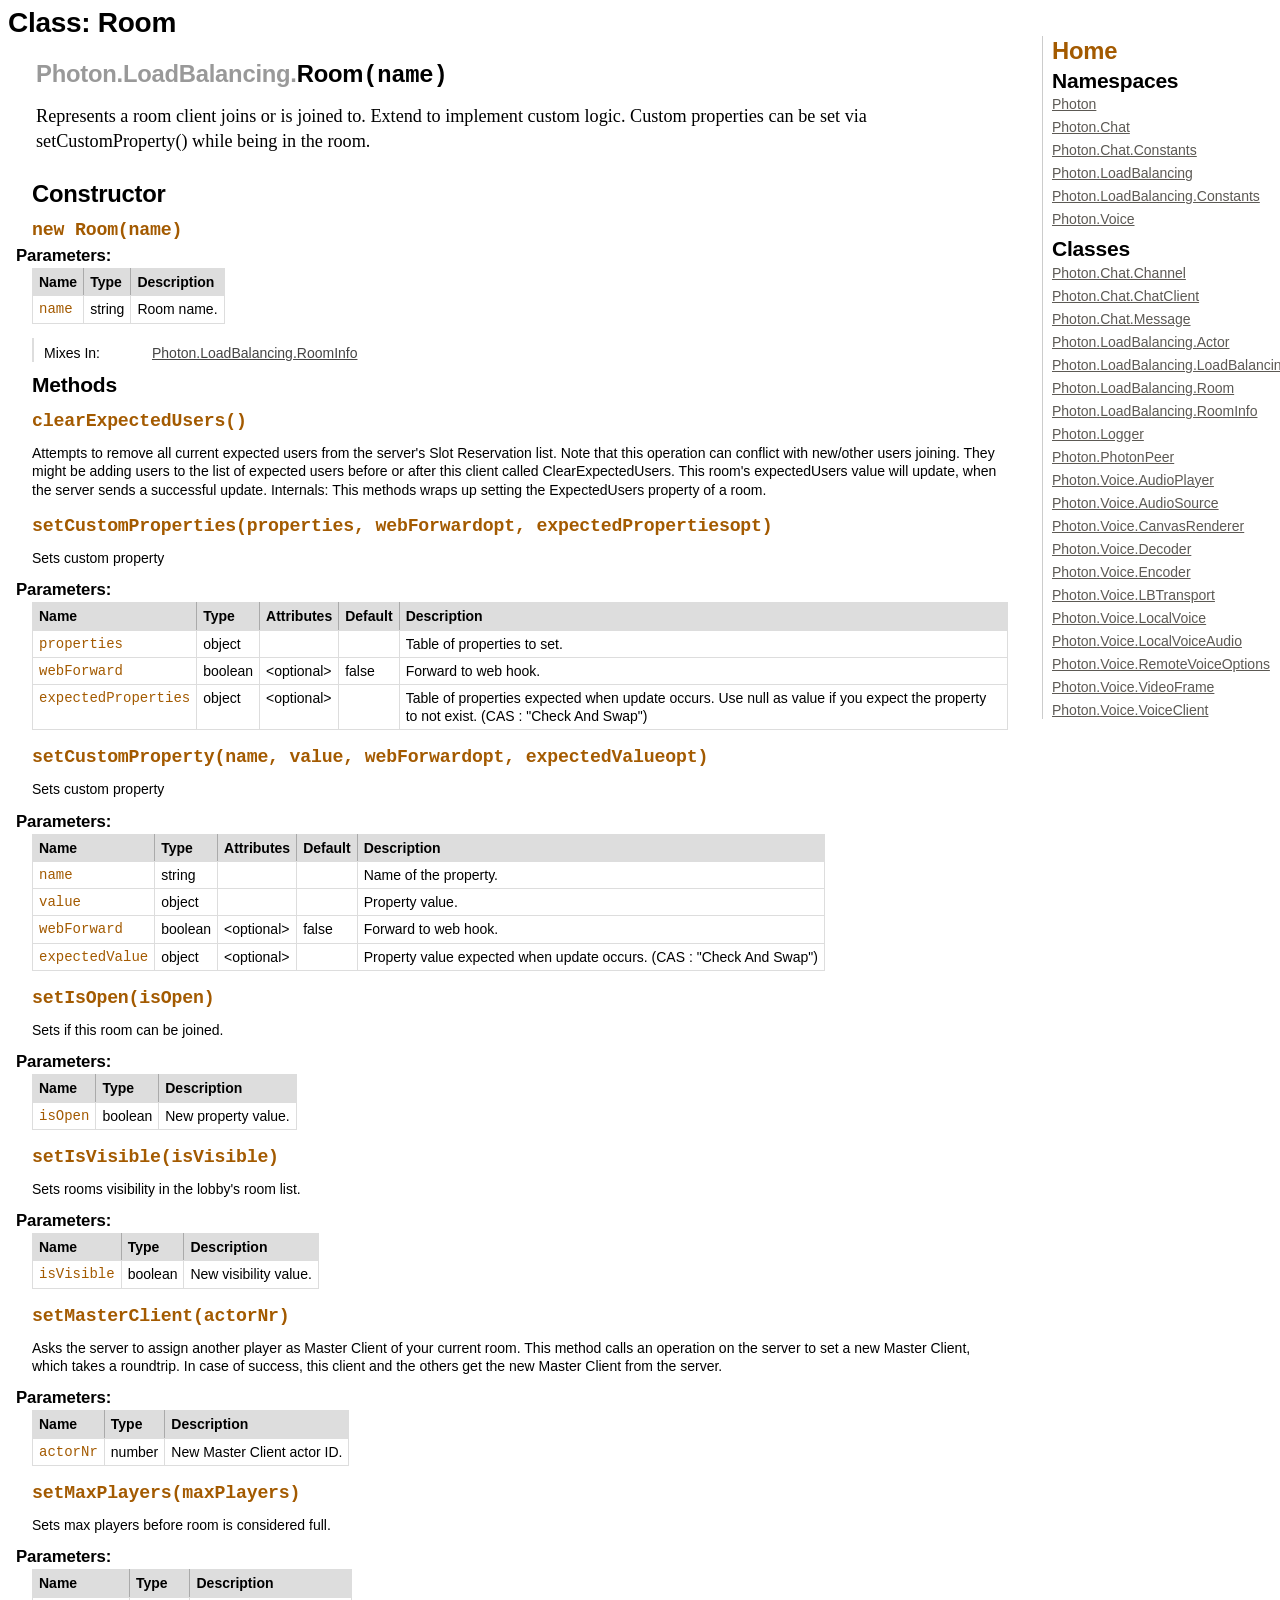
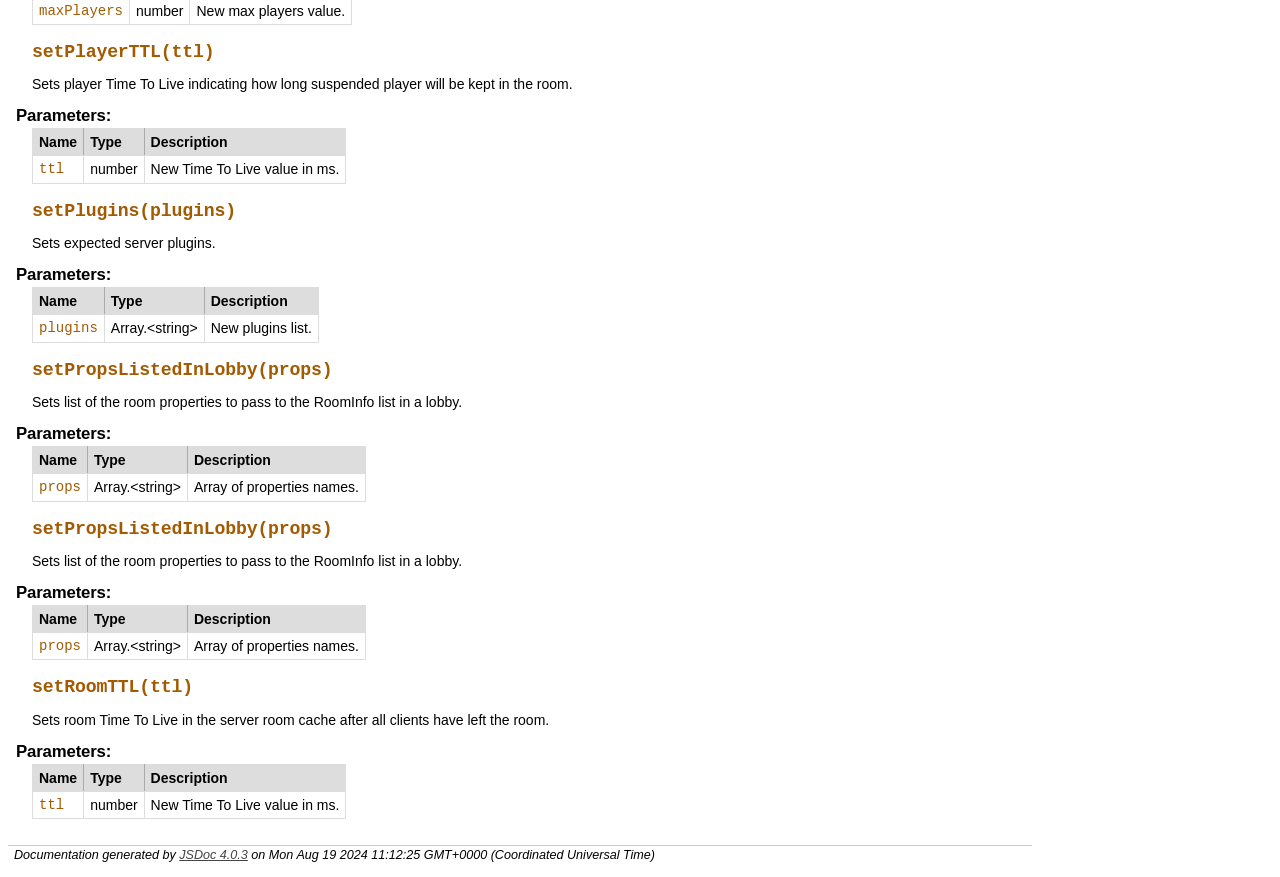
<file: photon-javascript-sdk_v4-3-1-0/doc/Photon.LoadBalancing.Room.html>
<!DOCTYPE html>
<html lang="en">
<head>
    <meta charset="utf-8">
    <title>JSDoc: Class: Room</title>

    <script src="scripts/prettify/prettify.js"> </script>
    <script src="scripts/prettify/lang-css.js"> </script>
    <!--[if lt IE 9]>
      <script src="//html5shiv.googlecode.com/svn/trunk/html5.js"></script>
    <![endif]-->
    <link type="text/css" rel="stylesheet" href="styles/prettify-tomorrow.css">
    <link type="text/css" rel="stylesheet" href="styles/jsdoc-default.css">
</head>

<body>

<div id="main">

    <h1 class="page-title">Class: Room</h1>

    




<section>

<header>
    
        <h2><span class="attribs"><span class="type-signature"></span></span>
            <span class="ancestors"><a href="Photon.html">Photon</a><a href="Photon.LoadBalancing.html">.LoadBalancing</a>.</span>Room<span class="signature">(name)</span><span class="type-signature"></span></h2>
        
            <div class="class-description">Represents a room client joins or is joined to. Extend to implement custom logic. Custom properties can be set via setCustomProperty() while being in the room.</div>
        
    
</header>

<article>
    <div class="container-overview">
    
        

    
    <h2>Constructor</h2>
    

    
    <h4 class="name" id="Room"><span class="type-signature"></span>new Room<span class="signature">(name)</span><span class="type-signature"></span></h4>
    

    











    <h5>Parameters:</h5>
    

<table class="params">
    <thead>
    <tr>
        
        <th>Name</th>
        

        <th>Type</th>

        

        

        <th class="last">Description</th>
    </tr>
    </thead>

    <tbody>
    

        <tr>
            
                <td class="name"><code>name</code></td>
            

            <td class="type">
            
                
<span class="param-type">string</span>


            
            </td>

            

            

            <td class="description last">Room name.</td>
        </tr>

    
    </tbody>
</table>






<dl class="details">

    

    

    

    

    

    

    
        <dt class="mixes">Mixes In:</dt>

        <dd class="mixes"><ul>
        
            <li><a href="Photon.LoadBalancing.RoomInfo.html">Photon.LoadBalancing.RoomInfo</a></li>
        
        </ul></dd>
    

    

    

    

    

    

    

    

    

    
</dl>




















    
    </div>

    

    

    

    

    

    

    

    
        <h3 class="subsection-title">Methods</h3>

        
            

    

    
    <h4 class="name" id="clearExpectedUsers"><span class="type-signature"></span>clearExpectedUsers<span class="signature">()</span><span class="type-signature"></span></h4>
    

    
    <p class="summary">Attempts to remove all current expected users from the server's Slot Reservation list.
                Note that this operation can conflict with new/other users joining. They might be
                adding users to the list of expected users before or after this client called ClearExpectedUsers.
                This room's expectedUsers value will update, when the server sends a successful update.
                Internals: This methods wraps up setting the ExpectedUsers property of a room.</p>
    















<dl class="details">

    

    

    

    

    

    

    

    

    

    

    

    

    

    

    

    
</dl>




















        
            

    

    
    <h4 class="name" id="setCustomProperties"><span class="type-signature"></span>setCustomProperties<span class="signature">(properties, webForward<span class="signature-attributes">opt</span>, expectedProperties<span class="signature-attributes">opt</span>)</span><span class="type-signature"></span></h4>
    

    
    <p class="summary">Sets custom property</p>
    











    <h5>Parameters:</h5>
    

<table class="params">
    <thead>
    <tr>
        
        <th>Name</th>
        

        <th>Type</th>

        
        <th>Attributes</th>
        

        
        <th>Default</th>
        

        <th class="last">Description</th>
    </tr>
    </thead>

    <tbody>
    

        <tr>
            
                <td class="name"><code>properties</code></td>
            

            <td class="type">
            
                
<span class="param-type">object</span>


            
            </td>

            
                <td class="attributes">
                

                

                
                </td>
            

            
                <td class="default">
                
                </td>
            

            <td class="description last">Table of properties to set.</td>
        </tr>

    

        <tr>
            
                <td class="name"><code>webForward</code></td>
            

            <td class="type">
            
                
<span class="param-type">boolean</span>


            
            </td>

            
                <td class="attributes">
                
                    &lt;optional><br>
                

                

                
                </td>
            

            
                <td class="default">
                
                    false
                
                </td>
            

            <td class="description last">Forward to web hook.</td>
        </tr>

    

        <tr>
            
                <td class="name"><code>expectedProperties</code></td>
            

            <td class="type">
            
                
<span class="param-type">object</span>


            
            </td>

            
                <td class="attributes">
                
                    &lt;optional><br>
                

                

                
                </td>
            

            
                <td class="default">
                
                </td>
            

            <td class="description last">Table of properties expected when update occurs. Use null as value if you expect the property to not exist. (CAS : "Check And Swap")</td>
        </tr>

    
    </tbody>
</table>






<dl class="details">

    

    

    

    

    

    

    

    

    

    

    

    

    

    

    

    
</dl>




















        
            

    

    
    <h4 class="name" id="setCustomProperty"><span class="type-signature"></span>setCustomProperty<span class="signature">(name, value, webForward<span class="signature-attributes">opt</span>, expectedValue<span class="signature-attributes">opt</span>)</span><span class="type-signature"></span></h4>
    

    
    <p class="summary">Sets custom property</p>
    











    <h5>Parameters:</h5>
    

<table class="params">
    <thead>
    <tr>
        
        <th>Name</th>
        

        <th>Type</th>

        
        <th>Attributes</th>
        

        
        <th>Default</th>
        

        <th class="last">Description</th>
    </tr>
    </thead>

    <tbody>
    

        <tr>
            
                <td class="name"><code>name</code></td>
            

            <td class="type">
            
                
<span class="param-type">string</span>


            
            </td>

            
                <td class="attributes">
                

                

                
                </td>
            

            
                <td class="default">
                
                </td>
            

            <td class="description last">Name of the property.</td>
        </tr>

    

        <tr>
            
                <td class="name"><code>value</code></td>
            

            <td class="type">
            
                
<span class="param-type">object</span>


            
            </td>

            
                <td class="attributes">
                

                

                
                </td>
            

            
                <td class="default">
                
                </td>
            

            <td class="description last">Property value.</td>
        </tr>

    

        <tr>
            
                <td class="name"><code>webForward</code></td>
            

            <td class="type">
            
                
<span class="param-type">boolean</span>


            
            </td>

            
                <td class="attributes">
                
                    &lt;optional><br>
                

                

                
                </td>
            

            
                <td class="default">
                
                    false
                
                </td>
            

            <td class="description last">Forward to web hook.</td>
        </tr>

    

        <tr>
            
                <td class="name"><code>expectedValue</code></td>
            

            <td class="type">
            
                
<span class="param-type">object</span>


            
            </td>

            
                <td class="attributes">
                
                    &lt;optional><br>
                

                

                
                </td>
            

            
                <td class="default">
                
                </td>
            

            <td class="description last">Property value expected when update occurs. (CAS : "Check And Swap")</td>
        </tr>

    
    </tbody>
</table>






<dl class="details">

    

    

    

    

    

    

    

    

    

    

    

    

    

    

    

    
</dl>




















        
            

    

    
    <h4 class="name" id="setIsOpen"><span class="type-signature"></span>setIsOpen<span class="signature">(isOpen)</span><span class="type-signature"></span></h4>
    

    
    <p class="summary">Sets if this room can be joined.</p>
    











    <h5>Parameters:</h5>
    

<table class="params">
    <thead>
    <tr>
        
        <th>Name</th>
        

        <th>Type</th>

        

        

        <th class="last">Description</th>
    </tr>
    </thead>

    <tbody>
    

        <tr>
            
                <td class="name"><code>isOpen</code></td>
            

            <td class="type">
            
                
<span class="param-type">boolean</span>


            
            </td>

            

            

            <td class="description last">New property value.</td>
        </tr>

    
    </tbody>
</table>






<dl class="details">

    

    

    

    

    

    

    

    

    

    

    

    

    

    

    

    
</dl>




















        
            

    

    
    <h4 class="name" id="setIsVisible"><span class="type-signature"></span>setIsVisible<span class="signature">(isVisible)</span><span class="type-signature"></span></h4>
    

    
    <p class="summary">Sets rooms visibility in the lobby's room list.</p>
    











    <h5>Parameters:</h5>
    

<table class="params">
    <thead>
    <tr>
        
        <th>Name</th>
        

        <th>Type</th>

        

        

        <th class="last">Description</th>
    </tr>
    </thead>

    <tbody>
    

        <tr>
            
                <td class="name"><code>isVisible</code></td>
            

            <td class="type">
            
                
<span class="param-type">boolean</span>


            
            </td>

            

            

            <td class="description last">New visibility value.</td>
        </tr>

    
    </tbody>
</table>






<dl class="details">

    

    

    

    

    

    

    

    

    

    

    

    

    

    

    

    
</dl>




















        
            

    

    
    <h4 class="name" id="setMasterClient"><span class="type-signature"></span>setMasterClient<span class="signature">(actorNr)</span><span class="type-signature"></span></h4>
    

    
    <p class="summary">Asks the server to assign another player as Master Client of your current room.
                This method calls an operation on the server to set a new Master Client, which takes a roundtrip.
                In case of success, this client and the others get the new Master Client from the server.</p>
    











    <h5>Parameters:</h5>
    

<table class="params">
    <thead>
    <tr>
        
        <th>Name</th>
        

        <th>Type</th>

        

        

        <th class="last">Description</th>
    </tr>
    </thead>

    <tbody>
    

        <tr>
            
                <td class="name"><code>actorNr</code></td>
            

            <td class="type">
            
                
<span class="param-type">number</span>


            
            </td>

            

            

            <td class="description last">New Master Client actor ID.</td>
        </tr>

    
    </tbody>
</table>






<dl class="details">

    

    

    

    

    

    

    

    

    

    

    

    

    

    

    

    
</dl>




















        
            

    

    
    <h4 class="name" id="setMaxPlayers"><span class="type-signature"></span>setMaxPlayers<span class="signature">(maxPlayers)</span><span class="type-signature"></span></h4>
    

    
    <p class="summary">Sets max players before room is considered full.</p>
    











    <h5>Parameters:</h5>
    

<table class="params">
    <thead>
    <tr>
        
        <th>Name</th>
        

        <th>Type</th>

        

        

        <th class="last">Description</th>
    </tr>
    </thead>

    <tbody>
    

        <tr>
            
                <td class="name"><code>maxPlayers</code></td>
            

            <td class="type">
            
                
<span class="param-type">number</span>


            
            </td>

            

            

            <td class="description last">New max players value.</td>
        </tr>

    
    </tbody>
</table>






<dl class="details">

    

    

    

    

    

    

    

    

    

    

    

    

    

    

    

    
</dl>




















        
            

    

    
    <h4 class="name" id="setPlayerTTL"><span class="type-signature"></span>setPlayerTTL<span class="signature">(ttl)</span><span class="type-signature"></span></h4>
    

    
    <p class="summary">Sets player Time To Live indicating how long suspended player will be kept in the room.</p>
    











    <h5>Parameters:</h5>
    

<table class="params">
    <thead>
    <tr>
        
        <th>Name</th>
        

        <th>Type</th>

        

        

        <th class="last">Description</th>
    </tr>
    </thead>

    <tbody>
    

        <tr>
            
                <td class="name"><code>ttl</code></td>
            

            <td class="type">
            
                
<span class="param-type">number</span>


            
            </td>

            

            

            <td class="description last">New Time To Live value in ms.</td>
        </tr>

    
    </tbody>
</table>






<dl class="details">

    

    

    

    

    

    

    

    

    

    

    

    

    

    

    

    
</dl>




















        
            

    

    
    <h4 class="name" id="setPlugins"><span class="type-signature"></span>setPlugins<span class="signature">(plugins)</span><span class="type-signature"></span></h4>
    

    
    <p class="summary">Sets expected server plugins.</p>
    











    <h5>Parameters:</h5>
    

<table class="params">
    <thead>
    <tr>
        
        <th>Name</th>
        

        <th>Type</th>

        

        

        <th class="last">Description</th>
    </tr>
    </thead>

    <tbody>
    

        <tr>
            
                <td class="name"><code>plugins</code></td>
            

            <td class="type">
            
                
<span class="param-type">Array.&lt;string></span>


            
            </td>

            

            

            <td class="description last">New plugins list.</td>
        </tr>

    
    </tbody>
</table>






<dl class="details">

    

    

    

    

    

    

    

    

    

    

    

    

    

    

    

    
</dl>




















        
            

    

    
    <h4 class="name" id="setPropsListedInLobby"><span class="type-signature"></span>setPropsListedInLobby<span class="signature">(props)</span><span class="type-signature"></span></h4>
    

    
    <p class="summary">Sets list of the room properties to pass to the RoomInfo list in a lobby.</p>
    











    <h5>Parameters:</h5>
    

<table class="params">
    <thead>
    <tr>
        
        <th>Name</th>
        

        <th>Type</th>

        

        

        <th class="last">Description</th>
    </tr>
    </thead>

    <tbody>
    

        <tr>
            
                <td class="name"><code>props</code></td>
            

            <td class="type">
            
                
<span class="param-type">Array.&lt;string></span>


            
            </td>

            

            

            <td class="description last">Array of properties names.</td>
        </tr>

    
    </tbody>
</table>






<dl class="details">

    

    

    

    

    

    

    

    

    

    

    

    

    

    

    

    
</dl>




















        
            

    

    
    <h4 class="name" id="setPropsListedInLobby"><span class="type-signature"></span>setPropsListedInLobby<span class="signature">(props)</span><span class="type-signature"></span></h4>
    

    
    <p class="summary">Sets list of the room properties to pass to the RoomInfo list in a lobby.</p>
    











    <h5>Parameters:</h5>
    

<table class="params">
    <thead>
    <tr>
        
        <th>Name</th>
        

        <th>Type</th>

        

        

        <th class="last">Description</th>
    </tr>
    </thead>

    <tbody>
    

        <tr>
            
                <td class="name"><code>props</code></td>
            

            <td class="type">
            
                
<span class="param-type">Array.&lt;string></span>


            
            </td>

            

            

            <td class="description last">Array of properties names.</td>
        </tr>

    
    </tbody>
</table>






<dl class="details">

    

    

    

    

    

    

    

    

    

    

    

    

    

    

    

    
</dl>




















        
            

    

    
    <h4 class="name" id="setRoomTTL"><span class="type-signature"></span>setRoomTTL<span class="signature">(ttl)</span><span class="type-signature"></span></h4>
    

    
    <p class="summary">Sets room Time To Live in the server room cache after all clients have left the room.</p>
    











    <h5>Parameters:</h5>
    

<table class="params">
    <thead>
    <tr>
        
        <th>Name</th>
        

        <th>Type</th>

        

        

        <th class="last">Description</th>
    </tr>
    </thead>

    <tbody>
    

        <tr>
            
                <td class="name"><code>ttl</code></td>
            

            <td class="type">
            
                
<span class="param-type">number</span>


            
            </td>

            

            

            <td class="description last">New Time To Live value in ms.</td>
        </tr>

    
    </tbody>
</table>






<dl class="details">

    

    

    

    

    

    

    

    

    

    

    

    

    

    

    

    
</dl>




















        
    

    

    
</article>

</section>




</div>

<nav>
    <h2><a href="index.html">Home</a></h2><h3>Namespaces</h3><ul><li><a href="Photon.html">Photon</a></li><li><a href="Photon.Chat.html">Photon.Chat</a></li><li><a href="Photon.Chat.Constants.html">Photon.Chat.Constants</a></li><li><a href="Photon.LoadBalancing.html">Photon.LoadBalancing</a></li><li><a href="Photon.LoadBalancing.Constants.html">Photon.LoadBalancing.Constants</a></li><li><a href="Photon.Voice.html">Photon.Voice</a></li></ul><h3>Classes</h3><ul><li><a href="Photon.Chat.Channel.html">Photon.Chat.Channel</a></li><li><a href="Photon.Chat.ChatClient.html">Photon.Chat.ChatClient</a></li><li><a href="Photon.Chat.Message.html">Photon.Chat.Message</a></li><li><a href="Photon.LoadBalancing.Actor.html">Photon.LoadBalancing.Actor</a></li><li><a href="Photon.LoadBalancing.LoadBalancingClient.html">Photon.LoadBalancing.LoadBalancingClient</a></li><li><a href="Photon.LoadBalancing.Room.html">Photon.LoadBalancing.Room</a></li><li><a href="Photon.LoadBalancing.RoomInfo.html">Photon.LoadBalancing.RoomInfo</a></li><li><a href="Photon.Logger.html">Photon.Logger</a></li><li><a href="Photon.PhotonPeer.html">Photon.PhotonPeer</a></li><li><a href="Photon.Voice.AudioPlayer.html">Photon.Voice.AudioPlayer</a></li><li><a href="Photon.Voice.AudioSource.html">Photon.Voice.AudioSource</a></li><li><a href="Photon.Voice.CanvasRenderer.html">Photon.Voice.CanvasRenderer</a></li><li><a href="Photon.Voice.Decoder.html">Photon.Voice.Decoder</a></li><li><a href="Photon.Voice.Encoder.html">Photon.Voice.Encoder</a></li><li><a href="Photon.Voice.LBTransport.html">Photon.Voice.LBTransport</a></li><li><a href="Photon.Voice.LocalVoice.html">Photon.Voice.LocalVoice</a></li><li><a href="Photon.Voice.LocalVoiceAudio.html">Photon.Voice.LocalVoiceAudio</a></li><li><a href="Photon.Voice.RemoteVoiceOptions.html">Photon.Voice.RemoteVoiceOptions</a></li><li><a href="Photon.Voice.VideoFrame.html">Photon.Voice.VideoFrame</a></li><li><a href="Photon.Voice.VoiceClient.html">Photon.Voice.VoiceClient</a></li></ul>
</nav>

<br class="clear">

<footer>
    Documentation generated by <a href="https://github.com/jsdoc/jsdoc">JSDoc 4.0.3</a> on Mon Aug 19 2024 11:12:25 GMT+0000 (Coordinated Universal Time)
</footer>

<script> prettyPrint(); </script>
<script src="scripts/linenumber.js"> </script>
</body>
</html>
</file>
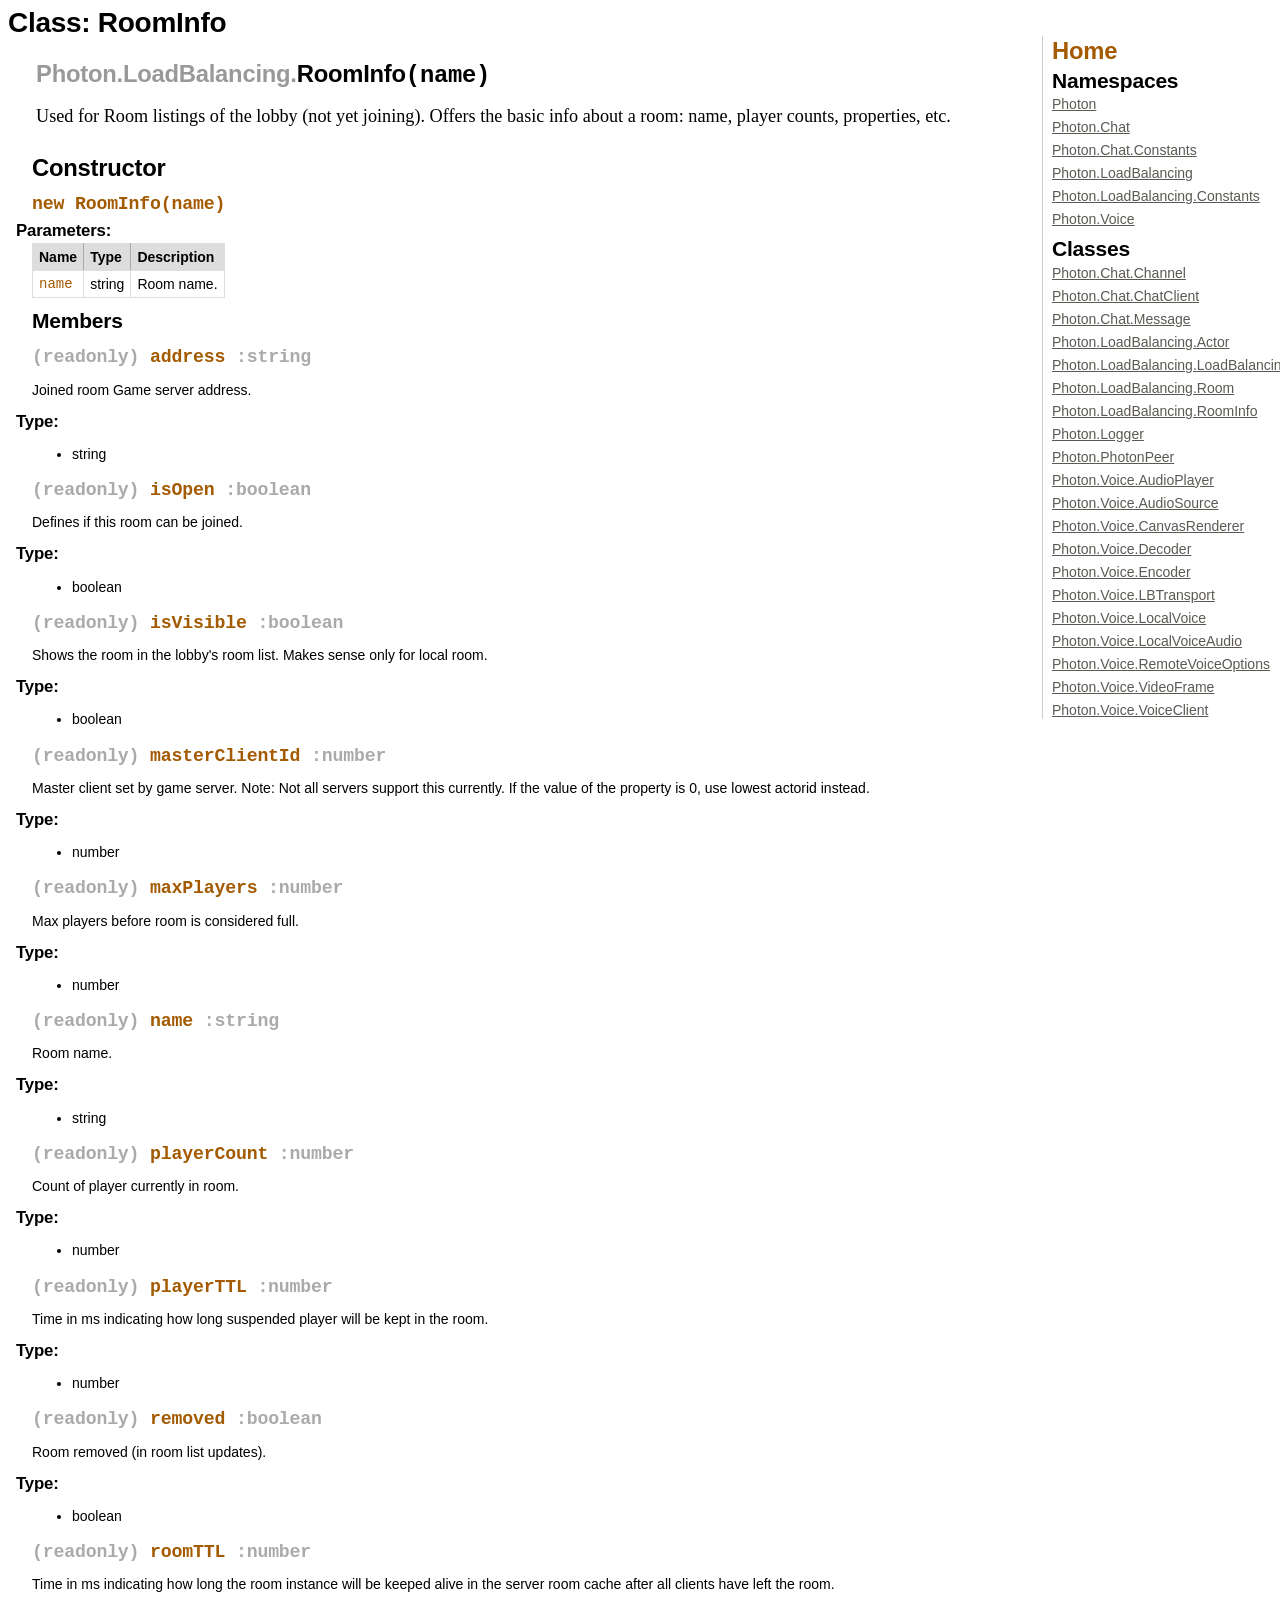
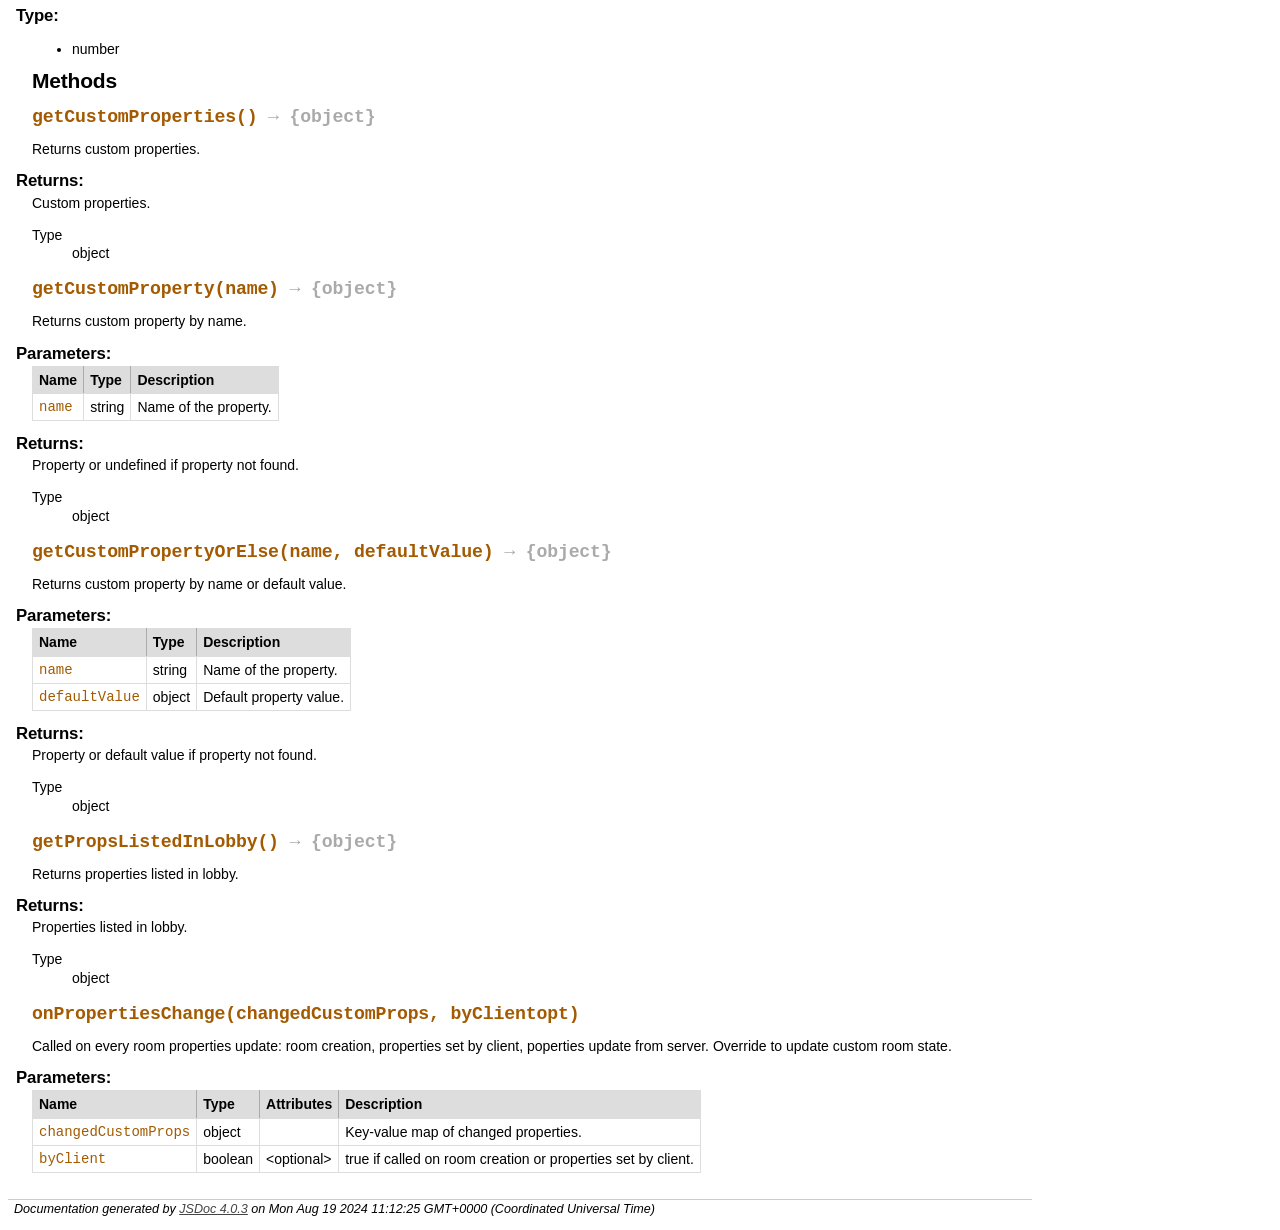
<file: photon-javascript-sdk_v4-3-1-0/doc/Photon.LoadBalancing.RoomInfo.html>
<!DOCTYPE html>
<html lang="en">
<head>
    <meta charset="utf-8">
    <title>JSDoc: Class: RoomInfo</title>

    <script src="scripts/prettify/prettify.js"> </script>
    <script src="scripts/prettify/lang-css.js"> </script>
    <!--[if lt IE 9]>
      <script src="//html5shiv.googlecode.com/svn/trunk/html5.js"></script>
    <![endif]-->
    <link type="text/css" rel="stylesheet" href="styles/prettify-tomorrow.css">
    <link type="text/css" rel="stylesheet" href="styles/jsdoc-default.css">
</head>

<body>

<div id="main">

    <h1 class="page-title">Class: RoomInfo</h1>

    




<section>

<header>
    
        <h2><span class="attribs"><span class="type-signature"></span></span>
            <span class="ancestors"><a href="Photon.html">Photon</a><a href="Photon.LoadBalancing.html">.LoadBalancing</a>.</span>RoomInfo<span class="signature">(name)</span><span class="type-signature"></span></h2>
        
            <div class="class-description">Used for Room listings of the lobby (not yet joining). Offers the basic info about a room: name, player counts, properties, etc.</div>
        
    
</header>

<article>
    <div class="container-overview">
    
        

    
    <h2>Constructor</h2>
    

    
    <h4 class="name" id="RoomInfo"><span class="type-signature"></span>new RoomInfo<span class="signature">(name)</span><span class="type-signature"></span></h4>
    

    











    <h5>Parameters:</h5>
    

<table class="params">
    <thead>
    <tr>
        
        <th>Name</th>
        

        <th>Type</th>

        

        

        <th class="last">Description</th>
    </tr>
    </thead>

    <tbody>
    

        <tr>
            
                <td class="name"><code>name</code></td>
            

            <td class="type">
            
                
<span class="param-type">string</span>


            
            </td>

            

            

            <td class="description last">Room name.</td>
        </tr>

    
    </tbody>
</table>






<dl class="details">

    

    

    

    

    

    

    

    

    

    

    

    

    

    

    

    
</dl>




















    
    </div>

    

    

    

    

    

    

    
        <h3 class="subsection-title">Members</h3>

        
            
<h4 class="name" id="address"><span class="type-signature">(readonly) </span>address<span class="type-signature"> :string</span></h4>


<p class="summary">Joined room Game server address.</p>





    <h5>Type:</h5>
    <ul>
        <li>
            
<span class="param-type">string</span>


        </li>
    </ul>





<dl class="details">

    

    

    

    

    

    

    

    

    

    

    

    

    

    

    

    
</dl>






        
            
<h4 class="name" id="isOpen"><span class="type-signature">(readonly) </span>isOpen<span class="type-signature"> :boolean</span></h4>


<p class="summary">Defines if this room can be joined.</p>





    <h5>Type:</h5>
    <ul>
        <li>
            
<span class="param-type">boolean</span>


        </li>
    </ul>





<dl class="details">

    

    

    

    

    

    

    

    

    

    

    

    

    

    

    

    
</dl>






        
            
<h4 class="name" id="isVisible"><span class="type-signature">(readonly) </span>isVisible<span class="type-signature"> :boolean</span></h4>


<p class="summary">Shows the room in the lobby's room list. Makes sense only for local room.</p>





    <h5>Type:</h5>
    <ul>
        <li>
            
<span class="param-type">boolean</span>


        </li>
    </ul>





<dl class="details">

    

    

    

    

    

    

    

    

    

    

    

    

    

    

    

    
</dl>






        
            
<h4 class="name" id="masterClientId"><span class="type-signature">(readonly) </span>masterClientId<span class="type-signature"> :number</span></h4>


<p class="summary">Master client set by game server. Note: Not all servers support this currently. If the value of the property is 0, use lowest actorid instead.</p>





    <h5>Type:</h5>
    <ul>
        <li>
            
<span class="param-type">number</span>


        </li>
    </ul>





<dl class="details">

    

    

    

    

    

    

    

    

    

    

    

    

    

    

    

    
</dl>






        
            
<h4 class="name" id="maxPlayers"><span class="type-signature">(readonly) </span>maxPlayers<span class="type-signature"> :number</span></h4>


<p class="summary">Max players before room is considered full.</p>





    <h5>Type:</h5>
    <ul>
        <li>
            
<span class="param-type">number</span>


        </li>
    </ul>





<dl class="details">

    

    

    

    

    

    

    

    

    

    

    

    

    

    

    

    
</dl>






        
            
<h4 class="name" id="name"><span class="type-signature">(readonly) </span>name<span class="type-signature"> :string</span></h4>


<p class="summary">Room name.</p>





    <h5>Type:</h5>
    <ul>
        <li>
            
<span class="param-type">string</span>


        </li>
    </ul>





<dl class="details">

    

    

    

    

    

    

    

    

    

    

    

    

    

    

    

    
</dl>






        
            
<h4 class="name" id="playerCount"><span class="type-signature">(readonly) </span>playerCount<span class="type-signature"> :number</span></h4>


<p class="summary">Count of player currently in room.</p>





    <h5>Type:</h5>
    <ul>
        <li>
            
<span class="param-type">number</span>


        </li>
    </ul>





<dl class="details">

    

    

    

    

    

    

    

    

    

    

    

    

    

    

    

    
</dl>






        
            
<h4 class="name" id="playerTTL"><span class="type-signature">(readonly) </span>playerTTL<span class="type-signature"> :number</span></h4>


<p class="summary">Time in ms indicating how long suspended player will be kept in the room.</p>





    <h5>Type:</h5>
    <ul>
        <li>
            
<span class="param-type">number</span>


        </li>
    </ul>





<dl class="details">

    

    

    

    

    

    

    

    

    

    

    

    

    

    

    

    
</dl>






        
            
<h4 class="name" id="removed"><span class="type-signature">(readonly) </span>removed<span class="type-signature"> :boolean</span></h4>


<p class="summary">Room removed (in room list updates).</p>





    <h5>Type:</h5>
    <ul>
        <li>
            
<span class="param-type">boolean</span>


        </li>
    </ul>





<dl class="details">

    

    

    

    

    

    

    

    

    

    

    

    

    

    

    

    
</dl>






        
            
<h4 class="name" id="roomTTL"><span class="type-signature">(readonly) </span>roomTTL<span class="type-signature"> :number</span></h4>


<p class="summary">Time in ms indicating how long the room instance will be keeped alive in the server room cache after all clients have left the room.</p>





    <h5>Type:</h5>
    <ul>
        <li>
            
<span class="param-type">number</span>


        </li>
    </ul>





<dl class="details">

    

    

    

    

    

    

    

    

    

    

    

    

    

    

    

    
</dl>






        
    

    
        <h3 class="subsection-title">Methods</h3>

        
            

    

    
    <h4 class="name" id="getCustomProperties"><span class="type-signature"></span>getCustomProperties<span class="signature">()</span><span class="type-signature"> &rarr; {object}</span></h4>
    

    
    <p class="summary">Returns custom properties.</p>
    















<dl class="details">

    

    

    

    

    

    

    

    

    

    

    

    

    

    

    

    
</dl>















<h5>Returns:</h5>

        
<div class="param-desc">
    Custom properties.
</div>



<dl>
    <dt>
        Type
    </dt>
    <dd>
        
<span class="param-type">object</span>


    </dd>
</dl>

    





        
            

    

    
    <h4 class="name" id="getCustomProperty"><span class="type-signature"></span>getCustomProperty<span class="signature">(name)</span><span class="type-signature"> &rarr; {object}</span></h4>
    

    
    <p class="summary">Returns custom property by name.</p>
    











    <h5>Parameters:</h5>
    

<table class="params">
    <thead>
    <tr>
        
        <th>Name</th>
        

        <th>Type</th>

        

        

        <th class="last">Description</th>
    </tr>
    </thead>

    <tbody>
    

        <tr>
            
                <td class="name"><code>name</code></td>
            

            <td class="type">
            
                
<span class="param-type">string</span>


            
            </td>

            

            

            <td class="description last">Name of the property.</td>
        </tr>

    
    </tbody>
</table>






<dl class="details">

    

    

    

    

    

    

    

    

    

    

    

    

    

    

    

    
</dl>















<h5>Returns:</h5>

        
<div class="param-desc">
    Property or undefined if property not found.
</div>



<dl>
    <dt>
        Type
    </dt>
    <dd>
        
<span class="param-type">object</span>


    </dd>
</dl>

    





        
            

    

    
    <h4 class="name" id="getCustomPropertyOrElse"><span class="type-signature"></span>getCustomPropertyOrElse<span class="signature">(name, defaultValue)</span><span class="type-signature"> &rarr; {object}</span></h4>
    

    
    <p class="summary">Returns custom property by name or default value.</p>
    











    <h5>Parameters:</h5>
    

<table class="params">
    <thead>
    <tr>
        
        <th>Name</th>
        

        <th>Type</th>

        

        

        <th class="last">Description</th>
    </tr>
    </thead>

    <tbody>
    

        <tr>
            
                <td class="name"><code>name</code></td>
            

            <td class="type">
            
                
<span class="param-type">string</span>


            
            </td>

            

            

            <td class="description last">Name of the property.</td>
        </tr>

    

        <tr>
            
                <td class="name"><code>defaultValue</code></td>
            

            <td class="type">
            
                
<span class="param-type">object</span>


            
            </td>

            

            

            <td class="description last">Default property value.</td>
        </tr>

    
    </tbody>
</table>






<dl class="details">

    

    

    

    

    

    

    

    

    

    

    

    

    

    

    

    
</dl>















<h5>Returns:</h5>

        
<div class="param-desc">
    Property or default value if property not found.
</div>



<dl>
    <dt>
        Type
    </dt>
    <dd>
        
<span class="param-type">object</span>


    </dd>
</dl>

    





        
            

    

    
    <h4 class="name" id="getPropsListedInLobby"><span class="type-signature"></span>getPropsListedInLobby<span class="signature">()</span><span class="type-signature"> &rarr; {object}</span></h4>
    

    
    <p class="summary">Returns properties listed in lobby.</p>
    















<dl class="details">

    

    

    

    

    

    

    

    

    

    

    

    

    

    

    

    
</dl>















<h5>Returns:</h5>

        
<div class="param-desc">
    Properties listed in lobby.
</div>



<dl>
    <dt>
        Type
    </dt>
    <dd>
        
<span class="param-type">object</span>


    </dd>
</dl>

    





        
            

    

    
    <h4 class="name" id="onPropertiesChange"><span class="type-signature"></span>onPropertiesChange<span class="signature">(changedCustomProps, byClient<span class="signature-attributes">opt</span>)</span><span class="type-signature"></span></h4>
    

    
    <p class="summary">Called on every room properties update: room creation, properties set by client, poperties update from server.
                Override to update custom room state.</p>
    











    <h5>Parameters:</h5>
    

<table class="params">
    <thead>
    <tr>
        
        <th>Name</th>
        

        <th>Type</th>

        
        <th>Attributes</th>
        

        

        <th class="last">Description</th>
    </tr>
    </thead>

    <tbody>
    

        <tr>
            
                <td class="name"><code>changedCustomProps</code></td>
            

            <td class="type">
            
                
<span class="param-type">object</span>


            
            </td>

            
                <td class="attributes">
                

                

                
                </td>
            

            

            <td class="description last">Key-value map of changed properties.</td>
        </tr>

    

        <tr>
            
                <td class="name"><code>byClient</code></td>
            

            <td class="type">
            
                
<span class="param-type">boolean</span>


            
            </td>

            
                <td class="attributes">
                
                    &lt;optional><br>
                

                

                
                </td>
            

            

            <td class="description last">true if called on room creation or properties set by client.</td>
        </tr>

    
    </tbody>
</table>






<dl class="details">

    

    

    

    

    

    

    

    

    

    

    

    

    

    

    

    
</dl>




















        
    

    

    
</article>

</section>




</div>

<nav>
    <h2><a href="index.html">Home</a></h2><h3>Namespaces</h3><ul><li><a href="Photon.html">Photon</a></li><li><a href="Photon.Chat.html">Photon.Chat</a></li><li><a href="Photon.Chat.Constants.html">Photon.Chat.Constants</a></li><li><a href="Photon.LoadBalancing.html">Photon.LoadBalancing</a></li><li><a href="Photon.LoadBalancing.Constants.html">Photon.LoadBalancing.Constants</a></li><li><a href="Photon.Voice.html">Photon.Voice</a></li></ul><h3>Classes</h3><ul><li><a href="Photon.Chat.Channel.html">Photon.Chat.Channel</a></li><li><a href="Photon.Chat.ChatClient.html">Photon.Chat.ChatClient</a></li><li><a href="Photon.Chat.Message.html">Photon.Chat.Message</a></li><li><a href="Photon.LoadBalancing.Actor.html">Photon.LoadBalancing.Actor</a></li><li><a href="Photon.LoadBalancing.LoadBalancingClient.html">Photon.LoadBalancing.LoadBalancingClient</a></li><li><a href="Photon.LoadBalancing.Room.html">Photon.LoadBalancing.Room</a></li><li><a href="Photon.LoadBalancing.RoomInfo.html">Photon.LoadBalancing.RoomInfo</a></li><li><a href="Photon.Logger.html">Photon.Logger</a></li><li><a href="Photon.PhotonPeer.html">Photon.PhotonPeer</a></li><li><a href="Photon.Voice.AudioPlayer.html">Photon.Voice.AudioPlayer</a></li><li><a href="Photon.Voice.AudioSource.html">Photon.Voice.AudioSource</a></li><li><a href="Photon.Voice.CanvasRenderer.html">Photon.Voice.CanvasRenderer</a></li><li><a href="Photon.Voice.Decoder.html">Photon.Voice.Decoder</a></li><li><a href="Photon.Voice.Encoder.html">Photon.Voice.Encoder</a></li><li><a href="Photon.Voice.LBTransport.html">Photon.Voice.LBTransport</a></li><li><a href="Photon.Voice.LocalVoice.html">Photon.Voice.LocalVoice</a></li><li><a href="Photon.Voice.LocalVoiceAudio.html">Photon.Voice.LocalVoiceAudio</a></li><li><a href="Photon.Voice.RemoteVoiceOptions.html">Photon.Voice.RemoteVoiceOptions</a></li><li><a href="Photon.Voice.VideoFrame.html">Photon.Voice.VideoFrame</a></li><li><a href="Photon.Voice.VoiceClient.html">Photon.Voice.VoiceClient</a></li></ul>
</nav>

<br class="clear">

<footer>
    Documentation generated by <a href="https://github.com/jsdoc/jsdoc">JSDoc 4.0.3</a> on Mon Aug 19 2024 11:12:25 GMT+0000 (Coordinated Universal Time)
</footer>

<script> prettyPrint(); </script>
<script src="scripts/linenumber.js"> </script>
</body>
</html>
</file>
<file: css/styles.css>
/* --- GLOBAL STYLES START --- */
@import url('https://fonts.googleapis.com/css2?family=Baloo+2:wght@400..800&display=swap');

* {
    margin: 0;
    padding: 0;
    box-sizing: border-box;
    font-family: "Baloo 2", sans-serif;
    font-optical-sizing: auto;
    font-weight: 600;
    font-style: normal;

}

body {
    display: flex;
    justify-content: space-around;
    align-items: center;
    flex-direction: column;
    background-image: url("./../img/garden2.jpg");
    background-size: cover;
    background-repeat: repeat;
    min-height: 100vh;

}

body {
    -webkit-user-select: none;
    -moz-user-select: none;
    -ms-user-select: none;
    user-select: none;
}

/* Disable right-click context menu */
body {
    -webkit-touch-callout: none;
    -webkit-user-select: none;
    -khtml-user-select: none;
    -moz-user-select: none;
    -ms-user-select: none;
}

table {
    background: white;
}

table tr td {
    padding: 8px;
}

button {
    padding: 8px;
}

/* --- GLOBAL STYLES END --- */


.menu__container {
    position: relative;
    top: 130%;
    padding: 20px;
    width: 360px;
    display: flex;
    gap: 15px;
    flex-direction: column;
    z-index: 99;
}


@media (max-width: 768px) {
    .menu__container {
        padding: 15px;
        gap: 10px;

        width: 260px;

    }
}

@media (max-width: 480px) {
    .menu__container {
        padding: 10px;
        gap: 5px;
        width: 100%;
        width: 160px;

    }
}


.menu__container button {
    padding: 16px;
    background: rgb(43, 139, 19);
    color: white;
    text-transform: uppercase;
    box-shadow: none;
    transform: skew(0deg, 0deg);
    font-size: 1.4em;
}


#playground {
    position: relative;
    display: none;
    width: 100%;
    z-index: 99;
}


#boardWrapper {
    position: relative;
    height: 0px;
    padding-top: 100%;
    background-color: blue;
}

#gameBoard {
    position: absolute;
    top: 0;
    left: 0;
    width: 100%;
    height: 100%;
    background-image: url("./../img/bg.jpg");
    background-repeat: no-repeat;
    background-size: cover;
}

#gameBoard::before {
    content: '';
    position: absolute;
    width: 100%;
    height: 100%;
    background-color: saddlebrown;
    z-index: -1;
    transform: scale(1.075);
    border-radius: 8px;
}



.controller {
    position: fixed;
    top: 0px;
    left: 0px;
    display: flex;
    flex-direction: column;
    gap: 10px;
    background: saddlebrown;
    padding: 10px;
    border-radius: 10px;
}

.controller button {
    width: 80%;
    height: 80%;
    border-radius: 50%;
}

.controller button:disabled {
    opacity: 0.25;
}

#gameController {
    position: absolute;
    bottom: 0px;
    right: -110px;
    background-color: saddlebrown;
    padding: 15px;
    border-radius: 10px;
}

#gamePodium {

    display: none;
    gap: 15px;
    flex-direction: column;
    position: absolute;
    top: -10px;
    left: -110px;
    /* background-color: rgba(255, 255, 255, 0.85); */
    background: linear-gradient(0deg, saddlebrown, saddlebrown);
    padding-top: 10px;
    padding-bottom: 10px;
    border-radius: 5px;
    border: 5px solid saddlebrown;
}

#gamePodium .podium {
    position: static !important;
    width: 50px;
    height: 50px;
    border-radius: 50%;
}




#superplay:disabled {
    opacity: 0;
}

#startingLinePlayers {
    position: absolute;
    background-color: saddlebrown;
}


#superplay {
    width: 50px;
    height: 50px;
    border: none;
    padding: 0;
    background-color: transparent;
    border-radius: 5px;

}

#dice1,
#dice2 {
    width: 50px;
    height: 50px;
    background-image: url("./../img/dice.webp");
    background-position: 380px 110px;
    background-size: 396px;
    border-radius: 5px;
    border: 1px solid black;
}

.tray1 {
    /* position: absolute;
    bottom: -110px;
    left: -10px;
    width: 200px;
    height: 80px;
    padding: 20px;

    background-color: #c98a47;
    border: 0px solid #82532a;
    border-radius: 50px;
    display: flex;
    justify-content: center;
    align-items: center;
    gap: 20px; */

    position: absolute;
    bottom: -25%;
    left: -10px;
    width: 60%;
    height: 20%;
    padding: 20px;
    background-color: #c98a47;
    border: 0px solid #82532a;
    border-radius: 50px;
    display: flex;
    justify-content: center;
    align-items: center;
    gap: 20px;
}



.tray2 {

    position: absolute;
    top: -25%;
    right: -10px;
    width: 60%;
    height: 20%;
    padding: 20px;

    background-color: #c98a47;
    border: 0px solid #82532a;
    border-radius: 50px;
    display: flex;
    justify-content: center;
    align-items: center;
    gap: 20px;
}

/* .playerImg1 {
    background-color: #4CAF50;
    border: none;
    color: white;
    padding: 10px 20px;
    text-align: center;
    text-decoration: none;
    display: inline-block;
    font-size: 14px;
    margin: 4px 2px;
    cursor: pointer;
    border-radius: 5px;
    box-shadow: 0 2px 5px rgba(0, 0, 0, 0.1);
    transition: all 0.2s ease-in-out;
} */

.playerImg1 {
    background-color: #4CAF50;
    border: none;
    color: white;
    padding: 2% 4%;
    /* Adjust padding as a percentage of the parent container */
    text-align: center;
    text-decoration: none;
    display: inline-block;
    font-size: 0.8em;
    /* Font size relative to the parent element */
    margin: 1% 0.5%;
    /* Adjust margin as a percentage */
    cursor: pointer;
    border-radius: 0.5em;
    /* Border radius relative to font size */
    box-shadow: 0 0.2em 0.5em rgba(0, 0, 0, 0.1);
    /* Box shadow relative to font size */
    transition: all 0.2s ease-in-out;
}


/* .player {
    position: absolute;
    bottom: -95px;
    left: 0px;
    background-image: url("./../img/pieces.jpg");
    background-repeat: no-repeat;
    background-size: 195px 120px;
    background-position: 0px 0px; 
    width: 50px;
    height: 50px;
    border-radius: 50%;
    transform: scale(0.7);
    border-radius: 50%; */
/* animation-name: rotate;
    animation-duration: 5s;
    animation-iteration-count: infinite;
    animation-timing-function: linear; */
/* z-index: 1;
    
} */

.player {
    width: 8vw;
    /* Width relative to viewport width */
    height: 8vw;
    /* Height relative to viewport width */
    position: absolute;
    bottom: -20%;
    /* Position relative to parent */
    left: 0;
    background-repeat: no-repeat;
    background-size: contain;
    background-position: center;
    border-radius: 50%;
    transform: scale(0.7);
    z-index: 1;

}

.player .player-name {
    position: absolute;
    top: -25px;
    left: 0;
    padding: 2px;
    background: white;
    border-radius: 5px;
}

.player::before {
    content: '';
    position: absolute;
    width: 100%;
    height: 100%;
    z-index: -1;

}

.player.active {
    box-shadow: 0px 0px 7px 4px goldenrod;
    animation-name: animate;
    animation-duration: 1s;
    animation-iteration-count: infinite;
    animation-timing-function: linear;
}

@keyframes animate {
    0% {
        /* transform: scale(0.7) rotate(0deg); */
        box-shadow: 0px 0px 0px 0px goldenrod;
        transform: scale(0.7);
    }


    50% {
        box-shadow: 0px 0px 5px 6px goldenrod;
        transform: scale(0.6);

    }

    100% {
        /* transform: scale(0.7) rotate(360deg); */
        box-shadow: 0px 0px 0px 0px goldenrod;
        transform: scale(0.7);
    }
}

@keyframes rotate {
    0% {
        transform: scale(0.7) rotate(0deg);
    }

    100% {
        transform: scale(0.7) rotate(360deg);
    }
}


#red {
    background: red;
    border: 1px solid white;
}

#green {
    background: green;
    border: 1px solid white;
}

/* 
#blue {
    background: blue;
    border: 1px solid white;
}

#yellow {
    background: yellow;
    border: 1px solid white;
} */

#computer {
    background: black;
    border: 1px solid white;
}

#resetBtn {
    position: fixed;
    border: 1px solid rgb(206 212 204);
    background-color: rgb(206 212 204);
    border-radius: 50%;
    display: flex;
    justify-content: center;
    align-items: center;
    left: 10px;
    top: 15px;
    opacity: 0;
    z-index: 100;
}

#redPlayerPiece {
    /* background-position-y: -70px; */
    background-image: url("./../img/red.jpg");

    /* background-size: 120px 90px; */
}

#greenPlayerPiece {
    /* background-position-y: -70px;
    background-position-x: -70px;
    left: 50px; */
    background-image: url("./../img/green.jpg");

}

#computerPlayerPiece {
    /* left: 50px;
    display: none; */
    background-image: url("./../img/green.jpg");

}



@media screen and (min-width: 0px) {
    #playground {
        padding: 95px 20px;
        max-width: 340px;
        min-width: 175px;
    }


    #redPlayerPiece {
        width: 10%;
        height: 10%;
        position: absolute;
        bottom: -95px;
        left: 0px;
        background-image: url("./../img/red.jpg");
        background-repeat: no-repeat;
        background-size: contain;
        /* Auto-scale background image to fit the element */
        background-position: center;
        /* Center the background image */
        border-radius: 50%;
        transform: scale(0.7);
        z-index: 1;
    }

    #greenPlayerPiece {
        position: absolute;
        bottom: -95px;
        left: 0px;
        background-image: url("./../img/green.jpg");
        background-repeat: no-repeat;
        background-size: contain;
        /* Auto-scale background image to fit the element */
        background-position: center;
        /* Center the background image */
        border-radius: 50%;
        transform: scale(0.7);
        z-index: 1;
        width: 10%;
        height: 10%;

    }



    #computerPlayerPiece {

        width: 10%;
        height: 10%;
        position: absolute;
        bottom: -95px;
        left: 0px;
        background-image: url("./../img/green.jpg");
        background-repeat: no-repeat;
        background-size: contain;
        /* Auto-scale background image to fit the element */
        background-position: center;
        /* Center the background image */
        border-radius: 50%;
        transform: scale(0.7);
        z-index: 1;
    }


    .controller {
        /* position: absolute;
        flex-direction: row;
        left: 50%;
        top: unset;
        bottom: -80px;
        transform: translateX(-50%);
        justify-content: center;
        gap: 15px; */

        position: absolute;
        flex-direction: row;
        left: 80%;
        top: unset;
        bottom: 5.4%;
        transform: translateX(-60%);
        justify-content: center;
        gap: 10%;
    }

    #gameController {
        display: flex;
        align-items: center;
        right: -17px;
        bottom: -110px;
        gap: 10px;
        flex-direction: row-reverse;
        width: 107%;
    }

    #gamePodium {
        flex-direction: row;
        left: -20px;
        top: -110px;
    }

}



/* Ensure the body covers the full viewport */
html,
body {
    margin: 0;
    padding: 0;
    height: 100%;
    width: 100%;
    overflow: hidden;
    /* Optional: hides scrollbars during loading */
}

/* Loader styles */
.loader {
    /* border: 16px solid #f3f3f3; */
    /* Light grey */
    /* border-top: 16px solid #3498db; */
    /* Blue */
    /* border-radius: 50%; */
    /* width: 120px; */
    /* height: 120px; */
    font-size: 1.8em;
    position: fixed;
    color: white;
    /* top: 50%;
    left: 50%; */
    /* transform: translate(-50%, -50%); */
    /* animation: spin 1.5s linear infinite; */
    z-index: 1000;
    /* Ensure it is above other content */
    display: none;
    /* Hide loader initially */
}


#loader-container {
    position: fixed;
    top: 0;
    left: 0;
    width: 100%;
    height: 100%;
    background-color: rgb(0 0 0 / 70%);
    /* Dark transparent background */
    display: flex;
    justify-content: center;
    align-items: center;
    z-index: 1000;
    /* Ensure it is above other content */
    display: none;
    /* Initially hide the loader */
}


/* Full screen white background during loading */

/* Show loader when body has 'loading' class */
.loader-container,
.loader {
    display: block;
}



.popup {

    opacity: 0;
    transition: opacity 0.3s ease;

    display: flex;
    justify-content: center;
    align-items: center;
    position: fixed;
    /* Change to fixed for better responsiveness */
    width: 100%;
    height: 100%;
    /* background-color: rgba(0, 0, 0, 0.5); */
    background-color: rgb(0 0 0 / 75%);
    z-index: 10000;
    top: 0;
    left: 0;


}

.popup-content {
    background-color: white;
    border-radius: 10px;
    padding: 5%;
    /* Increased padding for better spacing */
    text-align: center;
    box-shadow: 0 0 10px rgba(0, 0, 0, 0.1);
    /* position: relative; */
    /* max-width: 80%; */
    max-width: 600px;
    /* Ensure it doesn't exceed viewport width */
    /* max-height: 90%; */
    /* Ensure it doesn't exceed viewport height */
    overflow: auto;
    /* Handle overflow within the popup */
    /* width: 300px; */
    width: 85%;

    /* Default width */
    /* height: 200px; */
    height: auto;

    /* Default height */



  
}

.checkmark {
    margin-bottom: 20px;
}

.popup-content p {
    color: #8b5e5e;
    font-size: 1.5em;
    padding: 3%;
    /* Percentage padding */
    margin: 10% 0;
    /* margin: 50px 0; */
    /* Adjusted margins for smaller screens */
}

.close-btn {
    background-color: #ddd;
    color: black;
    /* padding: 10px 20px; */
    padding: 3%;
    /* Percentage padding */
    margin: 10% 0;
    border: none;
    border-radius: 5px;
    font-size: 1em;
    width: 100%;
    cursor: pointer;
}

.close-btn:hover {
    background-color: #333;
}





.popupBack {
    opacity: 0;
    transition: opacity 0.3s ease;
    position: fixed;
    top: 0;
    left: 0;
    width: 100%;
    height: 100%;
    /* background-color: rgba(0, 0, 0, 0.5);    */
     background-color: rgb(0 0 0 / 75%);

    display: flex;
    justify-content: center;
    align-items: center;
    z-index: 10000;
}

.popupBack-content {
    background-color: white;
    padding: 5%;
    /* Percentage padding */
    border-radius: 10px;
    /* Rounded corners */
    text-align: center;
    box-shadow: 0px 0px 10px rgba(0, 0, 0, 0.1);
    width: 85%;
    /* Percentage width */
    max-width: 500px;
    /* Optional max-width */
    height: auto;
    /* Height will adjust according to content */
}

.popupBack-button {
    background-color: #ddd;
    color: black;
    padding: 3%;
    /* Percentage padding */
    margin: 10% 0;
    /* Percentage margins */
    border: none;
    border-radius: 10px;
    cursor: pointer;
    font-size: 1em;
    /* Relative font size */
    width: 100%;
    /* Button takes full width of popupBack-content */
}

/* .popupBack-button:active {
    background-color: green;
    color: white;
} */
</file>
<file: photon-javascript-sdk_v4-3-1-0/doc/styles/prettify-tomorrow.css>
/* Tomorrow Theme */
/* Original theme - https://github.com/chriskempson/tomorrow-theme */
/* Pretty printing styles. Used with prettify.js. */
/* SPAN elements with the classes below are added by prettyprint. */
/* plain text */
.pln {
  color: #4d4d4c; }

@media screen {
  /* string content */
  .str {
    color: #718c00; }

  /* a keyword */
  .kwd {
    color: #8959a8; }

  /* a comment */
  .com {
    color: #8e908c; }

  /* a type name */
  .typ {
    color: #4271ae; }

  /* a literal value */
  .lit {
    color: #f5871f; }

  /* punctuation */
  .pun {
    color: #4d4d4c; }

  /* lisp open bracket */
  .opn {
    color: #4d4d4c; }

  /* lisp close bracket */
  .clo {
    color: #4d4d4c; }

  /* a markup tag name */
  .tag {
    color: #c82829; }

  /* a markup attribute name */
  .atn {
    color: #f5871f; }

  /* a markup attribute value */
  .atv {
    color: #3e999f; }

  /* a declaration */
  .dec {
    color: #f5871f; }

  /* a variable name */
  .var {
    color: #c82829; }

  /* a function name */
  .fun {
    color: #4271ae; } }
/* Use higher contrast and text-weight for printable form. */
@media print, projection {
  .str {
    color: #060; }

  .kwd {
    color: #006;
    font-weight: bold; }

  .com {
    color: #600;
    font-style: italic; }

  .typ {
    color: #404;
    font-weight: bold; }

  .lit {
    color: #044; }

  .pun, .opn, .clo {
    color: #440; }

  .tag {
    color: #006;
    font-weight: bold; }

  .atn {
    color: #404; }

  .atv {
    color: #060; } }
/* Style */
/*
pre.prettyprint {
  background: white;
  font-family: Consolas, Monaco, 'Andale Mono', monospace;
  font-size: 12px;
  line-height: 1.5;
  border: 1px solid #ccc;
  padding: 10px; }
*/

/* Specify class=linenums on a pre to get line numbering */
ol.linenums {
  margin-top: 0;
  margin-bottom: 0; }

/* IE indents via margin-left */
li.L0,
li.L1,
li.L2,
li.L3,
li.L4,
li.L5,
li.L6,
li.L7,
li.L8,
li.L9 {
  /* */ }

/* Alternate shading for lines */
li.L1,
li.L3,
li.L5,
li.L7,
li.L9 {
  /* */ }
</file>
<file: photon-javascript-sdk_v4-3-1-0/doc/styles/jsdoc-default.css>
html
{
    overflow: auto;
    background-color: #fff;
}

body
{
	font: 14px "DejaVu Sans Condensed", "Liberation Sans", "Nimbus Sans L", Tahoma, Geneva, "Helvetica Neue", Helvetica, Arial, sans serif;
	line-height: 130%;
	color: #000;
	background-color: #fff;
}

a {
    color: #444;
}

a:visited {
    color: #444;
}

a:active {
    color: #444;
}

header
{
	display: block;
	padding: 6px 4px;
}

.class-description {
	font-family: Palatino, 'Palatino Linotype', serif;
	font-size: 130%;
	line-height: 140%;
	margin-bottom: 1em;
	margin-top: 1em;
}

#main {
    float: left;
    width: 100%;
}

section
{
	display: block;
	
	background-color: #fff;
	padding: 12px 24px;
    border-bottom: 1px solid #ccc;
    margin-right: 240px;
}

.variation {
    display: none;
}

.optional:after {
	content: "opt";
	font-size: 60%;
	color: #aaa;
	font-style: italic;
	font-weight: lighter;
}

nav
{
	display: block;
	float: left;
    margin-left: -230px;
    margin-top: 28px;
    width: 220px;
    border-left: 1px solid #ccc;
    padding-left: 9px;
}

nav ul {
    font-family: 'Lucida Grande', 'Lucida Sans Unicode', arial, sans-serif;
    font-size: 100%;
    line-height: 17px;
    padding:0;
    margin:0;
    list-style-type:none;
}

nav h2 a, nav h2 a:visited {
    color: #A35A00;
    text-decoration: none;
}

nav h3 {
    margin-top: 12px;
}

nav li {
    margin-top: 6px;
}

nav a {
    color: #5C5954;
}

nav a:visited {
    color: #5C5954;
}

nav a:active {
    color: #5C5954;
}

footer {
    display: block;
    padding: 6px;
    margin-top: 12px;
    font-style: italic;
    font-size: 90%;
}

h1
{
	font-size: 200%;
	font-weight: bold;
	letter-spacing: -0.01em;
	margin: 6px 0 9px 0;
}

h2
{
	font-size: 170%;
	font-weight: bold;
	letter-spacing: -0.01em;
	margin: 6px 0 3px 0;
}

h3
{
	font-size: 150%;
	font-weight: bold;
	letter-spacing: -0.01em;
	margin-top: 16px;
	margin: 6px 0 3px 0;
}

h4
{
	font-size: 130%;
	font-weight: bold;
	letter-spacing: -0.01em;
	margin-top: 16px;
	margin: 18px 0 3px 0;
	color: #A35A00;
}

h5, .container-overview .subsection-title
{
	font-size: 120%;
	font-weight: bold;
	letter-spacing: -0.01em;
	margin: 8px 0 3px -16px;
}

h6
{
	font-size: 100%;
	letter-spacing: -0.01em;
	margin: 6px 0 3px 0;
	font-style: italic;
}

.ancestors { color: #999; }
.ancestors a
{
    color: #999 !important;
    text-decoration: none;
}

.important
{
	font-weight: bold;
	color: #950B02;
}

.yes-def {
    text-indent: -1000px;
}

.type-signature {
    color: #aaa;
}

.name, .signature {
	font-family: Consolas, "Lucida Console", Monaco, monospace;
}

.details { margin-top: 14px; }
.details dt { width:100px; float:left; border-left: 2px solid #DDD; padding-left: 10px;  padding-top: 6px; }
.details dd { margin-left: 50px; }
.details ul { margin: 0; }
.details ul { list-style-type: none; }
.details li { margin-left: 30px; padding-top: 6px; }

.description {
	margin-bottom: 1em;
	margin-left: -16px;
	margin-top: 1em;
}

.code-caption
{
	font-style: italic;
	font-family: Palatino, 'Palatino Linotype', serif;
	font-size: 107%;
	margin: 0;
}

.prettyprint
{
	border: 1px solid #ddd;
	width: 80%;
}

.prettyprint code
{
	font-family: Consolas, 'Lucida Console', Monaco, monospace;
	font-size: 100%;
	line-height: 18px;
	display: block;
	padding: 4px 12px;
	margin: 0;
	background-color: #fff;
	color: #000;
	border-left: 3px #ddd solid;
}

.params, .props
{
	border-spacing: 0;
	border: 0;
	border-collapse: collapse;
}

.params .name, .props .name, .name code {
	color: #A35A00;
	font-family: Consolas, 'Lucida Console', Monaco, monospace;
	font-size: 100%;
}

.params td, .params th, .props td, .props th
{
	border: 1px solid #ddd;
	margin: 0px;
	text-align: left;
	vertical-align: top;
	padding: 4px 6px;
	display: table-cell;
}

.params thead tr, .props thead tr
{
	background-color: #ddd;
	font-weight: bold;
}

.params .params thead tr, .props .props thead tr
{
	background-color: #fff;
	font-weight: bold;
}

.params th, .props th { border-right: 1px solid #aaa; }
.params thead .last, .props thead .last { border-right: 1px solid #ddd; }

.disabled {
    color: #454545;
}
</file>
